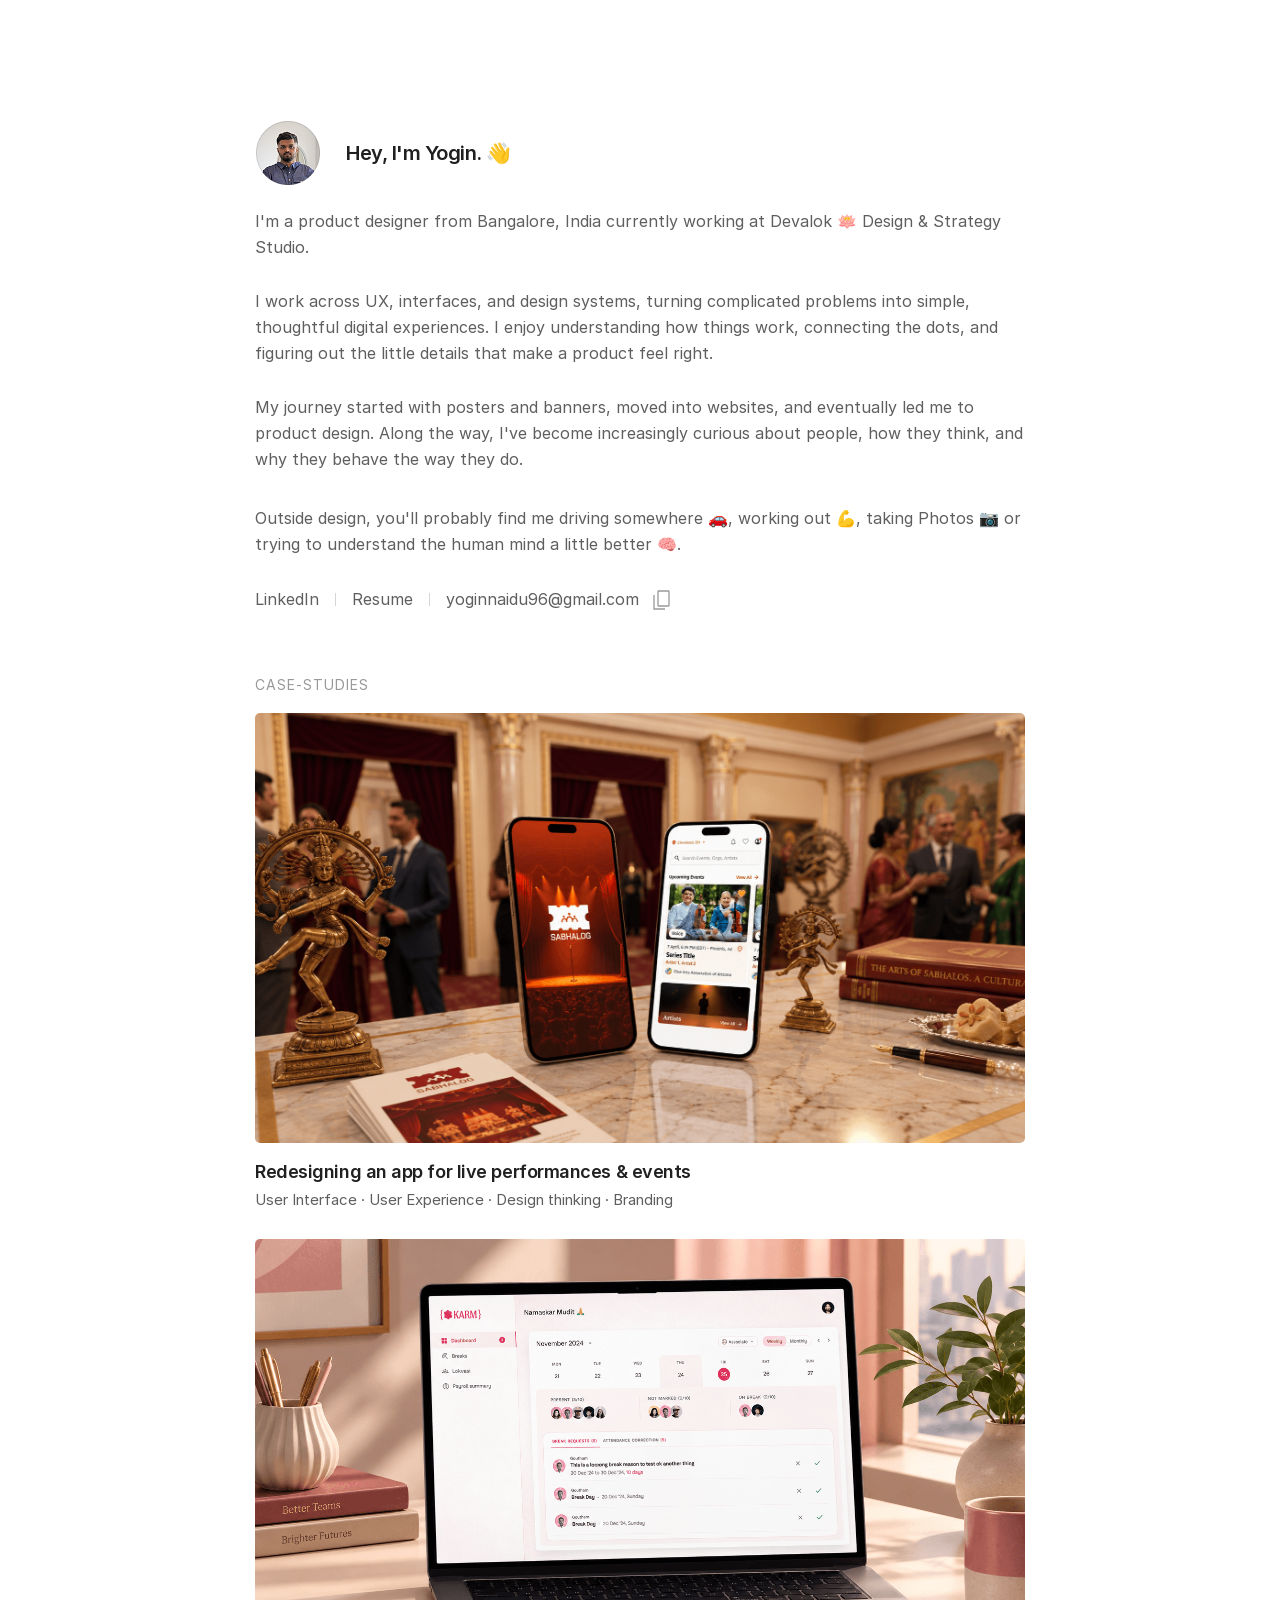
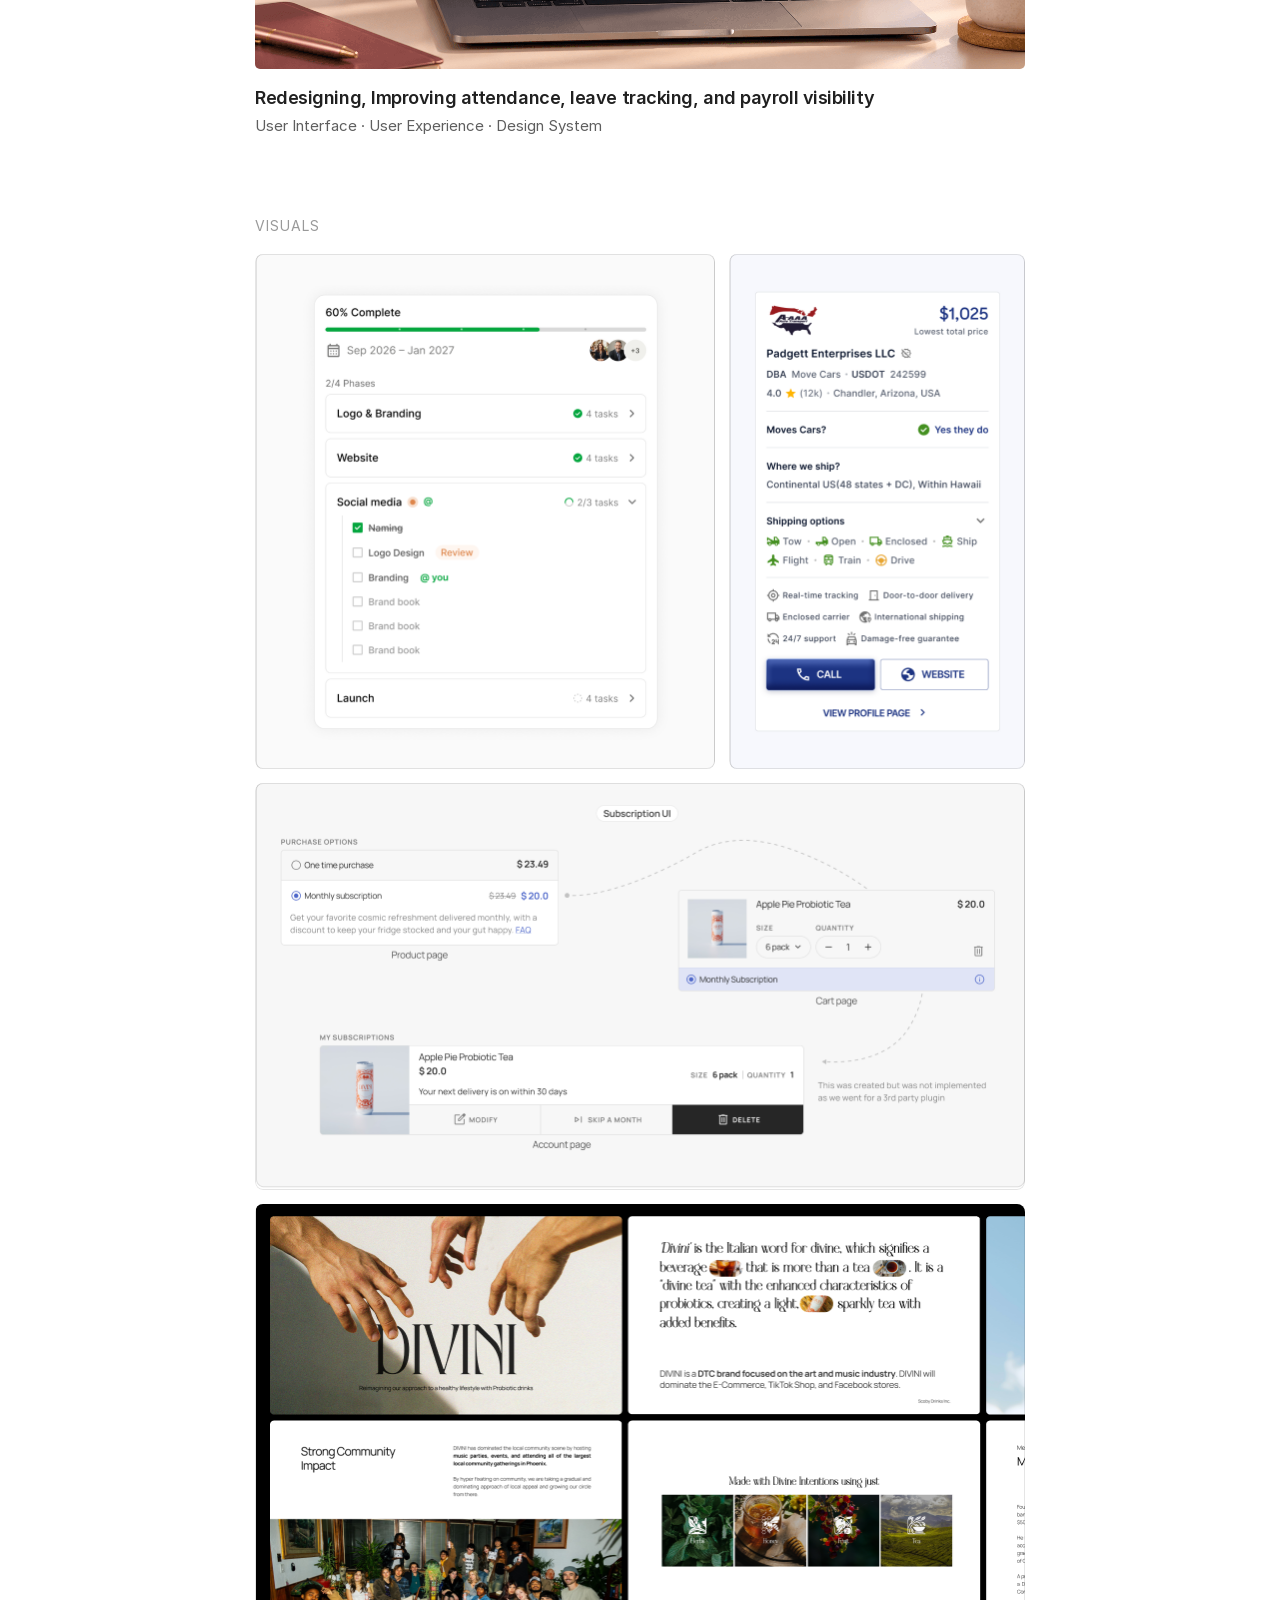
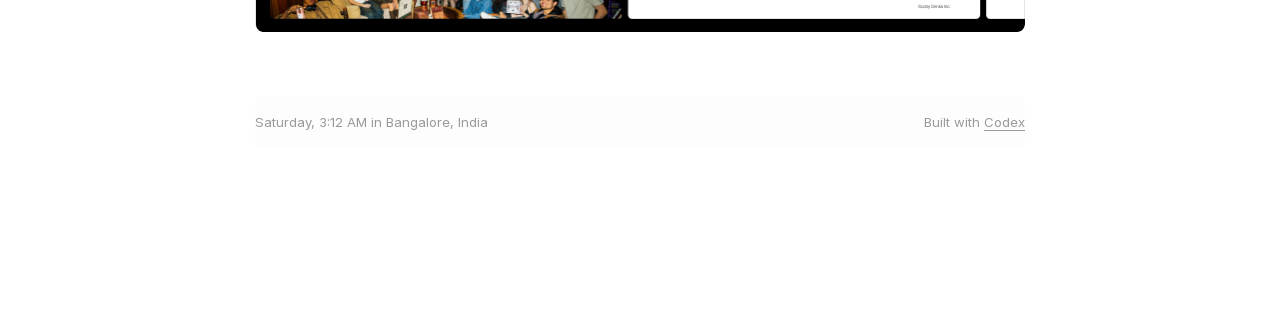
<file: index.html>
<!doctype html><html lang="en"><head><meta charset="UTF-8"><meta name="viewport" content="width=device-width,initial-scale=1"><title>Yogin — Product Designer</title><meta name="description" content="Yogin, a product designer from Bangalore working across UX, interfaces, and design systems."><link rel="stylesheet" href="style.css"></head><body>
<main><section class="intro"><div class="greeting"><img src="portrait.png" alt="Yogin" width="66" height="66"><h1>Hey, I'm Yogin. 👋</h1></div><div class="bio"><p>I'm a product designer from Bangalore, India currently working at <a href="https://devalok.in/" target="_blank" rel="noopener">Devalok 🪷 Design & Strategy Studio.</a></p><p>I work across UX, interfaces, and design systems, turning complicated problems into simple, thoughtful digital experiences. I enjoy understanding how things work, connecting the dots, and figuring out the little details that make a product feel right.</p><p>My journey started with posters and banners, moved into websites, and eventually led me to product design. Along the way, I've become increasingly curious about people, how they think, and why they behave the way they do.</p><p>Outside design, you'll probably find me driving somewhere 🚗, working out 💪, taking Photos 📷 or trying to understand the human mind a little better 🧠.</p></div><div class="contact-links"><a href="https://linkedin.com/in/contactyogins/" target="_blank" rel="noopener">LinkedIn</a><span class="divider"></span><a href="https://drive.google.com/file/d/1eOl78jkQSD7Cb9tSDRNxJt6uaEUkbofT/view?usp=sharing" target="_blank" rel="noopener">Resume</a><span class="divider"></span><a href="mailto:yoginnaidu96@gmail.com">yoginnaidu96@gmail.com</a><button id="copy-email" aria-label="Copy email address"><svg width="19" height="21" viewBox="0 0 19 21" aria-hidden="true"><rect x="6" y="2" width="11" height="15" rx=".5"/><path d="M13 20H2V6"/></svg></button><span id="copy-status" role="status"></span></div></section>
<section id="works" aria-labelledby="work-heading"><h2 class="section-label" id="work-heading">Case-studies</h2><a class="project" href="sabhalog.html"><img src="assets/loRuwwJJqiAyGA3d25DukJh90w.png" alt="Sabhalog mobile screens presented in a live performance setting" width="1678" height="937"><h3>Redesigning an app for live performances &amp; events</h3><p>User Interface · User Experience · Design thinking · Branding</p></a><a class="project" href="karm.html"><img src="assets/Xy5Z2av8AeMVnj5FiAiYWdoqyhY.png" alt="Karm platform for attendance, leave tracking, and payroll visibility" width="1536" height="1024"><h3>Redesigning, Improving attendance, leave tracking, and payroll visibility</h3><p>User Interface · User Experience · Design System</p></a></section>
<section id="visuals" aria-labelledby="visual-heading"><h2 class="section-label" id="visual-heading">Visuals</h2><div class="visual-grid"><figure><img src="assets/project-progress.png" alt="Project progress interface with expandable phases and task checklists" width="461" height="516" loading="lazy"></figure><figure><img src="assets/carrier-profile.png" alt="Vehicle carrier profile showing pricing, shipping options and contact actions" width="297" height="516" loading="lazy"></figure><figure class="wide"><img src="assets/subscription-ui.png" alt="Subscription UI connecting product purchase options, cart and subscription management" width="771" height="408" loading="lazy"></figure><figure class="wide"><img src="assets/divini-brand.png" alt="DIVINI brand presentation with editorial typography, photography and community storytelling" width="771" height="428" loading="lazy"></figure></div></section>
<footer><time id="local-time"></time><span>Built with <span class="stack">Codex</span></span></footer></main><script src="script.js"></script></body></html>
</file>
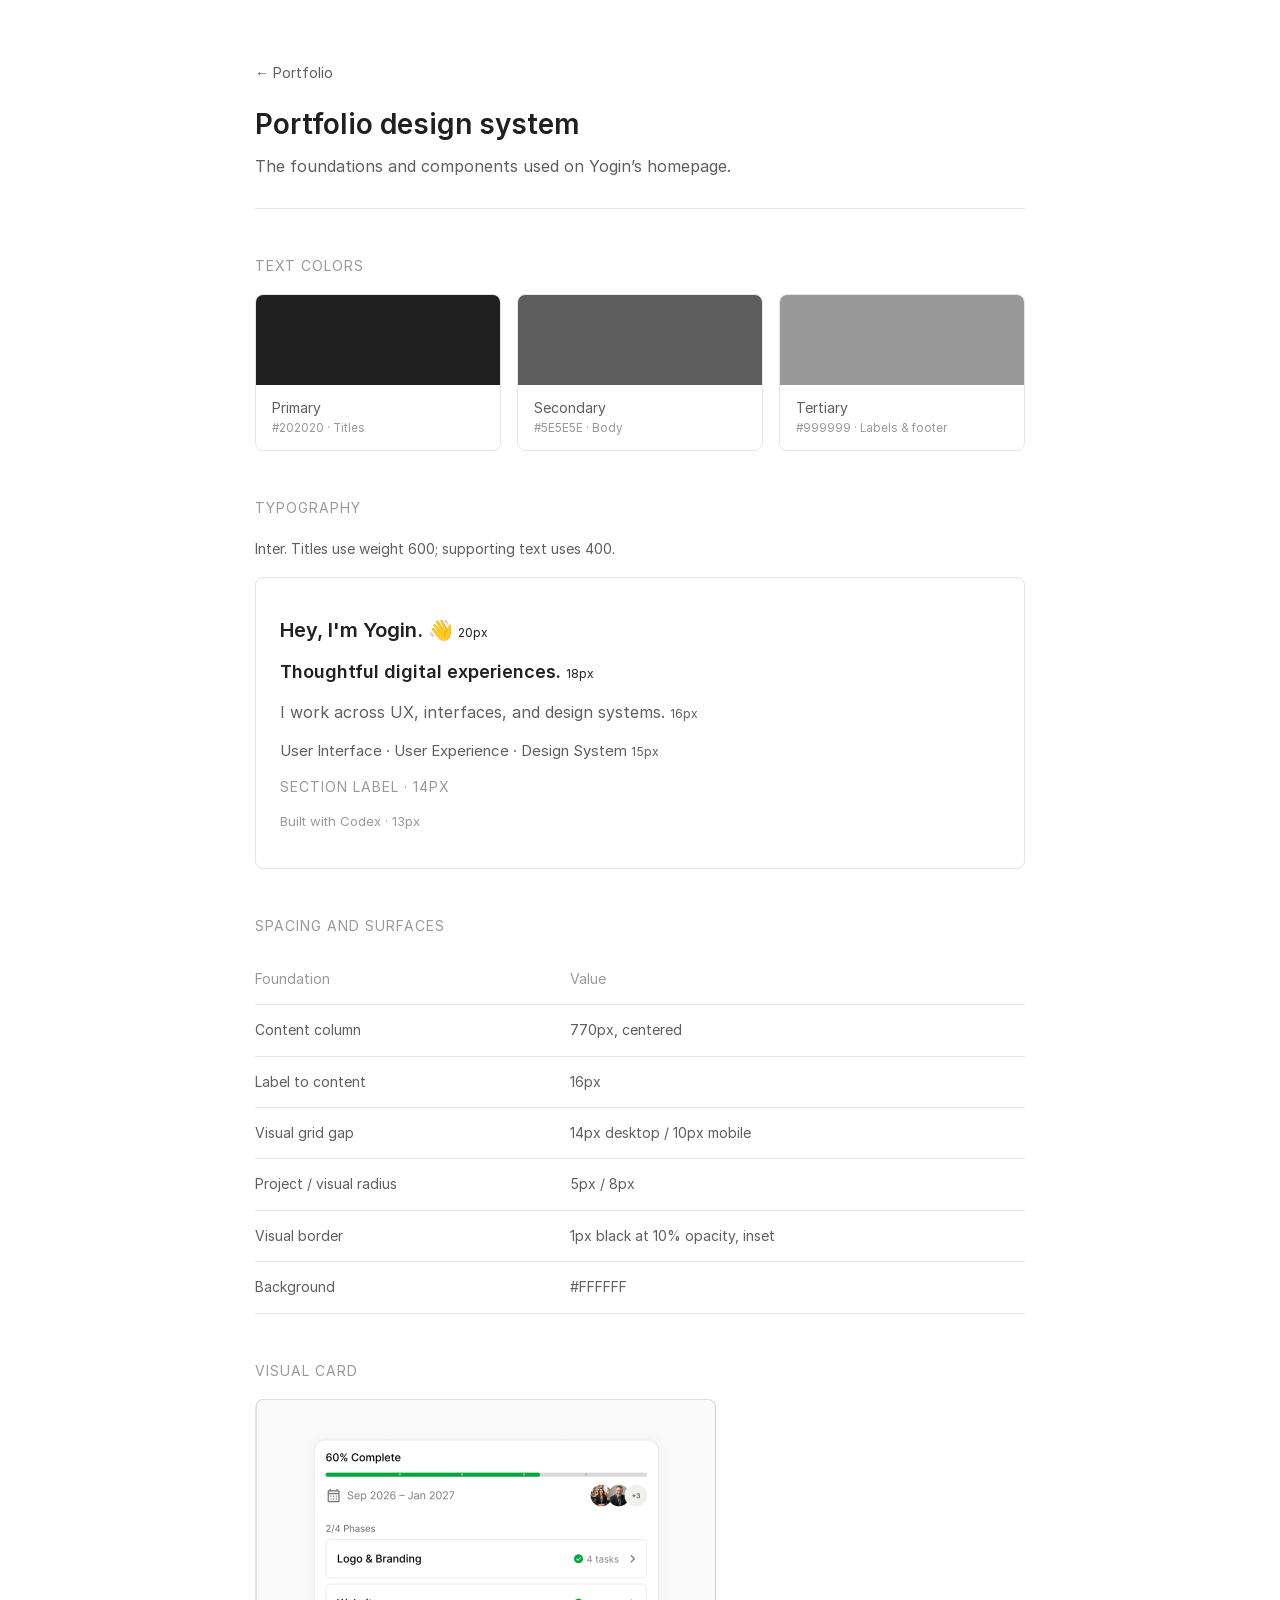
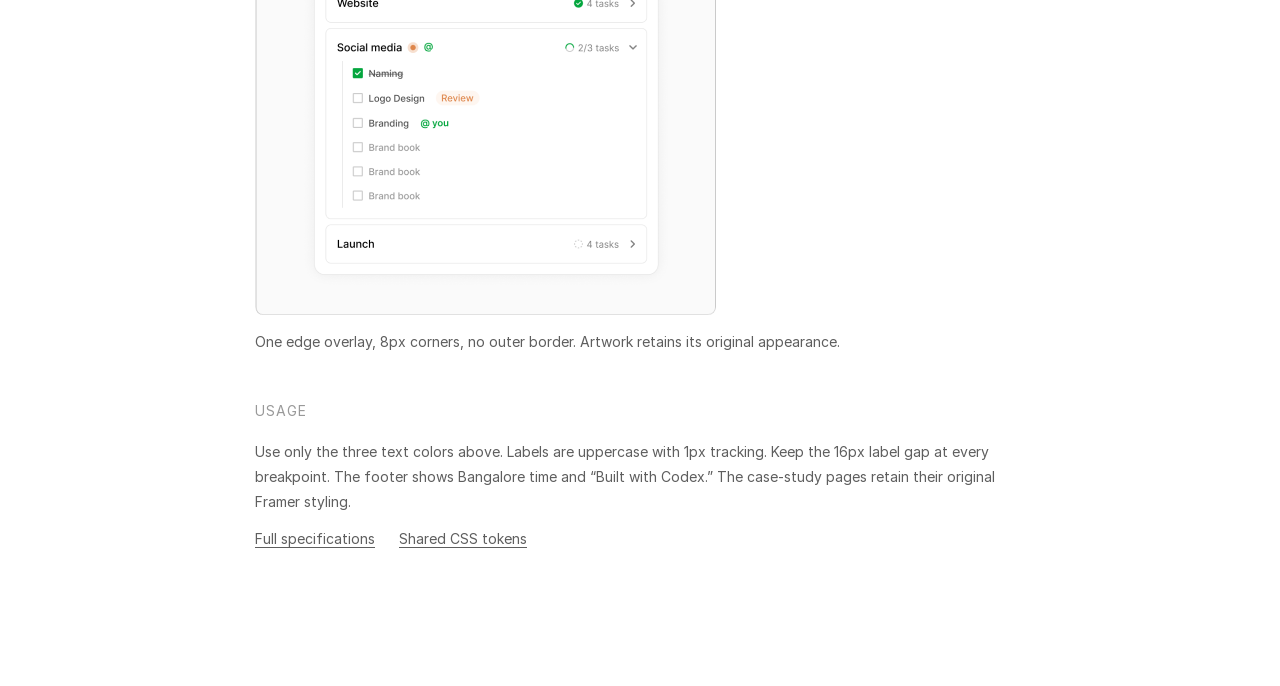
<file: design-system.html>
<!doctype html>
<html lang="en"><head><meta charset="utf-8"><meta name="viewport" content="width=device-width,initial-scale=1"><title>Yogin — Design System</title><link rel="stylesheet" href="style.css"><style>
body{min-height:100vh}main{padding:60px 0 90px}header{border-bottom:1px solid var(--border-subtle);padding-bottom:28px;margin-bottom:45px}h1{font-size:28px;color:var(--text-primary);margin:16px 0 8px;font-weight:600}header p{margin:0}header a{font-size:14px}section{margin:45px 0}.swatches{display:grid;grid-template-columns:repeat(3,1fr);gap:16px}.swatch{border:1px solid var(--border-subtle);border-radius:8px;overflow:hidden}.chip{height:90px;background:var(--sample)}.swatch p{padding:12px 16px;margin:0;font-size:14px}.swatch small{display:block;color:var(--text-tertiary)}table{width:100%;border-collapse:collapse;font-size:14px}th,td{text-align:left;padding:14px 0;border-bottom:1px solid var(--border-subtle)}th{color:var(--text-tertiary);font-weight:400}.example{border:1px solid var(--border-subtle);border-radius:8px;padding:24px;margin:16px 0}.intro-sample{font-size:20px;font-weight:600;color:var(--text-primary)}.title-sample{font-size:18px;font-weight:600;color:var(--text-primary)}.body-sample{font-size:16px;line-height:26px}.meta-sample{font-size:15px}.footer-sample{font-size:13px;color:var(--text-tertiary)}.example p{margin:12px 0}.notes{font-size:14px;line-height:1.8}.demo-card{max-width:461px}.demo-card img{width:100%;display:block}code{font-size:12px}.resources{display:flex;gap:24px;font-size:14px}.resources a{text-decoration:underline;text-underline-offset:3px}@media(max-width:540px){main{padding-top:35px}.swatches{gap:8px}.chip{height:60px}.swatch p{padding:10px;font-size:12px}table{font-size:12px}th,td{padding-right:10px}h1{font-size:24px}}
</style></head><body><main><header><a href="index.html">← Portfolio</a><h1>Portfolio design system</h1><p>The foundations and components used on Yogin’s homepage.</p></header>
<section><h2 class="section-label">Text colors</h2><div class="swatches"><div class="swatch"><div class="chip" style="--sample:var(--text-primary)"></div><p>Primary<small>#202020 · Titles</small></p></div><div class="swatch"><div class="chip" style="--sample:var(--text-secondary)"></div><p>Secondary<small>#5E5E5E · Body</small></p></div><div class="swatch"><div class="chip" style="--sample:var(--text-tertiary)"></div><p>Tertiary<small>#999999 · Labels & footer</small></p></div></div></section>
<section><h2 class="section-label">Typography</h2><p class="notes">Inter. Titles use weight 600; supporting text uses 400.</p><div class="example"><p class="intro-sample">Hey, I'm Yogin. 👋 <small style="font-size:12px;font-weight:400">20px</small></p><p class="title-sample">Thoughtful digital experiences. <small style="font-size:12px;font-weight:400">18px</small></p><p class="body-sample">I work across UX, interfaces, and design systems. <small style="font-size:12px">16px</small></p><p class="meta-sample">User Interface · User Experience · Design System <small style="font-size:12px">15px</small></p><p class="section-label">Section label · 14px</p><p class="footer-sample">Built with Codex · 13px</p></div></section>
<section><h2 class="section-label">Spacing and surfaces</h2><table><thead><tr><th>Foundation</th><th>Value</th></tr></thead><tbody><tr><td>Content column</td><td>770px, centered</td></tr><tr><td>Label to content</td><td>16px</td></tr><tr><td>Visual grid gap</td><td>14px desktop / 10px mobile</td></tr><tr><td>Project / visual radius</td><td>5px / 8px</td></tr><tr><td>Visual border</td><td>1px black at 10% opacity, inset</td></tr><tr><td>Background</td><td>#FFFFFF</td></tr></tbody></table></section>
<section><h2 class="section-label">Visual card</h2><div class="visual-grid demo-card" style="display:block"><figure><img src="assets/project-progress.png" alt="Project progress UI demonstrating the visual card border"></figure></div><p class="notes">One edge overlay, 8px corners, no outer border. Artwork retains its original appearance.</p></section>
<section><h2 class="section-label">Usage</h2><p class="notes">Use only the three text colors above. Labels are uppercase with 1px tracking. Keep the 16px label gap at every breakpoint. The footer shows Bangalore time and “Built with Codex.” The case-study pages retain their original Framer styling.</p><div class="resources"><a href="DESIGN-SYSTEM.md">Full specifications</a><a href="tokens.css">Shared CSS tokens</a></div></section></main></body></html>
</file>
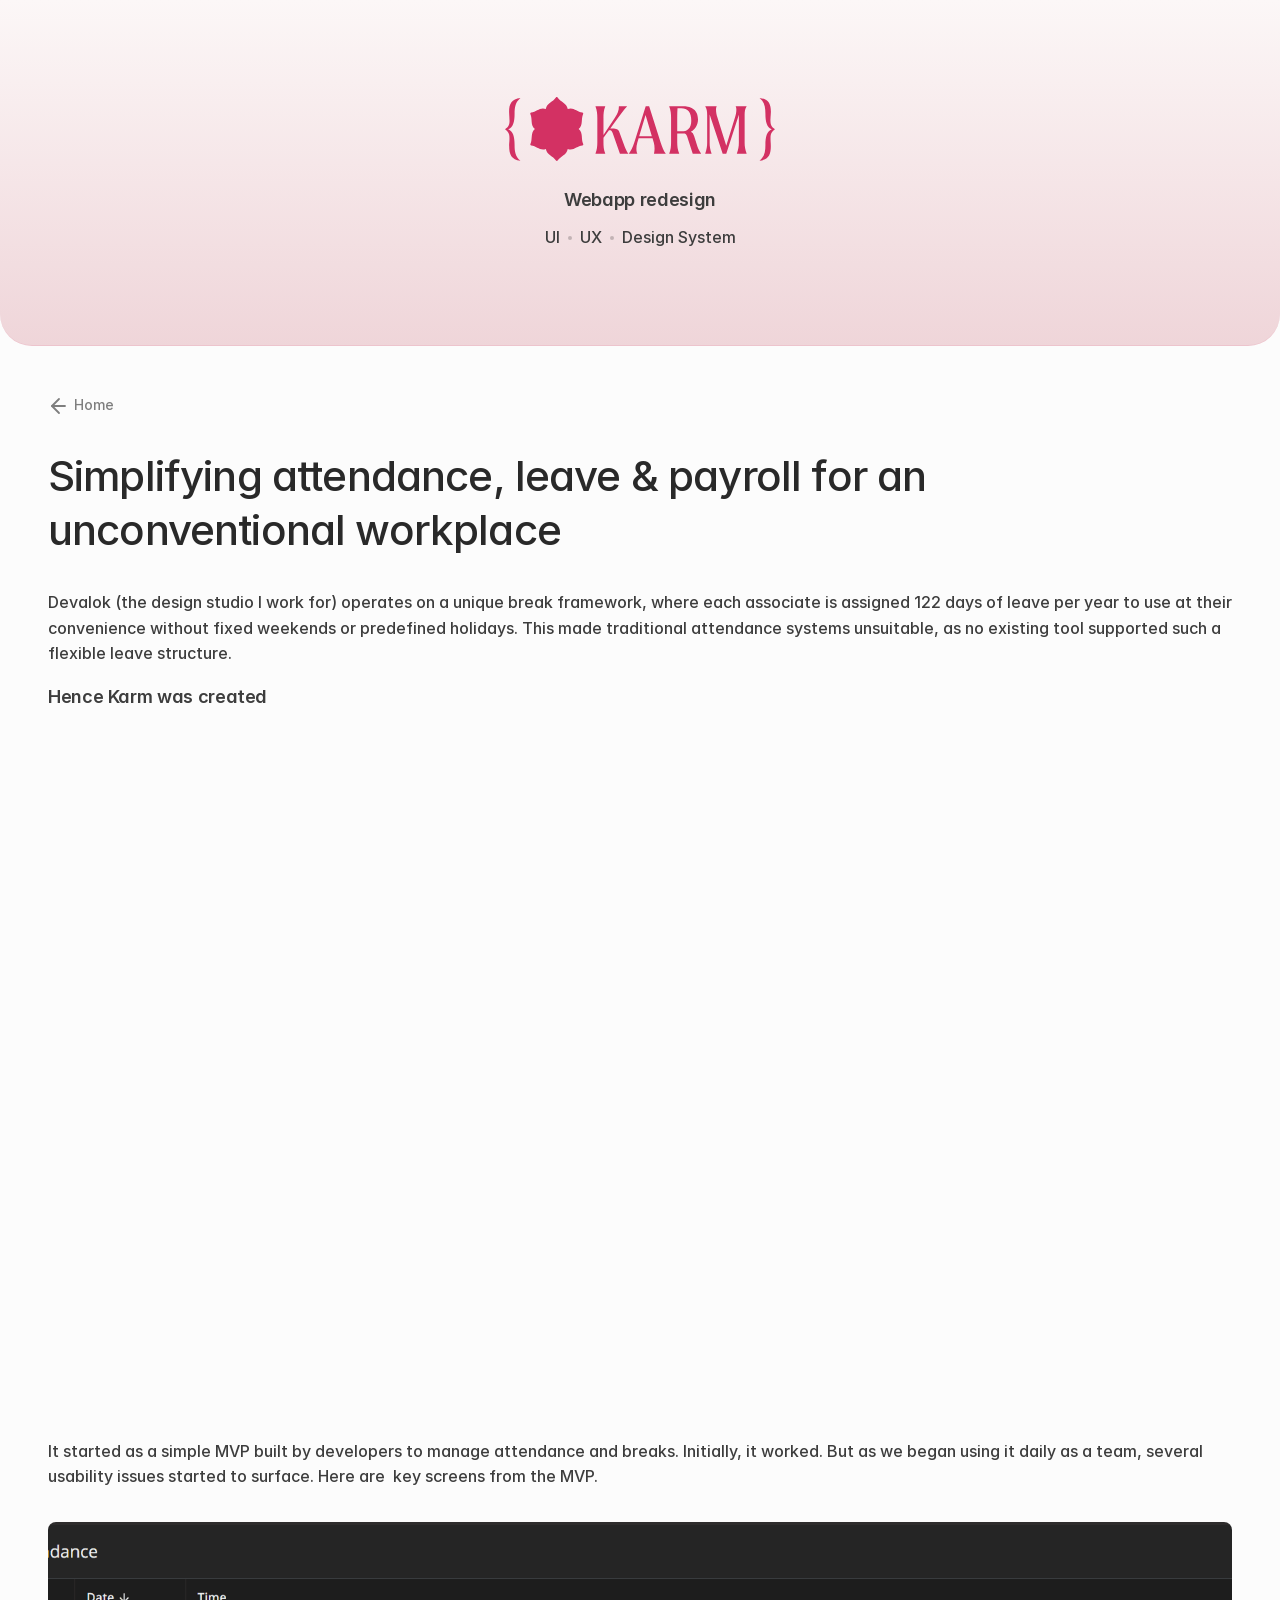
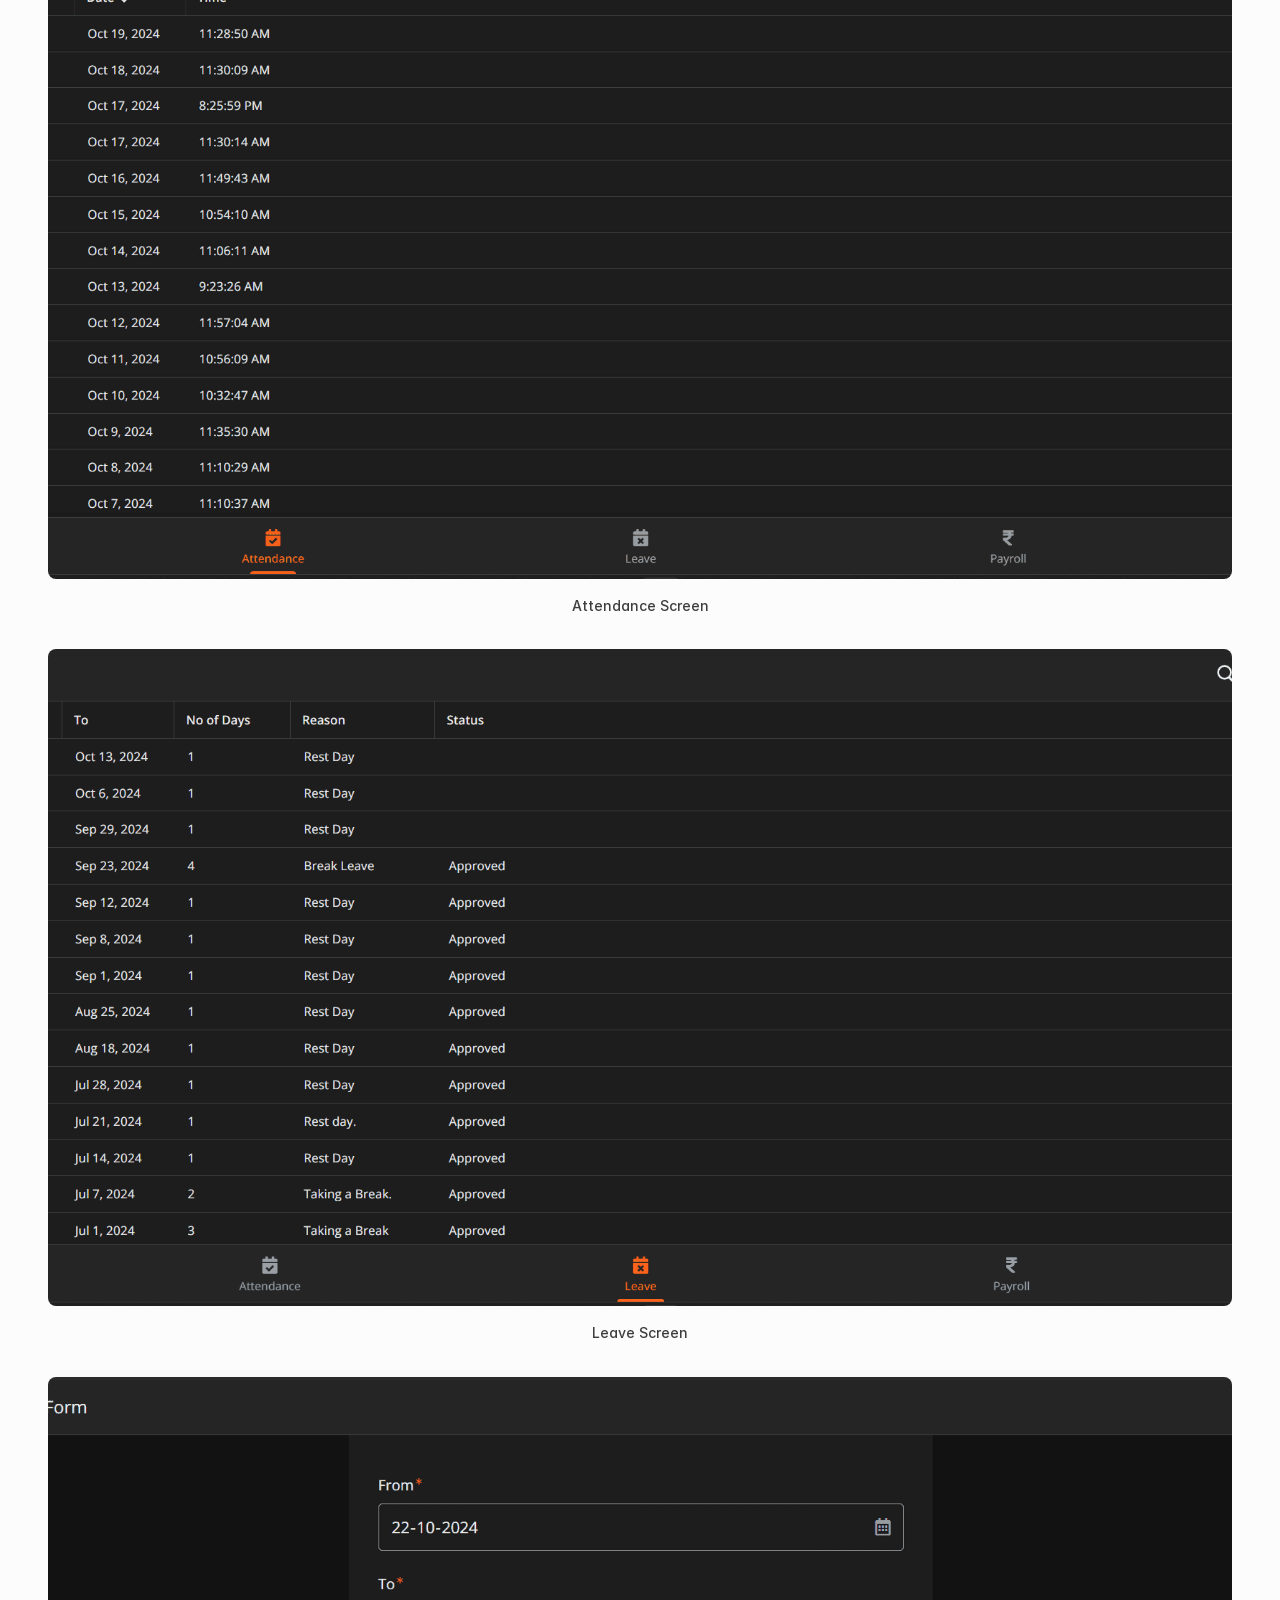
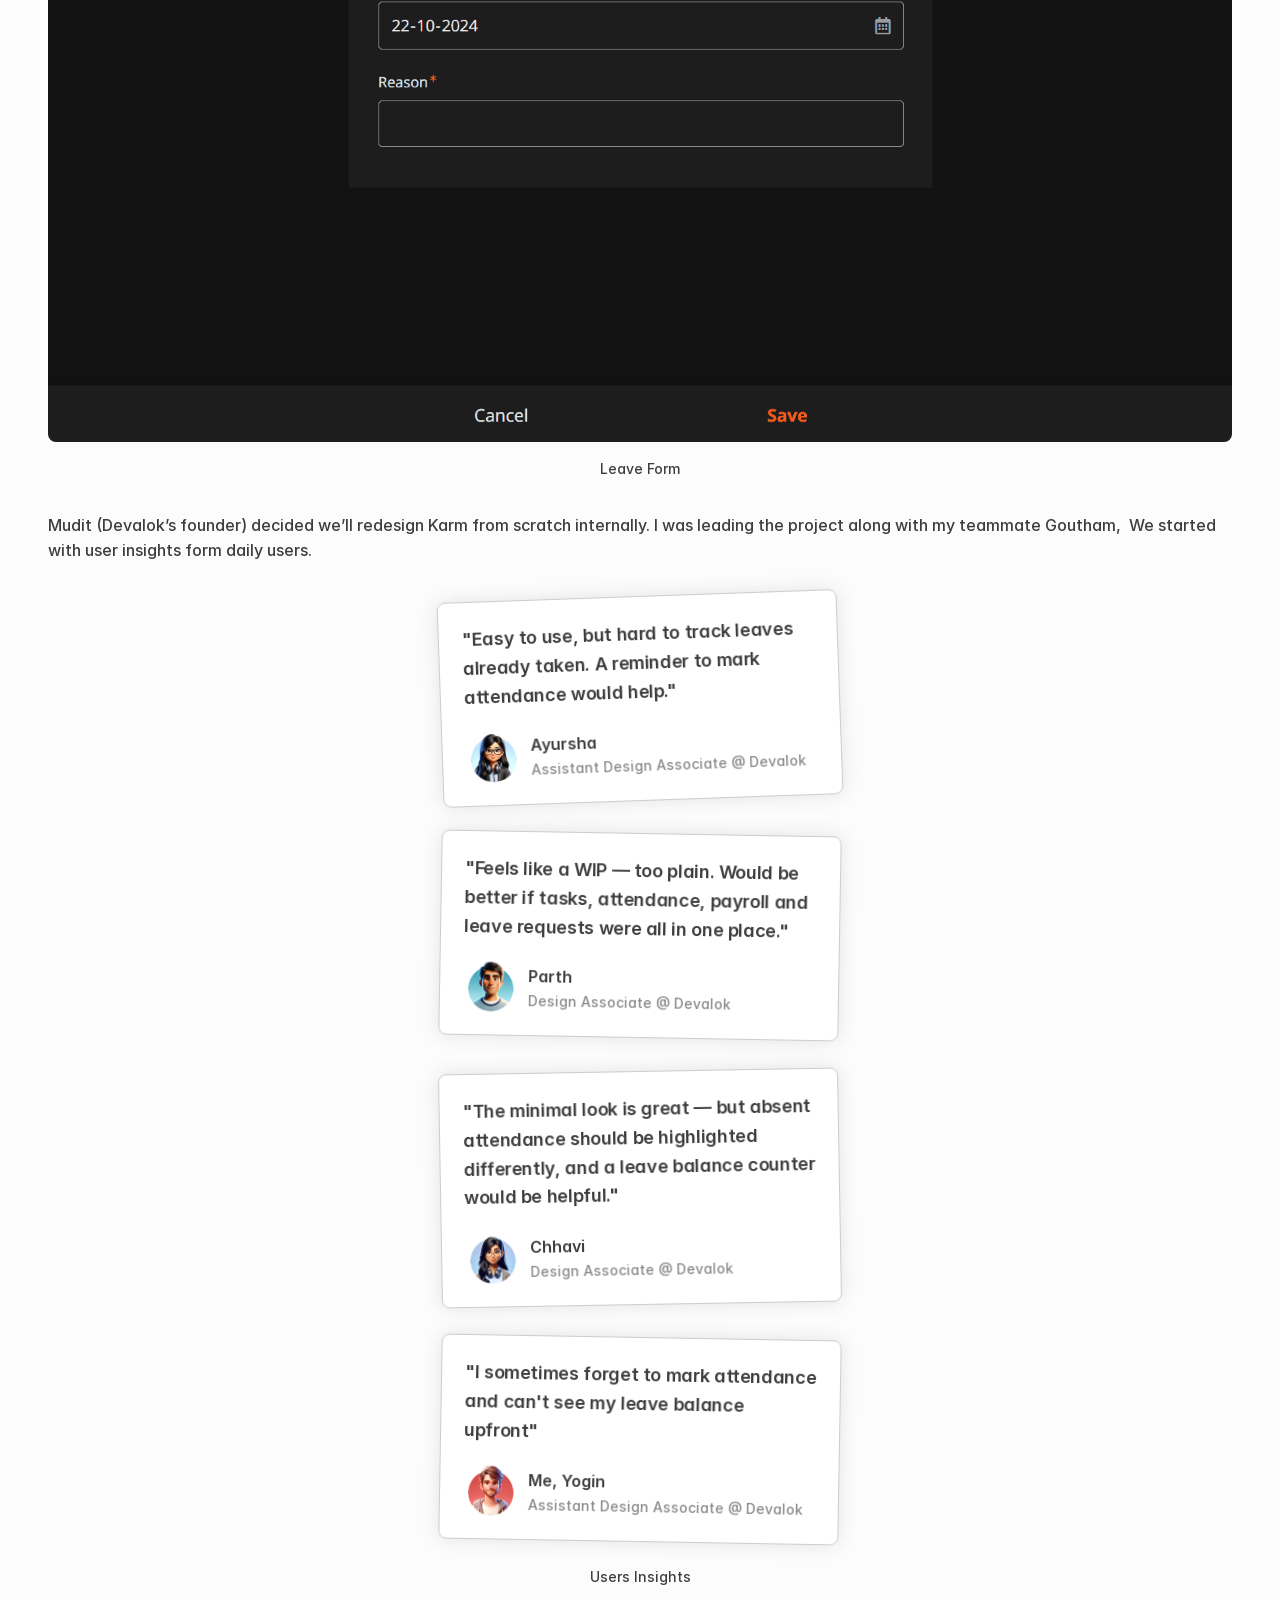
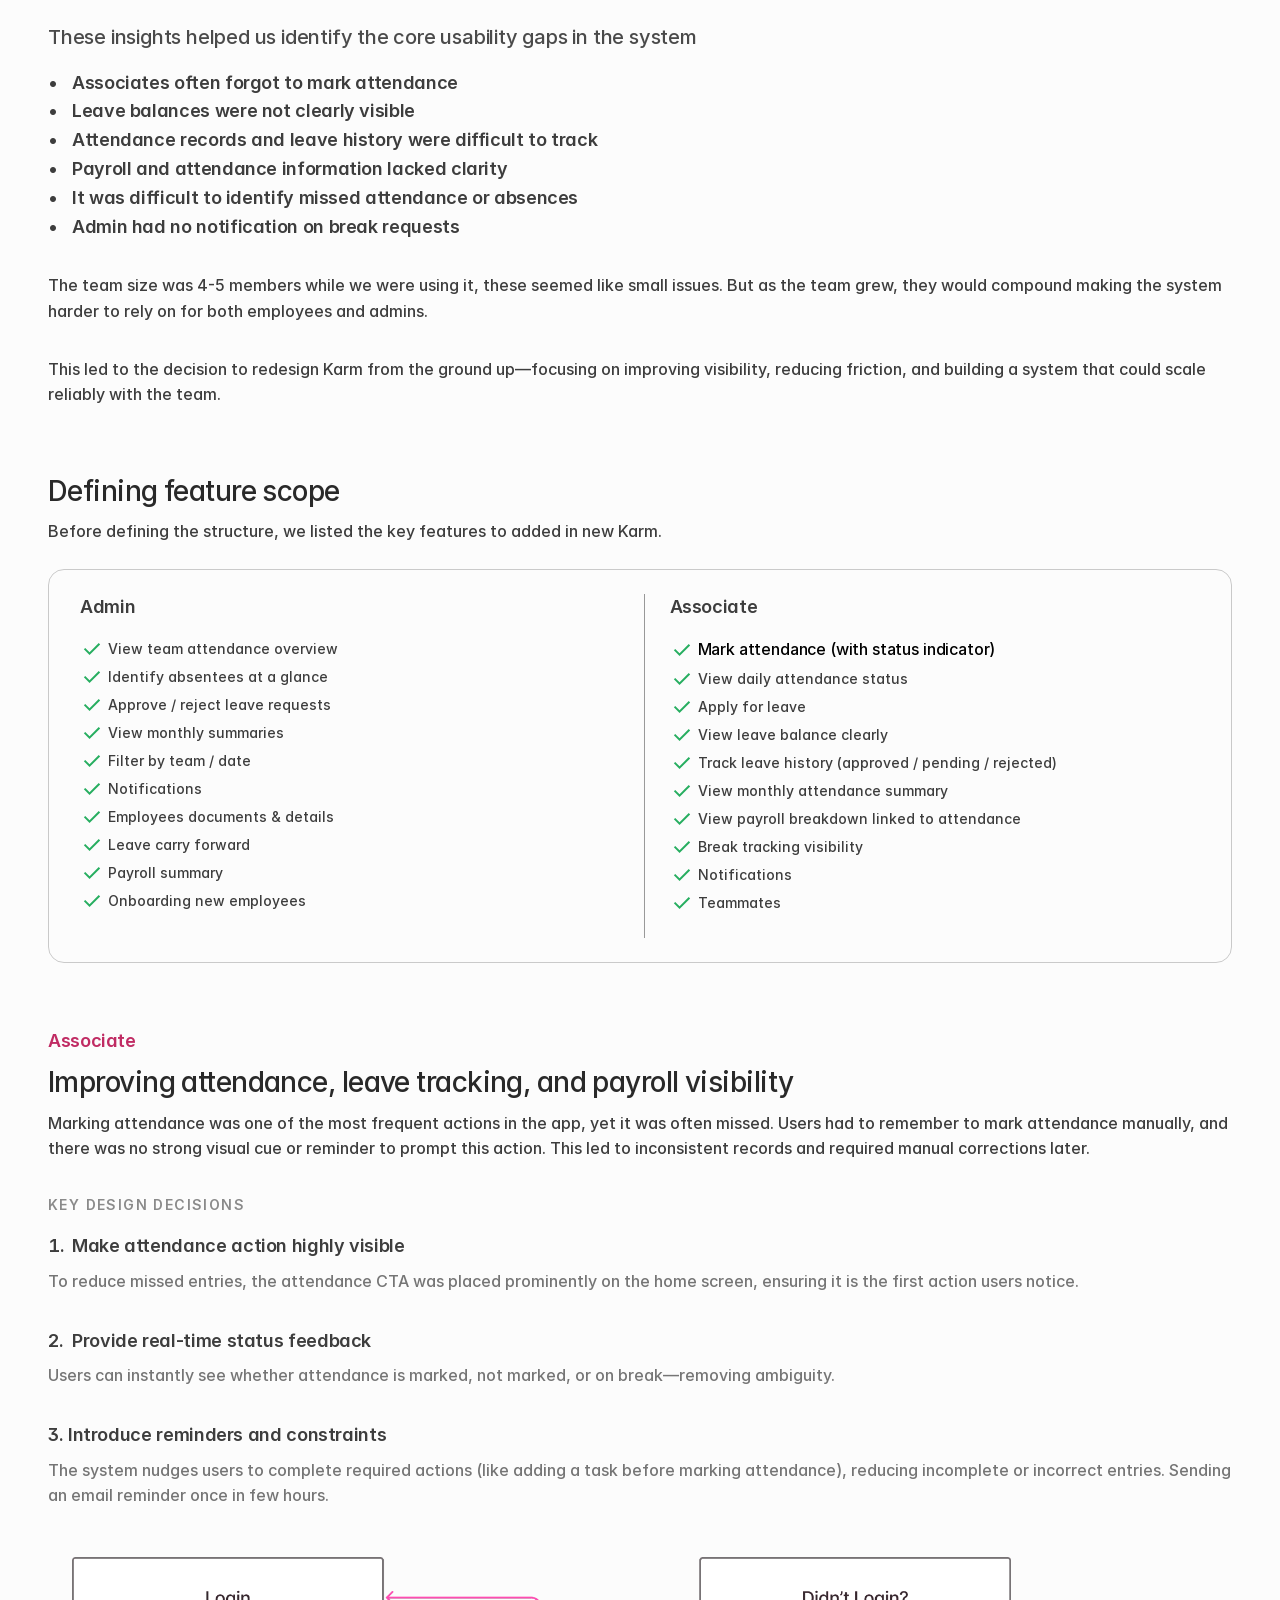
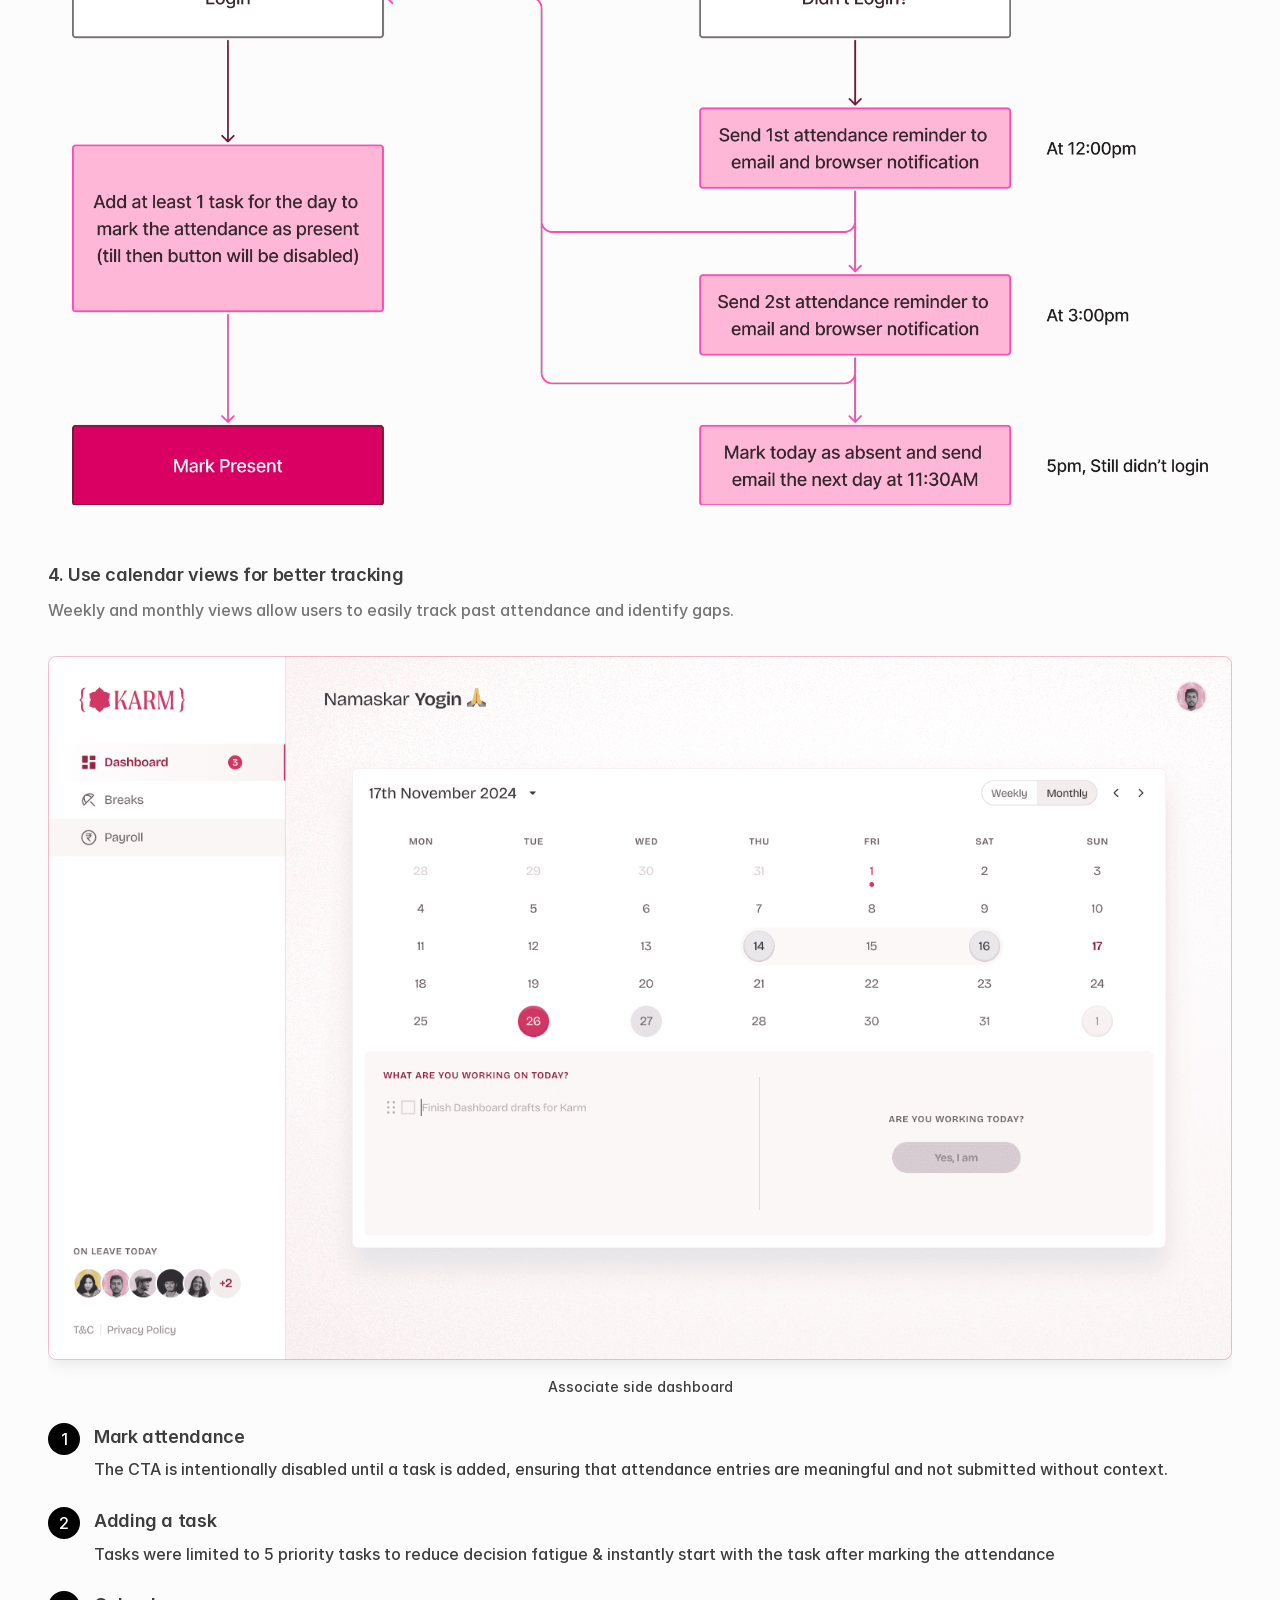
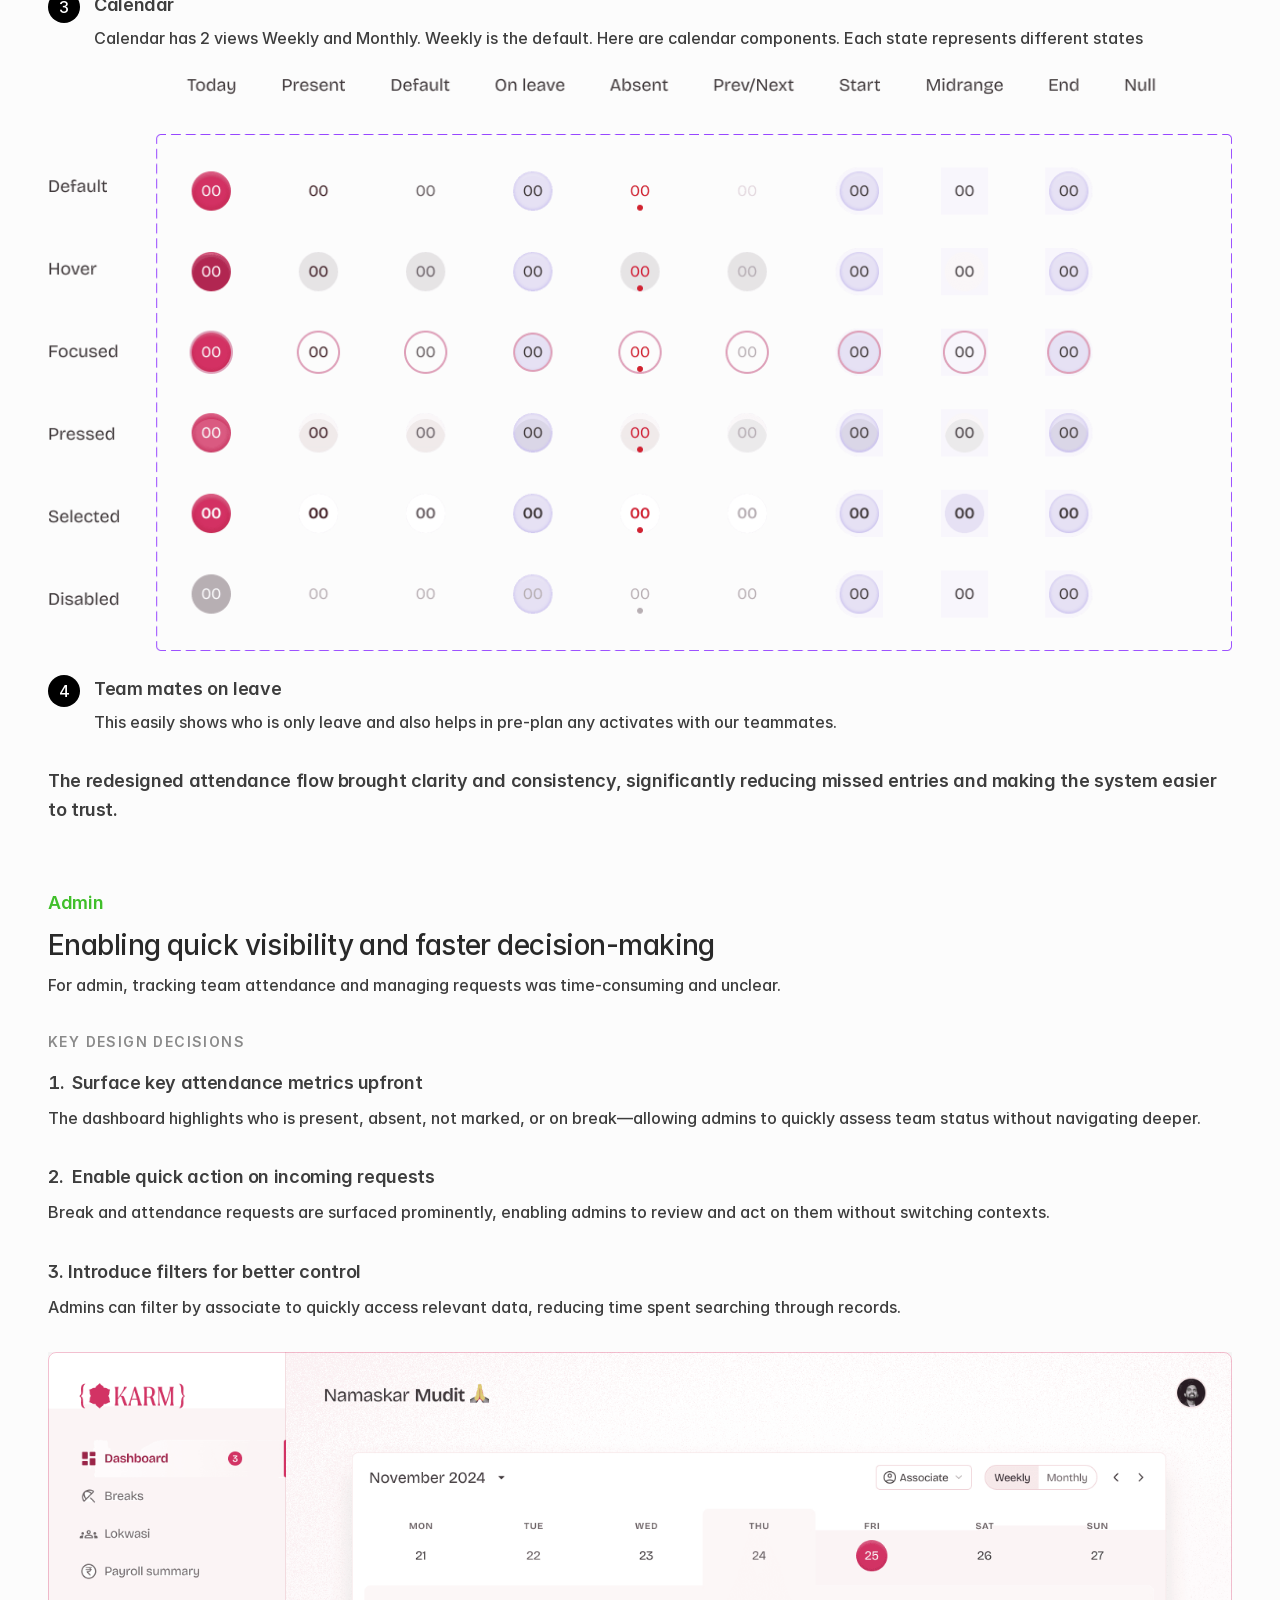
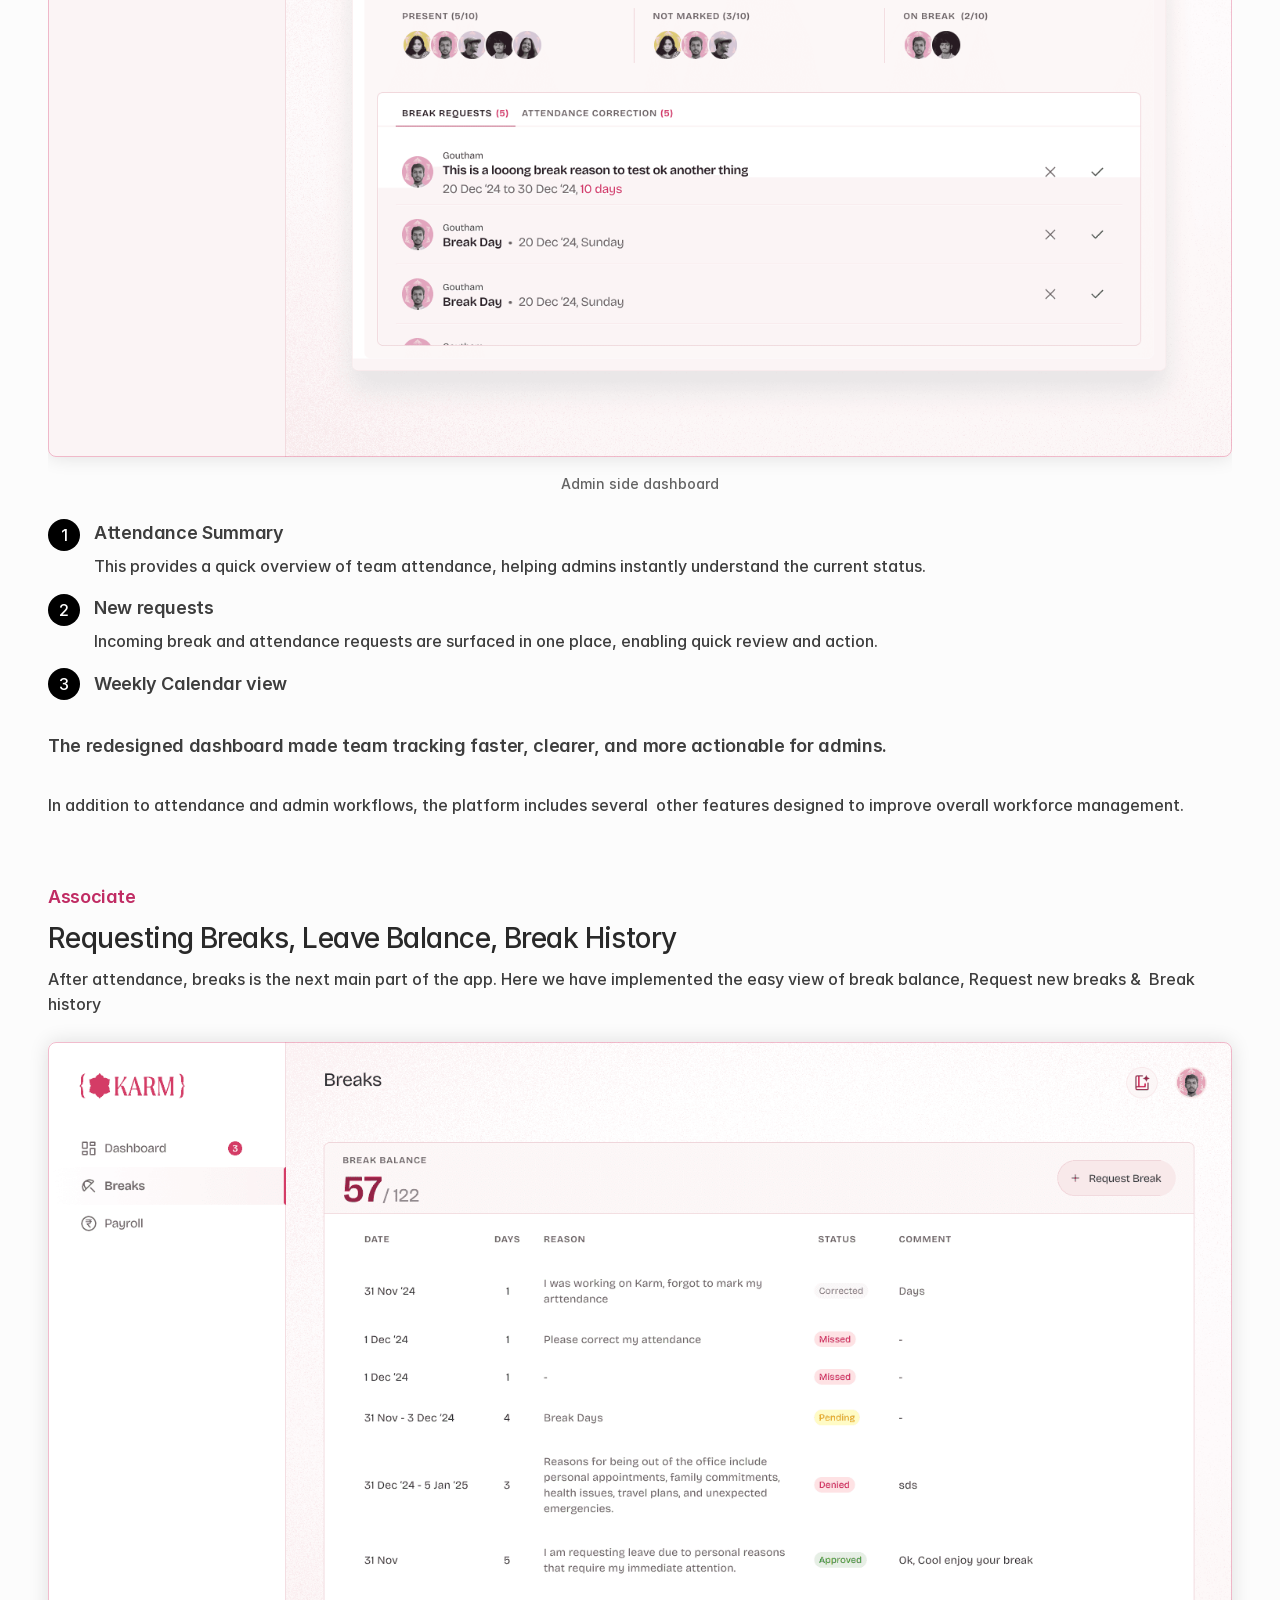
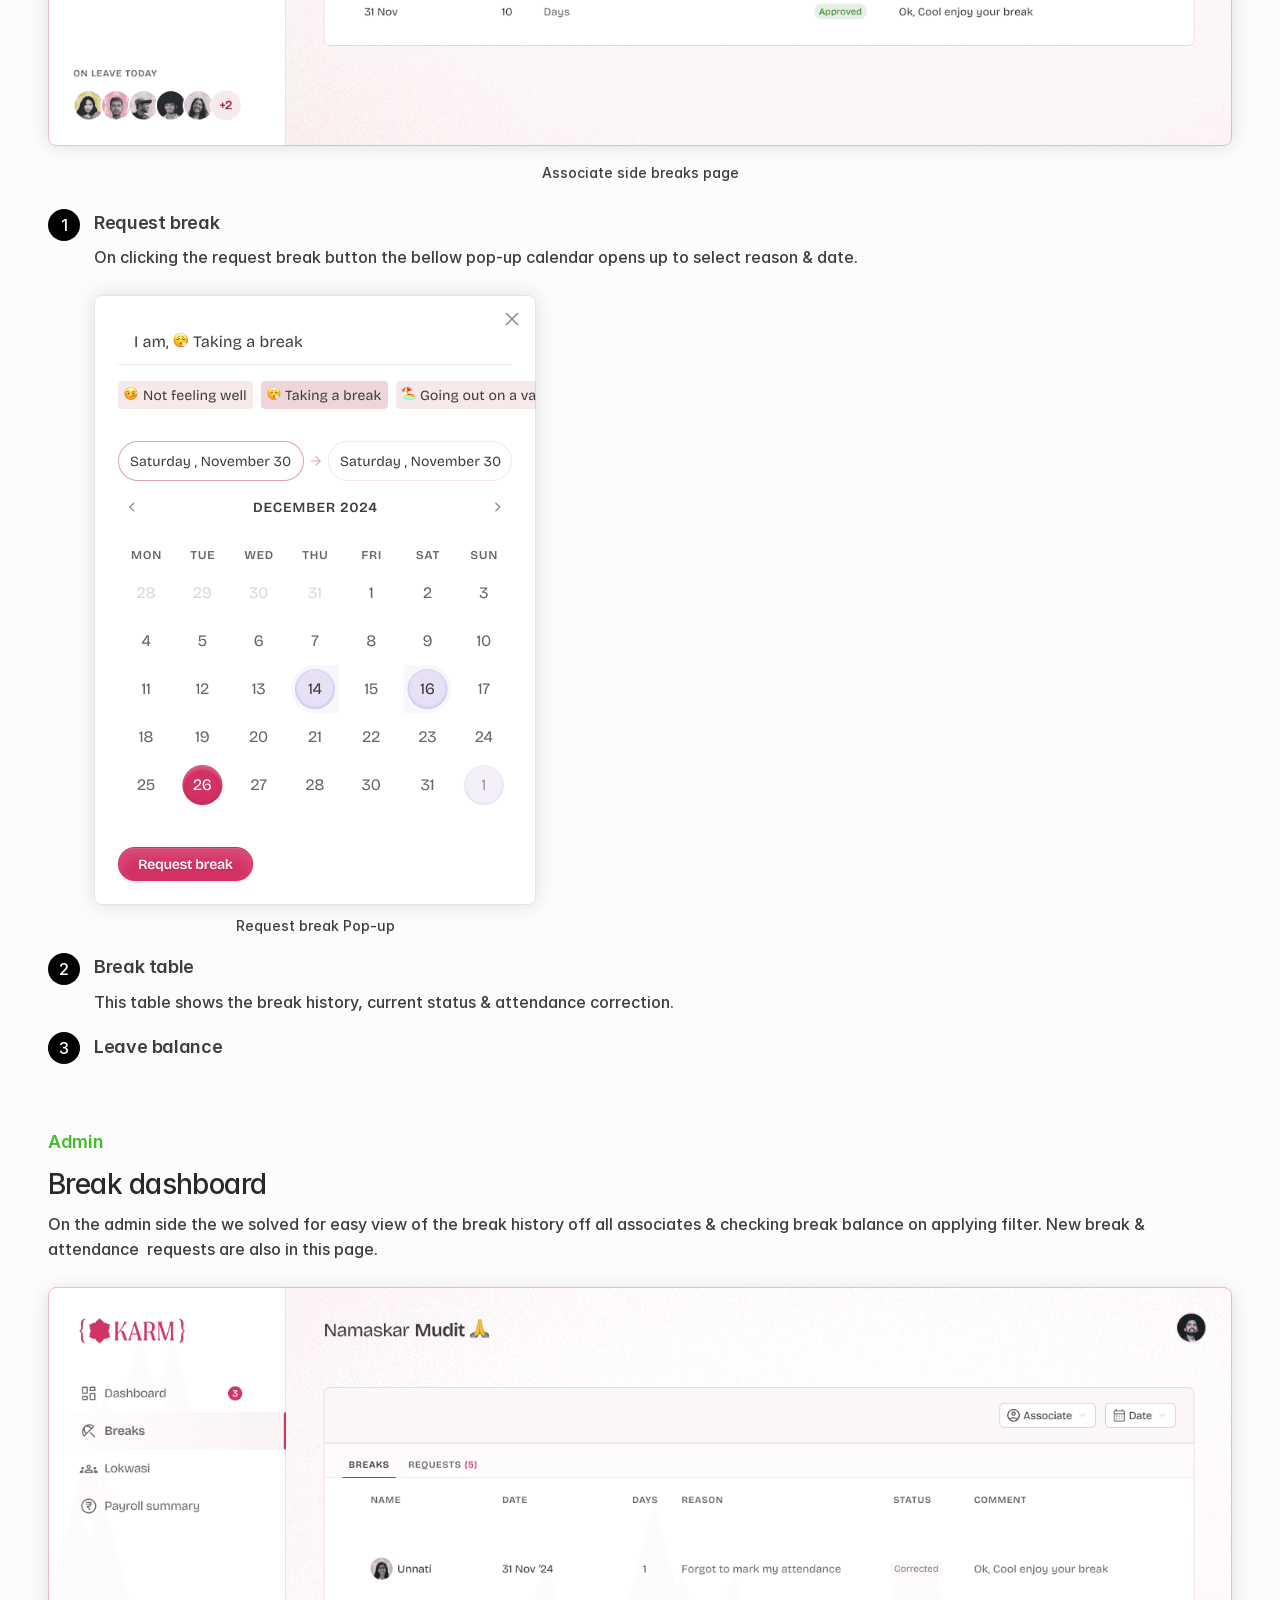
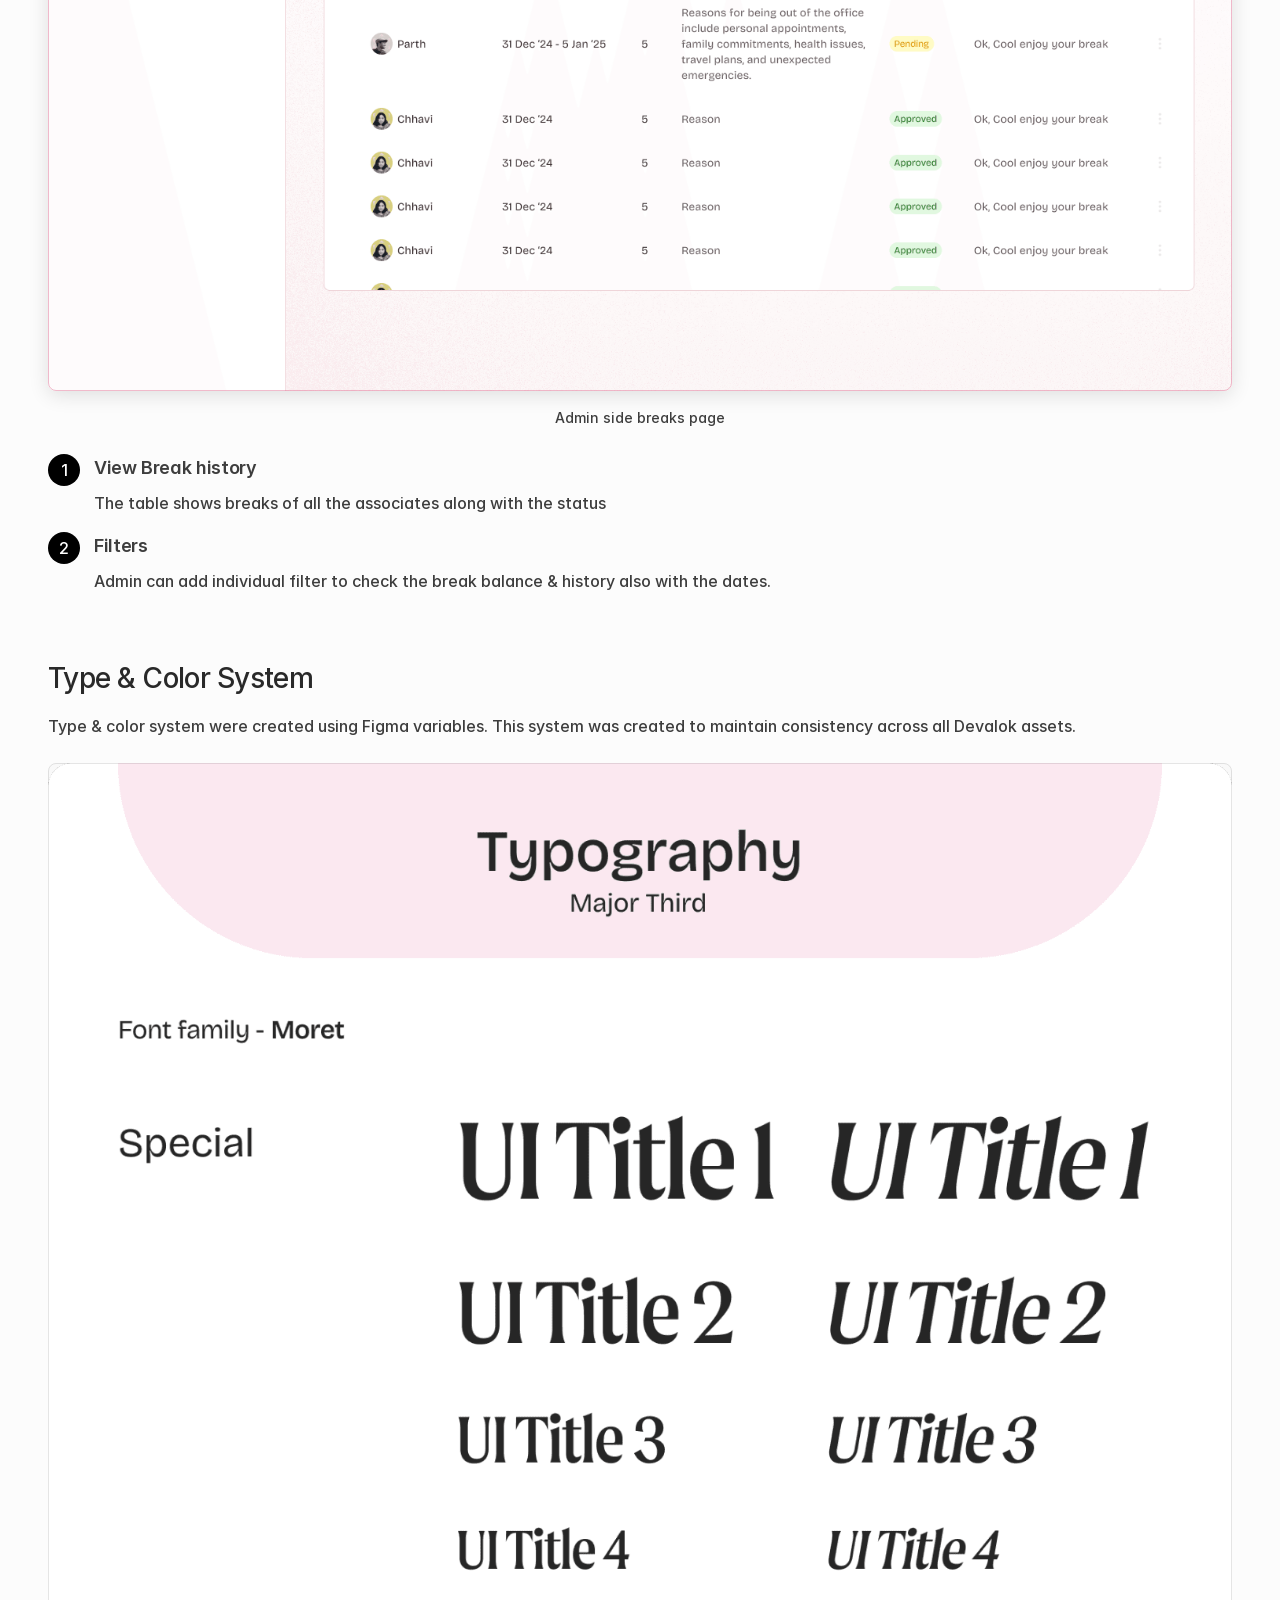
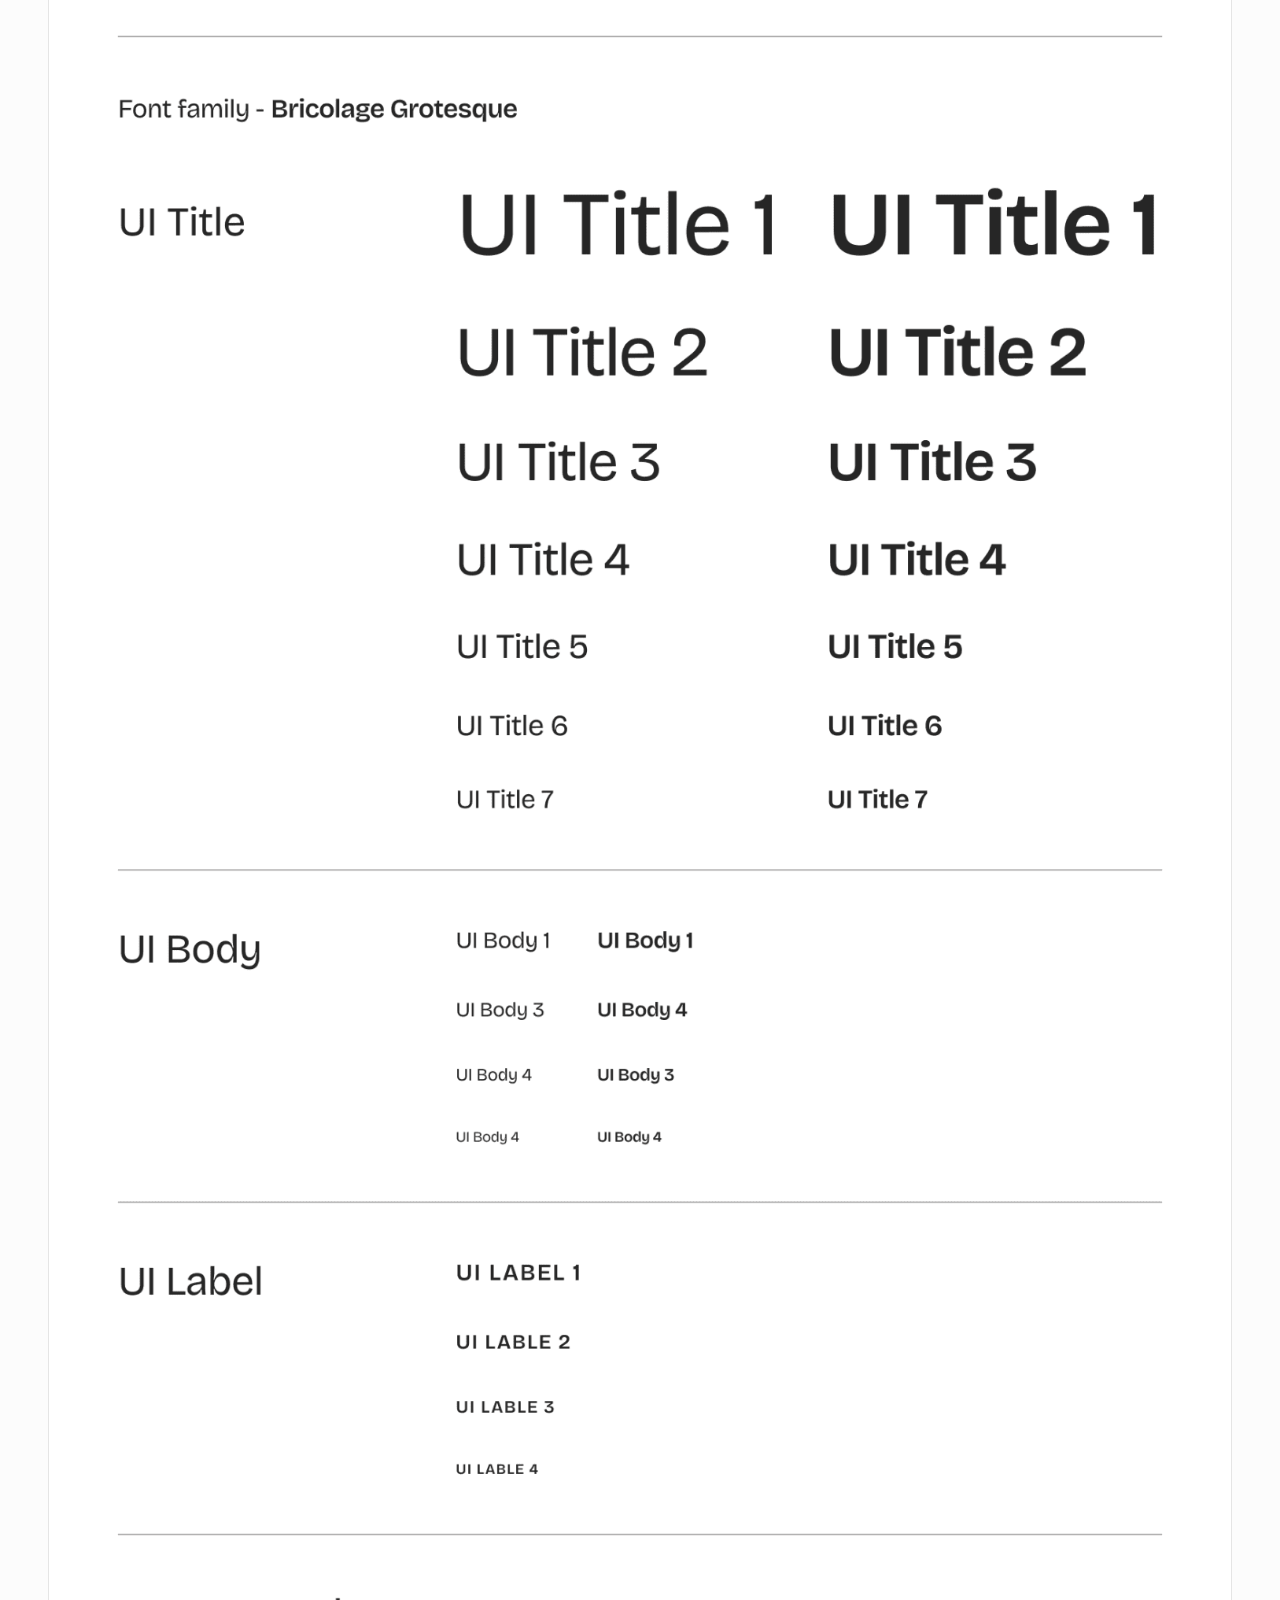
<file: karm.html>
<!doctype html>

<!-- Made in Framer · framer.com ✨ -->

<!-- Published Oct 1, 2026, 3:52 PM UTC -->

<html dir="ltr">

<head>

	<meta charset="utf-8">

	<meta name="viewport" content="width=device-width">

	<meta name="generator" content="Framer 0a25121">

	<title>My Framer Site</title>

    <link rel="canonical" href="karm.html"><meta property="og:url" content="https://yogin.framer.website/karm"><meta name="description" content="Made with Framer">

    <meta name="framer-search-index" content="https://framerusercontent.com/sites/64NfWUHSBBHigvLr3qugmo/searchIndex-RZovGJMWbmxK.json">

    <meta name="framer-search-index-fallback" content="https://framerusercontent.com/sites/64NfWUHSBBHigvLr3qugmo/searchIndex-zhmO5ghPEdsE.json">

    <link href="https://framerusercontent.com/sites/icons/default-favicon-light.v1.png" rel="icon" media="(prefers-color-scheme: light)">

    <link href="https://framerusercontent.com/sites/icons/default-favicon-dark.v1.png" rel="icon" media="(prefers-color-scheme: dark)">

    <link rel="apple-touch-icon" href="https://framerusercontent.com/sites/icons/default-touch-icon.v3.png">

    <!-- Open Graph -->

    <meta property="og:type" content="website">

    <meta property="og:title" content="My Framer Site">

    <meta property="og:description" content="Made with Framer">

    <!-- X -->

    <meta name="twitter:card" content="summary_large_image">

    <meta name="twitter:title" content="My Framer Site">

    <meta name="twitter:description" content="Made with Framer">

	

	

	

	

	<!-- Start of headStart -->

    

    <!-- End of headStart -->

	

	<style data-framer-font-css>@font-face { font-family: "Inter"; src: url("framer-assets/5A3Ce6C9YYmCjpQx9M4inSaKU.woff2"); font-display: swap; font-style: normal; font-weight: 500; unicode-range: U+0460-052F, U+1C80-1C88, U+20B4, U+2DE0-2DFF, U+A640-A69F, U+FE2E-FE2F }

@font-face { font-family: "Inter"; src: url("framer-assets/Qx95Xyt0Ka3SGhinnbXIGpEIyP4.woff2"); font-display: swap; font-style: normal; font-weight: 500; unicode-range: U+0301, U+0400-045F, U+0490-0491, U+04B0-04B1, U+2116 }

@font-face { font-family: "Inter"; src: url("framer-assets/6mJuEAguuIuMog10gGvH5d3cl8.woff2"); font-display: swap; font-style: normal; font-weight: 500; unicode-range: U+1F00-1FFF }

@font-face { font-family: "Inter"; src: url("framer-assets/xYYWaj7wCU5zSQH0eXvSaS19wo.woff2"); font-display: swap; font-style: normal; font-weight: 500; unicode-range: U+0370-03FF }

@font-face { font-family: "Inter"; src: url("framer-assets/otTaNuNpVK4RbdlT7zDDdKvQBA.woff2"); font-display: swap; font-style: normal; font-weight: 500; unicode-range: U+0100-024F, U+0259, U+1E00-1EFF, U+2020, U+20A0-20AB, U+20AD-20CF, U+2113, U+2C60-2C7F, U+A720-A7FF }

@font-face { font-family: "Inter"; src: url("framer-assets/UjlFhCnUjxhNfep4oYBPqnEssyo.woff2"); font-display: swap; font-style: normal; font-weight: 500; unicode-range: U+0000-00FF, U+0131, U+0152-0153, U+02BB-02BC, U+02C6, U+02DA, U+02DC, U+2000-206F, U+2070, U+2074-207E, U+2080-208E, U+20AC, U+2122, U+2191, U+2193, U+2212, U+2215, U+FEFF, U+FFFD }

@font-face { font-family: "Inter"; src: url("framer-assets/DolVirEGb34pEXEp8t8FQBSK4.woff2"); font-display: swap; font-style: normal; font-weight: 500; unicode-range: U+0102-0103, U+0110-0111, U+0128-0129, U+0168-0169, U+01A0-01A1, U+01AF-01B0, U+1EA0-1EF9, U+20AB }

@font-face { font-family: "Inter"; src: url("framer-assets/H89BbHkbHDzlxZzxi8uPzTsp90.woff2"); font-display: swap; font-style: italic; font-weight: 700; unicode-range: U+0460-052F, U+1C80-1C88, U+20B4, U+2DE0-2DFF, U+A640-A69F, U+FE2E-FE2F }

@font-face { font-family: "Inter"; src: url("framer-assets/u6gJwDuwB143kpNK1T1MDKDWkMc.woff2"); font-display: swap; font-style: italic; font-weight: 700; unicode-range: U+0301, U+0400-045F, U+0490-0491, U+04B0-04B1, U+2116 }

@font-face { font-family: "Inter"; src: url("framer-assets/43sJ6MfOPh1LCJt46OvyDuSbA6o.woff2"); font-display: swap; font-style: italic; font-weight: 700; unicode-range: U+1F00-1FFF }

@font-face { font-family: "Inter"; src: url("framer-assets/wccHG0r4gBDAIRhfHiOlq6oEkqw.woff2"); font-display: swap; font-style: italic; font-weight: 700; unicode-range: U+0370-03FF }

@font-face { font-family: "Inter"; src: url("framer-assets/WZ367JPwf9bRW6LdTHN8rXgSjw.woff2"); font-display: swap; font-style: italic; font-weight: 700; unicode-range: U+0100-024F, U+0259, U+1E00-1EFF, U+2020, U+20A0-20AB, U+20AD-20CF, U+2113, U+2C60-2C7F, U+A720-A7FF }

@font-face { font-family: "Inter"; src: url("framer-assets/ia3uin3hQWqDrVloC1zEtYHWw.woff2"); font-display: swap; font-style: italic; font-weight: 700; unicode-range: U+0000-00FF, U+0131, U+0152-0153, U+02BB-02BC, U+02C6, U+02DA, U+02DC, U+2000-206F, U+2070, U+2074-207E, U+2080-208E, U+20AC, U+2122, U+2191, U+2193, U+2212, U+2215, U+FEFF, U+FFFD }

@font-face { font-family: "Inter"; src: url("framer-assets/2A4Xx7CngadFGlVV4xrO06OBHY.woff2"); font-display: swap; font-style: italic; font-weight: 700; unicode-range: U+0102-0103, U+0110-0111, U+0128-0129, U+0168-0169, U+01A0-01A1, U+01AF-01B0, U+1EA0-1EF9, U+20AB }

@font-face { font-family: "Inter"; src: url("framer-assets/khkJkwSL66WFg8SX6Wa726c.woff2"); font-display: swap; font-style: italic; font-weight: 500; unicode-range: U+0460-052F, U+1C80-1C88, U+20B4, U+2DE0-2DFF, U+A640-A69F, U+FE2E-FE2F }

@font-face { font-family: "Inter"; src: url("framer-assets/0E7IMbDzcGABpBwwqNEt60wU0w.woff2"); font-display: swap; font-style: italic; font-weight: 500; unicode-range: U+0301, U+0400-045F, U+0490-0491, U+04B0-04B1, U+2116 }

@font-face { font-family: "Inter"; src: url("framer-assets/NTJ0nQgIF0gcDelS14zQ9NR9Q.woff2"); font-display: swap; font-style: italic; font-weight: 500; unicode-range: U+1F00-1FFF }

@font-face { font-family: "Inter"; src: url("framer-assets/QrcNhgEPfRl0LS8qz5Ln8olanl8.woff2"); font-display: swap; font-style: italic; font-weight: 500; unicode-range: U+0370-03FF }

@font-face { font-family: "Inter"; src: url("framer-assets/JEXmejW8mXOYMtt0hyRg811kHac.woff2"); font-display: swap; font-style: italic; font-weight: 500; unicode-range: U+0100-024F, U+0259, U+1E00-1EFF, U+2020, U+20A0-20AB, U+20AD-20CF, U+2113, U+2C60-2C7F, U+A720-A7FF }

@font-face { font-family: "Inter"; src: url("framer-assets/Bo5CNzBv77CafbxOtKIkpw9egw.woff2"); font-display: swap; font-style: italic; font-weight: 500; unicode-range: U+0000-00FF, U+0131, U+0152-0153, U+02BB-02BC, U+02C6, U+02DA, U+02DC, U+2000-206F, U+2070, U+2074-207E, U+2080-208E, U+20AC, U+2122, U+2191, U+2193, U+2212, U+2215, U+FEFF, U+FFFD }

@font-face { font-family: "Inter"; src: url("framer-assets/uy9s0iWuxiNnVt8EpTI3gzohpwo.woff2"); font-display: swap; font-style: italic; font-weight: 500; unicode-range: U+0102-0103, U+0110-0111, U+0128-0129, U+0168-0169, U+01A0-01A1, U+01AF-01B0, U+1EA0-1EF9, U+20AB }

@font-face { font-family: "Inter"; src: url("framer-assets/DpPBYI0sL4fYLgAkX8KXOPVt7c.woff2"); font-display: swap; font-style: normal; font-weight: 700; unicode-range: U+0460-052F, U+1C80-1C88, U+20B4, U+2DE0-2DFF, U+A640-A69F, U+FE2E-FE2F }

@font-face { font-family: "Inter"; src: url("framer-assets/4RAEQdEOrcnDkhHiiCbJOw92Lk.woff2"); font-display: swap; font-style: normal; font-weight: 700; unicode-range: U+0301, U+0400-045F, U+0490-0491, U+04B0-04B1, U+2116 }

@font-face { font-family: "Inter"; src: url("framer-assets/1K3W8DizY3v4emK8Mb08YHxTbs.woff2"); font-display: swap; font-style: normal; font-weight: 700; unicode-range: U+1F00-1FFF }

@font-face { font-family: "Inter"; src: url("framer-assets/tUSCtfYVM1I1IchuyCwz9gDdQ.woff2"); font-display: swap; font-style: normal; font-weight: 700; unicode-range: U+0370-03FF }

@font-face { font-family: "Inter"; src: url("framer-assets/VgYFWiwsAC5OYxAycRXXvhze58.woff2"); font-display: swap; font-style: normal; font-weight: 700; unicode-range: U+0100-024F, U+0259, U+1E00-1EFF, U+2020, U+20A0-20AB, U+20AD-20CF, U+2113, U+2C60-2C7F, U+A720-A7FF }

@font-face { font-family: "Inter"; src: url("framer-assets/syRNPWzAMIrcJ3wIlPIP43KjQs.woff2"); font-display: swap; font-style: normal; font-weight: 700; unicode-range: U+0000-00FF, U+0131, U+0152-0153, U+02BB-02BC, U+02C6, U+02DA, U+02DC, U+2000-206F, U+2070, U+2074-207E, U+2080-208E, U+20AC, U+2122, U+2191, U+2193, U+2212, U+2215, U+FEFF, U+FFFD }

@font-face { font-family: "Inter"; src: url("framer-assets/GIryZETIX4IFypco5pYZONKhJIo.woff2"); font-display: swap; font-style: normal; font-weight: 700; unicode-range: U+0102-0103, U+0110-0111, U+0128-0129, U+0168-0169, U+01A0-01A1, U+01AF-01B0, U+1EA0-1EF9, U+20AB }

@font-face { font-family: "Inter"; src: url("framer-assets/5vvr9Vy74if2I6bQbJvbw7SY1pQ.woff2"); font-display: swap; font-style: normal; font-weight: 400; unicode-range: U+0460-052F, U+1C80-1C88, U+20B4, U+2DE0-2DFF, U+A640-A69F, U+FE2E-FE2F }

@font-face { font-family: "Inter"; src: url("framer-assets/EOr0mi4hNtlgWNn9if640EZzXCo.woff2"); font-display: swap; font-style: normal; font-weight: 400; unicode-range: U+0301, U+0400-045F, U+0490-0491, U+04B0-04B1, U+2116 }

@font-face { font-family: "Inter"; src: url("framer-assets/Y9k9QrlZAqio88Klkmbd8VoMQc.woff2"); font-display: swap; font-style: normal; font-weight: 400; unicode-range: U+1F00-1FFF }

@font-face { font-family: "Inter"; src: url("framer-assets/OYrD2tBIBPvoJXiIHnLoOXnY9M.woff2"); font-display: swap; font-style: normal; font-weight: 400; unicode-range: U+0370-03FF }

@font-face { font-family: "Inter"; src: url("framer-assets/JeYwfuaPfZHQhEG8U5gtPDZ7WQ.woff2"); font-display: swap; font-style: normal; font-weight: 400; unicode-range: U+0100-024F, U+0259, U+1E00-1EFF, U+2020, U+20A0-20AB, U+20AD-20CF, U+2113, U+2C60-2C7F, U+A720-A7FF }

@font-face { font-family: "Inter"; src: url("framer-assets/GrgcKwrN6d3Uz8EwcLHZxwEfC4.woff2"); font-display: swap; font-style: normal; font-weight: 400; unicode-range: U+0000-00FF, U+0131, U+0152-0153, U+02BB-02BC, U+02C6, U+02DA, U+02DC, U+2000-206F, U+2070, U+2074-207E, U+2080-208E, U+20AC, U+2122, U+2191, U+2193, U+2212, U+2215, U+FEFF, U+FFFD }

@font-face { font-family: "Inter"; src: url("framer-assets/b6Y37FthZeALduNqHicBT6FutY.woff2"); font-display: swap; font-style: normal; font-weight: 400; unicode-range: U+0102-0103, U+0110-0111, U+0128-0129, U+0168-0169, U+01A0-01A1, U+01AF-01B0, U+1EA0-1EF9, U+20AB }

@font-face { font-family: "Inter"; src: url("framer-assets/hyOgCu0Xnghbimh0pE8QTvtt2AU.woff2"); font-display: swap; font-style: normal; font-weight: 600; unicode-range: U+0460-052F, U+1C80-1C88, U+20B4, U+2DE0-2DFF, U+A640-A69F, U+FE2E-FE2F }

@font-face { font-family: "Inter"; src: url("framer-assets/NeGmSOXrPBfEFIy5YZeHq17LEDA.woff2"); font-display: swap; font-style: normal; font-weight: 600; unicode-range: U+0301, U+0400-045F, U+0490-0491, U+04B0-04B1, U+2116 }

@font-face { font-family: "Inter"; src: url("framer-assets/oYaAX5himiTPYuN8vLWnqBbfD2s.woff2"); font-display: swap; font-style: normal; font-weight: 600; unicode-range: U+1F00-1FFF }

@font-face { font-family: "Inter"; src: url("framer-assets/lEJLP4R0yuCaMCjSXYHtJw72M.woff2"); font-display: swap; font-style: normal; font-weight: 600; unicode-range: U+0370-03FF }

@font-face { font-family: "Inter"; src: url("framer-assets/cRJyLNuTJR5jbyKzGi33wU9cqIQ.woff2"); font-display: swap; font-style: normal; font-weight: 600; unicode-range: U+0100-024F, U+0259, U+1E00-1EFF, U+2020, U+20A0-20AB, U+20AD-20CF, U+2113, U+2C60-2C7F, U+A720-A7FF }

@font-face { font-family: "Inter"; src: url("framer-assets/yDtI2UI8XcEg1W2je9XPN3Noo.woff2"); font-display: swap; font-style: normal; font-weight: 600; unicode-range: U+0000-00FF, U+0131, U+0152-0153, U+02BB-02BC, U+02C6, U+02DA, U+02DC, U+2000-206F, U+2070, U+2074-207E, U+2080-208E, U+20AC, U+2122, U+2191, U+2193, U+2212, U+2215, U+FEFF, U+FFFD }

@font-face { font-family: "Inter"; src: url("framer-assets/A0Wcc7NgXMjUuFdquHDrIZpzZw0.woff2"); font-display: swap; font-style: normal; font-weight: 600; unicode-range: U+0102-0103, U+0110-0111, U+0128-0129, U+0168-0169, U+01A0-01A1, U+01AF-01B0, U+1EA0-1EF9, U+20AB }

@font-face { font-family: "Inter"; src: url("framer-assets/vxBnBhH8768IFAXAb4Qf6wQHKs.woff2"); font-display: swap; font-style: italic; font-weight: 600; unicode-range: U+0460-052F, U+1C80-1C88, U+20B4, U+2DE0-2DFF, U+A640-A69F, U+FE2E-FE2F }

@font-face { font-family: "Inter"; src: url("framer-assets/zSsEuoJdh8mcFVk976C05ZfQr8.woff2"); font-display: swap; font-style: italic; font-weight: 600; unicode-range: U+0301, U+0400-045F, U+0490-0491, U+04B0-04B1, U+2116 }

@font-face { font-family: "Inter"; src: url("framer-assets/b8ezwLrN7h2AUoPEENcsTMVJ0.woff2"); font-display: swap; font-style: italic; font-weight: 600; unicode-range: U+1F00-1FFF }

@font-face { font-family: "Inter"; src: url("framer-assets/mvNEIBLyHbscgHtwfsByjXUz3XY.woff2"); font-display: swap; font-style: italic; font-weight: 600; unicode-range: U+0370-03FF }

@font-face { font-family: "Inter"; src: url("framer-assets/6FI2EneKzM3qBy5foOZXey7coCA.woff2"); font-display: swap; font-style: italic; font-weight: 600; unicode-range: U+0100-024F, U+0259, U+1E00-1EFF, U+2020, U+20A0-20AB, U+20AD-20CF, U+2113, U+2C60-2C7F, U+A720-A7FF }

@font-face { font-family: "Inter"; src: url("framer-assets/fuyXZpVvOjq8NesCOfgirHCWyg.woff2"); font-display: swap; font-style: italic; font-weight: 600; unicode-range: U+0000-00FF, U+0131, U+0152-0153, U+02BB-02BC, U+02C6, U+02DA, U+02DC, U+2000-206F, U+2070, U+2074-207E, U+2080-208E, U+20AC, U+2122, U+2191, U+2193, U+2212, U+2215, U+FEFF, U+FFFD }

@font-face { font-family: "Inter"; src: url("framer-assets/NHHeAKJVP0ZWHk5YZnQQChIsBM.woff2"); font-display: swap; font-style: italic; font-weight: 600; unicode-range: U+0102-0103, U+0110-0111, U+0128-0129, U+0168-0169, U+01A0-01A1, U+01AF-01B0, U+1EA0-1EF9, U+20AB }

@font-face { font-family: "Inter"; src: url("framer-assets/CfMzU8w2e7tHgF4T4rATMPuWosA.woff2"); font-display: swap; font-style: italic; font-weight: 400; unicode-range: U+0460-052F, U+1C80-1C88, U+20B4, U+2DE0-2DFF, U+A640-A69F, U+FE2E-FE2F }

@font-face { font-family: "Inter"; src: url("framer-assets/867QObYax8ANsfX4TGEVU9YiCM.woff2"); font-display: swap; font-style: italic; font-weight: 400; unicode-range: U+0301, U+0400-045F, U+0490-0491, U+04B0-04B1, U+2116 }

@font-face { font-family: "Inter"; src: url("framer-assets/Oyn2ZbENFdnW7mt2Lzjk1h9Zb9k.woff2"); font-display: swap; font-style: italic; font-weight: 400; unicode-range: U+1F00-1FFF }

@font-face { font-family: "Inter"; src: url("framer-assets/cdAe8hgZ1cMyLu9g005pAW3xMo.woff2"); font-display: swap; font-style: italic; font-weight: 400; unicode-range: U+0370-03FF }

@font-face { font-family: "Inter"; src: url("framer-assets/DOfvtmE1UplCq161m6Hj8CSQYg.woff2"); font-display: swap; font-style: italic; font-weight: 400; unicode-range: U+0100-024F, U+0259, U+1E00-1EFF, U+2020, U+20A0-20AB, U+20AD-20CF, U+2113, U+2C60-2C7F, U+A720-A7FF }

@font-face { font-family: "Inter"; src: url("framer-assets/pKRFNWFoZl77qYCAIp84lN1h944.woff2"); font-display: swap; font-style: italic; font-weight: 400; unicode-range: U+0000-00FF, U+0131, U+0152-0153, U+02BB-02BC, U+02C6, U+02DA, U+02DC, U+2000-206F, U+2070, U+2074-207E, U+2080-208E, U+20AC, U+2122, U+2191, U+2193, U+2212, U+2215, U+FEFF, U+FFFD }

@font-face { font-family: "Inter"; src: url("framer-assets/tKtBcDnBMevsEEJKdNGhhkLzYo.woff2"); font-display: swap; font-style: italic; font-weight: 400; unicode-range: U+0102-0103, U+0110-0111, U+0128-0129, U+0168-0169, U+01A0-01A1, U+01AF-01B0, U+1EA0-1EF9, U+20AB }

@font-face { font-family: "Inter Placeholder"; src: local("Arial"); ascent-override: 89.79%; descent-override: 22.36%; line-gap-override: 0.00%; size-adjust: 107.89% }</style>

	

	

	<meta name="robots" content="max-image-preview:large"><style data-framer-breakpoint-css>@media(min-width: 1440px){.hidden-rwepq8{display:none!important}}@media(min-width: 810px) and (max-width: 1439.98px){.hidden-n8d1bw{display:none!important}}@media(max-width: 809.98px){.hidden-1keuviy{display:none!important}}</style><style data-framer-css-ssr-minified data-framer-components="framer-lib-cursors-host framer-qJ70Q framer-lib-combinedCSSRules PropertyOverrides framer-cnEbB framer-fLiqz framer-SFWPX framer-e9uZQ framer-ZDqkX">html,body,#main{box-sizing:border-box;margin:0;padding:0}:root{-webkit-font-smoothing:antialiased;-moz-osx-font-smoothing:grayscale}*{box-sizing:border-box;-webkit-font-smoothing:inherit}h1,h2,h3,h4,h5,h6,p,figure{margin:0}body,input,textarea,select,button{font-family:sans-serif;font-size:12px}body{--token-484b67e0-b459-4bd3-9f0e-c33123dde50e:#1a1a1a;--token-8a0e2470-d638-4b3e-a587-4cb0c660829e:#141414;--token-b1aeaf93-ed9a-4ca9-bbf1-41d670274dd9:#292929;--token-b3b06482-cc14-47d9-a22e-ed1445335810:#3d3d3d;--token-1a7333bf-0702-4d0c-9996-00f453d45f18:#7e7e7e;--token-5ca49fc1-5aa0-434e-8373-588f580e73f8:#09f}@supports (z-index:calc(infinity)){#__framer-badge-container{--infinity:infinity}}#__framer-badge-container{pointer-events:none;width:100%;z-index:calc(var(--infinity,2147480000));justify-content:flex-end;padding:20px;display:flex;position:fixed;bottom:0}@supports (background:-webkit-named-image(i)) and (not (grid-template-rows:subgrid)){body{--framer-will-change-override:transform}}@supports (background:-webkit-named-image(i)) and (not (position-area:top right)){body{--framer-will-change-filter-override:filter}}[data-framer-component-type=Text] div div span,[data-framer-component-type=Text] a div span,[data-framer-component-type=Text] span span span,[data-framer-component-type=Text] p span span,[data-framer-component-type=Text] h1 span span,[data-framer-component-type=Text] h2 span span,[data-framer-component-type=Text] h3 span span,[data-framer-component-type=Text] h4 span span,[data-framer-component-type=Text] h5 span span,[data-framer-component-type=Text] h6 span span,[data-framer-component-type=Text] a{font-family:var(--font-family);font-style:var(--font-style);font-weight:min(calc(var(--framer-font-weight-increase,0) + var(--font-weight,400)), 900);color:var(--text-color);letter-spacing:var(--letter-spacing);font-size:var(--font-size);text-transform:var(--text-transform);--text-decoration:var(--framer-text-decoration-style,solid) var(--framer-text-decoration,none) var(--framer-text-decoration-color,currentcolor) var(--framer-text-decoration-thickness,auto);--text-decoration-skip-ink:var(--framer-text-decoration-skip-ink);--text-underline-offset:var(--framer-text-decoration-offset);line-height:var(--line-height);--font-family:var(--framer-font-family);--font-style:var(--framer-font-style);--font-weight:var(--framer-font-weight);--text-color:var(--framer-text-color);--letter-spacing:var(--framer-letter-spacing);--font-size:var(--framer-font-size);--text-transform:var(--framer-text-transform);--line-height:var(--framer-line-height)}@supports not (color:color(display-p3 1 1 1)){p.framer-text,div.framer-text,h1.framer-text,h2.framer-text,h3.framer-text,h4.framer-text,h5.framer-text,h6.framer-text,li.framer-text,ol.framer-text,ul.framer-text,span.framer-text:not([data-text-fill]){color:var(--framer-blockquote-text-color-rgb,var(--framer-blockquote-text-color,var(--framer-text-color-rgb,var(--framer-text-color,#000))));-webkit-text-stroke-color:var(--framer-text-stroke-color-rgb,var(--framer-text-stroke-color,initial))}mark.framer-text{background-color:var(--framer-blockquote-text-background-color-rgb,var(--framer-blockquote-text-background-color,var(--framer-text-background-color-rgb,var(--framer-text-background-color,initial))))}}@supports not (color:color(display-p3 1 1 1)){code.framer-text,code.framer-text span.framer-text:not([data-text-fill]){color:var(--framer-blockquote-text-color-rgb,var(--framer-blockquote-text-color,var(--framer-code-text-color-rgb,var(--framer-code-text-color,var(--framer-text-color-rgb,var(--framer-text-color,#000))))))}}@supports not (color:color(display-p3 1 1 1)){a.framer-text,span.framer-text[data-nested-link]{color:var(--framer-link-text-color-rgb,var(--framer-link-text-color,var(--framer-blockquote-text-color-rgb,var(--framer-blockquote-text-color,var(--framer-text-color-rgb,var(--framer-text-color,#000))))));background-color:var(--framer-link-text-background-color-rgb,var(--framer-link-text-background-color,initial));-webkit-text-decoration-color:var(--framer-link-text-decoration-color-rgb,var(--framer-link-text-decoration-color,var(--framer-text-decoration-color-rgb,var(--framer-text-decoration-color,currentcolor))));text-decoration-color:var(--framer-link-text-decoration-color-rgb,var(--framer-link-text-decoration-color,var(--framer-text-decoration-color-rgb,var(--framer-text-decoration-color,currentcolor))))}}@supports not (color:color(display-p3 1 1 1)){code.framer-text a.framer-text,code.framer-text a.framer-text span.framer-text:not([data-text-fill]),code.framer-text span.framer-text[data-nested-link],code.framer-text span.framer-text[data-nested-link] span.framer-text:not([data-text-fill]){color:var(--framer-link-text-color-rgb,var(--framer-link-text-color,var(--framer-blockquote-text-color-rgb,var(--framer-blockquote-text-color,var(--framer-code-text-color-rgb,var(--framer-code-text-color,var(--framer-text-color-rgb,var(--framer-text-color,#000))))))))}}@supports not (color:color(display-p3 1 1 1)){a.framer-text:hover,span.framer-text[data-nested-link]:hover{color:var(--framer-link-hover-text-color-rgb,var(--framer-link-hover-text-color,var(--framer-link-text-color-rgb,var(--framer-link-text-color,var(--framer-blockquote-text-color-rgb,var(--framer-blockquote-text-color,var(--framer-text-color-rgb,var(--framer-text-color,#000))))))));background-color:var(--framer-link-hover-text-background-color-rgb,var(--framer-link-hover-text-background-color,var(--framer-link-text-background-color-rgb,var(--framer-link-text-background-color,var(--framer-text-background-color-rgb,var(--framer-text-background-color,initial))))));-webkit-text-decoration-color:var(--framer-link-hover-text-decoration-color-rgb,var(--framer-link-hover-text-decoration-color,var(--framer-link-text-decoration-color-rgb,var(--framer-link-text-decoration-color,var(--framer-text-decoration-color-rgb,var(--framer-text-decoration-color,currentcolor))))));text-decoration-color:var(--framer-link-hover-text-decoration-color-rgb,var(--framer-link-hover-text-decoration-color,var(--framer-link-text-decoration-color-rgb,var(--framer-link-text-decoration-color,var(--framer-text-decoration-color-rgb,var(--framer-text-decoration-color,currentcolor))))))}}@supports not (color:color(display-p3 1 1 1)){code.framer-text a.framer-text:hover,code.framer-text span.framer-text[data-nested-link]:hover{color:var(--framer-link-hover-text-color-rgb,var(--framer-link-hover-text-color,var(--framer-link-text-color-rgb,var(--framer-link-text-color,var(--framer-blockquote-text-color-rgb,var(--framer-blockquote-text-color,var(--framer-code-text-color-rgb,var(--framer-code-text-color,var(--framer-text-color-rgb,var(--framer-text-color,#000))))))))))}}@supports not (color:color(display-p3 1 1 1)){a.framer-text[data-framer-page-link-current],span.framer-text[data-framer-page-link-current]{color:var(--framer-link-current-text-color-rgb,var(--framer-link-current-text-color,var(--framer-link-text-color-rgb,var(--framer-link-text-color,var(--framer-text-color-rgb,var(--framer-text-color,#000))))));background-color:var(--framer-link-current-text-background-color-rgb,var(--framer-link-current-text-background-color,var(--framer-link-text-background-color-rgb,var(--framer-link-text-background-color,var(--framer-text-background-color-rgb,var(--framer-text-background-color,initial))))));-webkit-text-decoration-color:var(--framer-link-current-text-decoration-color-rgb,var(--framer-link-current-text-decoration-color,var(--framer-link-text-decoration-color-rgb,var(--framer-link-text-decoration-color,var(--framer-text-decoration-color-rgb,var(--framer-text-decoration-color,currentcolor))))));text-decoration-color:var(--framer-link-current-text-decoration-color-rgb,var(--framer-link-current-text-decoration-color,var(--framer-link-text-decoration-color-rgb,var(--framer-link-text-decoration-color,var(--framer-text-decoration-color-rgb,var(--framer-text-decoration-color,currentcolor))))))}}@supports not (color:color(display-p3 1 1 1)){code.framer-text a.framer-text[data-framer-page-link-current],code.framer-text a.framer-text[data-framer-page-link-current] span.framer-text:not([data-text-fill]),code.framer-text span.framer-text[data-framer-page-link-current],code.framer-text span.framer-text[data-framer-page-link-current] span.framer-text:not([data-text-fill]){color:var(--framer-link-current-text-color-rgb,var(--framer-link-current-text-color,var(--framer-link-text-color-rgb,var(--framer-link-text-color,var(--framer-code-text-color-rgb,var(--framer-code-text-color,var(--framer-text-color-rgb,var(--framer-text-color,#000))))))));background-color:var(--framer-link-current-text-background-color-rgb,var(--framer-link-current-text-background-color,var(--framer-link-text-background-color-rgb,var(--framer-link-text-background-color,var(--framer-text-background-color-rgb,var(--framer-text-background-color,initial))))))}}@supports not (color:color(display-p3 1 1 1)){a.framer-text[data-framer-page-link-current]:hover,span.framer-text[data-framer-page-link-current]:hover{color:var(--framer-link-hover-text-color-rgb,var(--framer-link-hover-text-color,var(--framer-link-current-text-color-rgb,var(--framer-link-current-text-color,var(--framer-link-text-color-rgb,var(--framer-link-text-color,var(--framer-code-text-color-rgb,var(--framer-code-text-color,var(--framer-text-color-rgb,var(--framer-text-color,#000))))))))));background-color:var(--framer-link-hover-text-background-color-rgb,var(--framer-link-hover-text-background-color,var(--framer-link-current-text-background-color-rgb,var(--framer-link-current-text-background-color,var(--framer-link-text-background-color-rgb,var(--framer-link-text-background-color,initial))))));-webkit-text-decoration-color:var(--framer-link-hover-text-decoration-color-rgb,var(--framer-link-hover-text-decoration-color,var(--framer-link-current-text-decoration-color-rgb,var(--framer-link-current-text-decoration-color,var(--framer-link-text-decoration-color-rgb,var(--framer-link-text-decoration-color,var(--framer-text-decoration-color-rgb,var(--framer-text-decoration-color,currentcolor))))))));text-decoration-color:var(--framer-link-hover-text-decoration-color-rgb,var(--framer-link-hover-text-decoration-color,var(--framer-link-current-text-decoration-color-rgb,var(--framer-link-current-text-decoration-color,var(--framer-link-text-decoration-color-rgb,var(--framer-link-text-decoration-color,var(--framer-text-decoration-color-rgb,var(--framer-text-decoration-color,currentcolor))))))))}}@supports not (color:color(display-p3 1 1 1)){code.framer-text a.framer-text[data-framer-page-link-current]:hover,code.framer-text a.framer-text[data-framer-page-link-current]:hover span.framer-text:not([data-text-fill]),code.framer-text span.framer-text[data-framer-page-link-current]:hover,code.framer-text span.framer-text[data-framer-page-link-current]:hover span.framer-text:not([data-text-fill]){color:var(--framer-link-hover-text-color-rgb,var(--framer-link-hover-text-color,var(--framer-link-current-text-color-rgb,var(--framer-link-current-text-color,var(--framer-link-text-color-rgb,var(--framer-link-text-color,var(--framer-code-text-color-rgb,var(--framer-code-text-color,var(--framer-text-color-rgb,var(--framer-text-color,#000))))))))));background-color:var(--framer-link-hover-text-background-color-rgb,var(--framer-link-hover-text-background-color,var(--framer-link-current-text-background-color-rgb,var(--framer-link-current-text-background-color,var(--framer-link-text-background-color-rgb,var(--framer-link-text-background-color,initial))))))}}[data-framer-component-type=Stack]:not([data-framer-generated])>*,[data-framer-component-type=Stack]:not([data-framer-generated])>[data-framer-component-type],NavigationContainer [data-framer-component-type=NavigationContainer]>*,[data-framer-component-type=NavigationContainer]>[data-framer-component-type]{position:relative}@supports not (overflow:clip){:root{--overflow-clip-fallback:hidden}}@supports (background:-webkit-named-image(i)) and (not (contain-intrinsic-size:inherit)){div.framer-text,p.framer-text,h1.framer-text,h2.framer-text,h3.framer-text,h4.framer-text,h5.framer-text,h6.framer-text,ol.framer-text,ul.framer-text,li.framer-text,blockquote.framer-text,.framer-text.framer-image{display:var(--text-truncation-display-inline-for-safari-16,revert)}div.framer-text:after,p.framer-text:after,h1.framer-text:after,h2.framer-text:after,h3.framer-text:after,h4.framer-text:after,h5.framer-text:after,h6.framer-text:after,ol.framer-text:after,ul.framer-text:after,li.framer-text:after,blockquote.framer-text:after,.framer-text.framer-image:after{content:var(--text-truncation-line-break-for-safari-16);white-space:pre}.framer-text.framer-text-module,.framer-text.framer-table-wrapper{display:var(--text-truncation-display-none-for-safari-16,revert)}p.framer-text[data-text-fill]{display:var(--text-truncation-display-inline-for-safari-16,inline-block)}}@supports (corner-shape:superellipse(2)){:root{--one-if-corner-shape-supported:1}}.framer-cursor-none,.framer-cursor-none *{cursor:none!important}.framer-pointer-events-none,.framer-pointer-events-none *{pointer-events:none!important}.framer-qJ70Q.framer-y8b7ad,.framer-qJ70Q .framer-y8b7ad{display:block}.framer-qJ70Q.framer-rwepq8{height:min-content;overflow:var(--overflow-clip-fallback,clip);background-color:#fcfcfc;flex-flow:column;place-content:center flex-start;align-items:center;gap:10px;width:1440px;padding:0;display:flex;position:relative}.framer-qJ70Q .framer-1uky120{background-color:#fcfcfc;flex-flow:column;flex:none;place-content:flex-start;align-items:flex-start;gap:0;width:100%;height:min-content;padding:0;display:flex;position:relative;overflow:visible}.framer-qJ70Q .framer-1rqqtja{--border-bottom-width:1px;--border-color:#d331631a;--border-left-width:0px;--border-right-width:0px;--border-style:solid;--border-top-width:0px;background:linear-gradient(#fcf7f7 0%,#efd5d9 100%);border-bottom-right-radius:32px;border-bottom-left-radius:32px;flex-flow:column;flex:none;place-content:center;align-items:center;gap:24px;width:100%;height:min-content;padding:128px 64px;display:flex;position:relative;overflow:visible}.framer-qJ70Q .framer-1fqrume{aspect-ratio:4.12121;flex:none;width:272px;height:auto;position:relative}.framer-qJ70Q .framer-sax7kj{flex-flow:column;flex:none;place-content:center flex-start;align-items:center;gap:10px;width:min-content;height:min-content;padding:0;display:flex;position:relative;overflow:visible}.framer-qJ70Q .framer-cg84eg,.framer-qJ70Q .framer-1hb8kry,.framer-qJ70Q .framer-xlnh9l,.framer-qJ70Q .framer-a6tn7i,.framer-qJ70Q .framer-a19lmv,.framer-qJ70Q .framer-mjn4vu,.framer-qJ70Q .framer-1tb7pfm,.framer-qJ70Q .framer-1ctyofu,.framer-qJ70Q .framer-q5wuvj,.framer-qJ70Q .framer-1mcavqj,.framer-qJ70Q .framer-1v58od1,.framer-qJ70Q .framer-140blrp,.framer-qJ70Q .framer-sihkto,.framer-qJ70Q .framer-ygqpua,.framer-qJ70Q .framer-sj59mi,.framer-qJ70Q .framer-1pwefnu,.framer-qJ70Q .framer-aofk9d,.framer-qJ70Q .framer-efo0vw,.framer-qJ70Q .framer-1n309gt,.framer-qJ70Q .framer-196mq6,.framer-qJ70Q .framer-s6z35u,.framer-qJ70Q .framer-3llzf8,.framer-qJ70Q .framer-a7ojcs,.framer-qJ70Q .framer-xouli2,.framer-qJ70Q .framer-v9oam3,.framer-qJ70Q .framer-1ee5j9o,.framer-qJ70Q .framer-121qob7,.framer-qJ70Q .framer-1nk9b8g,.framer-qJ70Q .framer-1sfidqq,.framer-qJ70Q .framer-rjkx0z,.framer-qJ70Q .framer-1fdtpmh,.framer-qJ70Q .framer-140gcnn,.framer-qJ70Q .framer-1lipat0,.framer-qJ70Q .framer-1qjlblt,.framer-qJ70Q .framer-1s83ja3,.framer-qJ70Q .framer-1rduz51,.framer-qJ70Q .framer-145cg51,.framer-qJ70Q .framer-9pioue,.framer-qJ70Q .framer-18yikzd,.framer-qJ70Q .framer-1v4jkje,.framer-qJ70Q .framer-1cjpubl,.framer-qJ70Q .framer-1fsp11t,.framer-qJ70Q .framer-kjoh12,.framer-qJ70Q .framer-fjn17e,.framer-qJ70Q .framer-rr7k2v,.framer-qJ70Q .framer-cotwac,.framer-qJ70Q .framer-dgmymb,.framer-qJ70Q .framer-1kw68i4,.framer-qJ70Q .framer-31r4xm,.framer-qJ70Q .framer-icuy71,.framer-qJ70Q .framer-lavv63,.framer-qJ70Q .framer-i1rw9l,.framer-qJ70Q .framer-1qr58gs{--framer-paragraph-spacing:0px;white-space:pre;flex:none;width:auto;height:auto;position:relative}.framer-qJ70Q .framer-19rh4x0{height:min-content;overflow:var(--overflow-clip-fallback,clip);flex-flow:row;flex:none;place-content:center;align-self:stretch;align-items:center;gap:8px;width:auto;padding:0;display:flex;position:relative}.framer-qJ70Q .framer-yqqi0m,.framer-qJ70Q .framer-1bo9p7o{opacity:.2;background-color:#000;border-radius:100%;flex:none;width:4px;height:4px;position:relative}.framer-qJ70Q .framer-kv87zx{height:min-content;overflow:var(--overflow-clip-fallback,clip);flex-flow:column;flex:none;place-content:center;align-items:center;gap:64px;width:100%;padding:128px 256px;display:flex;position:relative}.framer-qJ70Q .framer-33cy5g{flex-flow:column;flex:none;place-content:flex-start center;align-items:flex-start;gap:32px;width:100%;height:min-content;padding:0;display:flex;position:relative;overflow:visible}.framer-qJ70Q .framer-12edpnf-container,.framer-qJ70Q .framer-1psyoa7-container{flex:none;width:auto;height:auto;position:relative}.framer-qJ70Q .framer-7peasl,.framer-qJ70Q .framer-1mm86co,.framer-qJ70Q .framer-1n4gxzl,.framer-qJ70Q .framer-1dw3niy,.framer-qJ70Q .framer-1uw42e1,.framer-qJ70Q .framer-1xlvqej,.framer-qJ70Q .framer-14g25dt,.framer-qJ70Q .framer-4wj93a,.framer-qJ70Q .framer-1b4rn8p,.framer-qJ70Q .framer-knc4d3,.framer-qJ70Q .framer-5dsqac,.framer-qJ70Q .framer-4n1h92,.framer-qJ70Q .framer-o0tnna,.framer-qJ70Q .framer-g14bx,.framer-qJ70Q .framer-irj2ji,.framer-qJ70Q .framer-675za0,.framer-qJ70Q .framer-15f8q80,.framer-qJ70Q .framer-owj6wk,.framer-qJ70Q .framer-98s7bu,.framer-qJ70Q .framer-1w7hvkt,.framer-qJ70Q .framer-1qqqgwn,.framer-qJ70Q .framer-1nem7be,.framer-qJ70Q .framer-1q3ekmm,.framer-qJ70Q .framer-1ox2egq,.framer-qJ70Q .framer-1iph8ng,.framer-qJ70Q .framer-oidfae,.framer-qJ70Q .framer-e35nu1,.framer-qJ70Q .framer-2ewklu,.framer-qJ70Q .framer-hcprgx,.framer-qJ70Q .framer-vytqy4,.framer-qJ70Q .framer-edh0te,.framer-qJ70Q .framer-ms7s8h,.framer-qJ70Q .framer-1sjvsfo,.framer-qJ70Q .framer-1xj8lef,.framer-qJ70Q .framer-12fw6xs,.framer-qJ70Q .framer-1go83fp,.framer-qJ70Q .framer-1rtt481,.framer-qJ70Q .framer-1kr42x4,.framer-qJ70Q .framer-im2y5l,.framer-qJ70Q .framer-iz2beg,.framer-qJ70Q .framer-erjcld,.framer-qJ70Q .framer-1vtyvd6,.framer-qJ70Q .framer-1h9x09x,.framer-qJ70Q .framer-1qhxxwn,.framer-qJ70Q .framer-6jz46,.framer-qJ70Q .framer-9buocf,.framer-qJ70Q .framer-1437ubd,.framer-qJ70Q .framer-euzun8{--framer-paragraph-spacing:0px;white-space:pre-wrap;word-break:break-word;word-wrap:break-word;flex:none;width:100%;height:auto;position:relative}.framer-qJ70Q .framer-1k6foho,.framer-qJ70Q .framer-1fz14b0,.framer-qJ70Q .framer-45dtrv,.framer-qJ70Q .framer-djaqf4{height:min-content;overflow:var(--overflow-clip-fallback,clip);flex-flow:column;flex:none;place-content:center;align-items:center;gap:16px;width:100%;padding:0;display:flex;position:relative}.framer-qJ70Q .framer-1ssyap7-container{aspect-ratio:1.78571;flex:none;width:100%;height:auto;position:relative}.framer-qJ70Q .framer-8j49xv,.framer-qJ70Q .framer-gx8umx,.framer-qJ70Q .framer-1l5kqsa,.framer-qJ70Q .framer-10m04sp,.framer-qJ70Q .framer-1ub0lfx,.framer-qJ70Q .framer-3lao29,.framer-qJ70Q .framer-v6mabh{flex-flow:column;flex:none;place-content:center flex-start;align-items:center;gap:16px;width:100%;height:min-content;padding:0;display:flex;position:relative;overflow:visible}.framer-qJ70Q .framer-1b84nf7,.framer-qJ70Q .framer-16fzg3u{aspect-ratio:1.80194;border-radius:8px;flex:none;width:100%;height:auto;position:relative}.framer-qJ70Q .framer-1dej3uj{aspect-ratio:1.77864;border-radius:8px;flex:none;width:100%;height:auto;position:relative}.framer-qJ70Q .framer-1fk95kt{flex-flow:column;flex:none;place-content:center;align-items:center;gap:24px;width:100%;height:min-content;padding:0;display:flex;position:relative;overflow:visible}.framer-qJ70Q .framer-1k6wwv5{flex-flow:wrap;flex:none;place-content:center;align-items:center;gap:24px;width:100%;height:min-content;padding:0;display:flex;position:relative;overflow:visible}.framer-qJ70Q .framer-vllyob-container,.framer-qJ70Q .framer-1fgfy6k-container,.framer-qJ70Q .framer-isf7vi-container,.framer-qJ70Q .framer-1iu1gie-container{will-change:var(--framer-will-change-effect-override,transform);flex:none;width:400px;height:auto;position:relative}.framer-qJ70Q .framer-17ppb3z,.framer-qJ70Q .framer-1ch7jka,.framer-qJ70Q .framer-7keu3r,.framer-qJ70Q .framer-10qpuoy,.framer-qJ70Q .framer-jlt15p{--framer-paragraph-spacing:0px;opacity:.7;white-space:pre-wrap;word-break:break-word;word-wrap:break-word;flex:none;width:100%;height:auto;position:relative}.framer-qJ70Q .framer-152zfec,.framer-qJ70Q .framer-1y75cxc,.framer-qJ70Q .framer-rvbr5k,.framer-qJ70Q .framer-1edtt7g,.framer-qJ70Q .framer-1apuvuf{flex-flow:column;flex:none;place-content:center flex-start;align-items:center;gap:24px;width:100%;height:min-content;padding:0;display:flex;position:relative;overflow:visible}.framer-qJ70Q .framer-1vn4dho,.framer-qJ70Q .framer-zyh25v,.framer-qJ70Q .framer-3dl1gw,.framer-qJ70Q .framer-19p002o,.framer-qJ70Q .framer-1ka6vvu,.framer-qJ70Q .framer-zvf52v,.framer-qJ70Q .framer-1w6ikv4{flex-flow:column;flex:none;place-content:flex-start;align-items:flex-start;gap:8px;width:100%;height:min-content;padding:0;display:flex;position:relative;overflow:visible}.framer-qJ70Q .framer-gn9m0c{--border-bottom-width:1px;--border-color:#0003;--border-left-width:1px;--border-right-width:1px;--border-style:solid;--border-top-width:1px;border-radius:16px;flex-flow:row;flex:none;place-content:flex-start;align-items:flex-start;gap:24px;width:100%;height:min-content;padding:24px;display:flex;position:relative;overflow:visible}.framer-qJ70Q .framer-1g84r89{flex-flow:column;flex:1 0 0;place-content:flex-start;align-items:flex-start;gap:16px;width:1px;height:min-content;padding:0 0 0 8px;display:flex;position:relative;overflow:visible}.framer-qJ70Q .framer-gw7ufn{flex-flow:column;flex:none;place-content:flex-start;align-items:flex-start;gap:4px;width:min-content;height:min-content;padding:0;display:flex;position:relative;overflow:visible}.framer-qJ70Q .framer-1d3el0y,.framer-qJ70Q .framer-14rx9g,.framer-qJ70Q .framer-gjf3m8,.framer-qJ70Q .framer-1sgzrg9,.framer-qJ70Q .framer-1j9l5rz,.framer-qJ70Q .framer-1jv1q0n,.framer-qJ70Q .framer-yfyg6a,.framer-qJ70Q .framer-1i4vma,.framer-qJ70Q .framer-rg47ni,.framer-qJ70Q .framer-oz7ce2{flex-flow:row;flex:none;place-content:center flex-start;align-items:center;gap:4px;width:min-content;height:min-content;padding:0;display:flex;position:relative;overflow:visible}.framer-qJ70Q .framer-muphu0,.framer-qJ70Q .framer-70xg7u,.framer-qJ70Q .framer-47vueu,.framer-qJ70Q .framer-9xtna,.framer-qJ70Q .framer-q24til,.framer-qJ70Q .framer-bqbdp3,.framer-qJ70Q .framer-lvecxx,.framer-qJ70Q .framer-1phob6i,.framer-qJ70Q .framer-bseqe,.framer-qJ70Q .framer-18tpa4p,.framer-qJ70Q .framer-qiztzn,.framer-qJ70Q .framer-117qcjm,.framer-qJ70Q .framer-1tknqi7,.framer-qJ70Q .framer-a0c1bl,.framer-qJ70Q .framer-1ocpv5j,.framer-qJ70Q .framer-1prd0m9,.framer-qJ70Q .framer-1lpmrbi,.framer-qJ70Q .framer-1h650nu,.framer-qJ70Q .framer-nfhyfq,.framer-qJ70Q .framer-hcs29w{flex:none;width:24px;height:24px;position:relative}.framer-qJ70Q .framer-5yxe8x{flex:none;width:3px;height:346px;position:relative}.framer-qJ70Q .framer-3nicgq{flex-flow:column;flex:1 0 0;place-content:flex-start;align-items:flex-start;gap:16px;width:1px;height:min-content;padding:0;display:flex;position:relative;overflow:visible}.framer-qJ70Q .framer-ghiqkd{flex-flow:column;flex:none;place-content:flex-start;align-items:flex-start;gap:4px;width:100%;height:min-content;padding:0;display:flex;position:relative;overflow:visible}.framer-qJ70Q .framer-1te030y,.framer-qJ70Q .framer-2ladip,.framer-qJ70Q .framer-onz1db,.framer-qJ70Q .framer-1evwz7e,.framer-qJ70Q .framer-1qejfje,.framer-qJ70Q .framer-5xn15h,.framer-qJ70Q .framer-pf4oih,.framer-qJ70Q .framer-1gciiro,.framer-qJ70Q .framer-23klj8,.framer-qJ70Q .framer-7ve0ww{flex-flow:row;flex:none;place-content:center flex-start;align-items:center;gap:4px;width:100%;height:min-content;padding:0;display:flex;position:relative;overflow:visible}.framer-qJ70Q .framer-1vn14it,.framer-qJ70Q .framer-8q535w,.framer-qJ70Q .framer-apac55,.framer-qJ70Q .framer-23pmu8,.framer-qJ70Q .framer-zgizhd,.framer-qJ70Q .framer-h2ydj7,.framer-qJ70Q .framer-13s9lm4,.framer-qJ70Q .framer-ld0vhk,.framer-qJ70Q .framer-2py9yc,.framer-qJ70Q .framer-13e6ajk{--framer-paragraph-spacing:0px;white-space:pre-wrap;word-break:break-word;word-wrap:break-word;flex:1 0 0;width:1px;height:auto;position:relative}.framer-qJ70Q .framer-u7t955,.framer-qJ70Q .framer-2irarh{height:min-content;overflow:var(--overflow-clip-fallback,clip);flex-flow:column;flex:none;place-content:center;align-items:center;gap:32px;width:100%;padding:0;display:flex;position:relative}.framer-qJ70Q .framer-13dj6q9,.framer-qJ70Q .framer-pubuqs{height:min-content;overflow:var(--overflow-clip-fallback,clip);flex-flow:column;flex:none;place-content:flex-start center;align-items:flex-start;gap:8px;width:100%;padding:0;display:flex;position:relative}.framer-qJ70Q .framer-12ahqa7,.framer-qJ70Q .framer-18k09c2,.framer-qJ70Q .framer-1utrfjs,.framer-qJ70Q .framer-1vqw74t{height:min-content;overflow:var(--overflow-clip-fallback,clip);flex-flow:column;flex:none;place-content:center;align-items:center;gap:8px;width:100%;padding:0;display:flex;position:relative}.framer-qJ70Q .framer-10wvph0{height:min-content;overflow:var(--overflow-clip-fallback,clip);flex-flow:column;flex:none;place-content:flex-start center;align-items:flex-start;gap:24px;width:100%;padding:0;display:flex;position:relative}.framer-qJ70Q .framer-1l7di42{height:min-content;overflow:var(--overflow-clip-fallback,clip);flex-flow:row;flex:none;place-content:center;align-items:center;gap:10px;width:100%;padding:24px;display:flex;position:relative}.framer-qJ70Q .framer-yktb3u{aspect-ratio:2.07127;flex:none;width:100%;height:auto;position:relative}.framer-qJ70Q .framer-b6j5c1,.framer-qJ70Q .framer-13bcht2,.framer-qJ70Q .framer-5kk207{height:min-content;overflow:var(--overflow-clip-fallback,clip);flex-flow:column;flex:none;place-content:center;align-items:center;gap:24px;width:100%;padding:0;display:flex;position:relative}.framer-qJ70Q .framer-til5gk{--border-bottom-width:1px;--border-color:#d331634d;--border-left-width:1px;--border-right-width:1px;--border-style:solid;--border-top-width:1px;aspect-ratio:1.68073;border-radius:8px;flex:none;width:100%;height:auto;position:relative;box-shadow:0 0 20px #0000001f}.framer-qJ70Q .framer-1oxzg9l,.framer-qJ70Q .framer-b3gv1r,.framer-qJ70Q .framer-1lke5m2,.framer-qJ70Q .framer-1duyglf,.framer-qJ70Q .framer-1yo2mbj,.framer-qJ70Q .framer-yu4od2,.framer-qJ70Q .framer-ck4wnb,.framer-qJ70Q .framer-1jisp35{flex-flow:row;flex:none;place-content:flex-start center;align-items:flex-start;gap:14px;width:100%;height:min-content;padding:0;display:flex;position:relative;overflow:visible}.framer-qJ70Q .framer-gab5so,.framer-qJ70Q .framer-1tgxjgi,.framer-qJ70Q .framer-1y0hfqe,.framer-qJ70Q .framer-imfm9s,.framer-qJ70Q .framer-v63a5q,.framer-qJ70Q .framer-1vaei9a,.framer-qJ70Q .framer-1mxvavs,.framer-qJ70Q .framer-kxo2g5,.framer-qJ70Q .framer-1gedqff,.framer-qJ70Q .framer-y85p5m,.framer-qJ70Q .framer-cqoc5v,.framer-qJ70Q .framer-1w9q2zw{background-color:#000;border-radius:28px;flex-flow:column;flex:none;place-content:center;align-items:center;gap:10px;width:32px;height:32px;padding:6px;display:flex;position:relative;overflow:visible}.framer-qJ70Q .framer-wcktrs,.framer-qJ70Q .framer-w2egqz,.framer-qJ70Q .framer-18n14pi,.framer-qJ70Q .framer-o5ialt,.framer-qJ70Q .framer-c3m44f,.framer-qJ70Q .framer-1njkdws{flex-flow:column;flex:1 0 0;place-content:flex-start center;align-items:flex-start;gap:6px;width:1px;height:min-content;padding:0;display:flex;position:relative;overflow:visible}.framer-qJ70Q .framer-n1okhd,.framer-qJ70Q .framer-1dyxvuh{height:min-content;overflow:var(--overflow-clip-fallback,clip);flex-flow:row;flex:none;place-content:flex-start center;align-items:flex-start;gap:14px;width:100%;padding:0;display:flex;position:relative}.framer-qJ70Q .framer-1mm6x6{flex-flow:column;flex:1 0 0;place-content:flex-start;align-items:flex-start;gap:6px;width:1px;height:min-content;padding:0;display:flex;position:relative;overflow:visible}.framer-qJ70Q .framer-fzna6e{aspect-ratio:2.05812;flex:none;width:100%;height:auto;position:relative}.framer-qJ70Q .framer-1jexpfc{--border-bottom-width:1px;--border-color:#d331634d;--border-left-width:1px;--border-right-width:1px;--border-style:solid;--border-top-width:1px;aspect-ratio:1.68;border-radius:8px;flex:none;width:100%;height:auto;position:relative;box-shadow:0 0 20px #0000001f}.framer-qJ70Q .framer-13hbpmu{--framer-paragraph-spacing:0px;opacity:.8;white-space:pre;flex:none;width:auto;height:auto;position:relative}.framer-qJ70Q .framer-1y6vggk{flex-flow:column;flex:none;place-content:flex-start;align-items:flex-start;gap:14px;width:100%;height:min-content;padding:0;display:flex;position:relative;overflow:visible}.framer-qJ70Q .framer-14a4g5c{flex-flow:row;flex:none;place-content:center;align-items:center;gap:14px;width:100%;height:min-content;padding:0;display:flex;position:relative;overflow:visible}.framer-qJ70Q .framer-efujw5{--border-bottom-width:1px;--border-color:#d3316352;--border-left-width:1px;--border-right-width:1px;--border-style:solid;--border-top-width:1px;aspect-ratio:1.68073;border-radius:8px;flex:none;width:100%;height:auto;position:relative;box-shadow:0 0 20px #0000001f}.framer-qJ70Q .framer-f814nl,.framer-qJ70Q .framer-17cziep,.framer-qJ70Q .framer-lwl9fg,.framer-qJ70Q .framer-e5ped1{flex-flow:column;flex:none;place-content:flex-start;align-items:flex-start;gap:16px;width:100%;height:min-content;padding:0;display:flex;position:relative;overflow:visible}.framer-qJ70Q .framer-18jicpx{flex-flow:column;flex:1 0 0;place-content:flex-start center;align-items:flex-start;gap:24px;width:1px;height:min-content;padding:0;display:flex;position:relative;overflow:visible}.framer-qJ70Q .framer-1bk1ur0{flex-flow:column;flex:none;place-content:center flex-end;align-items:center;gap:10px;width:min-content;height:min-content;padding:0;display:flex;position:relative;overflow:visible}.framer-qJ70Q .framer-1q0pqdi{--border-bottom-width:1px;--border-color:#0000001a;--border-left-width:1px;--border-right-width:1px;--border-style:solid;--border-top-width:1px;aspect-ratio:.72459;border-radius:8px;flex:none;width:442px;height:auto;position:relative;box-shadow:0 0 20px #0000001f}.framer-qJ70Q .framer-o8dxac,.framer-qJ70Q .framer-vl0s2f,.framer-qJ70Q .framer-wqxppr{flex-flow:column;flex:1 0 0;place-content:flex-start center;align-items:flex-start;gap:8px;width:1px;height:min-content;padding:0;display:flex;position:relative;overflow:visible}.framer-qJ70Q .framer-mbglwu{flex-flow:row;flex:none;place-content:center flex-start;align-items:center;gap:14px;width:100%;height:min-content;padding:0;display:flex;position:relative;overflow:visible}.framer-qJ70Q .framer-1syp4zi{--border-bottom-width:1px;--border-color:#d3316352;--border-left-width:1px;--border-right-width:1px;--border-style:solid;--border-top-width:1px;aspect-ratio:1.68073;border-radius:8px;flex:none;width:100%;height:auto;position:relative;box-shadow:0 4px 20px #0000001f}.framer-qJ70Q .framer-1y0b342{--border-bottom-width:1px;--border-color:#0000001a;--border-left-width:1px;--border-right-width:1px;--border-style:solid;--border-top-width:1px;aspect-ratio:.367429;border-radius:8px;flex:none;width:916px;height:auto;position:relative}.framer-qJ70Q .framer-c0bkyx{--border-bottom-width:1px;--border-color:#0000001a;--border-left-width:1px;--border-right-width:1px;--border-style:solid;--border-top-width:1px;aspect-ratio:.317614;border-radius:8px;flex:none;width:916px;height:auto;position:relative}.framer-qJ70Q .framer-e1kuy{flex-flow:row;flex:none;place-content:center flex-start;align-items:center;gap:16px;width:100%;height:min-content;padding:0;display:flex;position:relative;overflow:visible}.framer-qJ70Q .framer-1xwyfeg{--border-bottom-width:1px;--border-color:#d3316352;--border-left-width:1px;--border-right-width:1px;--border-style:solid;--border-top-width:1px;border-radius:8px;flex:1 0 0;align-self:stretch;width:1px;height:auto;position:relative;box-shadow:0 0 20px #0000001f}.framer-qJ70Q .framer-1byiljs,.framer-qJ70Q .framer-1sq6olx{--border-bottom-width:1px;--border-color:#d3316352;--border-left-width:1px;--border-right-width:1px;--border-style:solid;--border-top-width:1px;aspect-ratio:.461268;border-radius:8px;flex:1 0 0;width:1px;height:auto;position:relative;box-shadow:0 0 20px #0000001f}.framer-qJ70Q .framer-1rn4uri{height:min-content;overflow:var(--overflow-clip-fallback,clip);flex-flow:column;flex:none;place-content:flex-start center;align-items:flex-start;gap:48px;width:100%;padding:0;display:flex;position:relative}.framer-qJ70Q .framer-jrr959-container{flex:none;width:100%;height:auto;position:relative}.framer-qJ70Q .framer-kx47au{width:187px;height:2px;position:relative}.framer-dKM1m .framer-styles-preset-1bbvyfq:not(.rich-text-wrapper),.framer-dKM1m .framer-styles-preset-1bbvyfq.rich-text-wrapper p{--framer-font-family:"Inter", "Inter Placeholder", sans-serif;--framer-font-family-bold:"Inter", "Inter Placeholder", sans-serif;--framer-font-family-bold-italic:"Inter", "Inter Placeholder", sans-serif;--framer-font-family-italic:"Inter", "Inter Placeholder", sans-serif;--framer-font-open-type-features:"blwf" on, "cv03" on, "cv04" on, "cv09" on, "cv11" on;--framer-font-size:16px;--framer-font-style:normal;--framer-font-style-bold:normal;--framer-font-style-bold-italic:italic;--framer-font-style-italic:italic;--framer-font-variation-axes:normal;--framer-font-weight:500;--framer-font-weight-bold:700;--framer-font-weight-bold-italic:700;--framer-font-weight-italic:500;--framer-letter-spacing:0em;--framer-line-height:1.6em;--framer-paragraph-spacing:20px;--framer-text-alignment:start;--framer-text-color:#3d3d3d;--framer-text-decoration:none;--framer-text-stroke-color:initial;--framer-text-stroke-width:initial;--framer-text-transform:none}.framer-nFJhP .framer-styles-preset-i9y358:not(.rich-text-wrapper),.framer-nFJhP .framer-styles-preset-i9y358.rich-text-wrapper h1{--framer-font-family:"Inter", "Inter Placeholder", sans-serif;--framer-font-family-bold:"Inter", "Inter Placeholder", sans-serif;--framer-font-family-bold-italic:"Inter", "Inter Placeholder", sans-serif;--framer-font-family-italic:"Inter", "Inter Placeholder", sans-serif;--framer-font-open-type-features:"blwf" on, "cv03" on, "cv04" on, "cv09" on, "cv11" on;--framer-font-size:48px;--framer-font-style:normal;--framer-font-style-bold:normal;--framer-font-style-bold-italic:italic;--framer-font-style-italic:italic;--framer-font-variation-axes:normal;--framer-font-weight:500;--framer-font-weight-bold:500;--framer-font-weight-bold-italic:700;--framer-font-weight-italic:500;--framer-letter-spacing:-.04em;--framer-line-height:1.3em;--framer-paragraph-spacing:0px;--framer-text-alignment:start;--framer-text-color:#141414;--framer-text-decoration:none;--framer-text-stroke-color:initial;--framer-text-stroke-width:initial;--framer-text-transform:none}.framer-DPG9O .framer-styles-preset-cv06iw:not(.rich-text-wrapper),.framer-DPG9O .framer-styles-preset-cv06iw.rich-text-wrapper h2{--framer-font-family:"Inter", "Inter Placeholder", sans-serif;--framer-font-family-bold:"Inter", "Inter Placeholder", sans-serif;--framer-font-family-bold-italic:"Inter", "Inter Placeholder", sans-serif;--framer-font-family-italic:"Inter", "Inter Placeholder", sans-serif;--framer-font-open-type-features:"blwf" on, "cv03" on, "cv04" on, "cv09" on, "cv11" on;--framer-font-size:42px;--framer-font-style:normal;--framer-font-style-bold:normal;--framer-font-style-bold-italic:italic;--framer-font-style-italic:italic;--framer-font-variation-axes:normal;--framer-font-weight:500;--framer-font-weight-bold:700;--framer-font-weight-bold-italic:700;--framer-font-weight-italic:500;--framer-letter-spacing:-.02em;--framer-line-height:1.3em;--framer-paragraph-spacing:40px;--framer-text-alignment:start;--framer-text-color:#292929;--framer-text-decoration:none;--framer-text-stroke-color:initial;--framer-text-stroke-width:initial;--framer-text-transform:none}.framer-5nBkS .framer-styles-preset-1evjljh:not(.rich-text-wrapper),.framer-5nBkS .framer-styles-preset-1evjljh.rich-text-wrapper h3{--framer-font-family:"Inter", "Inter Placeholder", sans-serif;--framer-font-family-bold:"Inter", "Inter Placeholder", sans-serif;--framer-font-family-bold-italic:"Inter", "Inter Placeholder", sans-serif;--framer-font-family-italic:"Inter", "Inter Placeholder", sans-serif;--framer-font-open-type-features:"blwf" on, "cv03" on, "cv04" on, "cv09" on, "cv11" on;--framer-font-size:32px;--framer-font-style:normal;--framer-font-style-bold:normal;--framer-font-style-bold-italic:italic;--framer-font-style-italic:italic;--framer-font-variation-axes:normal;--framer-font-weight:500;--framer-font-weight-bold:700;--framer-font-weight-bold-italic:700;--framer-font-weight-italic:500;--framer-letter-spacing:-.02em;--framer-line-height:1.2em;--framer-paragraph-spacing:40px;--framer-text-alignment:start;--framer-text-color:#141414;--framer-text-decoration:none;--framer-text-stroke-color:initial;--framer-text-stroke-width:initial;--framer-text-transform:none}.framer-zW4IW .framer-styles-preset-ejuxtf:not(.rich-text-wrapper),.framer-zW4IW .framer-styles-preset-ejuxtf.rich-text-wrapper h4{--framer-font-family:"Inter", "Inter Placeholder", sans-serif;--framer-font-family-bold:"Inter", "Inter Placeholder", sans-serif;--framer-font-family-bold-italic:"Inter", "Inter Placeholder", sans-serif;--framer-font-family-italic:"Inter", "Inter Placeholder", sans-serif;--framer-font-open-type-features:"blwf" on, "cv03" on, "cv04" on, "cv09" on, "cv11" on;--framer-font-size:28px;--framer-font-style:normal;--framer-font-style-bold:normal;--framer-font-style-bold-italic:italic;--framer-font-style-italic:italic;--framer-font-variation-axes:normal;--framer-font-weight:500;--framer-font-weight-bold:700;--framer-font-weight-bold-italic:700;--framer-font-weight-italic:500;--framer-letter-spacing:-.02em;--framer-line-height:1.4em;--framer-paragraph-spacing:40px;--framer-text-alignment:start;--framer-text-color:#292929;--framer-text-decoration:none;--framer-text-stroke-color:initial;--framer-text-stroke-width:initial;--framer-text-transform:none}.framer-B7YEr .framer-styles-preset-9m512p:not(.rich-text-wrapper),.framer-B7YEr .framer-styles-preset-9m512p.rich-text-wrapper p{--framer-font-family:"Inter", "Inter Placeholder", sans-serif;--framer-font-family-bold:"Inter", "Inter Placeholder", sans-serif;--framer-font-family-bold-italic:"Inter", "Inter Placeholder", sans-serif;--framer-font-family-italic:"Inter", "Inter Placeholder", sans-serif;--framer-font-open-type-features:"blwf" on, "cv03" on, "cv04" on, "cv09" on, "cv11" on;--framer-font-size:14px;--framer-font-style:normal;--framer-font-style-bold:normal;--framer-font-style-bold-italic:italic;--framer-font-style-italic:italic;--framer-font-variation-axes:normal;--framer-font-weight:600;--framer-font-weight-bold:700;--framer-font-weight-bold-italic:700;--framer-font-weight-italic:600;--framer-letter-spacing:.1em;--framer-line-height:1.6em;--framer-paragraph-spacing:20px;--framer-text-alignment:start;--framer-text-color:#8a8a8a;--framer-text-decoration:none;--framer-text-stroke-color:initial;--framer-text-stroke-width:initial;--framer-text-transform:uppercase}.framer-qJ70Q[data-border=true]:after,.framer-qJ70Q [data-border=true]:after{content:"";border-width:var(--border-top-width,0) var(--border-right-width,0) var(--border-bottom-width,0) var(--border-left-width,0);border-color:var(--border-color,none);border-style:var(--border-style,none);box-sizing:border-box;border-radius:inherit;corner-shape:inherit;pointer-events:none;width:100%;height:100%;position:absolute;top:0;left:0}@media (min-width:810px) and (max-width:1439.98px){.framer-qJ70Q.framer-rwepq8{width:810px}.framer-qJ70Q .framer-1rqqtja{padding:96px 48px}.framer-qJ70Q .framer-kv87zx{padding:48px;overflow:visible}.framer-qJ70Q .framer-1k6wwv5{flex-direction:column;gap:32px}.framer-qJ70Q .framer-5yxe8x{align-self:stretch;height:auto}.framer-qJ70Q .framer-s6z35u,.framer-qJ70Q .framer-1fdtpmh,.framer-qJ70Q .framer-9pioue,.framer-qJ70Q .framer-dgmymb{white-space:pre-wrap;word-break:break-word;word-wrap:break-word;width:100%}.framer-qJ70Q .framer-1y0b342,.framer-qJ70Q .framer-c0bkyx{aspect-ratio:unset;flex-flow:row;place-content:flex-start;align-items:flex-start;gap:0;width:100%;padding:0;display:flex}.framer-qJ70Q .framer-1xwyfeg{align-self:unset}}@media (max-width:809.98px){.framer-qJ70Q.framer-rwepq8{width:390px;overflow:visible}.framer-qJ70Q .framer-1rqqtja{gap:16px;padding:72px 24px}.framer-qJ70Q .framer-1fqrume{width:198px}.framer-qJ70Q .framer-sax7kj{flex-wrap:wrap}.framer-qJ70Q .framer-kv87zx{padding:64px 24px;overflow:visible}.framer-qJ70Q .framer-1fk95kt{gap:16px}.framer-qJ70Q .framer-1k6wwv5{flex-flow:column;justify-content:flex-start;gap:16px}.framer-qJ70Q .framer-vllyob-container,.framer-qJ70Q .framer-1fgfy6k-container,.framer-qJ70Q .framer-isf7vi-container,.framer-qJ70Q .framer-1iu1gie-container,.framer-qJ70Q .framer-1bk1ur0{width:100%}.framer-qJ70Q .framer-gn9m0c{flex-direction:column;gap:16px}.framer-qJ70Q .framer-1g84r89,.framer-qJ70Q .framer-3nicgq,.framer-qJ70Q .framer-1byiljs,.framer-qJ70Q .framer-1sq6olx{flex:none;width:100%}.framer-qJ70Q .framer-5yxe8x{width:100%;height:3px}.framer-qJ70Q .framer-s6z35u,.framer-qJ70Q .framer-1fdtpmh,.framer-qJ70Q .framer-9pioue,.framer-qJ70Q .framer-dgmymb{white-space:pre-wrap;word-break:break-word;word-wrap:break-word;width:100%}.framer-qJ70Q .framer-yktb3u{aspect-ratio:unset;flex:1 0 0;width:1px}.framer-qJ70Q .framer-til5gk,.framer-qJ70Q .framer-1jexpfc,.framer-qJ70Q .framer-efujw5,.framer-qJ70Q .framer-1syp4zi{aspect-ratio:unset}.framer-qJ70Q .framer-1q0pqdi{aspect-ratio:unset;width:100%}.framer-qJ70Q .framer-1y0b342,.framer-qJ70Q .framer-c0bkyx{aspect-ratio:unset;flex-flow:row;place-content:flex-start;align-items:flex-start;gap:0;width:100%;padding:0;display:flex}.framer-qJ70Q .framer-e1kuy{flex-direction:column}.framer-qJ70Q .framer-1xwyfeg{align-self:unset;flex:none;width:100%}}body{--framer-will-change-override:none}@supports (background:-webkit-named-image(i)) and (not (grid-template-rows:subgrid)){body{--framer-will-change-override:transform}}body{--framer-will-change-filter-override:none}@supports (background:-webkit-named-image(i)) and (not (position-area:top right)){body{--framer-will-change-filter-override:filter}}[data-framer-component-type]{position:absolute}[data-framer-component-type=Text]{cursor:inherit}[data-framer-component-text-autosized] *{white-space:pre}[data-framer-component-type=Text]>*{text-align:var(--framer-text-alignment,start)}[data-framer-component-type=Text] span span,[data-framer-component-type=Text] p span,[data-framer-component-type=Text] h1 span,[data-framer-component-type=Text] h2 span,[data-framer-component-type=Text] h3 span,[data-framer-component-type=Text] h4 span,[data-framer-component-type=Text] h5 span,[data-framer-component-type=Text] h6 span{display:block}[data-framer-component-type=Text] span span span,[data-framer-component-type=Text] p span span,[data-framer-component-type=Text] h1 span span,[data-framer-component-type=Text] h2 span span,[data-framer-component-type=Text] h3 span span,[data-framer-component-type=Text] h4 span span,[data-framer-component-type=Text] h5 span span,[data-framer-component-type=Text] h6 span span{display:unset}[data-framer-component-type=Text] div div span,[data-framer-component-type=Text] a div span,[data-framer-component-type=Text] span span span,[data-framer-component-type=Text] p span span,[data-framer-component-type=Text] h1 span span,[data-framer-component-type=Text] h2 span span,[data-framer-component-type=Text] h3 span span,[data-framer-component-type=Text] h4 span span,[data-framer-component-type=Text] h5 span span,[data-framer-component-type=Text] h6 span span,[data-framer-component-type=Text] a{font-family:var(--font-family);font-style:var(--font-style);font-weight:min(calc(var(--framer-font-weight-increase,0) + var(--font-weight,400)), 900);color:var(--text-color);letter-spacing:var(--letter-spacing);font-size:var(--font-size);text-transform:var(--text-transform);--text-decoration:var(--framer-text-decoration-style,solid) var(--framer-text-decoration,none) var(--framer-text-decoration-color,currentcolor) var(--framer-text-decoration-thickness,auto);--text-decoration-skip-ink:var(--framer-text-decoration-skip-ink);--text-underline-offset:var(--framer-text-decoration-offset);line-height:var(--line-height);--font-family:var(--framer-font-family);--font-style:var(--framer-font-style);--font-weight:var(--framer-font-weight);--text-color:var(--framer-text-color);--letter-spacing:var(--framer-letter-spacing);--font-size:var(--framer-font-size);--text-transform:var(--framer-text-transform);--line-height:var(--framer-line-height)}[data-framer-component-type=Text] a,[data-framer-component-type=Text] a div span,[data-framer-component-type=Text] a span span span,[data-framer-component-type=Text] a p span span,[data-framer-component-type=Text] a h1 span span,[data-framer-component-type=Text] a h2 span span,[data-framer-component-type=Text] a h3 span span,[data-framer-component-type=Text] a h4 span span,[data-framer-component-type=Text] a h5 span span,[data-framer-component-type=Text] a h6 span span{--font-family:var(--framer-link-font-family,var(--framer-font-family));--font-style:var(--framer-link-font-style,var(--framer-font-style));--font-weight:var(--framer-link-font-weight,var(--framer-font-weight));--text-color:var(--framer-link-text-color,var(--framer-text-color));--font-size:var(--framer-link-font-size,var(--framer-font-size));--text-transform:var(--framer-link-text-transform,var(--framer-text-transform));--text-decoration:var(--framer-link-text-decoration-style,var(--framer-text-decoration-style,solid)) var(--framer-link-text-decoration,var(--framer-text-decoration,none)) var(--framer-link-text-decoration-color,var(--framer-text-decoration-color,currentcolor)) var(--framer-link-text-decoration-thickness,var(--framer-text-decoration-thickness,auto));--text-decoration-skip-ink:var(--framer-link-text-decoration-skip-ink,var(--framer-text-decoration-skip-ink));--text-underline-offset:var(--framer-link-text-decoration-offset,var(--framer-text-decoration-offset))}[data-framer-component-type=Text] a:hover,[data-framer-component-type=Text] a div span:hover,[data-framer-component-type=Text] a span span span:hover,[data-framer-component-type=Text] a p span span:hover,[data-framer-component-type=Text] a h1 span span:hover,[data-framer-component-type=Text] a h2 span span:hover,[data-framer-component-type=Text] a h3 span span:hover,[data-framer-component-type=Text] a h4 span span:hover,[data-framer-component-type=Text] a h5 span span:hover,[data-framer-component-type=Text] a h6 span span:hover{--font-family:var(--framer-link-hover-font-family,var(--framer-link-font-family,var(--framer-font-family)));--font-style:var(--framer-link-hover-font-style,var(--framer-link-font-style,var(--framer-font-style)));--font-weight:var(--framer-link-hover-font-weight,var(--framer-link-font-weight,var(--framer-font-weight)));--text-color:var(--framer-link-hover-text-color,var(--framer-link-text-color,var(--framer-text-color)));--font-size:var(--framer-link-hover-font-size,var(--framer-link-font-size,var(--framer-font-size)));--text-transform:var(--framer-link-hover-text-transform,var(--framer-link-text-transform,var(--framer-text-transform)));--text-decoration:var(--framer-link-hover-text-decoration-style,var(--framer-link-text-decoration-style,var(--framer-text-decoration-style,solid))) var(--framer-link-hover-text-decoration,var(--framer-link-text-decoration,var(--framer-text-decoration,none))) var(--framer-link-hover-text-decoration-color,var(--framer-link-text-decoration-color,var(--framer-text-decoration-color,currentcolor))) var(--framer-link-hover-text-decoration-thickness,var(--framer-link-text-decoration-thickness,var(--framer-text-decoration-thickness,auto)));--text-decoration-skip-ink:var(--framer-link-hover-text-decoration-skip-ink,var(--framer-link-text-decoration-skip-ink,var(--framer-text-decoration-skip-ink)));--text-underline-offset:var(--framer-link-hover-text-decoration-offset,var(--framer-link-text-decoration-offset,var(--framer-text-decoration-offset)))}[data-framer-component-type=Text].isCurrent a,[data-framer-component-type=Text].isCurrent a div span,[data-framer-component-type=Text].isCurrent a span span span,[data-framer-component-type=Text].isCurrent a p span span,[data-framer-component-type=Text].isCurrent a h1 span span,[data-framer-component-type=Text].isCurrent a h2 span span,[data-framer-component-type=Text].isCurrent a h3 span span,[data-framer-component-type=Text].isCurrent a h4 span span,[data-framer-component-type=Text].isCurrent a h5 span span,[data-framer-component-type=Text].isCurrent a h6 span span{--font-family:var(--framer-link-current-font-family,var(--framer-link-font-family,var(--framer-font-family)));--font-style:var(--framer-link-current-font-style,var(--framer-link-font-style,var(--framer-font-style)));--font-weight:var(--framer-link-current-font-weight,var(--framer-link-font-weight,var(--framer-font-weight)));--text-color:var(--framer-link-current-text-color,var(--framer-link-text-color,var(--framer-text-color)));--font-size:var(--framer-link-current-font-size,var(--framer-link-font-size,var(--framer-font-size)));--text-transform:var(--framer-link-current-text-transform,var(--framer-link-text-transform,var(--framer-text-transform)));--text-decoration:var(--framer-link-current-text-decoration-style,var(--framer-link-text-decoration-style,var(--framer-text-decoration-style,solid))) var(--framer-link-current-text-decoration,var(--framer-link-text-decoration,var(--framer-text-decoration,none))) var(--framer-link-current-text-decoration-color,var(--framer-link-text-decoration-color,var(--framer-text-decoration-color,currentcolor))) var(--framer-link-current-text-decoration-thickness,var(--framer-link-text-decoration-thickness,var(--framer-text-decoration-thickness,auto)));--text-decoration-skip-ink:var(--framer-link-current-text-decoration-skip-ink,var(--framer-link-text-decoration-skip-ink,var(--framer-text-decoration-skip-ink)));--text-underline-offset:var(--framer-link-current-text-decoration-offset,var(--framer-link-text-decoration-offset,var(--framer-text-decoration-offset)))}[data-framer-component-type=RichTextContainer]{outline:none;flex-direction:column;flex-shrink:0;justify-content:flex-start;display:flex}p.framer-text,div.framer-text,figure.framer-text,h1.framer-text,h2.framer-text,h3.framer-text,h4.framer-text,h5.framer-text,h6.framer-text,ol.framer-text,ul.framer-text{margin:0;padding:0}p.framer-text,div.framer-text,h1.framer-text,h2.framer-text,h3.framer-text,h4.framer-text,h5.framer-text,h6.framer-text,li.framer-text,ol.framer-text,ul.framer-text,mark.framer-text,span.framer-text:not([data-text-fill]){font-family:var(--framer-font-family-preview,var(--framer-blockquote-font-family,var(--framer-font-family,Inter, Inter Placeholder, sans-serif)));font-style:var(--framer-font-style-preview,var(--framer-blockquote-font-style,var(--framer-font-style,normal)));font-weight:var(--framer-font-weight-preview,var(--framer-blockquote-font-weight,var(--framer-font-weight,400)));color:var(--framer-blockquote-text-color,var(--framer-text-color,#000));font-size:calc(var(--framer-blockquote-font-size,var(--framer-font-size,16px)) * var(--framer-font-size-scale,1));letter-spacing:var(--framer-blockquote-letter-spacing,var(--framer-letter-spacing,0));text-transform:var(--framer-blockquote-text-transform,var(--framer-text-transform,none));-webkit-text-decoration-line:var(--framer-blockquote-text-decoration,var(--framer-text-decoration,initial));text-decoration-line:var(--framer-blockquote-text-decoration,var(--framer-text-decoration,initial));-webkit-text-decoration-style:var(--framer-blockquote-text-decoration-style,var(--framer-text-decoration-style,initial));text-decoration-style:var(--framer-blockquote-text-decoration-style,var(--framer-text-decoration-style,initial));-webkit-text-decoration-color:var(--framer-blockquote-text-decoration-color,var(--framer-text-decoration-color,initial));text-decoration-color:var(--framer-blockquote-text-decoration-color,var(--framer-text-decoration-color,initial));text-decoration-thickness:var(--framer-blockquote-text-decoration-thickness,var(--framer-text-decoration-thickness,initial));text-decoration-skip-ink:var(--framer-blockquote-text-decoration-skip-ink,var(--framer-text-decoration-skip-ink,initial));text-underline-offset:var(--framer-blockquote-text-decoration-offset,var(--framer-text-decoration-offset,initial));line-height:var(--framer-blockquote-line-height,var(--framer-line-height,1.2em));text-align:var(--framer-blockquote-text-alignment,var(--framer-text-alignment,start));-webkit-text-stroke-width:var(--framer-text-stroke-width,initial);-webkit-text-stroke-color:var(--framer-text-stroke-color,initial);-moz-font-feature-settings:var(--framer-font-open-type-features,initial);-webkit-font-feature-settings:var(--framer-font-open-type-features,initial);font-feature-settings:var(--framer-font-open-type-features,initial);font-variation-settings:var(--framer-font-variation-axes-preview,var(--framer-font-variation-axes,normal));text-wrap:var(--framer-text-wrap-override,var(--framer-text-wrap))}mark.framer-text,p.framer-text,div.framer-text,h1.framer-text,h2.framer-text,h3.framer-text,h4.framer-text,h5.framer-text,h6.framer-text,li.framer-text,ol.framer-text,ul.framer-text{background-color:var(--framer-blockquote-text-background-color,var(--framer-text-background-color,initial));border-radius:var(--framer-blockquote-text-background-radius,var(--framer-text-background-radius,initial));corner-shape:var(--framer-blockquote-text-background-corner-shape,var(--framer-text-background-corner-shape,initial));padding:var(--framer-blockquote-text-background-padding,var(--framer-text-background-padding,initial))}@supports not (color:color(display-p3 1 1 1)){p.framer-text,div.framer-text,h1.framer-text,h2.framer-text,h3.framer-text,h4.framer-text,h5.framer-text,h6.framer-text,li.framer-text,ol.framer-text,ul.framer-text,span.framer-text:not([data-text-fill]){color:var(--framer-blockquote-text-color-rgb,var(--framer-blockquote-text-color,var(--framer-text-color-rgb,var(--framer-text-color,#000))));-webkit-text-stroke-color:var(--framer-text-stroke-color-rgb,var(--framer-text-stroke-color,initial))}mark.framer-text{background-color:var(--framer-blockquote-text-background-color-rgb,var(--framer-blockquote-text-background-color,var(--framer-text-background-color-rgb,var(--framer-text-background-color,initial))))}}.framer-fit-text .framer-text{white-space:nowrap;white-space-collapse:preserve}strong.framer-text{font-family:var(--framer-blockquote-font-family-bold,var(--framer-font-family-bold));font-style:var(--framer-blockquote-font-style-bold,var(--framer-font-style-bold));font-weight:var(--framer-blockquote-font-weight-bold,var(--framer-font-weight-bold,bolder));font-variation-settings:var(--framer-blockquote-font-variation-axes-bold,var(--framer-font-variation-axes-bold))}em.framer-text{font-family:var(--framer-blockquote-font-family-italic,var(--framer-font-family-italic));font-style:var(--framer-blockquote-font-style-italic,var(--framer-font-style-italic,italic));font-weight:var(--framer-blockquote-font-weight-italic,var(--framer-font-weight-italic));font-variation-settings:var(--framer-blockquote-font-variation-axes-italic,var(--framer-font-variation-axes-italic))}em.framer-text>strong.framer-text{font-family:var(--framer-blockquote-font-family-bold-italic,var(--framer-font-family-bold-italic));font-style:var(--framer-blockquote-font-style-bold-italic,var(--framer-font-style-bold-italic,italic));font-weight:var(--framer-blockquote-font-weight-bold-italic,var(--framer-font-weight-bold-italic,bolder));font-variation-settings:var(--framer-blockquote-font-variation-axes-bold-italic,var(--framer-font-variation-axes-bold-italic))}p.framer-text:not(:first-child),div.framer-text:not(:first-child),h1.framer-text:not(:first-child),h2.framer-text:not(:first-child),h3.framer-text:not(:first-child),h4.framer-text:not(:first-child),h5.framer-text:not(:first-child),h6.framer-text:not(:first-child),ol.framer-text:not(:first-child),ul.framer-text:not(:first-child),blockquote.framer-text:not(:first-child),table.framer-text:not(:first-child),figure.framer-text:not(:first-child),.framer-image.framer-text:not(:first-child){margin-top:var(--framer-blockquote-paragraph-spacing,var(--framer-paragraph-spacing,0))}li.framer-text>ul.framer-text:nth-child(2),li.framer-text>ol.framer-text:nth-child(2){margin-top:0}.framer-text[data-text-fill]{-webkit-text-fill-color:transparent;padding:max(0em, calc(calc(1.3em - var(--framer-blockquote-line-height,var(--framer-line-height,1.3em))) / 2));margin:min(0em, calc(calc(1.3em - var(--framer-blockquote-line-height,var(--framer-line-height,1.3em))) / -2));-webkit-background-clip:text;background-clip:text;display:inline-block}code.framer-text,code.framer-text span.framer-text:not([data-text-fill]){font-family:var(--framer-code-font-family,var(--framer-font-family,Inter, Inter Placeholder, sans-serif));font-style:var(--framer-blockquote-font-style,var(--framer-code-font-style,var(--framer-font-style,normal)));font-weight:var(--framer-blockquote-font-weight,var(--framer-code-font-weight,var(--framer-font-weight,400)));color:var(--framer-blockquote-text-color,var(--framer-code-text-color,var(--framer-text-color,#000)));font-size:calc(var(--framer-blockquote-font-size,var(--framer-font-size,16px)) * var(--framer-font-size-scale,1));letter-spacing:var(--framer-blockquote-letter-spacing,var(--framer-letter-spacing,0));line-height:var(--framer-blockquote-line-height,var(--framer-line-height,1.2em))}@supports not (color:color(display-p3 1 1 1)){code.framer-text,code.framer-text span.framer-text:not([data-text-fill]){color:var(--framer-blockquote-text-color-rgb,var(--framer-blockquote-text-color,var(--framer-code-text-color-rgb,var(--framer-code-text-color,var(--framer-text-color-rgb,var(--framer-text-color,#000))))))}}blockquote.framer-text{unicode-bidi:initial;margin-block-start:initial;margin-block-end:initial;margin-inline-start:initial;margin-inline-end:initial}a.framer-text,a.framer-text span.framer-text:not([data-text-fill]),span.framer-text[data-nested-link],span.framer-text[data-nested-link] span.framer-text:not([data-text-fill]){color:inherit;font-family:var(--framer-font-family-preview,var(--framer-link-font-family,var(--framer-blockquote-font-family,var(--framer-font-family,Inter, Inter Placeholder, sans-serif))));font-style:var(--framer-font-style-preview,var(--framer-link-font-style,var(--framer-blockquote-font-style,var(--framer-font-style,normal))));font-weight:var(--framer-font-weight-preview,var(--framer-link-font-weight,var(--framer-blockquote-font-weight,var(--framer-font-weight,400))));font-size:calc(var(--framer-blockquote-font-size,var(--framer-font-size,16px)) * var(--framer-font-size-scale,1));text-transform:var(--framer-link-text-transform,var(--framer-blockquote-text-transform,var(--framer-text-transform,none)));cursor:var(--framer-custom-cursors,pointer);background-color:initial;border-radius:var(--framer-link-text-background-radius,initial);corner-shape:var(--framer-link-text-background-corner-shape,initial);padding:var(--framer-link-text-background-padding,initial)}a.framer-text,span.framer-text[data-nested-link]{color:var(--framer-link-text-color,var(--framer-blockquote-text-color,var(--framer-text-color,#000)));-webkit-text-decoration-line:var(--framer-link-text-decoration,var(--framer-blockquote-text-decoration,var(--framer-text-decoration,initial)));text-decoration-line:var(--framer-link-text-decoration,var(--framer-blockquote-text-decoration,var(--framer-text-decoration,initial)));-webkit-text-decoration-style:var(--framer-link-text-decoration-style,var(--framer-blockquote-text-decoration-style,var(--framer-text-decoration-style,initial)));text-decoration-style:var(--framer-link-text-decoration-style,var(--framer-blockquote-text-decoration-style,var(--framer-text-decoration-style,initial)));-webkit-text-decoration-color:var(--framer-link-text-decoration-color,var(--framer-blockquote-text-decoration-color,var(--framer-text-decoration-color,initial)));text-decoration-color:var(--framer-link-text-decoration-color,var(--framer-blockquote-text-decoration-color,var(--framer-text-decoration-color,initial)));text-decoration-thickness:var(--framer-link-text-decoration-thickness,var(--framer-blockquote-text-decoration-thickness,var(--framer-text-decoration-thickness,initial)));text-decoration-skip-ink:var(--framer-link-text-decoration-skip-ink,var(--framer-blockquote-text-decoration-skip-ink,var(--framer-text-decoration-skip-ink,initial)));text-underline-offset:var(--framer-link-text-decoration-offset,var(--framer-blockquote-text-decoration-offset,var(--framer-text-decoration-offset,initial)));background-color:var(--framer-link-text-background-color,initial)}@supports not (color:color(display-p3 1 1 1)){a.framer-text,span.framer-text[data-nested-link]{color:var(--framer-link-text-color-rgb,var(--framer-link-text-color,var(--framer-blockquote-text-color-rgb,var(--framer-blockquote-text-color,var(--framer-text-color-rgb,var(--framer-text-color,#000))))));background-color:var(--framer-link-text-background-color-rgb,var(--framer-link-text-background-color,initial));-webkit-text-decoration-color:var(--framer-link-text-decoration-color-rgb,var(--framer-link-text-decoration-color,var(--framer-text-decoration-color-rgb,var(--framer-text-decoration-color,currentcolor))));text-decoration-color:var(--framer-link-text-decoration-color-rgb,var(--framer-link-text-decoration-color,var(--framer-text-decoration-color-rgb,var(--framer-text-decoration-color,currentcolor))))}}code.framer-text a.framer-text,code.framer-text a.framer-text span.framer-text:not([data-text-fill]),code.framer-text span.framer-text[data-nested-link],code.framer-text span.framer-text[data-nested-link] span.framer-text:not([data-text-fill]){font-family:var(--framer-code-font-family,var(--framer-font-family,Inter, Inter Placeholder, sans-serif));font-style:var(--framer-blockquote-font-style,var(--framer-code-font-style,var(--framer-font-style,normal)));font-weight:var(--framer-blockquote-font-weight,var(--framer-code-font-weight,var(--framer-font-weight,400)));color:inherit;font-size:calc(var(--framer-blockquote-font-size,var(--framer-font-size,16px)) * var(--framer-font-size-scale,1))}code.framer-text a.framer-text,code.framer-text span.framer-text[data-nested-link]{color:var(--framer-link-text-color,var(--framer-blockquote-text-color,var(--framer-code-text-color,var(--framer-text-color,#000))))}@supports not (color:color(display-p3 1 1 1)){code.framer-text a.framer-text,code.framer-text a.framer-text span.framer-text:not([data-text-fill]),code.framer-text span.framer-text[data-nested-link],code.framer-text span.framer-text[data-nested-link] span.framer-text:not([data-text-fill]){color:var(--framer-link-text-color-rgb,var(--framer-link-text-color,var(--framer-blockquote-text-color-rgb,var(--framer-blockquote-text-color,var(--framer-code-text-color-rgb,var(--framer-code-text-color,var(--framer-text-color-rgb,var(--framer-text-color,#000))))))))}}a.framer-text:hover,a.framer-text:hover span.framer-text:not([data-text-fill]),span.framer-text[data-nested-link]:hover,span.framer-text[data-nested-link]:hover span.framer-text:not([data-text-fill]){font-family:var(--framer-font-family-preview,var(--framer-link-hover-font-family,var(--framer-link-font-family,var(--framer-blockquote-font-family,var(--framer-font-family,Inter, Inter Placeholder, sans-serif)))));font-style:var(--framer-font-style-preview,var(--framer-link-hover-font-style,var(--framer-link-font-style,var(--framer-blockquote-font-style,var(--framer-font-style,normal)))));font-weight:var(--framer-font-weight-preview,var(--framer-link-hover-font-weight,var(--framer-link-font-weight,var(--framer-blockquote-font-weight,var(--framer-font-weight,400)))));font-size:calc(var(--framer-link-hover-font-size,var(--framer-blockquote-font-size,var(--framer-font-size,16px))) * var(--framer-font-size-scale,1));text-transform:var(--framer-link-hover-text-transform,var(--framer-link-text-transform,var(--framer-blockquote-text-transform,var(--framer-text-transform,none))));border-radius:var(--framer-link-hover-text-background-radius,var(--framer-link-text-background-radius,var(--framer-text-background-radius,initial)));corner-shape:var(--framer-link-hover-text-background-corner-shape,var(--framer-link-text-background-corner-shape,var(--framer-text-background-corner-shape,initial)));padding:var(--framer-link-hover-text-background-padding,var(--framer-link-text-background-padding,var(--framer-text-background-padding,initial)))}a.framer-text:hover,span.framer-text[data-nested-link]:hover{color:var(--framer-link-hover-text-color,var(--framer-link-text-color,var(--framer-blockquote-text-color,var(--framer-text-color,#000))));-webkit-text-decoration-line:var(--framer-link-hover-text-decoration,var(--framer-link-text-decoration,var(--framer-blockquote-text-decoration,var(--framer-text-decoration,initial))));text-decoration-line:var(--framer-link-hover-text-decoration,var(--framer-link-text-decoration,var(--framer-blockquote-text-decoration,var(--framer-text-decoration,initial))));-webkit-text-decoration-style:var(--framer-link-hover-text-decoration-style,var(--framer-link-text-decoration-style,var(--framer-blockquote-text-decoration-style,var(--framer-text-decoration-style,initial))));text-decoration-style:var(--framer-link-hover-text-decoration-style,var(--framer-link-text-decoration-style,var(--framer-blockquote-text-decoration-style,var(--framer-text-decoration-style,initial))));-webkit-text-decoration-color:var(--framer-link-hover-text-decoration-color,var(--framer-link-text-decoration-color,var(--framer-blockquote-text-decoration-color,var(--framer-text-decoration-color,initial))));text-decoration-color:var(--framer-link-hover-text-decoration-color,var(--framer-link-text-decoration-color,var(--framer-blockquote-text-decoration-color,var(--framer-text-decoration-color,initial))));text-decoration-thickness:var(--framer-link-hover-text-decoration-thickness,var(--framer-link-text-decoration-thickness,var(--framer-blockquote-text-decoration-thickness,var(--framer-text-decoration-thickness,initial))));text-decoration-skip-ink:var(--framer-link-hover-text-decoration-skip-ink,var(--framer-link-text-decoration-skip-ink,var(--framer-blockquote-text-decoration-skip-ink,var(--framer-text-decoration-skip-ink,initial))));text-underline-offset:var(--framer-link-hover-text-decoration-offset,var(--framer-link-text-decoration-offset,var(--framer-blockquote-text-decoration-offset,var(--framer-text-decoration-offset,initial))));background-color:var(--framer-link-hover-text-background-color,var(--framer-link-text-background-color,var(--framer-text-background-color,initial)))}@supports not (color:color(display-p3 1 1 1)){a.framer-text:hover,span.framer-text[data-nested-link]:hover{color:var(--framer-link-hover-text-color-rgb,var(--framer-link-hover-text-color,var(--framer-link-text-color-rgb,var(--framer-link-text-color,var(--framer-blockquote-text-color-rgb,var(--framer-blockquote-text-color,var(--framer-text-color-rgb,var(--framer-text-color,#000))))))));background-color:var(--framer-link-hover-text-background-color-rgb,var(--framer-link-hover-text-background-color,var(--framer-link-text-background-color-rgb,var(--framer-link-text-background-color,var(--framer-text-background-color-rgb,var(--framer-text-background-color,initial))))));-webkit-text-decoration-color:var(--framer-link-hover-text-decoration-color-rgb,var(--framer-link-hover-text-decoration-color,var(--framer-link-text-decoration-color-rgb,var(--framer-link-text-decoration-color,var(--framer-text-decoration-color-rgb,var(--framer-text-decoration-color,currentcolor))))));text-decoration-color:var(--framer-link-hover-text-decoration-color-rgb,var(--framer-link-hover-text-decoration-color,var(--framer-link-text-decoration-color-rgb,var(--framer-link-text-decoration-color,var(--framer-text-decoration-color-rgb,var(--framer-text-decoration-color,currentcolor))))))}}code.framer-text a.framer-text:hover,code.framer-text span.framer-text[data-nested-link]:hover{color:var(--framer-link-hover-text-color,var(--framer-link-text-color,var(--framer-blockquote-text-color,var(--framer-code-text-color,var(--framer-text-color,#000)))))}@supports not (color:color(display-p3 1 1 1)){code.framer-text a.framer-text:hover,code.framer-text span.framer-text[data-nested-link]:hover{color:var(--framer-link-hover-text-color-rgb,var(--framer-link-hover-text-color,var(--framer-link-text-color-rgb,var(--framer-link-text-color,var(--framer-blockquote-text-color-rgb,var(--framer-blockquote-text-color,var(--framer-code-text-color-rgb,var(--framer-code-text-color,var(--framer-text-color-rgb,var(--framer-text-color,#000))))))))))}}a.framer-text[data-framer-page-link-current],a.framer-text[data-framer-page-link-current] span.framer-text:not([data-text-fill]),span.framer-text[data-framer-page-link-current],span.framer-text[data-framer-page-link-current] span.framer-text:not([data-text-fill]){font-family:var(--framer-font-family-preview,var(--framer-link-current-font-family,var(--framer-link-font-family,var(--framer-font-family,Inter, Inter Placeholder, sans-serif))));font-style:var(--framer-font-style-preview,var(--framer-link-current-font-style,var(--framer-link-font-style,var(--framer-font-style,normal))));font-weight:var(--framer-font-weight-preview,var(--framer-link-current-font-weight,var(--framer-link-font-weight,var(--framer-font-weight,400))));font-size:calc(var(--framer-link-current-font-size,var(--framer-link-font-size,var(--framer-font-size,16px))) * var(--framer-font-size-scale,1));text-transform:var(--framer-link-current-text-transform,var(--framer-link-text-transform,var(--framer-text-transform,none)));border-radius:var(--framer-link-current-text-background-radius,var(--framer-link-text-background-radius,initial));corner-shape:var(--framer-link-current-text-background-corner-shape,var(--framer-link-text-background-corner-shape,initial));padding:var(--framer-link-current-text-background-padding,var(--framer-link-text-background-padding,initial))}a.framer-text[data-framer-page-link-current],span.framer-text[data-framer-page-link-current]{color:var(--framer-link-current-text-color,var(--framer-link-text-color,var(--framer-text-color,#000)));-webkit-text-decoration-line:var(--framer-link-current-text-decoration,var(--framer-link-text-decoration,var(--framer-text-decoration,initial)));text-decoration-line:var(--framer-link-current-text-decoration,var(--framer-link-text-decoration,var(--framer-text-decoration,initial)));-webkit-text-decoration-style:var(--framer-link-current-text-decoration-style,var(--framer-link-text-decoration-style,var(--framer-text-decoration-style,initial)));text-decoration-style:var(--framer-link-current-text-decoration-style,var(--framer-link-text-decoration-style,var(--framer-text-decoration-style,initial)));-webkit-text-decoration-color:var(--framer-link-current-text-decoration-color,var(--framer-link-text-decoration-color,var(--framer-text-decoration-color,initial)));text-decoration-color:var(--framer-link-current-text-decoration-color,var(--framer-link-text-decoration-color,var(--framer-text-decoration-color,initial)));text-decoration-thickness:var(--framer-link-current-text-decoration-thickness,var(--framer-link-text-decoration-thickness,var(--framer-text-decoration-thickness,initial)));text-decoration-skip-ink:var(--framer-link-current-text-decoration-skip-ink,var(--framer-link-text-decoration-skip-ink,var(--framer-text-decoration-skip-ink,initial)));text-underline-offset:var(--framer-link-current-text-decoration-offset,var(--framer-link-text-decoration-offset,var(--framer-text-decoration-offset,initial)));background-color:var(--framer-link-current-text-background-color,var(--framer-link-text-background-color,var(--framer-text-background-color,initial)))}@supports not (color:color(display-p3 1 1 1)){a.framer-text[data-framer-page-link-current],span.framer-text[data-framer-page-link-current]{color:var(--framer-link-current-text-color-rgb,var(--framer-link-current-text-color,var(--framer-link-text-color-rgb,var(--framer-link-text-color,var(--framer-text-color-rgb,var(--framer-text-color,#000))))));background-color:var(--framer-link-current-text-background-color-rgb,var(--framer-link-current-text-background-color,var(--framer-link-text-background-color-rgb,var(--framer-link-text-background-color,var(--framer-text-background-color-rgb,var(--framer-text-background-color,initial))))));-webkit-text-decoration-color:var(--framer-link-current-text-decoration-color-rgb,var(--framer-link-current-text-decoration-color,var(--framer-link-text-decoration-color-rgb,var(--framer-link-text-decoration-color,var(--framer-text-decoration-color-rgb,var(--framer-text-decoration-color,currentcolor))))));text-decoration-color:var(--framer-link-current-text-decoration-color-rgb,var(--framer-link-current-text-decoration-color,var(--framer-link-text-decoration-color-rgb,var(--framer-link-text-decoration-color,var(--framer-text-decoration-color-rgb,var(--framer-text-decoration-color,currentcolor))))))}}code.framer-text a.framer-text[data-framer-page-link-current],code.framer-text a.framer-text[data-framer-page-link-current] span.framer-text:not([data-text-fill]),code.framer-text span.framer-text[data-framer-page-link-current],code.framer-text span.framer-text[data-framer-page-link-current] span.framer-text:not([data-text-fill]){font-family:var(--framer-code-font-family,var(--framer-font-family,Inter, Inter Placeholder, sans-serif));font-style:var(--framer-code-font-style,var(--framer-font-style,normal));font-weight:var(--framer-code-font-weight,var(--framer-font-weight,400));color:inherit;font-size:calc(var(--framer-link-current-font-size,var(--framer-link-font-size,var(--framer-font-size,16px))) * var(--framer-font-size-scale,1))}code.framer-text a.framer-text[data-framer-page-link-current],code.framer-text span.framer-text[data-framer-page-link-current]{color:var(--framer-link-current-text-color,var(--framer-link-text-color,var(--framer-code-text-color,var(--framer-text-color,#000))))}@supports not (color:color(display-p3 1 1 1)){code.framer-text a.framer-text[data-framer-page-link-current],code.framer-text a.framer-text[data-framer-page-link-current] span.framer-text:not([data-text-fill]),code.framer-text span.framer-text[data-framer-page-link-current],code.framer-text span.framer-text[data-framer-page-link-current] span.framer-text:not([data-text-fill]){color:var(--framer-link-current-text-color-rgb,var(--framer-link-current-text-color,var(--framer-link-text-color-rgb,var(--framer-link-text-color,var(--framer-code-text-color-rgb,var(--framer-code-text-color,var(--framer-text-color-rgb,var(--framer-text-color,#000))))))));background-color:var(--framer-link-current-text-background-color-rgb,var(--framer-link-current-text-background-color,var(--framer-link-text-background-color-rgb,var(--framer-link-text-background-color,var(--framer-text-background-color-rgb,var(--framer-text-background-color,initial))))))}}a.framer-text[data-framer-page-link-current]:hover,a.framer-text[data-framer-page-link-current]:hover span.framer-text:not([data-text-fill]),span.framer-text[data-framer-page-link-current]:hover,span.framer-text[data-framer-page-link-current]:hover span.framer-text:not([data-text-fill]){color:inherit;font-family:var(--framer-font-family-preview,var(--framer-link-hover-font-family,var(--framer-link-current-font-family,var(--framer-link-font-family,var(--framer-font-family,Inter, Inter Placeholder, sans-serif)))));font-style:var(--framer-font-style-preview,var(--framer-link-hover-font-style,var(--framer-link-current-font-style,var(--framer-link-font-style,var(--framer-font-style,normal)))));font-weight:var(--framer-font-weight-preview,var(--framer-link-hover-font-weight,var(--framer-link-current-font-weight,var(--framer-link-font-weight,var(--framer-font-weight,400)))));font-size:calc(var(--framer-link-hover-font-size,var(--framer-link-current-font-size,var(--framer-link-font-size,var(--framer-font-size,16px)))) * var(--framer-font-size-scale,1));text-transform:var(--framer-link-hover-text-transform,var(--framer-link-current-text-transform,var(--framer-link-text-transform,var(--framer-text-transform,none))));border-radius:var(--framer-link-hover-text-background-radius,var(--framer-link-current-text-background-radius,var(--framer-link-text-background-radius,initial)));corner-shape:var(--framer-link-hover-text-background-corner-shape,var(--framer-link-current-text-background-corner-shape,var(--framer-link-text-background-corner-shape,initial)));padding:var(--framer-link-hover-text-background-padding,var(--framer-link-current-text-background-padding,var(--framer-link-text-background-padding,initial)))}a.framer-text[data-framer-page-link-current]:hover,span.framer-text[data-framer-page-link-current]:hover{color:var(--framer-link-hover-text-color,var(--framer-link-current-text-color,var(--framer-link-text-color,var(--framer-text-color,#000))));-webkit-text-decoration-line:var(--framer-link-hover-text-decoration,var(--framer-link-current-text-decoration,var(--framer-link-text-decoration,var(--framer-text-decoration,initial))));text-decoration-line:var(--framer-link-hover-text-decoration,var(--framer-link-current-text-decoration,var(--framer-link-text-decoration,var(--framer-text-decoration,initial))));-webkit-text-decoration-style:var(--framer-link-hover-text-decoration-style,var(--framer-link-current-text-decoration-style,var(--framer-link-text-decoration-style,var(--framer-text-decoration-style,initial))));text-decoration-style:var(--framer-link-hover-text-decoration-style,var(--framer-link-current-text-decoration-style,var(--framer-link-text-decoration-style,var(--framer-text-decoration-style,initial))));-webkit-text-decoration-color:var(--framer-link-hover-text-decoration-color,var(--framer-link-current-text-decoration-color,var(--framer-link-text-decoration-color,var(--framer-text-decoration-color,initial))));text-decoration-color:var(--framer-link-hover-text-decoration-color,var(--framer-link-current-text-decoration-color,var(--framer-link-text-decoration-color,var(--framer-text-decoration-color,initial))));text-decoration-thickness:var(--framer-link-hover-text-decoration-thickness,var(--framer-link-current-text-decoration-thickness,var(--framer-link-text-decoration-thickness,var(--framer-text-decoration-thickness,initial))));text-decoration-skip-ink:var(--framer-link-hover-text-decoration-skip-ink,var(--framer-link-current-text-decoration-skip-ink,var(--framer-link-text-decoration-skip-ink,var(--framer-text-decoration-skip-ink,initial))));text-underline-offset:var(--framer-link-hover-text-decoration-offset,var(--framer-link-current-text-decoration-offset,var(--framer-link-text-decoration-offset,var(--framer-text-decoration-offset,initial))));background-color:var(--framer-link-hover-text-background-color,var(--framer-link-current-text-background-color,var(--framer-link-text-background-color,initial)))}@supports not (color:color(display-p3 1 1 1)){a.framer-text[data-framer-page-link-current]:hover,span.framer-text[data-framer-page-link-current]:hover{color:var(--framer-link-hover-text-color-rgb,var(--framer-link-hover-text-color,var(--framer-link-current-text-color-rgb,var(--framer-link-current-text-color,var(--framer-link-text-color-rgb,var(--framer-link-text-color,var(--framer-code-text-color-rgb,var(--framer-code-text-color,var(--framer-text-color-rgb,var(--framer-text-color,#000))))))))));background-color:var(--framer-link-hover-text-background-color-rgb,var(--framer-link-hover-text-background-color,var(--framer-link-current-text-background-color-rgb,var(--framer-link-current-text-background-color,var(--framer-link-text-background-color-rgb,var(--framer-link-text-background-color,initial))))));-webkit-text-decoration-color:var(--framer-link-hover-text-decoration-color-rgb,var(--framer-link-hover-text-decoration-color,var(--framer-link-current-text-decoration-color-rgb,var(--framer-link-current-text-decoration-color,var(--framer-link-text-decoration-color-rgb,var(--framer-link-text-decoration-color,var(--framer-text-decoration-color-rgb,var(--framer-text-decoration-color,currentcolor))))))));text-decoration-color:var(--framer-link-hover-text-decoration-color-rgb,var(--framer-link-hover-text-decoration-color,var(--framer-link-current-text-decoration-color-rgb,var(--framer-link-current-text-decoration-color,var(--framer-link-text-decoration-color-rgb,var(--framer-link-text-decoration-color,var(--framer-text-decoration-color-rgb,var(--framer-text-decoration-color,currentcolor))))))))}}code.framer-text a.framer-text[data-framer-page-link-current]:hover,code.framer-text span.framer-text[data-framer-page-link-current]:hover{color:var(--framer-link-hover-text-color,var(--framer-link-current-text-color,var(--framer-link-text-color,var(--framer-code-text-color,var(--framer-text-color,#000)))))}@supports not (color:color(display-p3 1 1 1)){code.framer-text a.framer-text[data-framer-page-link-current]:hover,code.framer-text a.framer-text[data-framer-page-link-current]:hover span.framer-text:not([data-text-fill]),code.framer-text span.framer-text[data-framer-page-link-current]:hover,code.framer-text span.framer-text[data-framer-page-link-current]:hover span.framer-text:not([data-text-fill]){color:var(--framer-link-hover-text-color-rgb,var(--framer-link-hover-text-color,var(--framer-link-current-text-color-rgb,var(--framer-link-current-text-color,var(--framer-link-text-color-rgb,var(--framer-link-text-color,var(--framer-code-text-color-rgb,var(--framer-code-text-color,var(--framer-text-color-rgb,var(--framer-text-color,#000))))))))));background-color:var(--framer-link-hover-text-background-color-rgb,var(--framer-link-hover-text-background-color,var(--framer-link-current-text-background-color-rgb,var(--framer-link-current-text-background-color,var(--framer-link-text-background-color-rgb,var(--framer-link-text-background-color,initial))))))}}.framer-image.framer-text{max-width:100%;height:auto;display:block}.text-styles-preset-reset.framer-text{--framer-font-family:Inter, Inter Placeholder, sans-serif;--framer-font-style:normal;--framer-font-weight:500;--framer-text-color:#000;--framer-font-size:16px;--framer-letter-spacing:0;--framer-text-transform:none;--framer-text-decoration:none;--framer-text-decoration-style:none;--framer-text-decoration-color:none;--framer-text-decoration-thickness:none;--framer-text-decoration-skip-ink:none;--framer-text-decoration-offset:none;--framer-line-height:1.2em;--framer-text-alignment:start;--framer-font-open-type-features:normal;--framer-text-background-color:initial;--framer-text-background-radius:initial;--framer-text-background-corner-shape:initial;--framer-text-background-padding:initial}ol.framer-text{--list-style-type:decimal}ul.framer-text,ol.framer-text{padding-inline-start:0;position:relative}li.framer-text{counter-increment:list-item;padding-inline-start:2ch;list-style:""}ol.framer-text>li.framer-text{padding-inline-start:calc(calc(var(--max-list-digits,1) + 1) * 1ch)}ol.framer-text>li.framer-text:before{content:counter(list-item, var(--list-style-type)) ".";font-variant-numeric:tabular-nums;position:absolute;inset-inline-start:0}ul.framer-text>li.framer-text:before{content:"•";position:absolute;inset-inline-start:0}.framer-table-wrapper{overflow-x:auto}table.framer-text,.framer-table-wrapper table.framer-text{border-collapse:separate;border-spacing:0;table-layout:auto;word-break:normal;width:100%}td.framer-text,th.framer-text{overflow-wrap:anywhere;vertical-align:top;min-width:16ch}.framer-text-module[data-width=fill]>:first-child,.framer-text-module[data-width=fill]>.ssr-variant>:first-child{width:100%!important}[data-framer-component-type=DeprecatedRichText]{cursor:inherit}[data-framer-component-type=DeprecatedRichText] .text-styles-preset-reset{--framer-font-family:Inter, Inter Placeholder, sans-serif;--framer-font-style:normal;--framer-font-weight:500;--framer-text-color:#000;--framer-font-size:16px;--framer-letter-spacing:0;--framer-text-transform:none;--framer-text-decoration:none;--framer-line-height:1.2em;--framer-text-alignment:start;--framer-font-open-type-features:normal;--font-variation-settings:normal}[data-framer-component-type=DeprecatedRichText] p,[data-framer-component-type=DeprecatedRichText] div,[data-framer-component-type=DeprecatedRichText] h1,[data-framer-component-type=DeprecatedRichText] h2,[data-framer-component-type=DeprecatedRichText] h3,[data-framer-component-type=DeprecatedRichText] h4,[data-framer-component-type=DeprecatedRichText] h5,[data-framer-component-type=DeprecatedRichText] h6{margin:0;padding:0}[data-framer-component-type=DeprecatedRichText] p,[data-framer-component-type=DeprecatedRichText] div,[data-framer-component-type=DeprecatedRichText] h1,[data-framer-component-type=DeprecatedRichText] h2,[data-framer-component-type=DeprecatedRichText] h3,[data-framer-component-type=DeprecatedRichText] h4,[data-framer-component-type=DeprecatedRichText] h5,[data-framer-component-type=DeprecatedRichText] h6,[data-framer-component-type=DeprecatedRichText] li,[data-framer-component-type=DeprecatedRichText] ol,[data-framer-component-type=DeprecatedRichText] ul,[data-framer-component-type=DeprecatedRichText] span:not([data-text-fill]){font-family:var(--framer-font-family,Inter, Inter Placeholder, sans-serif);font-style:var(--framer-font-style,normal);font-weight:var(--framer-font-weight,400);color:var(--framer-text-color,#000);font-size:var(--framer-font-size,16px);letter-spacing:var(--framer-letter-spacing,0);text-transform:var(--framer-text-transform,none);-webkit-text-decoration:var(--framer-text-decoration,none);text-decoration:var(--framer-text-decoration,none);line-height:var(--framer-line-height,1.2em);text-align:var(--framer-text-alignment,start)}[data-framer-component-type=DeprecatedRichText] p:not(:first-child),[data-framer-component-type=DeprecatedRichText] div:not(:first-child),[data-framer-component-type=DeprecatedRichText] h1:not(:first-child),[data-framer-component-type=DeprecatedRichText] h2:not(:first-child),[data-framer-component-type=DeprecatedRichText] h3:not(:first-child),[data-framer-component-type=DeprecatedRichText] h4:not(:first-child),[data-framer-component-type=DeprecatedRichText] h5:not(:first-child),[data-framer-component-type=DeprecatedRichText] h6:not(:first-child),[data-framer-component-type=DeprecatedRichText] ol:not(:first-child),[data-framer-component-type=DeprecatedRichText] ul:not(:first-child),[data-framer-component-type=DeprecatedRichText] .framer-image:not(:first-child){margin-top:var(--framer-paragraph-spacing,0)}[data-framer-component-type=DeprecatedRichText] span[data-text-fill]{-webkit-text-fill-color:transparent;-webkit-background-clip:text;background-clip:text;display:inline-block}[data-framer-component-type=DeprecatedRichText] a,[data-framer-component-type=DeprecatedRichText] a span:not([data-text-fill]){font-family:var(--framer-link-font-family,var(--framer-font-family,Inter, Inter Placeholder, sans-serif));font-style:var(--framer-link-font-style,var(--framer-font-style,normal));font-weight:var(--framer-link-font-weight,var(--framer-font-weight,400));color:var(--framer-link-text-color,var(--framer-text-color,#000));font-size:var(--framer-link-font-size,var(--framer-font-size,16px));text-transform:var(--framer-link-text-transform,var(--framer-text-transform,none));-webkit-text-decoration:var(--framer-link-text-decoration,var(--framer-text-decoration,none));text-decoration:var(--framer-link-text-decoration,var(--framer-text-decoration,none))}[data-framer-component-type=DeprecatedRichText] a:hover,[data-framer-component-type=DeprecatedRichText] a:hover span:not([data-text-fill]){font-family:var(--framer-link-hover-font-family,var(--framer-link-font-family,var(--framer-font-family,Inter, Inter Placeholder, sans-serif)));font-style:var(--framer-link-hover-font-style,var(--framer-link-font-style,var(--framer-font-style,normal)));font-weight:var(--framer-link-hover-font-weight,var(--framer-link-font-weight,var(--framer-font-weight,400)));color:var(--framer-link-hover-text-color,var(--framer-link-text-color,var(--framer-text-color,#000)));font-size:var(--framer-link-hover-font-size,var(--framer-link-font-size,var(--framer-font-size,16px)));text-transform:var(--framer-link-hover-text-transform,var(--framer-link-text-transform,var(--framer-text-transform,none)));-webkit-text-decoration:var(--framer-link-hover-text-decoration,var(--framer-link-text-decoration,var(--framer-text-decoration,none)));text-decoration:var(--framer-link-hover-text-decoration,var(--framer-link-text-decoration,var(--framer-text-decoration,none)))}[data-framer-component-type=DeprecatedRichText] a[data-framer-page-link-current],[data-framer-component-type=DeprecatedRichText] a[data-framer-page-link-current] span:not([data-text-fill]):not([data-nested-link]){font-family:var(--framer-link-current-font-family,var(--framer-link-font-family,var(--framer-font-family,Inter, Inter Placeholder, sans-serif)));font-style:var(--framer-link-current-font-style,var(--framer-link-font-style,var(--framer-font-style,normal)));font-weight:var(--framer-link-current-font-weight,var(--framer-link-font-weight,var(--framer-font-weight,400)));color:var(--framer-link-current-text-color,var(--framer-link-text-color,var(--framer-text-color,#000)));font-size:var(--framer-link-current-font-size,var(--framer-link-font-size,var(--framer-font-size,16px)));text-transform:var(--framer-link-current-text-transform,var(--framer-link-text-transform,var(--framer-text-transform,none)));-webkit-text-decoration:var(--framer-link-current-text-decoration,var(--framer-link-text-decoration,var(--framer-text-decoration,none)));text-decoration:var(--framer-link-current-text-decoration,var(--framer-link-text-decoration,var(--framer-text-decoration,none)))}[data-framer-component-type=DeprecatedRichText] a[data-framer-page-link-current]:hover,[data-framer-component-type=DeprecatedRichText] a[data-framer-page-link-current]:hover span:not([data-text-fill]):not([data-nested-link]){font-family:var(--framer-link-hover-font-family,var(--framer-link-current-font-family,var(--framer-link-font-family,var(--framer-font-family,Inter, Inter Placeholder, sans-serif))));font-style:var(--framer-link-hover-font-style,var(--framer-link-current-font-style,var(--framer-link-font-style,var(--framer-font-style,normal))));font-weight:var(--framer-link-hover-font-weight,var(--framer-link-current-font-weight,var(--framer-link-font-weight,var(--framer-font-weight,400))));color:var(--framer-link-hover-text-color,var(--framer-link-current-text-color,var(--framer-link-text-color,var(--framer-text-color,#000))));font-size:var(--framer-link-hover-font-size,var(--framer-link-current-font-size,var(--framer-link-font-size,var(--framer-font-size,16px))));text-transform:var(--framer-link-hover-text-transform,var(--framer-link-current-text-transform,var(--framer-link-text-transform,var(--framer-text-transform,none))));-webkit-text-decoration:var(--framer-link-hover-text-decoration,var(--framer-link-current-text-decoration,var(--framer-link-text-decoration,var(--framer-text-decoration,none))));text-decoration:var(--framer-link-hover-text-decoration,var(--framer-link-current-text-decoration,var(--framer-link-text-decoration,var(--framer-text-decoration,none))))}[data-framer-component-type=DeprecatedRichText] strong{font-weight:bolder}[data-framer-component-type=DeprecatedRichText] em{font-style:italic}[data-framer-component-type=DeprecatedRichText] .framer-image{max-width:100%;height:auto;display:block}[data-framer-component-type=DeprecatedRichText] ul,[data-framer-component-type=DeprecatedRichText] ol{width:100%;margin:0;padding-left:0;display:table}[data-framer-component-type=DeprecatedRichText] li{counter-increment:list-item;list-style:none;display:table-row}[data-framer-component-type=DeprecatedRichText] ol>li:before{box-sizing:border-box;content:counter(list-item) ".";white-space:nowrap;width:2.25ch;padding-right:.75ch;display:table-cell}[data-framer-component-type=DeprecatedRichText] ul>li:before{box-sizing:border-box;content:"•";width:2.25ch;padding-right:.75ch;display:table-cell}[data-framer-component-type=Stack]:not([data-framer-generated])>*,[data-framer-component-type=Stack]:not([data-framer-generated])>[data-framer-component-type],NavigationContainer [data-framer-component-type=NavigationContainer]>*,[data-framer-component-type=NavigationContainer]>[data-framer-component-type]{position:relative}[data-framer-component-type=Scroll]::-webkit-scrollbar{display:none}[data-framer-component-type=ScrollContentWrapper]>*{position:relative}[data-framer-component-type=NativeScroll]{-webkit-overflow-scrolling:touch}[data-framer-component-type=NativeScroll]>*{position:relative}[data-framer-component-type=NativeScroll].direction-both{overflow:auto}[data-framer-component-type=NativeScroll].direction-vertical{overflow:hidden auto}[data-framer-component-type=NativeScroll].direction-horizontal{overflow:auto hidden}[data-framer-component-type=NativeScroll].direction-vertical>*{width:100%!important}[data-framer-component-type=NativeScroll].direction-horizontal>*{height:100%!important}[data-framer-component-type=NativeScroll].scrollbar-hidden::-webkit-scrollbar{display:none}[data-framer-component-type=PageContentWrapper]>*,[data-framer-component-type=PageContentWrapper]>[data-framer-component-type]{position:relative}[data-framer-component-type=DeviceComponent].no-device>*{width:100%!important;height:100%!important}[data-is-present=false],[data-is-present=false] *{pointer-events:none!important}[data-framer-cursor=pointer]{cursor:pointer}[data-framer-cursor=grab]{cursor:grab}[data-framer-cursor=grab]:active{cursor:grabbing}[data-framer-component-type=Frame] *,[data-framer-component-type=Stack] *{pointer-events:auto}[data-framer-generated] *{pointer-events:unset}.svgContainer svg{display:block}[data-reset=button]{background:0 0;border-width:0;padding:0}[data-hide-scrollbars=true]::-webkit-scrollbar{width:0;height:0}[data-hide-scrollbars=true]::-webkit-scrollbar-thumb{background:0 0}[data-hide-scrollbars=true]{scrollbar-width:none}@supports not (overflow:clip){:root{--overflow-clip-fallback:hidden}}.framer-lightbox-container{opacity:1!important;pointer-events:auto!important}@supports (background:-webkit-named-image(i)) and (not (contain-intrinsic-size:inherit)){div.framer-text,p.framer-text,h1.framer-text,h2.framer-text,h3.framer-text,h4.framer-text,h5.framer-text,h6.framer-text,ol.framer-text,ul.framer-text,li.framer-text,blockquote.framer-text,.framer-text.framer-image{display:var(--text-truncation-display-inline-for-safari-16,revert)}div.framer-text:after,p.framer-text:after,h1.framer-text:after,h2.framer-text:after,h3.framer-text:after,h4.framer-text:after,h5.framer-text:after,h6.framer-text:after,ol.framer-text:after,ul.framer-text:after,li.framer-text:after,blockquote.framer-text:after,.framer-text.framer-image:after{content:var(--text-truncation-line-break-for-safari-16);white-space:pre}.framer-text.framer-text-module,.framer-text.framer-table-wrapper{display:var(--text-truncation-display-none-for-safari-16,revert)}p.framer-text[data-text-fill]{display:var(--text-truncation-display-inline-for-safari-16,inline-block)}}@supports (corner-shape:superellipse(2)){:root{--one-if-corner-shape-supported:1}}.ssr-variant{display:contents}.framer-cnEbB.framer-x1ms4r,.framer-cnEbB .framer-x1ms4r{display:block}.framer-cnEbB.framer-7m51qn{cursor:pointer;height:min-content;overflow:var(--overflow-clip-fallback,clip);flex-flow:row;place-content:center;align-items:center;gap:6px;width:min-content;padding:0;text-decoration:none;display:flex;position:relative}.framer-cnEbB .framer-vlh7al-container{flex:none;width:20px;height:20px;position:relative}.framer-cnEbB .framer-5tekdq{white-space:pre;flex:none;width:auto;height:auto;position:relative}.framer-cnEbB.framer-v-1rjej7o .framer-vlh7al-container{order:1}.framer-cnEbB.framer-v-1rjej7o .framer-5tekdq{order:0}.framer-fLiqz.framer-101aty8,.framer-fLiqz .framer-101aty8{display:block}.framer-fLiqz.framer-1qqwzpm{height:20px;overflow:var(--overflow-clip-fallback,clip);width:20px;position:relative}.framer-fLiqz .framer-cf0g4b{width:13px;height:14px;position:absolute;top:3px;left:4px}.framer-fLiqz .framer-153o8u8{width:7px;height:14px;position:absolute;top:0;left:0}.framer-fLiqz .framer-mgfilc{width:13px;height:1px;position:absolute;top:7px;left:0}.framer-fLiqz.framer-v-114v95o .framer-cf0g4b{left:2px}.framer-fLiqz.framer-v-1ifrkag .framer-cf0g4b{left:3px}.framer-fLiqz.framer-v-1h8j9e4 .framer-cf0g4b{left:5px}.framer-SFWPX.framer-eic1yl,.framer-SFWPX .framer-eic1yl{display:block}.framer-SFWPX.framer-18rlqfu{flex-flow:column;place-content:center;align-items:center;gap:16px;width:400px;height:min-content;padding:24px;display:flex;position:relative;overflow:visible}.framer-SFWPX .framer-1q5dp0m,.framer-SFWPX .framer-tt7kse,.framer-SFWPX .framer-8wqrk3{white-space:pre-wrap;word-break:break-word;word-wrap:break-word;flex:none;width:100%;height:auto;position:relative}.framer-SFWPX .framer-f67ruc{flex-flow:row;flex:none;place-content:flex-end center;align-items:flex-end;gap:10px;width:100%;height:min-content;padding:0;display:flex;position:relative;overflow:visible}.framer-SFWPX .framer-1nhg4r5{flex:none;width:55px;height:55px;position:relative}.framer-SFWPX .framer-11myam0{flex-flow:column;flex:1 0 0;place-content:flex-start;align-items:flex-start;gap:0;width:1px;height:min-content;padding:0;display:flex;position:relative;overflow:visible}.framer-vwayL .framer-styles-preset-1y6jnb3:not(.rich-text-wrapper),.framer-vwayL .framer-styles-preset-1y6jnb3.rich-text-wrapper p{--framer-font-family:"Inter", "Inter Placeholder", sans-serif;--framer-font-family-bold:"Inter", "Inter Placeholder", sans-serif;--framer-font-family-bold-italic:"Inter", "Inter Placeholder", sans-serif;--framer-font-family-italic:"Inter", "Inter Placeholder", sans-serif;--framer-font-open-type-features:"blwf" on, "cv03" on, "cv04" on, "cv09" on, "cv11" on;--framer-font-size:14px;--framer-font-style:normal;--framer-font-style-bold:normal;--framer-font-style-bold-italic:italic;--framer-font-style-italic:italic;--framer-font-variation-axes:normal;--framer-font-weight:500;--framer-font-weight-bold:700;--framer-font-weight-bold-italic:700;--framer-font-weight-italic:400;--framer-letter-spacing:0em;--framer-line-height:1.6em;--framer-paragraph-spacing:20px;--framer-text-alignment:start;--framer-text-color:#8a8a8a;--framer-text-decoration:none;--framer-text-stroke-color:initial;--framer-text-stroke-width:initial;--framer-text-transform:capitalize}.framer-SFWPX[data-border=true]:after,.framer-SFWPX [data-border=true]:after{content:"";border-width:var(--border-top-width,0) var(--border-right-width,0) var(--border-bottom-width,0) var(--border-left-width,0);border-color:var(--border-color,none);border-style:var(--border-style,none);box-sizing:border-box;border-radius:inherit;corner-shape:inherit;pointer-events:none;width:100%;height:100%;position:absolute;top:0;left:0}.framer-e9uZQ.framer-jsday7,.framer-e9uZQ .framer-jsday7{display:block}.framer-e9uZQ.framer-1upuzco{flex-flow:row;place-content:center flex-start;align-items:center;gap:32px;width:928px;height:min-content;padding:8px 32px 8px 8px;display:flex;position:relative;overflow:visible}.framer-e9uZQ .framer-1gy4rzw{aspect-ratio:1.77778;flex:none;width:320px;height:auto;position:relative}.framer-e9uZQ .framer-p82de5{flex-flow:column;flex:1 0 0;place-content:flex-start center;align-items:flex-start;gap:20px;width:1px;height:min-content;padding:0;display:flex;position:relative;overflow:visible}.framer-e9uZQ .framer-ktqdpd{flex-flow:column;flex:none;place-content:flex-start;align-items:flex-start;gap:8px;width:100%;height:min-content;padding:0;display:flex;position:relative;overflow:visible}.framer-e9uZQ .framer-mch81i{white-space:pre-wrap;word-break:break-word;word-wrap:break-word;flex:none;width:100%;height:auto;position:relative}.framer-e9uZQ .framer-yi5s4p-container{flex:none;width:100%;height:auto;position:relative}.framer-e9uZQ .framer-9tu0s0-container{flex:none;width:auto;height:auto;position:relative}.framer-e9uZQ.framer-v-11ylhze.framer-1upuzco{flex-direction:column;align-content:flex-start;align-items:flex-start;gap:0;width:336px;padding:8px}.framer-e9uZQ.framer-v-11ylhze .framer-1gy4rzw{width:100%}.framer-e9uZQ.framer-v-11ylhze .framer-p82de5{flex:none;gap:16px;width:100%;padding:12px}.framer-KMsm1 .framer-styles-preset-19kg8nc:not(.rich-text-wrapper),.framer-KMsm1 .framer-styles-preset-19kg8nc.rich-text-wrapper p{--framer-font-family:"Inter", "Inter Placeholder", sans-serif;--framer-font-family-bold:"Inter", "Inter Placeholder", sans-serif;--framer-font-family-bold-italic:"Inter", "Inter Placeholder", sans-serif;--framer-font-family-italic:"Inter", "Inter Placeholder", sans-serif;--framer-font-open-type-features:"blwf" on, "cv03" on, "cv04" on, "cv09" on, "cv11" on;--framer-font-size:18px;--framer-font-style:normal;--framer-font-style-bold:normal;--framer-font-style-bold-italic:italic;--framer-font-style-italic:italic;--framer-font-variation-axes:normal;--framer-font-weight:600;--framer-font-weight-bold:700;--framer-font-weight-bold-italic:700;--framer-font-weight-italic:600;--framer-letter-spacing:-.02em;--framer-line-height:1.6em;--framer-paragraph-spacing:20px;--framer-text-alignment:start;--framer-text-color:#3d3d3d;--framer-text-decoration:none;--framer-text-stroke-color:initial;--framer-text-stroke-width:initial;--framer-text-transform:none}.framer-e9uZQ[data-border=true]:after,.framer-e9uZQ [data-border=true]:after{content:"";border-width:var(--border-top-width,0) var(--border-right-width,0) var(--border-bottom-width,0) var(--border-left-width,0);border-color:var(--border-color,none);border-style:var(--border-style,none);box-sizing:border-box;border-radius:inherit;corner-shape:inherit;pointer-events:none;width:100%;height:100%;position:absolute;top:0;left:0}.framer-ZDqkX.framer-1agwr2n,.framer-ZDqkX .framer-1agwr2n{display:block}.framer-ZDqkX.framer-1i2fekl{flex-flow:wrap;place-content:center flex-start;align-items:center;gap:8px;width:min-content;height:min-content;padding:0;display:flex;position:relative;overflow:visible}.framer-ZDqkX .framer-myexs4,.framer-ZDqkX .framer-bzmvpo,.framer-ZDqkX .framer-dkwskt,.framer-ZDqkX .framer-1o53ph{white-space:pre;flex:none;width:auto;height:auto;position:relative}.framer-ZDqkX .framer-1qw327l,.framer-ZDqkX .framer-u4sx96,.framer-ZDqkX .framer-tk5h4i{flex:none;width:4px;height:4px;position:relative}.framer-h8brE .framer-styles-preset-d1brg8:not(.rich-text-wrapper),.framer-h8brE .framer-styles-preset-d1brg8.rich-text-wrapper p{--framer-font-family:"Inter", "Inter Placeholder", sans-serif;--framer-font-family-bold:"Inter", "Inter Placeholder", sans-serif;--framer-font-family-bold-italic:"Inter", "Inter Placeholder", sans-serif;--framer-font-family-italic:"Inter", "Inter Placeholder", sans-serif;--framer-font-open-type-features:"blwf" on, "cv03" on, "cv04" on, "cv09" on, "cv11" on;--framer-font-size:14px;--framer-font-style:normal;--framer-font-style-bold:normal;--framer-font-style-bold-italic:italic;--framer-font-style-italic:italic;--framer-font-variation-axes:normal;--framer-font-weight:500;--framer-font-weight-bold:700;--framer-font-weight-bold-italic:700;--framer-font-weight-italic:500;--framer-letter-spacing:0em;--framer-line-height:1.6em;--framer-paragraph-spacing:20px;--framer-text-alignment:start;--framer-text-color:#3d3d3d;--framer-text-decoration:none;--framer-text-stroke-color:initial;--framer-text-stroke-width:initial;--framer-text-transform:none}</style><!-- Start of headEnd -->

    

    <!-- End of headEnd -->

	

</head>

<body>

	

	<!-- Start of bodyStart -->

    

    <!-- End of bodyStart -->

	

	<div id="main" data-framer-hydrate-v2="{&quot;routeId&quot;:&quot;Hdws283Vx&quot;,&quot;localeId&quot;:&quot;default&quot;,&quot;breakpoints&quot;:[{&quot;hash&quot;:&quot;rwepq8&quot;,&quot;mediaQuery&quot;:&quot;(min-width: 1440px)&quot;},{&quot;hash&quot;:&quot;n8d1bw&quot;,&quot;mediaQuery&quot;:&quot;(min-width: 810px) and (max-width: 1439.98px)&quot;},{&quot;hash&quot;:&quot;1keuviy&quot;,&quot;mediaQuery&quot;:&quot;(max-width: 809.98px)&quot;}]}" data-framer-ssr-released-at="2026-10-01T11:06:52.775Z" data-framer-page-optimized-at="2026-10-01T15:52:47.109Z" data-framer-generated-page><!--$--><style data-framer-html-style>html body { background: rgb(252, 252, 252); }</style><div data-framer-root class="framer-qJ70Q framer-KMsm1 framer-dKM1m framer-nFJhP framer-DPG9O framer-5nBkS framer-h8brE framer-zW4IW framer-B7YEr framer-rwepq8" style="min-height:100vh;width:auto"><div class="framer-1uky120" data-framer-name="Home"><div class="framer-1rqqtja" data-border="true" data-framer-name="Welcome"><div data-framer-component-type="SVG" data-framer-name="Vector" parentsize="0" _constraints="[object Object]" rotation="0" shadows class="framer-1fqrume" aria-hidden="true" style="image-rendering:pixelated;flex-shrink:0;fill:rgba(0,0,0,1);color:rgba(0,0,0,1)"><div class="svgContainer" style="width:100%;height:100%;aspect-ratio:inherit"><svg style="width:100%;height:100%;" viewBox="0 0 272 66"><use href="#svg2139760957_4905"/></svg></div></div><div class="framer-sax7kj" data-framer-name="Frame 152"><div class="framer-cg84eg" data-framer-name="Webapp redesign" data-framer-component-type="RichTextContainer" style="transform:none"><p class="framer-text framer-styles-preset-19kg8nc" data-styles-preset="vlKuhPVGC" dir="auto">Webapp redesign</p></div><div class="framer-19rh4x0"><div class="framer-1hb8kry" data-framer-name="Webapp redesign" data-framer-component-type="RichTextContainer" style="transform:none"><p class="framer-text framer-styles-preset-1bbvyfq" data-styles-preset="qexNBryM6" dir="auto">UI</p></div><div class="framer-yqqi0m" data-framer-name="Ellipse 2"></div><div class="framer-xlnh9l" data-framer-name="Webapp redesign" data-framer-component-type="RichTextContainer" style="transform:none"><p class="framer-text framer-styles-preset-1bbvyfq" data-styles-preset="qexNBryM6" dir="auto">UX</p></div><div class="framer-1bo9p7o" data-framer-name="Ellipse 2"></div><div class="framer-a6tn7i" data-framer-name="Webapp redesign" data-framer-component-type="RichTextContainer" style="transform:none"><p class="framer-text framer-styles-preset-1bbvyfq" data-styles-preset="qexNBryM6" dir="auto">Design System</p></div></div></div></div><div class="framer-kv87zx" data-framer-name="Case study"><div class="framer-33cy5g"><!--$--><div class="ssr-variant"><div class="framer-12edpnf-container"><!--$--><a class="framer-cnEbB framer-7m51qn framer-v-7m51qn framer-x1ms4r" data-framer-name="Variant 1" href="index.html#works"><div class="framer-vlh7al-container"><div class="framer-fLiqz framer-1qqwzpm framer-v-1qqwzpm" data-framer-name="Variant 1" style="height:100%;width:100%"><div data-framer-component-type="SVG" parentsize="0" _constraints="[object Object]" rotation="0" shadows class="framer-cf0g4b" aria-hidden="true" style="image-rendering:pixelated;flex-shrink:0"><div class="svgContainer" style="width:100%;height:100%;aspect-ratio:inherit"><svg style="width:100%;height:100%;overflow: visible;"><use href="#svg-1616345601_635"/></svg></div></div></div></div><div class="framer-5tekdq" data-framer-name="8 mins read" data-framer-component-type="RichTextContainer" style="--extracted-r6o4lv:var(--token-1a7333bf-0702-4d0c-9996-00f453d45f18, rgb(126, 126, 126));--framer-paragraph-spacing:0px;transform:none"><p dir="auto" class="framer-text" style="--font-selector:SW50ZXItTWVkaXVt;--framer-font-open-type-features:'blwf' on, 'cv03' on, 'cv04' on, 'cv09' on, 'cv11' on;--framer-font-size:14px;--framer-font-weight:500;--framer-line-height:1.6em;--framer-text-color:var(--extracted-r6o4lv, var(--token-1a7333bf-0702-4d0c-9996-00f453d45f18, rgb(126, 126, 126)));--framer-text-transform:capitalize">Home</p></div></a><!--/$--></div></div><!--/$--><div class="ssr-variant hidden-n8d1bw hidden-1keuviy"><div class="framer-7peasl" data-framer-name="Redesigning Karm" data-framer-component-type="RichTextContainer" style="transform:none"><h1 class="framer-text framer-styles-preset-i9y358" data-styles-preset="EZ3OF0biD" dir="auto">Simplifying attendance, leave &amp; payroll for an unconventional workplace</h1></div></div><div class="ssr-variant hidden-rwepq8 hidden-1keuviy"><div class="framer-7peasl" data-framer-name="Redesigning Karm" data-framer-component-type="RichTextContainer" style="transform:none"><h2 class="framer-text framer-styles-preset-cv06iw" data-styles-preset="Yo46JS6L2" dir="auto">Simplifying attendance, leave &amp; payroll for an unconventional workplace</h2></div></div><div class="ssr-variant hidden-rwepq8 hidden-n8d1bw"><div class="framer-7peasl" data-framer-name="Redesigning Karm" data-framer-component-type="RichTextContainer" style="transform:none"><h3 class="framer-text framer-styles-preset-1evjljh" data-styles-preset="KYGZwrAb_" dir="auto">Simplifying attendance, leave &amp; payroll for an unconventional workplace</h3></div></div><div class="framer-1k6foho"><div class="framer-1mm86co" data-framer-name="Devalok (the design studio I work for) operates on a unique break framework, where each associate is assigned 122 days of leave per year to use at their convenience without fixed weekends or predefined holidays. This made traditional attendance systems unsuitable, as no existing tool supported such a flexible leave structure." data-framer-component-type="RichTextContainer" style="transform:none"><p class="framer-text framer-styles-preset-1bbvyfq" data-styles-preset="qexNBryM6" dir="auto">Devalok (the design studio I work for) operates on a unique break framework, where each associate is assigned 122 days of leave per year to use at their convenience without fixed weekends or predefined holidays. This made traditional attendance systems unsuitable, as no existing tool supported such a flexible leave structure.</p></div><div class="framer-1n4gxzl" data-framer-name="That’s how Karm was born." data-framer-component-type="RichTextContainer" style="transform:none"><p class="framer-text framer-styles-preset-19kg8nc" data-styles-preset="vlKuhPVGC" dir="auto">Hence Karm was created</p></div></div><div class="framer-1ssyap7-container"><!--$--><video autoplay  src="framer-assets/8Cy2EZaEzMyFEoFiJmGNvtdWVac.mp4" loop preload="auto" muted playsinline style="cursor:auto;width:100%;height:100%;border-radius:8px;display:block;object-fit:cover;background-color:rgba(0, 0, 0, 0);object-position:50% 50%"></video><!--/$--></div><div class="framer-1dw3niy" data-framer-name="It started as a simple MVP built by developers to manage attendance and breaks. Initially, it worked. But as we began using it daily as a team, several usability issues started to surface." data-framer-component-type="RichTextContainer" style="transform:none"><p class="framer-text framer-styles-preset-1bbvyfq" data-styles-preset="qexNBryM6" dir="auto">It started as a simple MVP built by developers to manage attendance and breaks. Initially, it worked. But as we began using it daily as a team, several usability issues started to surface. Here are  key screens from the MVP.</p></div><div class="framer-8j49xv" data-framer-name="Attendance"><div class="ssr-variant"><div class="framer-1b84nf7" data-framer-name="Image 2 1"><div style="position:absolute;border-radius:inherit;corner-shape:inherit;top:0;right:0;bottom:0;left:0" data-framer-background-image-wrapper="true"><img decoding="async" width="1919" height="923" sizes="(min-width: 1440px) calc(100vw - 512px), (min-width: 810px) and (max-width: 1439.98px) calc(100vw - 96px), (max-width: 809.98px) calc(100vw - 48px)" srcset="framer-assets/AnRJSil4dYP8LP4wWaOdqxVHKiU.png 512w,framer-assets/AnRJSil4dYP8LP4wWaOdqxVHKiU.png 1024w,framer-assets/AnRJSil4dYP8LP4wWaOdqxVHKiU.png 1919w" src="framer-assets/AnRJSil4dYP8LP4wWaOdqxVHKiU.png" alt style="display:block;width:100%;height:100%;border-radius:inherit;corner-shape:inherit;object-position:center;object-fit:cover"></div></div></div><div class="framer-a19lmv" data-framer-name="Attendance Screen" data-framer-component-type="RichTextContainer" style="transform:none"><p class="framer-text framer-styles-preset-d1brg8" data-styles-preset="CQMN9mbIk" dir="auto">Attendance Screen</p></div></div><div class="framer-gx8umx" data-framer-name="Leave"><div class="ssr-variant"><div class="framer-16fzg3u" data-framer-name="image 3 1"><div style="position:absolute;border-radius:inherit;corner-shape:inherit;top:0;right:0;bottom:0;left:0" data-framer-background-image-wrapper="true"><img decoding="async" width="1919" height="915" sizes="(min-width: 1440px) calc(100vw - 512px), (min-width: 810px) and (max-width: 1439.98px) calc(100vw - 96px), (max-width: 809.98px) calc(100vw - 48px)" srcset="framer-assets/iiA2BnIQCt0DgZTN0VZ2IySEbI.png 512w,framer-assets/iiA2BnIQCt0DgZTN0VZ2IySEbI.png 1024w,framer-assets/iiA2BnIQCt0DgZTN0VZ2IySEbI.png 1919w" src="framer-assets/iiA2BnIQCt0DgZTN0VZ2IySEbI.png" alt style="display:block;width:100%;height:100%;border-radius:inherit;corner-shape:inherit;object-position:center;object-fit:cover"></div></div></div><div class="framer-mjn4vu" data-framer-name="Leave Screen" data-framer-component-type="RichTextContainer" style="transform:none"><p class="framer-text framer-styles-preset-d1brg8" data-styles-preset="CQMN9mbIk" dir="auto">Leave Screen</p></div></div><div class="framer-1l5kqsa" data-framer-name="Leave Form"><div class="ssr-variant"><div class="framer-1dej3uj" data-framer-name="image 5 1"><div style="position:absolute;border-radius:inherit;corner-shape:inherit;top:0;right:0;bottom:0;left:0" data-framer-background-image-wrapper="true"><img decoding="async" width="1919" height="915" sizes="(min-width: 1440px) calc(100vw - 512px), (min-width: 810px) and (max-width: 1439.98px) calc(100vw - 96px), (max-width: 809.98px) calc(100vw - 48px)" srcset="framer-assets/C8iSbtN2sGMfgkWyawcYvbjI.png 512w,framer-assets/C8iSbtN2sGMfgkWyawcYvbjI.png 1024w,framer-assets/C8iSbtN2sGMfgkWyawcYvbjI.png 1919w" src="framer-assets/C8iSbtN2sGMfgkWyawcYvbjI.png" alt style="display:block;width:100%;height:100%;border-radius:inherit;corner-shape:inherit;object-position:center;object-fit:cover"></div></div></div><div class="framer-1tb7pfm" data-framer-name="Leave Form" data-framer-component-type="RichTextContainer" style="transform:none"><p class="framer-text framer-styles-preset-d1brg8" data-styles-preset="CQMN9mbIk" dir="auto">Leave Form</p></div></div><div class="framer-1uw42e1" data-framer-name="Mudit (Devalok’s founder) decided we’ll redesign Karm from scratch internally. I was leading the project along with my teammate Goutham, We started with user insights form daily users." data-framer-component-type="RichTextContainer" style="transform:none"><p class="framer-text framer-styles-preset-1bbvyfq" data-styles-preset="qexNBryM6" dir="auto">Mudit (Devalok’s founder) decided we’ll redesign Karm from scratch internally. I was leading the project along with my teammate Goutham,  We started with user insights form daily users.</p></div><div class="framer-1fk95kt" data-framer-name="Frame 161"><div class="framer-1k6wwv5" data-framer-name="Group 1"><div class="ssr-variant hidden-n8d1bw hidden-1keuviy"><div class="framer-vllyob-container" style="transform:rotate(-4deg)"><div class="framer-SFWPX framer-KMsm1 framer-vwayL framer-18rlqfu framer-v-18rlqfu" data-border="true" data-framer-name="Variant 1" style="--border-bottom-width:1px;--border-color:rgba(0, 0, 0, 0.2);--border-left-width:1px;--border-right-width:1px;--border-style:solid;--border-top-width:1px;background-color:rgb(255, 255, 255);width:100%;border-bottom-left-radius:8px;border-bottom-right-radius:8px;border-top-left-radius:8px;border-top-right-radius:8px;box-shadow:0px 0px 20px 0px rgba(0, 0, 0, 0.1)"><div class="framer-1q5dp0m" data-framer-name="&quot;Easy to use, but hard to track leaves already taken. A reminder to mark attendance would help.&quot;" data-framer-component-type="RichTextContainer" style="--framer-paragraph-spacing:0px;transform:none"><p class="framer-text framer-styles-preset-19kg8nc" data-styles-preset="vlKuhPVGC" dir="auto">"Easy to use, but hard to track leaves already taken. A reminder to mark attendance would help."</p></div><div class="framer-f67ruc" data-framer-name="Frame 157"><div class="framer-1nhg4r5" style="border-bottom-left-radius:35px;border-bottom-right-radius:35px;border-top-left-radius:35px;border-top-right-radius:35px"><div style="position:absolute;border-radius:inherit;corner-shape:inherit;top:0;right:0;bottom:0;left:0" data-framer-background-image-wrapper="true"><img decoding="async" width="110" height="110" src="framer-assets/k5Od3kTMUFPgmZ1LmeODPNnB5bg.png" alt style="display:block;width:100%;height:100%;border-radius:inherit;corner-shape:inherit;object-position:center;object-fit:cover"></div></div><div class="framer-11myam0" data-framer-name="Frame 156"><div class="framer-tt7kse" data-framer-name="Ayursha" data-framer-component-type="RichTextContainer" style="--extracted-r6o4lv:rgb(61, 61, 61);--framer-paragraph-spacing:0px;transform:none"><p dir="auto" class="framer-text" style="--font-selector:SW50ZXItU2VtaUJvbGQ=;--framer-font-open-type-features:'blwf' on, 'cv03' on, 'cv04' on, 'cv09' on, 'cv11' on;--framer-font-weight:600;--framer-line-height:1.6em;--framer-text-color:var(--extracted-r6o4lv, rgb(61, 61, 61))">Ayursha</p></div><div class="framer-8wqrk3" data-framer-name="Assistant Design Associate @ Devalok" data-framer-component-type="RichTextContainer" style="--framer-paragraph-spacing:0px;transform:none"><p class="framer-text framer-styles-preset-1y6jnb3" data-styles-preset="r_puL5sRv" dir="auto">Assistant Design Associate @ Devalok</p></div></div></div></div></div></div><div class="ssr-variant hidden-rwepq8 hidden-1keuviy"><div class="framer-vllyob-container" style="transform:rotate(-2deg)"><div class="framer-SFWPX framer-KMsm1 framer-vwayL framer-18rlqfu framer-v-18rlqfu" data-border="true" data-framer-name="Variant 1" style="--border-bottom-width:1px;--border-color:rgba(0, 0, 0, 0.2);--border-left-width:1px;--border-right-width:1px;--border-style:solid;--border-top-width:1px;background-color:rgb(255, 255, 255);width:100%;border-bottom-left-radius:8px;border-bottom-right-radius:8px;border-top-left-radius:8px;border-top-right-radius:8px;box-shadow:0px 0px 20px 0px rgba(0, 0, 0, 0.1)"><div class="framer-1q5dp0m" data-framer-name="&quot;Easy to use, but hard to track leaves already taken. A reminder to mark attendance would help.&quot;" data-framer-component-type="RichTextContainer" style="--framer-paragraph-spacing:0px;transform:none"><p class="framer-text framer-styles-preset-19kg8nc" data-styles-preset="vlKuhPVGC" dir="auto">"Easy to use, but hard to track leaves already taken. A reminder to mark attendance would help."</p></div><div class="framer-f67ruc" data-framer-name="Frame 157"><div class="framer-1nhg4r5" style="border-bottom-left-radius:35px;border-bottom-right-radius:35px;border-top-left-radius:35px;border-top-right-radius:35px"><div style="position:absolute;border-radius:inherit;corner-shape:inherit;top:0;right:0;bottom:0;left:0" data-framer-background-image-wrapper="true"><img decoding="async" loading="lazy" width="110" height="110" src="framer-assets/k5Od3kTMUFPgmZ1LmeODPNnB5bg.png" alt style="display:block;width:100%;height:100%;border-radius:inherit;corner-shape:inherit;object-position:center;object-fit:cover"></div></div><div class="framer-11myam0" data-framer-name="Frame 156"><div class="framer-tt7kse" data-framer-name="Ayursha" data-framer-component-type="RichTextContainer" style="--extracted-r6o4lv:rgb(61, 61, 61);--framer-paragraph-spacing:0px;transform:none"><p dir="auto" class="framer-text" style="--font-selector:SW50ZXItU2VtaUJvbGQ=;--framer-font-open-type-features:'blwf' on, 'cv03' on, 'cv04' on, 'cv09' on, 'cv11' on;--framer-font-weight:600;--framer-line-height:1.6em;--framer-text-color:var(--extracted-r6o4lv, rgb(61, 61, 61))">Ayursha</p></div><div class="framer-8wqrk3" data-framer-name="Assistant Design Associate @ Devalok" data-framer-component-type="RichTextContainer" style="--framer-paragraph-spacing:0px;transform:none"><p class="framer-text framer-styles-preset-1y6jnb3" data-styles-preset="r_puL5sRv" dir="auto">Assistant Design Associate @ Devalok</p></div></div></div></div></div></div><div class="ssr-variant hidden-rwepq8 hidden-n8d1bw"><div class="framer-vllyob-container"><div class="framer-SFWPX framer-KMsm1 framer-vwayL framer-18rlqfu framer-v-e8v6iu" data-border="true" data-framer-name="Variant 2" style="--border-bottom-width:1px;--border-color:rgba(0, 0, 0, 0.2);--border-left-width:1px;--border-right-width:1px;--border-style:solid;--border-top-width:1px;background-color:rgb(255, 255, 255);width:100%;border-bottom-left-radius:8px;border-bottom-right-radius:8px;border-top-left-radius:8px;border-top-right-radius:8px;box-shadow:0px 0px 20px 0px rgba(0, 0, 0, 0.1)"><div class="framer-1q5dp0m" data-framer-name="&quot;Easy to use, but hard to track leaves already taken. A reminder to mark attendance would help.&quot;" data-framer-component-type="RichTextContainer" style="--framer-paragraph-spacing:0px;--extracted-r6o4lv:rgb(61, 61, 61);transform:none"><p dir="auto" class="framer-text" style="--font-selector:SW50ZXItU2VtaUJvbGQ=;--framer-font-open-type-features:'blwf' on, 'cv03' on, 'cv04' on, 'cv09' on, 'cv11' on;--framer-font-weight:600;--framer-line-height:1.6em;--framer-text-color:var(--extracted-r6o4lv, rgb(61, 61, 61))">"Easy to use, but hard to track leaves already taken. A reminder to mark attendance would help."</p></div><div class="framer-f67ruc" data-framer-name="Frame 157"><div class="framer-1nhg4r5" style="border-bottom-left-radius:35px;border-bottom-right-radius:35px;border-top-left-radius:35px;border-top-right-radius:35px"><div style="position:absolute;border-radius:inherit;corner-shape:inherit;top:0;right:0;bottom:0;left:0" data-framer-background-image-wrapper="true"><img decoding="async" loading="lazy" width="110" height="110" src="framer-assets/k5Od3kTMUFPgmZ1LmeODPNnB5bg.png" alt style="display:block;width:100%;height:100%;border-radius:inherit;corner-shape:inherit;object-position:center;object-fit:cover"></div></div><div class="framer-11myam0" data-framer-name="Frame 156"><div class="framer-tt7kse" data-framer-name="Ayursha" data-framer-component-type="RichTextContainer" style="--extracted-r6o4lv:rgb(61, 61, 61);--framer-paragraph-spacing:0px;transform:none"><p dir="auto" class="framer-text" style="--font-selector:SW50ZXItU2VtaUJvbGQ=;--framer-font-open-type-features:'blwf' on, 'cv03' on, 'cv04' on, 'cv09' on, 'cv11' on;--framer-font-weight:600;--framer-line-height:1.6em;--framer-text-color:var(--extracted-r6o4lv, rgb(61, 61, 61))">Ayursha</p></div><div class="framer-8wqrk3" data-framer-name="Assistant Design Associate @ Devalok" data-framer-component-type="RichTextContainer" style="--framer-paragraph-spacing:0px;transform:none"><p class="framer-text framer-styles-preset-1y6jnb3" data-styles-preset="r_puL5sRv" dir="auto">Asst Design Associate @ Devalok</p></div></div></div></div></div></div><div class="ssr-variant hidden-n8d1bw hidden-1keuviy"><div class="framer-1fgfy6k-container" style="transform:rotate(3deg)"><div class="framer-SFWPX framer-KMsm1 framer-vwayL framer-18rlqfu framer-v-18rlqfu" data-border="true" data-framer-name="Variant 1" style="--border-bottom-width:1px;--border-color:rgba(0, 0, 0, 0.2);--border-left-width:1px;--border-right-width:1px;--border-style:solid;--border-top-width:1px;background-color:rgb(255, 255, 255);width:100%;border-bottom-left-radius:8px;border-bottom-right-radius:8px;border-top-left-radius:8px;border-top-right-radius:8px;box-shadow:0px 0px 20px 0px rgba(0, 0, 0, 0.1)"><div class="framer-1q5dp0m" data-framer-name="&quot;Easy to use, but hard to track leaves already taken. A reminder to mark attendance would help.&quot;" data-framer-component-type="RichTextContainer" style="--framer-paragraph-spacing:0px;transform:none"><p class="framer-text framer-styles-preset-19kg8nc" data-styles-preset="vlKuhPVGC" dir="auto">"Feels like a WIP — too plain. Would be better if tasks, attendance, payroll and leave requests were all in one place."</p></div><div class="framer-f67ruc" data-framer-name="Frame 157"><div class="framer-1nhg4r5" style="border-bottom-left-radius:35px;border-bottom-right-radius:35px;border-top-left-radius:35px;border-top-right-radius:35px"><div style="position:absolute;border-radius:inherit;corner-shape:inherit;top:0;right:0;bottom:0;left:0" data-framer-background-image-wrapper="true"><img decoding="async" width="110" height="110" src="framer-assets/hvDxzBzfm5mvhh7qeuUjRtsZA.png" alt style="display:block;width:100%;height:100%;border-radius:inherit;corner-shape:inherit;object-position:center;object-fit:cover"></div></div><div class="framer-11myam0" data-framer-name="Frame 156"><div class="framer-tt7kse" data-framer-name="Ayursha" data-framer-component-type="RichTextContainer" style="--extracted-r6o4lv:rgb(61, 61, 61);--framer-paragraph-spacing:0px;transform:none"><p dir="auto" class="framer-text" style="--font-selector:SW50ZXItU2VtaUJvbGQ=;--framer-font-open-type-features:'blwf' on, 'cv03' on, 'cv04' on, 'cv09' on, 'cv11' on;--framer-font-weight:600;--framer-line-height:1.6em;--framer-text-color:var(--extracted-r6o4lv, rgb(61, 61, 61))">Parth</p></div><div class="framer-8wqrk3" data-framer-name="Assistant Design Associate @ Devalok" data-framer-component-type="RichTextContainer" style="--framer-paragraph-spacing:0px;transform:none"><p class="framer-text framer-styles-preset-1y6jnb3" data-styles-preset="r_puL5sRv" dir="auto">Design Associate @ Devalok</p></div></div></div></div></div></div><div class="ssr-variant hidden-rwepq8 hidden-1keuviy"><div class="framer-1fgfy6k-container" style="transform:rotate(1deg)"><div class="framer-SFWPX framer-KMsm1 framer-vwayL framer-18rlqfu framer-v-18rlqfu" data-border="true" data-framer-name="Variant 1" style="--border-bottom-width:1px;--border-color:rgba(0, 0, 0, 0.2);--border-left-width:1px;--border-right-width:1px;--border-style:solid;--border-top-width:1px;background-color:rgb(255, 255, 255);width:100%;border-bottom-left-radius:8px;border-bottom-right-radius:8px;border-top-left-radius:8px;border-top-right-radius:8px;box-shadow:0px 0px 20px 0px rgba(0, 0, 0, 0.1)"><div class="framer-1q5dp0m" data-framer-name="&quot;Easy to use, but hard to track leaves already taken. A reminder to mark attendance would help.&quot;" data-framer-component-type="RichTextContainer" style="--framer-paragraph-spacing:0px;transform:none"><p class="framer-text framer-styles-preset-19kg8nc" data-styles-preset="vlKuhPVGC" dir="auto">"Feels like a WIP — too plain. Would be better if tasks, attendance, payroll and leave requests were all in one place."</p></div><div class="framer-f67ruc" data-framer-name="Frame 157"><div class="framer-1nhg4r5" style="border-bottom-left-radius:35px;border-bottom-right-radius:35px;border-top-left-radius:35px;border-top-right-radius:35px"><div style="position:absolute;border-radius:inherit;corner-shape:inherit;top:0;right:0;bottom:0;left:0" data-framer-background-image-wrapper="true"><img decoding="async" loading="lazy" width="110" height="110" src="framer-assets/hvDxzBzfm5mvhh7qeuUjRtsZA.png" alt style="display:block;width:100%;height:100%;border-radius:inherit;corner-shape:inherit;object-position:center;object-fit:cover"></div></div><div class="framer-11myam0" data-framer-name="Frame 156"><div class="framer-tt7kse" data-framer-name="Ayursha" data-framer-component-type="RichTextContainer" style="--extracted-r6o4lv:rgb(61, 61, 61);--framer-paragraph-spacing:0px;transform:none"><p dir="auto" class="framer-text" style="--font-selector:SW50ZXItU2VtaUJvbGQ=;--framer-font-open-type-features:'blwf' on, 'cv03' on, 'cv04' on, 'cv09' on, 'cv11' on;--framer-font-weight:600;--framer-line-height:1.6em;--framer-text-color:var(--extracted-r6o4lv, rgb(61, 61, 61))">Parth</p></div><div class="framer-8wqrk3" data-framer-name="Assistant Design Associate @ Devalok" data-framer-component-type="RichTextContainer" style="--framer-paragraph-spacing:0px;transform:none"><p class="framer-text framer-styles-preset-1y6jnb3" data-styles-preset="r_puL5sRv" dir="auto">Design Associate @ Devalok</p></div></div></div></div></div></div><div class="ssr-variant hidden-rwepq8 hidden-n8d1bw"><div class="framer-1fgfy6k-container"><div class="framer-SFWPX framer-KMsm1 framer-vwayL framer-18rlqfu framer-v-e8v6iu" data-border="true" data-framer-name="Variant 2" style="--border-bottom-width:1px;--border-color:rgba(0, 0, 0, 0.2);--border-left-width:1px;--border-right-width:1px;--border-style:solid;--border-top-width:1px;background-color:rgb(255, 255, 255);width:100%;border-bottom-left-radius:8px;border-bottom-right-radius:8px;border-top-left-radius:8px;border-top-right-radius:8px;box-shadow:0px 0px 20px 0px rgba(0, 0, 0, 0.1)"><div class="framer-1q5dp0m" data-framer-name="&quot;Easy to use, but hard to track leaves already taken. A reminder to mark attendance would help.&quot;" data-framer-component-type="RichTextContainer" style="--framer-paragraph-spacing:0px;--extracted-r6o4lv:rgb(61, 61, 61);transform:none"><p dir="auto" class="framer-text" style="--font-selector:SW50ZXItU2VtaUJvbGQ=;--framer-font-open-type-features:'blwf' on, 'cv03' on, 'cv04' on, 'cv09' on, 'cv11' on;--framer-font-weight:600;--framer-line-height:1.6em;--framer-text-color:var(--extracted-r6o4lv, rgb(61, 61, 61))">"Feels like a WIP — too plain. Would be better if tasks, attendance, payroll and leave requests were all in one place."</p></div><div class="framer-f67ruc" data-framer-name="Frame 157"><div class="framer-1nhg4r5" style="border-bottom-left-radius:35px;border-bottom-right-radius:35px;border-top-left-radius:35px;border-top-right-radius:35px"><div style="position:absolute;border-radius:inherit;corner-shape:inherit;top:0;right:0;bottom:0;left:0" data-framer-background-image-wrapper="true"><img decoding="async" loading="lazy" width="110" height="110" src="framer-assets/hvDxzBzfm5mvhh7qeuUjRtsZA.png" alt style="display:block;width:100%;height:100%;border-radius:inherit;corner-shape:inherit;object-position:center;object-fit:cover"></div></div><div class="framer-11myam0" data-framer-name="Frame 156"><div class="framer-tt7kse" data-framer-name="Ayursha" data-framer-component-type="RichTextContainer" style="--extracted-r6o4lv:rgb(61, 61, 61);--framer-paragraph-spacing:0px;transform:none"><p dir="auto" class="framer-text" style="--font-selector:SW50ZXItU2VtaUJvbGQ=;--framer-font-open-type-features:'blwf' on, 'cv03' on, 'cv04' on, 'cv09' on, 'cv11' on;--framer-font-weight:600;--framer-line-height:1.6em;--framer-text-color:var(--extracted-r6o4lv, rgb(61, 61, 61))">Parth</p></div><div class="framer-8wqrk3" data-framer-name="Assistant Design Associate @ Devalok" data-framer-component-type="RichTextContainer" style="--framer-paragraph-spacing:0px;transform:none"><p class="framer-text framer-styles-preset-1y6jnb3" data-styles-preset="r_puL5sRv" dir="auto">Design Associate @ Devalok</p></div></div></div></div></div></div><div class="ssr-variant hidden-n8d1bw hidden-1keuviy"><div class="framer-isf7vi-container" style="transform:rotate(-2deg)"><div class="framer-SFWPX framer-KMsm1 framer-vwayL framer-18rlqfu framer-v-18rlqfu" data-border="true" data-framer-name="Variant 1" style="--border-bottom-width:1px;--border-color:rgba(0, 0, 0, 0.2);--border-left-width:1px;--border-right-width:1px;--border-style:solid;--border-top-width:1px;background-color:rgb(255, 255, 255);width:100%;border-bottom-left-radius:8px;border-bottom-right-radius:8px;border-top-left-radius:8px;border-top-right-radius:8px;box-shadow:0px 0px 20px 0px rgba(0, 0, 0, 0.1)"><div class="framer-1q5dp0m" data-framer-name="&quot;Easy to use, but hard to track leaves already taken. A reminder to mark attendance would help.&quot;" data-framer-component-type="RichTextContainer" style="--framer-paragraph-spacing:0px;transform:none"><p class="framer-text framer-styles-preset-19kg8nc" data-styles-preset="vlKuhPVGC" dir="auto">"The minimal look is great — but absent attendance should be highlighted differently, and a leave balance counter would be helpful."</p></div><div class="framer-f67ruc" data-framer-name="Frame 157"><div class="framer-1nhg4r5" style="border-bottom-left-radius:35px;border-bottom-right-radius:35px;border-top-left-radius:35px;border-top-right-radius:35px"><div style="position:absolute;border-radius:inherit;corner-shape:inherit;top:0;right:0;bottom:0;left:0" data-framer-background-image-wrapper="true"><img decoding="async" width="110" height="110" src="framer-assets/eqWhMnk7B6gjmWkEbIyQyQLOubQ.png" alt style="display:block;width:100%;height:100%;border-radius:inherit;corner-shape:inherit;object-position:center;object-fit:cover"></div></div><div class="framer-11myam0" data-framer-name="Frame 156"><div class="framer-tt7kse" data-framer-name="Ayursha" data-framer-component-type="RichTextContainer" style="--extracted-r6o4lv:rgb(61, 61, 61);--framer-paragraph-spacing:0px;transform:none"><p dir="auto" class="framer-text" style="--font-selector:SW50ZXItU2VtaUJvbGQ=;--framer-font-open-type-features:'blwf' on, 'cv03' on, 'cv04' on, 'cv09' on, 'cv11' on;--framer-font-weight:600;--framer-line-height:1.6em;--framer-text-color:var(--extracted-r6o4lv, rgb(61, 61, 61))">Chhavi</p></div><div class="framer-8wqrk3" data-framer-name="Assistant Design Associate @ Devalok" data-framer-component-type="RichTextContainer" style="--framer-paragraph-spacing:0px;transform:none"><p class="framer-text framer-styles-preset-1y6jnb3" data-styles-preset="r_puL5sRv" dir="auto">Design Associate @ Devalok</p></div></div></div></div></div></div><div class="ssr-variant hidden-rwepq8 hidden-1keuviy"><div class="framer-isf7vi-container" style="transform:rotate(-1deg)"><div class="framer-SFWPX framer-KMsm1 framer-vwayL framer-18rlqfu framer-v-18rlqfu" data-border="true" data-framer-name="Variant 1" style="--border-bottom-width:1px;--border-color:rgba(0, 0, 0, 0.2);--border-left-width:1px;--border-right-width:1px;--border-style:solid;--border-top-width:1px;background-color:rgb(255, 255, 255);width:100%;border-bottom-left-radius:8px;border-bottom-right-radius:8px;border-top-left-radius:8px;border-top-right-radius:8px;box-shadow:0px 0px 20px 0px rgba(0, 0, 0, 0.1)"><div class="framer-1q5dp0m" data-framer-name="&quot;Easy to use, but hard to track leaves already taken. A reminder to mark attendance would help.&quot;" data-framer-component-type="RichTextContainer" style="--framer-paragraph-spacing:0px;transform:none"><p class="framer-text framer-styles-preset-19kg8nc" data-styles-preset="vlKuhPVGC" dir="auto">"The minimal look is great — but absent attendance should be highlighted differently, and a leave balance counter would be helpful."</p></div><div class="framer-f67ruc" data-framer-name="Frame 157"><div class="framer-1nhg4r5" style="border-bottom-left-radius:35px;border-bottom-right-radius:35px;border-top-left-radius:35px;border-top-right-radius:35px"><div style="position:absolute;border-radius:inherit;corner-shape:inherit;top:0;right:0;bottom:0;left:0" data-framer-background-image-wrapper="true"><img decoding="async" loading="lazy" width="110" height="110" src="framer-assets/eqWhMnk7B6gjmWkEbIyQyQLOubQ.png" alt style="display:block;width:100%;height:100%;border-radius:inherit;corner-shape:inherit;object-position:center;object-fit:cover"></div></div><div class="framer-11myam0" data-framer-name="Frame 156"><div class="framer-tt7kse" data-framer-name="Ayursha" data-framer-component-type="RichTextContainer" style="--extracted-r6o4lv:rgb(61, 61, 61);--framer-paragraph-spacing:0px;transform:none"><p dir="auto" class="framer-text" style="--font-selector:SW50ZXItU2VtaUJvbGQ=;--framer-font-open-type-features:'blwf' on, 'cv03' on, 'cv04' on, 'cv09' on, 'cv11' on;--framer-font-weight:600;--framer-line-height:1.6em;--framer-text-color:var(--extracted-r6o4lv, rgb(61, 61, 61))">Chhavi</p></div><div class="framer-8wqrk3" data-framer-name="Assistant Design Associate @ Devalok" data-framer-component-type="RichTextContainer" style="--framer-paragraph-spacing:0px;transform:none"><p class="framer-text framer-styles-preset-1y6jnb3" data-styles-preset="r_puL5sRv" dir="auto">Design Associate @ Devalok</p></div></div></div></div></div></div><div class="ssr-variant hidden-rwepq8 hidden-n8d1bw"><div class="framer-isf7vi-container"><div class="framer-SFWPX framer-KMsm1 framer-vwayL framer-18rlqfu framer-v-e8v6iu" data-border="true" data-framer-name="Variant 2" style="--border-bottom-width:1px;--border-color:rgba(0, 0, 0, 0.2);--border-left-width:1px;--border-right-width:1px;--border-style:solid;--border-top-width:1px;background-color:rgb(255, 255, 255);width:100%;border-bottom-left-radius:8px;border-bottom-right-radius:8px;border-top-left-radius:8px;border-top-right-radius:8px;box-shadow:0px 0px 20px 0px rgba(0, 0, 0, 0.1)"><div class="framer-1q5dp0m" data-framer-name="&quot;Easy to use, but hard to track leaves already taken. A reminder to mark attendance would help.&quot;" data-framer-component-type="RichTextContainer" style="--framer-paragraph-spacing:0px;--extracted-r6o4lv:rgb(61, 61, 61);transform:none"><p dir="auto" class="framer-text" style="--font-selector:SW50ZXItU2VtaUJvbGQ=;--framer-font-open-type-features:'blwf' on, 'cv03' on, 'cv04' on, 'cv09' on, 'cv11' on;--framer-font-weight:600;--framer-line-height:1.6em;--framer-text-color:var(--extracted-r6o4lv, rgb(61, 61, 61))">"The minimal look is great — but absent attendance should be highlighted differently, and a leave balance counter would be helpful."</p></div><div class="framer-f67ruc" data-framer-name="Frame 157"><div class="framer-1nhg4r5" style="border-bottom-left-radius:35px;border-bottom-right-radius:35px;border-top-left-radius:35px;border-top-right-radius:35px"><div style="position:absolute;border-radius:inherit;corner-shape:inherit;top:0;right:0;bottom:0;left:0" data-framer-background-image-wrapper="true"><img decoding="async" loading="lazy" width="110" height="110" src="framer-assets/eqWhMnk7B6gjmWkEbIyQyQLOubQ.png" alt style="display:block;width:100%;height:100%;border-radius:inherit;corner-shape:inherit;object-position:center;object-fit:cover"></div></div><div class="framer-11myam0" data-framer-name="Frame 156"><div class="framer-tt7kse" data-framer-name="Ayursha" data-framer-component-type="RichTextContainer" style="--extracted-r6o4lv:rgb(61, 61, 61);--framer-paragraph-spacing:0px;transform:none"><p dir="auto" class="framer-text" style="--font-selector:SW50ZXItU2VtaUJvbGQ=;--framer-font-open-type-features:'blwf' on, 'cv03' on, 'cv04' on, 'cv09' on, 'cv11' on;--framer-font-weight:600;--framer-line-height:1.6em;--framer-text-color:var(--extracted-r6o4lv, rgb(61, 61, 61))">Chhavi</p></div><div class="framer-8wqrk3" data-framer-name="Assistant Design Associate @ Devalok" data-framer-component-type="RichTextContainer" style="--framer-paragraph-spacing:0px;transform:none"><p class="framer-text framer-styles-preset-1y6jnb3" data-styles-preset="r_puL5sRv" dir="auto">Design Associate @ Devalok</p></div></div></div></div></div></div><div class="ssr-variant hidden-n8d1bw hidden-1keuviy"><div class="framer-1iu1gie-container" style="transform:rotate(5deg)"><div class="framer-SFWPX framer-KMsm1 framer-vwayL framer-18rlqfu framer-v-18rlqfu" data-border="true" data-framer-name="Variant 1" style="--border-bottom-width:1px;--border-color:rgba(0, 0, 0, 0.2);--border-left-width:1px;--border-right-width:1px;--border-style:solid;--border-top-width:1px;background-color:rgb(255, 255, 255);width:100%;border-bottom-left-radius:8px;border-bottom-right-radius:8px;border-top-left-radius:8px;border-top-right-radius:8px;box-shadow:0px 0px 20px 0px rgba(0, 0, 0, 0.1)"><div class="framer-1q5dp0m" data-framer-name="&quot;Easy to use, but hard to track leaves already taken. A reminder to mark attendance would help.&quot;" data-framer-component-type="RichTextContainer" style="--framer-paragraph-spacing:0px;transform:none"><p class="framer-text framer-styles-preset-19kg8nc" data-styles-preset="vlKuhPVGC" dir="auto">"I sometimes forget to mark attendance and can't see my leave balance upfront"</p></div><div class="framer-f67ruc" data-framer-name="Frame 157"><div class="framer-1nhg4r5" style="border-bottom-left-radius:35px;border-bottom-right-radius:35px;border-top-left-radius:35px;border-top-right-radius:35px"><div style="position:absolute;border-radius:inherit;corner-shape:inherit;top:0;right:0;bottom:0;left:0" data-framer-background-image-wrapper="true"><img decoding="async" width="110" height="110" src="framer-assets/XxIaRD3iruVjgA2UFt8L6U1tWF8.png" alt style="display:block;width:100%;height:100%;border-radius:inherit;corner-shape:inherit;object-position:center;object-fit:cover"></div></div><div class="framer-11myam0" data-framer-name="Frame 156"><div class="framer-tt7kse" data-framer-name="Ayursha" data-framer-component-type="RichTextContainer" style="--extracted-r6o4lv:rgb(61, 61, 61);--framer-paragraph-spacing:0px;transform:none"><p dir="auto" class="framer-text" style="--font-selector:SW50ZXItU2VtaUJvbGQ=;--framer-font-open-type-features:'blwf' on, 'cv03' on, 'cv04' on, 'cv09' on, 'cv11' on;--framer-font-weight:600;--framer-line-height:1.6em;--framer-text-color:var(--extracted-r6o4lv, rgb(61, 61, 61))">Me, Yogin</p></div><div class="framer-8wqrk3" data-framer-name="Assistant Design Associate @ Devalok" data-framer-component-type="RichTextContainer" style="--framer-paragraph-spacing:0px;transform:none"><p class="framer-text framer-styles-preset-1y6jnb3" data-styles-preset="r_puL5sRv" dir="auto">Assistant Design Associate @ Devalok</p></div></div></div></div></div></div><div class="ssr-variant hidden-rwepq8 hidden-1keuviy"><div class="framer-1iu1gie-container" style="transform:rotate(1deg)"><div class="framer-SFWPX framer-KMsm1 framer-vwayL framer-18rlqfu framer-v-18rlqfu" data-border="true" data-framer-name="Variant 1" style="--border-bottom-width:1px;--border-color:rgba(0, 0, 0, 0.2);--border-left-width:1px;--border-right-width:1px;--border-style:solid;--border-top-width:1px;background-color:rgb(255, 255, 255);width:100%;border-bottom-left-radius:8px;border-bottom-right-radius:8px;border-top-left-radius:8px;border-top-right-radius:8px;box-shadow:0px 0px 20px 0px rgba(0, 0, 0, 0.1)"><div class="framer-1q5dp0m" data-framer-name="&quot;Easy to use, but hard to track leaves already taken. A reminder to mark attendance would help.&quot;" data-framer-component-type="RichTextContainer" style="--framer-paragraph-spacing:0px;transform:none"><p class="framer-text framer-styles-preset-19kg8nc" data-styles-preset="vlKuhPVGC" dir="auto">"I sometimes forget to mark attendance and can't see my leave balance upfront"</p></div><div class="framer-f67ruc" data-framer-name="Frame 157"><div class="framer-1nhg4r5" style="border-bottom-left-radius:35px;border-bottom-right-radius:35px;border-top-left-radius:35px;border-top-right-radius:35px"><div style="position:absolute;border-radius:inherit;corner-shape:inherit;top:0;right:0;bottom:0;left:0" data-framer-background-image-wrapper="true"><img decoding="async" loading="lazy" width="110" height="110" src="framer-assets/XxIaRD3iruVjgA2UFt8L6U1tWF8.png" alt style="display:block;width:100%;height:100%;border-radius:inherit;corner-shape:inherit;object-position:center;object-fit:cover"></div></div><div class="framer-11myam0" data-framer-name="Frame 156"><div class="framer-tt7kse" data-framer-name="Ayursha" data-framer-component-type="RichTextContainer" style="--extracted-r6o4lv:rgb(61, 61, 61);--framer-paragraph-spacing:0px;transform:none"><p dir="auto" class="framer-text" style="--font-selector:SW50ZXItU2VtaUJvbGQ=;--framer-font-open-type-features:'blwf' on, 'cv03' on, 'cv04' on, 'cv09' on, 'cv11' on;--framer-font-weight:600;--framer-line-height:1.6em;--framer-text-color:var(--extracted-r6o4lv, rgb(61, 61, 61))">Me, Yogin</p></div><div class="framer-8wqrk3" data-framer-name="Assistant Design Associate @ Devalok" data-framer-component-type="RichTextContainer" style="--framer-paragraph-spacing:0px;transform:none"><p class="framer-text framer-styles-preset-1y6jnb3" data-styles-preset="r_puL5sRv" dir="auto">Assistant Design Associate @ Devalok</p></div></div></div></div></div></div><div class="ssr-variant hidden-rwepq8 hidden-n8d1bw"><div class="framer-1iu1gie-container"><div class="framer-SFWPX framer-KMsm1 framer-vwayL framer-18rlqfu framer-v-e8v6iu" data-border="true" data-framer-name="Variant 2" style="--border-bottom-width:1px;--border-color:rgba(0, 0, 0, 0.2);--border-left-width:1px;--border-right-width:1px;--border-style:solid;--border-top-width:1px;background-color:rgb(255, 255, 255);width:100%;border-bottom-left-radius:8px;border-bottom-right-radius:8px;border-top-left-radius:8px;border-top-right-radius:8px;box-shadow:0px 0px 20px 0px rgba(0, 0, 0, 0.1)"><div class="framer-1q5dp0m" data-framer-name="&quot;Easy to use, but hard to track leaves already taken. A reminder to mark attendance would help.&quot;" data-framer-component-type="RichTextContainer" style="--framer-paragraph-spacing:0px;--extracted-r6o4lv:rgb(61, 61, 61);transform:none"><p dir="auto" class="framer-text" style="--font-selector:SW50ZXItU2VtaUJvbGQ=;--framer-font-open-type-features:'blwf' on, 'cv03' on, 'cv04' on, 'cv09' on, 'cv11' on;--framer-font-weight:600;--framer-line-height:1.6em;--framer-text-color:var(--extracted-r6o4lv, rgb(61, 61, 61))">"I sometimes forget to mark attendance and can't see my leave balance upfront"</p></div><div class="framer-f67ruc" data-framer-name="Frame 157"><div class="framer-1nhg4r5" style="border-bottom-left-radius:35px;border-bottom-right-radius:35px;border-top-left-radius:35px;border-top-right-radius:35px"><div style="position:absolute;border-radius:inherit;corner-shape:inherit;top:0;right:0;bottom:0;left:0" data-framer-background-image-wrapper="true"><img decoding="async" loading="lazy" width="110" height="110" src="framer-assets/XxIaRD3iruVjgA2UFt8L6U1tWF8.png" alt style="display:block;width:100%;height:100%;border-radius:inherit;corner-shape:inherit;object-position:center;object-fit:cover"></div></div><div class="framer-11myam0" data-framer-name="Frame 156"><div class="framer-tt7kse" data-framer-name="Ayursha" data-framer-component-type="RichTextContainer" style="--extracted-r6o4lv:rgb(61, 61, 61);--framer-paragraph-spacing:0px;transform:none"><p dir="auto" class="framer-text" style="--font-selector:SW50ZXItU2VtaUJvbGQ=;--framer-font-open-type-features:'blwf' on, 'cv03' on, 'cv04' on, 'cv09' on, 'cv11' on;--framer-font-weight:600;--framer-line-height:1.6em;--framer-text-color:var(--extracted-r6o4lv, rgb(61, 61, 61))">Me, Yogin</p></div><div class="framer-8wqrk3" data-framer-name="Assistant Design Associate @ Devalok" data-framer-component-type="RichTextContainer" style="--framer-paragraph-spacing:0px;transform:none"><p class="framer-text framer-styles-preset-1y6jnb3" data-styles-preset="r_puL5sRv" dir="auto">Asst Design Associate @ Devalok</p></div></div></div></div></div></div></div><div class="framer-1ctyofu" data-framer-name="Users Insights" data-framer-component-type="RichTextContainer" style="transform:none"><p class="framer-text framer-styles-preset-d1brg8" data-styles-preset="CQMN9mbIk" dir="auto">Users Insights</p></div></div><div class="framer-1fz14b0"><div class="ssr-variant hidden-n8d1bw hidden-1keuviy"><div class="framer-17ppb3z" data-framer-name="These insights helped us identify the core usability gaps in the system" data-framer-component-type="RichTextContainer" style="transform:none"><p style="--framer-font-size:20px;--framer-line-height:160%" class="framer-text"><span style="--font-selector:SW50ZXItTWVkaXVt;--framer-font-family:&quot;Inter-Medium&quot;, &quot;Inter&quot;, sans-serif;--framer-font-size:20px;--framer-font-weight:500;--framer-letter-spacing:-0.01em" class="framer-text">These insights helped us identify the core usability gaps in the system</span></p></div></div><div class="ssr-variant hidden-rwepq8"><div class="framer-17ppb3z" data-framer-name="These insights helped us identify the core usability gaps in the system" data-framer-component-type="RichTextContainer" style="transform:none"><p dir="auto" style="--font-selector:SW50ZXItTWVkaXVt;--framer-font-size:20px;--framer-font-weight:500;--framer-letter-spacing:-0.01em;--framer-line-height:160%" class="framer-text">These insights helped us identify the core usability gaps in the system</p></div></div><div class="framer-1xlvqej" data-framer-name="Associates often forgot to mark attendance Leave balances were not clearly visible Attendance records and leave history were difficult to track Payroll and attendance information lacked clarity It was difficult to identify missed attendance or absences Admin had no notification on break requests" data-framer-component-type="RichTextContainer" style="transform:none"><ul class="framer-text framer-styles-preset-19kg8nc" data-styles-preset="vlKuhPVGC" dir="auto"><li data-preset-tag="p" class="framer-text"><p class="framer-text">Associates often forgot to mark attendance</p></li><li data-preset-tag="p" class="framer-text"><p class="framer-text">Leave balances were not clearly visible</p></li><li data-preset-tag="p" class="framer-text"><p class="framer-text">Attendance records and leave history were difficult to track</p></li><li data-preset-tag="p" class="framer-text"><p class="framer-text">Payroll and attendance information lacked clarity </p></li><li data-preset-tag="p" class="framer-text"><p class="framer-text">It was difficult to identify missed attendance or absences</p></li><li data-preset-tag="p" class="framer-text"><p class="framer-text">Admin had no notification on break requests</p></li></ul></div></div><div class="framer-14g25dt" data-framer-name="The team size was 4-5 members while we were using it, these seemed like small issues. But as the team grew, they would compound making the system harder to rely on for both employees and admins." data-framer-component-type="RichTextContainer" style="transform:none"><p class="framer-text framer-styles-preset-1bbvyfq" data-styles-preset="qexNBryM6" dir="auto">The team size was 4-5 members while we were using it, these seemed like small issues. But as the team grew, they would compound making the system harder to rely on for both employees and admins.</p></div><div class="framer-4wj93a" data-framer-name="This led to the decision to redesign Karm from the ground up—focusing on improving visibility, reducing friction, and building a system that could scale reliably with the team." data-framer-component-type="RichTextContainer" style="transform:none"><p class="framer-text framer-styles-preset-1bbvyfq" data-styles-preset="qexNBryM6" dir="auto">This led to the decision to redesign Karm from the ground up—focusing on improving visibility, reducing friction, and building a system that could scale reliably with the team. </p></div></div><div class="framer-152zfec" data-framer-name="Frame 161"><div class="framer-1vn4dho" data-framer-name="Frame 1116610010"><div class="framer-1b4rn8p" data-framer-name="Defining feature scope" data-framer-component-type="RichTextContainer" style="transform:none"><h4 class="framer-text framer-styles-preset-ejuxtf" data-styles-preset="U1gjBbJsO" dir="auto">Defining feature scope</h4></div><div class="framer-knc4d3" data-framer-name="Before defining the structure, we listed the key features to added in new Karm." data-framer-component-type="RichTextContainer" style="transform:none"><p class="framer-text framer-styles-preset-1bbvyfq" data-styles-preset="qexNBryM6" dir="auto">Before defining the structure, we listed the key features to added in new Karm.</p></div></div><div class="framer-gn9m0c" data-border="true" data-framer-name="Frame 167"><div class="framer-1g84r89" data-framer-name="Frame 169"><div class="framer-q5wuvj" data-framer-name="Admin Side" data-framer-component-type="RichTextContainer" style="transform:none"><p class="framer-text framer-styles-preset-19kg8nc" data-styles-preset="vlKuhPVGC" dir="auto">Admin</p></div><div class="framer-gw7ufn" data-framer-name="Frame 174"><div class="framer-1d3el0y" data-framer-name="Frame 170"><div data-framer-component-type="SVG" data-framer-name="Frame" parentsize="0" _constraints="[object Object]" rotation="0" shadows class="framer-muphu0" aria-hidden="true" style="image-rendering:pixelated;flex-shrink:0;fill:rgba(0,0,0,1);color:rgba(0,0,0,1)"><div class="svgContainer" style="width:100%;height:100%;aspect-ratio:inherit"><svg style="width:100%;height:100%;" viewBox="0 0 24 24"><use href="#svg-2088904336_242"/></svg></div></div><div class="framer-1mcavqj" data-framer-name="View team attendance overview" data-framer-component-type="RichTextContainer" style="transform:none"><p class="framer-text framer-styles-preset-d1brg8" data-styles-preset="CQMN9mbIk" dir="auto">View team attendance overview</p></div></div><div class="framer-14rx9g" data-framer-name="Frame 171"><div data-framer-component-type="SVG" data-framer-name="Frame" parentsize="0" _constraints="[object Object]" rotation="0" shadows class="framer-70xg7u" aria-hidden="true" style="image-rendering:pixelated;flex-shrink:0;fill:rgba(0,0,0,1);color:rgba(0,0,0,1)"><div class="svgContainer" style="width:100%;height:100%;aspect-ratio:inherit"><svg style="width:100%;height:100%;" viewBox="0 0 24 24"><use href="#svg-2088904336_242"/></svg></div></div><div class="framer-1v58od1" data-framer-name="Identify absentees at a glance" data-framer-component-type="RichTextContainer" style="transform:none"><p class="framer-text framer-styles-preset-d1brg8" data-styles-preset="CQMN9mbIk" dir="auto">Identify absentees at a glance</p></div></div><div class="framer-gjf3m8" data-framer-name="Frame 172"><div data-framer-component-type="SVG" data-framer-name="Frame" parentsize="0" _constraints="[object Object]" rotation="0" shadows class="framer-47vueu" aria-hidden="true" style="image-rendering:pixelated;flex-shrink:0;fill:rgba(0,0,0,1);color:rgba(0,0,0,1)"><div class="svgContainer" style="width:100%;height:100%;aspect-ratio:inherit"><svg style="width:100%;height:100%;" viewBox="0 0 24 24"><use href="#svg-2088904336_242"/></svg></div></div><div class="framer-140blrp" data-framer-name="Approve / reject leave requests" data-framer-component-type="RichTextContainer" style="transform:none"><p class="framer-text framer-styles-preset-d1brg8" data-styles-preset="CQMN9mbIk" dir="auto">Approve / reject leave requests</p></div></div><div class="framer-1sgzrg9" data-framer-name="Frame 173"><div data-framer-component-type="SVG" data-framer-name="Frame" parentsize="0" _constraints="[object Object]" rotation="0" shadows class="framer-9xtna" aria-hidden="true" style="image-rendering:pixelated;flex-shrink:0;fill:rgba(0,0,0,1);color:rgba(0,0,0,1)"><div class="svgContainer" style="width:100%;height:100%;aspect-ratio:inherit"><svg style="width:100%;height:100%;" viewBox="0 0 24 24"><use href="#svg-2088904336_242"/></svg></div></div><div class="framer-sihkto" data-framer-name="View monthly summaries" data-framer-component-type="RichTextContainer" style="transform:none"><p class="framer-text framer-styles-preset-d1brg8" data-styles-preset="CQMN9mbIk" dir="auto">View monthly summaries</p></div></div><div class="framer-1j9l5rz" data-framer-name="Frame 174"><div data-framer-component-type="SVG" data-framer-name="Frame" parentsize="0" _constraints="[object Object]" rotation="0" shadows class="framer-q24til" aria-hidden="true" style="image-rendering:pixelated;flex-shrink:0;fill:rgba(0,0,0,1);color:rgba(0,0,0,1)"><div class="svgContainer" style="width:100%;height:100%;aspect-ratio:inherit"><svg style="width:100%;height:100%;" viewBox="0 0 24 24"><use href="#svg-2088904336_242"/></svg></div></div><div class="framer-ygqpua" data-framer-name="Filter by team / date" data-framer-component-type="RichTextContainer" style="transform:none"><p class="framer-text framer-styles-preset-d1brg8" data-styles-preset="CQMN9mbIk" dir="auto">Filter by team / date</p></div></div><div class="framer-1jv1q0n" data-framer-name="Frame 175"><div data-framer-component-type="SVG" data-framer-name="Frame" parentsize="0" _constraints="[object Object]" rotation="0" shadows class="framer-bqbdp3" aria-hidden="true" style="image-rendering:pixelated;flex-shrink:0;fill:rgba(0,0,0,1);color:rgba(0,0,0,1)"><div class="svgContainer" style="width:100%;height:100%;aspect-ratio:inherit"><svg style="width:100%;height:100%;" viewBox="0 0 24 24"><use href="#svg-2088904336_242"/></svg></div></div><div class="framer-sj59mi" data-framer-name="Notifications" data-framer-component-type="RichTextContainer" style="transform:none"><p class="framer-text framer-styles-preset-d1brg8" data-styles-preset="CQMN9mbIk" dir="auto">Notifications</p></div></div><div class="framer-yfyg6a" data-framer-name="Frame 176"><div data-framer-component-type="SVG" data-framer-name="Frame" parentsize="0" _constraints="[object Object]" rotation="0" shadows class="framer-lvecxx" aria-hidden="true" style="image-rendering:pixelated;flex-shrink:0;fill:rgba(0,0,0,1);color:rgba(0,0,0,1)"><div class="svgContainer" style="width:100%;height:100%;aspect-ratio:inherit"><svg style="width:100%;height:100%;" viewBox="0 0 24 24"><use href="#svg-2088904336_242"/></svg></div></div><div class="framer-1pwefnu" data-framer-name="Employees documents &amp; details" data-framer-component-type="RichTextContainer" style="transform:none"><p class="framer-text framer-styles-preset-d1brg8" data-styles-preset="CQMN9mbIk" dir="auto">Employees documents &amp; details</p></div></div><div class="framer-1i4vma" data-framer-name="Frame 177"><div data-framer-component-type="SVG" data-framer-name="Frame" parentsize="0" _constraints="[object Object]" rotation="0" shadows class="framer-1phob6i" aria-hidden="true" style="image-rendering:pixelated;flex-shrink:0;fill:rgba(0,0,0,1);color:rgba(0,0,0,1)"><div class="svgContainer" style="width:100%;height:100%;aspect-ratio:inherit"><svg style="width:100%;height:100%;" viewBox="0 0 24 24"><use href="#svg-2088904336_242"/></svg></div></div><div class="framer-aofk9d" data-framer-name="Leave carry forward" data-framer-component-type="RichTextContainer" style="transform:none"><p class="framer-text framer-styles-preset-d1brg8" data-styles-preset="CQMN9mbIk" dir="auto">Leave carry forward </p></div></div><div class="framer-rg47ni" data-framer-name="Frame 178"><div data-framer-component-type="SVG" data-framer-name="Frame" parentsize="0" _constraints="[object Object]" rotation="0" shadows class="framer-bseqe" aria-hidden="true" style="image-rendering:pixelated;flex-shrink:0;fill:rgba(0,0,0,1);color:rgba(0,0,0,1)"><div class="svgContainer" style="width:100%;height:100%;aspect-ratio:inherit"><svg style="width:100%;height:100%;" viewBox="0 0 24 24"><use href="#svg-2088904336_242"/></svg></div></div><div class="framer-efo0vw" data-framer-name="Payroll summary" data-framer-component-type="RichTextContainer" style="transform:none"><p class="framer-text framer-styles-preset-d1brg8" data-styles-preset="CQMN9mbIk" dir="auto">Payroll summary</p></div></div><div class="framer-oz7ce2" data-framer-name="Frame 179"><div data-framer-component-type="SVG" data-framer-name="Frame" parentsize="0" _constraints="[object Object]" rotation="0" shadows class="framer-18tpa4p" aria-hidden="true" style="image-rendering:pixelated;flex-shrink:0;fill:rgba(0,0,0,1);color:rgba(0,0,0,1)"><div class="svgContainer" style="width:100%;height:100%;aspect-ratio:inherit"><svg style="width:100%;height:100%;" viewBox="0 0 24 24"><use href="#svg-2088904336_242"/></svg></div></div><div class="framer-1n309gt" data-framer-name="Onboarding new employees" data-framer-component-type="RichTextContainer" style="transform:none"><p class="framer-text framer-styles-preset-d1brg8" data-styles-preset="CQMN9mbIk" dir="auto">Onboarding new employees</p></div></div></div></div><div data-framer-component-type="SVG" data-framer-name="Line 1" parentsize="0" _constraints="[object Object]" rotation="0" shadows class="framer-5yxe8x" aria-hidden="true" style="image-rendering:pixelated;flex-shrink:0;fill:rgba(0,0,0,1);color:rgba(0,0,0,1)"><div class="svgContainer" style="width:100%;height:100%;aspect-ratio:inherit"><svg style="width:100%;height:100%;" viewBox="0 0 3 346"><use href="#svg-530760979_191"/></svg></div></div><div class="framer-3nicgq" data-framer-name="Frame 168"><div class="framer-196mq6" data-framer-name="Associate Side" data-framer-component-type="RichTextContainer" style="transform:none"><p class="framer-text framer-styles-preset-19kg8nc" data-styles-preset="vlKuhPVGC" dir="auto">Associate</p></div><div class="framer-ghiqkd" data-framer-name="Frame 174"><div class="framer-1te030y" data-framer-name="Frame 170"><div data-framer-component-type="SVG" data-framer-name="Frame" parentsize="0" _constraints="[object Object]" rotation="0" shadows class="framer-qiztzn" aria-hidden="true" style="image-rendering:pixelated;flex-shrink:0;fill:rgba(0,0,0,1);color:rgba(0,0,0,1)"><div class="svgContainer" style="width:100%;height:100%;aspect-ratio:inherit"><svg style="width:100%;height:100%;" viewBox="0 0 24 24"><use href="#svg-2088904336_242"/></svg></div></div><div class="ssr-variant hidden-n8d1bw"><div class="framer-1vn14it" data-framer-name="Mark attendance (with real-time status indicator)" data-framer-component-type="RichTextContainer" style="transform:none"><p class="framer-text framer-styles-preset-d1brg8" data-styles-preset="CQMN9mbIk" dir="auto">Mark attendance (with real-time status indicator)</p></div></div><div class="ssr-variant hidden-rwepq8 hidden-1keuviy"><div class="framer-1vn14it" data-framer-name="Mark attendance (with real-time status indicator)" data-framer-component-type="RichTextContainer" style="transform:none"><p dir="auto" style="--font-selector:SW50ZXItTWVkaXVt;--framer-font-weight:500;--framer-letter-spacing:-0.01em;--framer-line-height:160%" class="framer-text">Mark attendance (with status indicator)</p></div></div></div><div class="framer-2ladip" data-framer-name="Frame 171"><div data-framer-component-type="SVG" data-framer-name="Frame" parentsize="0" _constraints="[object Object]" rotation="0" shadows class="framer-117qcjm" aria-hidden="true" style="image-rendering:pixelated;flex-shrink:0;fill:rgba(0,0,0,1);color:rgba(0,0,0,1)"><div class="svgContainer" style="width:100%;height:100%;aspect-ratio:inherit"><svg style="width:100%;height:100%;" viewBox="0 0 24 24"><use href="#svg-2088904336_242"/></svg></div></div><div class="framer-8q535w" data-framer-name="View daily attendance status" data-framer-component-type="RichTextContainer" style="transform:none"><p class="framer-text framer-styles-preset-d1brg8" data-styles-preset="CQMN9mbIk" dir="auto">View daily attendance status</p></div></div><div class="framer-onz1db" data-framer-name="Frame 172"><div data-framer-component-type="SVG" data-framer-name="Frame" parentsize="0" _constraints="[object Object]" rotation="0" shadows class="framer-1tknqi7" aria-hidden="true" style="image-rendering:pixelated;flex-shrink:0;fill:rgba(0,0,0,1);color:rgba(0,0,0,1)"><div class="svgContainer" style="width:100%;height:100%;aspect-ratio:inherit"><svg style="width:100%;height:100%;" viewBox="0 0 24 24"><use href="#svg-2088904336_242"/></svg></div></div><div class="framer-apac55" data-framer-name="Apply for leave" data-framer-component-type="RichTextContainer" style="transform:none"><p class="framer-text framer-styles-preset-d1brg8" data-styles-preset="CQMN9mbIk" dir="auto">Apply for leave</p></div></div><div class="framer-1evwz7e" data-framer-name="Frame 174"><div data-framer-component-type="SVG" data-framer-name="Frame" parentsize="0" _constraints="[object Object]" rotation="0" shadows class="framer-a0c1bl" aria-hidden="true" style="image-rendering:pixelated;flex-shrink:0;fill:rgba(0,0,0,1);color:rgba(0,0,0,1)"><div class="svgContainer" style="width:100%;height:100%;aspect-ratio:inherit"><svg style="width:100%;height:100%;" viewBox="0 0 24 24"><use href="#svg-2088904336_242"/></svg></div></div><div class="framer-23pmu8" data-framer-name="View leave balance clearly" data-framer-component-type="RichTextContainer" style="transform:none"><p class="framer-text framer-styles-preset-d1brg8" data-styles-preset="CQMN9mbIk" dir="auto">View leave balance clearly</p></div></div><div class="framer-1qejfje" data-framer-name="Frame 175"><div data-framer-component-type="SVG" data-framer-name="Frame" parentsize="0" _constraints="[object Object]" rotation="0" shadows class="framer-1ocpv5j" aria-hidden="true" style="image-rendering:pixelated;flex-shrink:0;fill:rgba(0,0,0,1);color:rgba(0,0,0,1)"><div class="svgContainer" style="width:100%;height:100%;aspect-ratio:inherit"><svg style="width:100%;height:100%;" viewBox="0 0 24 24"><use href="#svg-2088904336_242"/></svg></div></div><div class="framer-zgizhd" data-framer-name="Track leave history (approved / pending / rejected)" data-framer-component-type="RichTextContainer" style="transform:none"><p class="framer-text framer-styles-preset-d1brg8" data-styles-preset="CQMN9mbIk" dir="auto">Track leave history (approved / pending / rejected)</p></div></div><div class="framer-5xn15h" data-framer-name="Frame 176"><div data-framer-component-type="SVG" data-framer-name="Frame" parentsize="0" _constraints="[object Object]" rotation="0" shadows class="framer-1prd0m9" aria-hidden="true" style="image-rendering:pixelated;flex-shrink:0;fill:rgba(0,0,0,1);color:rgba(0,0,0,1)"><div class="svgContainer" style="width:100%;height:100%;aspect-ratio:inherit"><svg style="width:100%;height:100%;" viewBox="0 0 24 24"><use href="#svg-2088904336_242"/></svg></div></div><div class="framer-h2ydj7" data-framer-name="View monthly attendance summary" data-framer-component-type="RichTextContainer" style="transform:none"><p class="framer-text framer-styles-preset-d1brg8" data-styles-preset="CQMN9mbIk" dir="auto">View monthly attendance summary</p></div></div><div class="framer-pf4oih" data-framer-name="Frame 177"><div data-framer-component-type="SVG" data-framer-name="Frame" parentsize="0" _constraints="[object Object]" rotation="0" shadows class="framer-1lpmrbi" aria-hidden="true" style="image-rendering:pixelated;flex-shrink:0;fill:rgba(0,0,0,1);color:rgba(0,0,0,1)"><div class="svgContainer" style="width:100%;height:100%;aspect-ratio:inherit"><svg style="width:100%;height:100%;" viewBox="0 0 24 24"><use href="#svg-2088904336_242"/></svg></div></div><div class="framer-13s9lm4" data-framer-name="View payroll breakdown linked to attendance" data-framer-component-type="RichTextContainer" style="transform:none"><p class="framer-text framer-styles-preset-d1brg8" data-styles-preset="CQMN9mbIk" dir="auto">View payroll breakdown linked to attendance</p></div></div><div class="framer-1gciiro" data-framer-name="Frame 178"><div data-framer-component-type="SVG" data-framer-name="Frame" parentsize="0" _constraints="[object Object]" rotation="0" shadows class="framer-1h650nu" aria-hidden="true" style="image-rendering:pixelated;flex-shrink:0;fill:rgba(0,0,0,1);color:rgba(0,0,0,1)"><div class="svgContainer" style="width:100%;height:100%;aspect-ratio:inherit"><svg style="width:100%;height:100%;" viewBox="0 0 24 24"><use href="#svg-2088904336_242"/></svg></div></div><div class="framer-ld0vhk" data-framer-name="Break tracking visibility" data-framer-component-type="RichTextContainer" style="transform:none"><p class="framer-text framer-styles-preset-d1brg8" data-styles-preset="CQMN9mbIk" dir="auto">Break tracking visibility</p></div></div><div class="framer-23klj8" data-framer-name="Frame 179"><div data-framer-component-type="SVG" data-framer-name="Frame" parentsize="0" _constraints="[object Object]" rotation="0" shadows class="framer-nfhyfq" aria-hidden="true" style="image-rendering:pixelated;flex-shrink:0;fill:rgba(0,0,0,1);color:rgba(0,0,0,1)"><div class="svgContainer" style="width:100%;height:100%;aspect-ratio:inherit"><svg style="width:100%;height:100%;" viewBox="0 0 24 24"><use href="#svg-2088904336_242"/></svg></div></div><div class="framer-2py9yc" data-framer-name="Notifications" data-framer-component-type="RichTextContainer" style="transform:none"><p class="framer-text framer-styles-preset-d1brg8" data-styles-preset="CQMN9mbIk" dir="auto">Notifications</p></div></div><div class="framer-7ve0ww" data-framer-name="Frame 180"><div data-framer-component-type="SVG" data-framer-name="Frame" parentsize="0" _constraints="[object Object]" rotation="0" shadows class="framer-hcs29w" aria-hidden="true" style="image-rendering:pixelated;flex-shrink:0;fill:rgba(0,0,0,1);color:rgba(0,0,0,1)"><div class="svgContainer" style="width:100%;height:100%;aspect-ratio:inherit"><svg style="width:100%;height:100%;" viewBox="0 0 24 24"><use href="#svg-2088904336_242"/></svg></div></div><div class="framer-13e6ajk" data-framer-name="Teammates" data-framer-component-type="RichTextContainer" style="transform:none"><p class="framer-text framer-styles-preset-d1brg8" data-styles-preset="CQMN9mbIk" dir="auto">Teammates</p></div></div></div></div></div></div><div class="framer-u7t955"><div class="framer-13dj6q9"><div class="framer-s6z35u" data-framer-name="Improving attendance, leave tracking, and payroll visibility" data-framer-component-type="RichTextContainer" style="transform:none"><p class="framer-text framer-styles-preset-19kg8nc" data-styles-preset="vlKuhPVGC" dir="auto" style="--framer-text-color:rgb(192, 43, 99)">Associate</p></div><div class="framer-5dsqac" data-framer-name="Improving attendance, leave tracking, and payroll visibility" data-framer-component-type="RichTextContainer" style="transform:none"><h4 class="framer-text framer-styles-preset-ejuxtf" data-styles-preset="U1gjBbJsO" dir="auto">Improving attendance, leave tracking, and payroll visibility</h4></div><div class="framer-4n1h92" data-framer-name="Marking attendance was one of the most frequent actions in the app, yet it was often missed. Users had to remember to mark attendance manually, and there was no strong visual cue or reminder to prompt this action. This led to inconsistent records and required manual corrections later." data-framer-component-type="RichTextContainer" style="transform:none"><p class="framer-text framer-styles-preset-1bbvyfq" data-styles-preset="qexNBryM6" dir="auto">Marking attendance was one of the most frequent actions in the app, yet it was often missed. Users had to remember to mark attendance manually, and there was no strong visual cue or reminder to prompt this action. This led to inconsistent records and required manual corrections later.</p></div></div><div class="framer-45dtrv"><div class="framer-o0tnna" data-framer-name="Key Design Decisions on Associate Dashboard" data-framer-component-type="RichTextContainer" style="transform:none"><p class="framer-text framer-styles-preset-9m512p" data-styles-preset="R6iQSoOxM" dir="auto">Key Design Decisions</p></div><div class="framer-12ahqa7"><div class="framer-g14bx" data-framer-name="Make attendance action highly visible" data-framer-component-type="RichTextContainer" style="transform:none"><ol class="framer-text framer-styles-preset-19kg8nc" data-styles-preset="vlKuhPVGC" dir="auto" style="--max-list-digits:1"><li data-preset-tag="p" class="framer-text"><p class="framer-text">Make attendance action highly visible</p></li></ol></div><div class="framer-1ch7jka" data-framer-name="To reduce missed entries, the attendance CTA was placed prominently on the home screen, ensuring it is the first action users notice." data-framer-component-type="RichTextContainer" style="transform:none"><p class="framer-text framer-styles-preset-1bbvyfq" data-styles-preset="qexNBryM6" dir="auto">To reduce missed entries, the attendance CTA was placed prominently on the home screen, ensuring it is the first action users notice.</p></div></div></div><div class="framer-18k09c2"><div class="framer-irj2ji" data-framer-name="Provide real-time status feedback" data-framer-component-type="RichTextContainer" style="transform:none"><ol class="framer-text framer-styles-preset-19kg8nc" data-styles-preset="vlKuhPVGC" dir="auto" start="2" style="--max-list-digits:1"><li data-preset-tag="p" class="framer-text"><p class="framer-text">Provide real-time status feedback</p></li></ol></div><div class="framer-7keu3r" data-framer-name="Users can instantly see whether attendance is marked, not marked, or on break—removing ambiguity." data-framer-component-type="RichTextContainer" style="transform:none"><p class="framer-text framer-styles-preset-1bbvyfq" data-styles-preset="qexNBryM6" dir="auto">Users can instantly see whether attendance is marked, not marked, or on break—removing ambiguity.</p></div></div><div class="framer-10wvph0"><div class="framer-1utrfjs"><div class="framer-675za0" data-framer-name="3. Introduce reminders and constraints" data-framer-component-type="RichTextContainer" style="transform:none"><p class="framer-text framer-styles-preset-19kg8nc" data-styles-preset="vlKuhPVGC" dir="auto">3. Introduce reminders and constraints</p></div><div class="framer-10qpuoy" data-framer-name="The system nudges users to complete required actions (like adding a task before marking attendance), reducing incomplete or incorrect entries. Sending an email reminder once in few hours." data-framer-component-type="RichTextContainer" style="transform:none"><p class="framer-text framer-styles-preset-1bbvyfq" data-styles-preset="qexNBryM6" dir="auto">The system nudges users to complete required actions (like adding a task before marking attendance), reducing incomplete or incorrect entries. Sending an email reminder once in few hours. </p></div></div><div class="framer-1l7di42"><div class="ssr-variant hidden-1keuviy"><div class="framer-yktb3u" data-framer-name="image 9"><div style="position:absolute;border-radius:inherit;corner-shape:inherit;top:0;right:0;bottom:0;left:0" data-framer-background-image-wrapper="true"><img decoding="async" width="4096" height="1979" sizes="(min-width: 1440px) calc(100vw - 560px), (min-width: 810px) and (max-width: 1439.98px) calc(100vw - 144px), (max-width: 809.98px) max(100vw - 96px, 1px)" srcset="framer-assets/GSAw5NHAoYOe1Z8vtDJq3SHU28.png 512w,framer-assets/GSAw5NHAoYOe1Z8vtDJq3SHU28.png 1024w,framer-assets/GSAw5NHAoYOe1Z8vtDJq3SHU28.png 2048w,framer-assets/GSAw5NHAoYOe1Z8vtDJq3SHU28.png 4096w" src="framer-assets/GSAw5NHAoYOe1Z8vtDJq3SHU28.png" alt style="display:block;width:100%;height:100%;border-radius:inherit;corner-shape:inherit;object-position:center;object-fit:cover"></div></div></div><div class="ssr-variant hidden-rwepq8 hidden-n8d1bw"><div class="framer-yktb3u" data-framer-name="image 9" style="height:auto;aspect-ratio:2.0697321879737243"><div style="position:absolute;border-radius:inherit;corner-shape:inherit;top:0;right:0;bottom:0;left:0" data-framer-background-image-wrapper="true"><img decoding="async" width="4096" height="1979" sizes="(min-width: 1440px) calc(100vw - 560px), (min-width: 810px) and (max-width: 1439.98px) calc(100vw - 144px), (max-width: 809.98px) max(100vw - 96px, 1px)" srcset="framer-assets/GSAw5NHAoYOe1Z8vtDJq3SHU28.png 512w,framer-assets/GSAw5NHAoYOe1Z8vtDJq3SHU28.png 1024w,framer-assets/GSAw5NHAoYOe1Z8vtDJq3SHU28.png 2048w,framer-assets/GSAw5NHAoYOe1Z8vtDJq3SHU28.png 4096w" src="framer-assets/GSAw5NHAoYOe1Z8vtDJq3SHU28.png" alt style="display:block;width:100%;height:100%;border-radius:inherit;corner-shape:inherit;object-position:center;object-fit:cover"></div></div></div></div></div><div class="framer-1vqw74t"><div class="framer-15f8q80" data-framer-name="4. Use calendar views for better tracking" data-framer-component-type="RichTextContainer" style="transform:none"><p class="framer-text framer-styles-preset-19kg8nc" data-styles-preset="vlKuhPVGC" dir="auto">4. Use calendar views for better tracking</p></div><div class="framer-jlt15p" data-framer-name="Weekly and monthly views allow users to easily track past attendance and identify gaps." data-framer-component-type="RichTextContainer" style="transform:none"><p class="framer-text framer-styles-preset-1bbvyfq" data-styles-preset="qexNBryM6" dir="auto">Weekly and monthly views allow users to easily track past attendance and identify gaps.</p></div></div><div class="framer-b6j5c1"><div class="framer-10m04sp" data-framer-name="Frame 1116609995"><div class="ssr-variant hidden-1keuviy"><div class="framer-til5gk" data-border="true" data-framer-name="image 7"><div style="position:absolute;border-radius:inherit;corner-shape:inherit;top:0;right:0;bottom:0;left:0" data-framer-background-image-wrapper="true"><img decoding="async" width="3024" height="1800" sizes="(min-width: 1440px) calc(100vw - 512px), (min-width: 810px) and (max-width: 1439.98px) calc(100vw - 96px), (max-width: 809.98px) calc(100vw - 48px)" srcset="framer-assets/xSPZMsxjJ7UPRjnuwU9FJFnX7g.png 512w,framer-assets/xSPZMsxjJ7UPRjnuwU9FJFnX7g.png 1024w,framer-assets/xSPZMsxjJ7UPRjnuwU9FJFnX7g.png 2048w,framer-assets/xSPZMsxjJ7UPRjnuwU9FJFnX7g.png 3024w" src="framer-assets/xSPZMsxjJ7UPRjnuwU9FJFnX7g.png" alt style="display:block;width:100%;height:100%;border-radius:inherit;corner-shape:inherit;object-position:center;object-fit:cover"></div></div></div><div class="ssr-variant hidden-rwepq8 hidden-n8d1bw"><div class="framer-til5gk" data-border="true" data-framer-name="image 7" style="height:auto;aspect-ratio:1.68"><div style="position:absolute;border-radius:inherit;corner-shape:inherit;top:0;right:0;bottom:0;left:0" data-framer-background-image-wrapper="true"><img decoding="async" width="3024" height="1800" sizes="(min-width: 1440px) calc(100vw - 512px), (min-width: 810px) and (max-width: 1439.98px) calc(100vw - 96px), (max-width: 809.98px) calc(100vw - 48px)" srcset="framer-assets/xSPZMsxjJ7UPRjnuwU9FJFnX7g.png 512w,framer-assets/xSPZMsxjJ7UPRjnuwU9FJFnX7g.png 1024w,framer-assets/xSPZMsxjJ7UPRjnuwU9FJFnX7g.png 2048w,framer-assets/xSPZMsxjJ7UPRjnuwU9FJFnX7g.png 3024w" src="framer-assets/xSPZMsxjJ7UPRjnuwU9FJFnX7g.png" alt style="display:block;width:100%;height:100%;border-radius:inherit;corner-shape:inherit;object-position:center;object-fit:cover"></div></div></div><div class="framer-3llzf8" data-framer-name="Associate side dashboard" data-framer-component-type="RichTextContainer" style="transform:none"><p class="framer-text framer-styles-preset-d1brg8" data-styles-preset="CQMN9mbIk" dir="auto">Associate side dashboard</p></div></div><div class="framer-1oxzg9l" data-framer-name="Frame 1116609996"><div class="framer-gab5so" data-framer-name="State Layer"><div class="framer-a7ojcs" data-framer-name="1" data-framer-component-type="RichTextContainer" style="justify-content:center;transform:none"><p style="--framer-font-size:16px;--framer-line-height:100%;--framer-text-alignment:center" class="framer-text"><span style="--font-selector:SW50ZXItTWVkaXVt;--framer-font-family:&quot;Inter-Medium&quot;, &quot;Inter&quot;, sans-serif;--framer-font-size:16px;--framer-font-weight:500;--framer-letter-spacing:-0.02em;--framer-text-color:rgba(255, 255, 255, 1)" class="framer-text">1</span></p></div></div><div class="framer-wcktrs" data-framer-name="Frame 1116609999"><div class="framer-xouli2" data-framer-name="Mark attendance" data-framer-component-type="RichTextContainer" style="transform:none"><p class="framer-text framer-styles-preset-19kg8nc" data-styles-preset="vlKuhPVGC" dir="auto">Mark attendance</p></div><div class="framer-owj6wk" data-framer-name="The CTA is intentionally disabled until a task is added, ensuring that attendance entries are meaningful and not submitted without context." data-framer-component-type="RichTextContainer" style="transform:none"><p class="framer-text framer-styles-preset-1bbvyfq" data-styles-preset="qexNBryM6" dir="auto">The CTA is intentionally disabled until a task is added, ensuring that attendance entries are meaningful and not submitted without context.</p></div></div></div><div class="framer-b3gv1r" data-framer-name="Frame 1116609997"><div class="framer-1tgxjgi" data-framer-name="State Layer"><div class="framer-v9oam3" data-framer-name="2" data-framer-component-type="RichTextContainer" style="justify-content:center;transform:none"><p style="--framer-font-size:16px;--framer-line-height:100%;--framer-text-alignment:center" class="framer-text"><span style="--font-selector:SW50ZXItTWVkaXVt;--framer-font-family:&quot;Inter-Medium&quot;, &quot;Inter&quot;, sans-serif;--framer-font-size:16px;--framer-font-weight:500;--framer-letter-spacing:-0.02em;--framer-text-color:rgba(255, 255, 255, 1)" class="framer-text">2</span></p></div></div><div class="framer-w2egqz" data-framer-name="Frame 1116609999"><div class="framer-1ee5j9o" data-framer-name="Adding a task" data-framer-component-type="RichTextContainer" style="transform:none"><p class="framer-text framer-styles-preset-19kg8nc" data-styles-preset="vlKuhPVGC" dir="auto">Adding a task</p></div><div class="framer-98s7bu" data-framer-name="Tasks were limited to 5 priority tasks to reduce decision fatigue &amp; instantly start with the task after marking the attendance" data-framer-component-type="RichTextContainer" style="transform:none"><p class="framer-text framer-styles-preset-1bbvyfq" data-styles-preset="qexNBryM6" dir="auto">Tasks were limited to 5 priority tasks to reduce decision fatigue &amp; instantly start with the task after marking the attendance</p></div></div></div><div class="framer-13bcht2"><div class="framer-n1okhd"><div class="framer-1y0hfqe" data-framer-name="State Layer"><div class="framer-121qob7" data-framer-name="3" data-framer-component-type="RichTextContainer" style="justify-content:center;transform:none"><p style="--framer-font-size:16px;--framer-line-height:100%;--framer-text-alignment:center" class="framer-text"><span style="--font-selector:SW50ZXItTWVkaXVt;--framer-font-family:&quot;Inter-Medium&quot;, &quot;Inter&quot;, sans-serif;--framer-font-size:16px;--framer-font-weight:500;--framer-letter-spacing:-0.02em;--framer-text-color:rgba(255, 255, 255, 1)" class="framer-text">3</span></p></div></div><div class="framer-1mm6x6" data-framer-name="Frame 1116610000"><div class="framer-1nk9b8g" data-framer-name="Calendar" data-framer-component-type="RichTextContainer" style="transform:none"><p class="framer-text framer-styles-preset-19kg8nc" data-styles-preset="vlKuhPVGC" dir="auto">Calendar</p></div><div class="framer-1w7hvkt" data-framer-name="Calendar has 2 views Weekly and Monthly. Weekly is the default. Here are calendar components. Each state represents different states" data-framer-component-type="RichTextContainer" style="transform:none"><p class="framer-text framer-styles-preset-1bbvyfq" data-styles-preset="qexNBryM6" dir="auto">Calendar has 2 views Weekly and Monthly. Weekly is the default. Here are calendar components. Each state represents different states</p></div></div></div><div class="ssr-variant"><div class="framer-fzna6e" data-framer-name="image 8"><div style="position:absolute;border-radius:inherit;corner-shape:inherit;top:0;right:0;bottom:0;left:0" data-framer-background-image-wrapper="true"><img decoding="async" width="2408" height="1170" sizes="(min-width: 1440px) calc(100vw - 512px), (min-width: 810px) and (max-width: 1439.98px) calc(100vw - 96px), (max-width: 809.98px) calc(100vw - 48px)" srcset="framer-assets/KxaBXelFlk8UOWYdgthAuvHCM.png 512w,framer-assets/KxaBXelFlk8UOWYdgthAuvHCM.png 1024w,framer-assets/KxaBXelFlk8UOWYdgthAuvHCM.png 2048w,framer-assets/KxaBXelFlk8UOWYdgthAuvHCM.png 2408w" src="framer-assets/KxaBXelFlk8UOWYdgthAuvHCM.png" alt style="display:block;width:100%;height:100%;border-radius:inherit;corner-shape:inherit;object-position:center;object-fit:cover"></div></div></div></div><div class="framer-1dyxvuh"><div class="framer-imfm9s" data-framer-name="State Layer"><div class="framer-1sfidqq" data-framer-name="4" data-framer-component-type="RichTextContainer" style="justify-content:center;transform:none"><p style="--framer-font-size:16px;--framer-line-height:100%;--framer-text-alignment:center" class="framer-text"><span style="--font-selector:SW50ZXItTWVkaXVt;--framer-font-family:&quot;Inter-Medium&quot;, &quot;Inter&quot;, sans-serif;--framer-font-size:16px;--framer-font-weight:500;--framer-letter-spacing:-0.02em;--framer-text-color:rgba(255, 255, 255, 1)" class="framer-text">4</span></p></div></div><div class="framer-18n14pi" data-framer-name="Frame 1116609999"><div class="framer-rjkx0z" data-framer-name="Team mates on leave" data-framer-component-type="RichTextContainer" style="transform:none"><p class="framer-text framer-styles-preset-19kg8nc" data-styles-preset="vlKuhPVGC" dir="auto">Team mates on leave</p></div><div class="framer-1qqqgwn" data-framer-name="This easily shows who is only leave and also helps in pre-plan any activates with our teammates." data-framer-component-type="RichTextContainer" style="transform:none"><p class="framer-text framer-styles-preset-1bbvyfq" data-styles-preset="qexNBryM6" dir="auto">This easily shows who is only leave and also helps in pre-plan any activates with our teammates.</p></div></div></div></div><div class="framer-1nem7be" data-framer-name="The redesigned attendance flow brought clarity and consistency, significantly reducing missed entries and making the system easier to trust." data-framer-component-type="RichTextContainer" style="transform:none"><p class="framer-text framer-styles-preset-19kg8nc" data-styles-preset="vlKuhPVGC" dir="auto">The redesigned attendance flow brought clarity and consistency, significantly reducing missed entries and making the system easier to trust.</p></div></div><div class="framer-2irarh"><div class="framer-pubuqs"><div class="framer-1fdtpmh" data-framer-name="Improving attendance, leave tracking, and payroll visibility" data-framer-component-type="RichTextContainer" style="transform:none"><p class="framer-text framer-styles-preset-19kg8nc" data-styles-preset="vlKuhPVGC" dir="auto" style="--framer-text-color:rgb(64, 191, 42)">Admin</p></div><div class="framer-1q3ekmm" data-framer-name="Enabling quick visibility and faster decision-making" data-framer-component-type="RichTextContainer" style="transform:none"><h4 class="framer-text framer-styles-preset-ejuxtf" data-styles-preset="U1gjBbJsO" dir="auto">Enabling quick visibility and faster decision-making</h4></div><div class="framer-1ox2egq" data-framer-name="For admin, tracking team attendance and managing requests was time-consuming and unclear." data-framer-component-type="RichTextContainer" style="transform:none"><p class="framer-text framer-styles-preset-1bbvyfq" data-styles-preset="qexNBryM6" dir="auto">For admin, tracking team attendance and managing requests was time-consuming and unclear. </p></div></div><div class="framer-djaqf4"><div class="framer-1iph8ng" data-framer-name="Key Design Decisions on Admin Dashboard" data-framer-component-type="RichTextContainer" style="transform:none"><p class="framer-text framer-styles-preset-9m512p" data-styles-preset="R6iQSoOxM" dir="auto">Key Design Decisions</p></div><div class="framer-zyh25v" data-framer-name="Frame 1116610015"><div class="framer-oidfae" data-framer-name="Surface key attendance metrics upfront" data-framer-component-type="RichTextContainer" style="transform:none"><ol class="framer-text framer-styles-preset-19kg8nc" data-styles-preset="vlKuhPVGC" dir="auto" style="--max-list-digits:1"><li data-preset-tag="p" class="framer-text"><p class="framer-text">Surface key attendance metrics upfront</p></li></ol></div><div class="framer-e35nu1" data-framer-name="The dashboard highlights who is present, absent, not marked, or on break—allowing admins to quickly assess team status without navigating deeper." data-framer-component-type="RichTextContainer" style="transform:none"><p class="framer-text framer-styles-preset-1bbvyfq" data-styles-preset="qexNBryM6" dir="auto">The dashboard highlights who is present, absent, not marked, or on break—allowing admins to quickly assess team status without navigating deeper.</p></div></div></div><div class="framer-3dl1gw" data-framer-name="Frame 1116610016"><div class="framer-2ewklu" data-framer-name="Enable quick action on incoming requests" data-framer-component-type="RichTextContainer" style="transform:none"><ol class="framer-text framer-styles-preset-19kg8nc" data-styles-preset="vlKuhPVGC" dir="auto" start="2" style="--max-list-digits:1"><li data-preset-tag="p" class="framer-text"><p class="framer-text">Enable quick action on incoming requests</p></li></ol></div><div class="framer-hcprgx" data-framer-name="Break and attendance requests are surfaced prominently, enabling admins to review and act on them without switching contexts." data-framer-component-type="RichTextContainer" style="transform:none"><p class="framer-text framer-styles-preset-1bbvyfq" data-styles-preset="qexNBryM6" dir="auto">Break and attendance requests are surfaced prominently, enabling admins to review and act on them without switching contexts.</p></div></div><div class="framer-19p002o" data-framer-name="Frame 1116610017"><div class="framer-vytqy4" data-framer-name="3. Introduce filters for better control" data-framer-component-type="RichTextContainer" style="transform:none"><p class="framer-text framer-styles-preset-19kg8nc" data-styles-preset="vlKuhPVGC" dir="auto">3. Introduce filters for better control</p></div><div class="framer-edh0te" data-framer-name="Admins can filter by associate to quickly access relevant data, reducing time spent searching through records." data-framer-component-type="RichTextContainer" style="transform:none"><p class="framer-text framer-styles-preset-1bbvyfq" data-styles-preset="qexNBryM6" dir="auto">Admins can filter by associate to quickly access relevant data, reducing time spent searching through records.</p></div></div><div class="framer-5kk207"><div class="framer-1ub0lfx" data-framer-name="Frame 1116609995"><div class="ssr-variant hidden-1keuviy"><div class="framer-1jexpfc" data-border="true" data-framer-name="image 11"><div style="position:absolute;border-radius:inherit;corner-shape:inherit;top:0;right:0;bottom:0;left:0" data-framer-background-image-wrapper="true"><img decoding="async" width="3024" height="1800" sizes="(min-width: 1440px) calc(100vw - 512px), (min-width: 810px) and (max-width: 1439.98px) calc(100vw - 96px), (max-width: 809.98px) calc(100vw - 48px)" srcset="framer-assets/u2Oln9TLfT68J3WwQez9KcSUMs.png 512w,framer-assets/u2Oln9TLfT68J3WwQez9KcSUMs.png 1024w,framer-assets/u2Oln9TLfT68J3WwQez9KcSUMs.png 2048w,framer-assets/u2Oln9TLfT68J3WwQez9KcSUMs.png 3024w" src="framer-assets/u2Oln9TLfT68J3WwQez9KcSUMs.png" alt style="display:block;width:100%;height:100%;border-radius:inherit;corner-shape:inherit;object-position:center;object-fit:cover"></div></div></div><div class="ssr-variant hidden-rwepq8 hidden-n8d1bw"><div class="framer-1jexpfc" data-border="true" data-framer-name="image 11" style="height:auto;aspect-ratio:1.68"><div style="position:absolute;border-radius:inherit;corner-shape:inherit;top:0;right:0;bottom:0;left:0" data-framer-background-image-wrapper="true"><img decoding="async" width="3024" height="1800" sizes="(min-width: 1440px) calc(100vw - 512px), (min-width: 810px) and (max-width: 1439.98px) calc(100vw - 96px), (max-width: 809.98px) calc(100vw - 48px)" srcset="framer-assets/u2Oln9TLfT68J3WwQez9KcSUMs.png 512w,framer-assets/u2Oln9TLfT68J3WwQez9KcSUMs.png 1024w,framer-assets/u2Oln9TLfT68J3WwQez9KcSUMs.png 2048w,framer-assets/u2Oln9TLfT68J3WwQez9KcSUMs.png 3024w" src="framer-assets/u2Oln9TLfT68J3WwQez9KcSUMs.png" alt style="display:block;width:100%;height:100%;border-radius:inherit;corner-shape:inherit;object-position:center;object-fit:cover"></div></div></div><div class="framer-13hbpmu" data-framer-name="Admin side dashboard" data-framer-component-type="RichTextContainer" style="transform:none"><p class="framer-text framer-styles-preset-d1brg8" data-styles-preset="CQMN9mbIk" dir="auto">Admin side dashboard</p></div></div><div class="framer-1y6vggk" data-framer-name="Frame 1116609998"><div class="framer-1lke5m2" data-framer-name="Frame 1116609996"><div class="framer-v63a5q" data-framer-name="State Layer"><div class="framer-140gcnn" data-framer-name="1" data-framer-component-type="RichTextContainer" style="justify-content:center;transform:none"><p style="--framer-font-size:16px;--framer-line-height:100%;--framer-text-alignment:center" class="framer-text"><span style="--font-selector:SW50ZXItTWVkaXVt;--framer-font-family:&quot;Inter-Medium&quot;, &quot;Inter&quot;, sans-serif;--framer-font-size:16px;--framer-font-weight:500;--framer-letter-spacing:-0.02em;--framer-text-color:rgba(255, 255, 255, 1)" class="framer-text">1</span></p></div></div><div class="framer-o5ialt" data-framer-name="Frame 1116609999"><div class="framer-1lipat0" data-framer-name="Attendance Summary" data-framer-component-type="RichTextContainer" style="transform:none"><p class="framer-text framer-styles-preset-19kg8nc" data-styles-preset="vlKuhPVGC" dir="auto">Attendance Summary</p></div><div class="framer-ms7s8h" data-framer-name="This provides a quick overview of team attendance, helping admins instantly understand the current status." data-framer-component-type="RichTextContainer" style="transform:none"><p class="framer-text framer-styles-preset-1bbvyfq" data-styles-preset="qexNBryM6" dir="auto">This provides a quick overview of team attendance, helping admins instantly understand the current status.</p></div></div></div><div class="framer-1duyglf" data-framer-name="Frame 1116609997"><div class="framer-1vaei9a" data-framer-name="State Layer"><div class="framer-1qjlblt" data-framer-name="2" data-framer-component-type="RichTextContainer" style="justify-content:center;transform:none"><p style="--framer-font-size:16px;--framer-line-height:100%;--framer-text-alignment:center" class="framer-text"><span style="--font-selector:SW50ZXItTWVkaXVt;--framer-font-family:&quot;Inter-Medium&quot;, &quot;Inter&quot;, sans-serif;--framer-font-size:16px;--framer-font-weight:500;--framer-letter-spacing:-0.02em;--framer-text-color:rgba(255, 255, 255, 1)" class="framer-text">2</span></p></div></div><div class="framer-c3m44f" data-framer-name="Frame 1116609999"><div class="framer-1s83ja3" data-framer-name="New requests" data-framer-component-type="RichTextContainer" style="transform:none"><p class="framer-text framer-styles-preset-19kg8nc" data-styles-preset="vlKuhPVGC" dir="auto">New requests</p></div><div class="framer-1sjvsfo" data-framer-name="Incoming break and attendance requests are surfaced in one place, enabling quick review and action." data-framer-component-type="RichTextContainer" style="transform:none"><p class="framer-text framer-styles-preset-1bbvyfq" data-styles-preset="qexNBryM6" dir="auto">Incoming break and attendance requests are surfaced in one place, enabling quick review and action.</p></div></div></div><div class="framer-14a4g5c" data-framer-name="Frame 1116609998"><div class="framer-1mxvavs" data-framer-name="State Layer"><div class="framer-1rduz51" data-framer-name="3" data-framer-component-type="RichTextContainer" style="justify-content:center;transform:none"><p style="--framer-font-size:16px;--framer-line-height:100%;--framer-text-alignment:center" class="framer-text"><span style="--font-selector:SW50ZXItTWVkaXVt;--framer-font-family:&quot;Inter-Medium&quot;, &quot;Inter&quot;, sans-serif;--framer-font-size:16px;--framer-font-weight:500;--framer-letter-spacing:-0.02em;--framer-text-color:rgba(255, 255, 255, 1)" class="framer-text">3</span></p></div></div><div class="framer-1njkdws" data-framer-name="Frame 1116609999"><div class="framer-145cg51" data-framer-name="Weekly Calendar view" data-framer-component-type="RichTextContainer" style="transform:none"><p class="framer-text framer-styles-preset-19kg8nc" data-styles-preset="vlKuhPVGC" dir="auto">Weekly Calendar view</p></div></div></div></div></div><div class="framer-1xj8lef" data-framer-name="The redesigned dashboard made team tracking faster, clearer, and more actionable for admins." data-framer-component-type="RichTextContainer" style="transform:none"><p class="framer-text framer-styles-preset-19kg8nc" data-styles-preset="vlKuhPVGC" dir="auto">The redesigned dashboard made team tracking faster, clearer, and more actionable for admins.</p></div><div class="framer-12fw6xs" data-framer-name="In addition to attendance and admin workflows, the platform includes several other features designed to improve overall workforce management. Here is the breaks page, associate side" data-framer-component-type="RichTextContainer" style="transform:none"><p class="framer-text framer-styles-preset-1bbvyfq" data-styles-preset="qexNBryM6" dir="auto">In addition to attendance and admin workflows, the platform includes several  other features designed to improve overall workforce management.</p></div></div><div class="framer-1y75cxc" data-framer-name="Frame 165"><div class="framer-1ka6vvu" data-framer-name="Frame 1116610004"><div class="framer-9pioue" data-framer-name="Improving attendance, leave tracking, and payroll visibility" data-framer-component-type="RichTextContainer" style="transform:none"><p class="framer-text framer-styles-preset-19kg8nc" data-styles-preset="vlKuhPVGC" dir="auto" style="--framer-text-color:rgb(192, 43, 99)">Associate</p></div><div class="framer-1go83fp" data-framer-name="Requesting Breaks, Leave Balance, Break History" data-framer-component-type="RichTextContainer" style="transform:none"><h4 class="framer-text framer-styles-preset-ejuxtf" data-styles-preset="U1gjBbJsO" dir="auto">Requesting Breaks, Leave Balance, Break History</h4></div><div class="framer-1rtt481" data-framer-name="After attendance, breaks is the next main part of the app. Here we have implemented the easy view of break balance, Request new breaks &amp; Break history" data-framer-component-type="RichTextContainer" style="transform:none"><p class="framer-text framer-styles-preset-1bbvyfq" data-styles-preset="qexNBryM6" dir="auto">After attendance, breaks is the next main part of the app. Here we have implemented the easy view of break balance, Request new breaks &amp;  Break history</p></div></div><div class="framer-3lao29" data-framer-name="Frame 1116609995"><div class="ssr-variant hidden-1keuviy"><div class="framer-efujw5" data-border="true" data-framer-name="image 12"><div style="position:absolute;border-radius:inherit;corner-shape:inherit;top:0;right:0;bottom:0;left:0" data-framer-background-image-wrapper="true"><img decoding="async" width="1512" height="900" sizes="(min-width: 1440px) calc(100vw - 512px), (min-width: 810px) and (max-width: 1439.98px) calc(100vw - 96px), (max-width: 809.98px) calc(100vw - 48px)" srcset="framer-assets/z2RPoGDPWGW59nQzIQGERDFGRQ.png 512w,framer-assets/z2RPoGDPWGW59nQzIQGERDFGRQ.png 1024w,framer-assets/z2RPoGDPWGW59nQzIQGERDFGRQ.png 1512w" src="framer-assets/z2RPoGDPWGW59nQzIQGERDFGRQ.png" alt style="display:block;width:100%;height:100%;border-radius:inherit;corner-shape:inherit;object-position:center;object-fit:cover"></div></div></div><div class="ssr-variant hidden-rwepq8 hidden-n8d1bw"><div class="framer-efujw5" data-border="true" data-framer-name="image 12" style="height:auto;aspect-ratio:1.68"><div style="position:absolute;border-radius:inherit;corner-shape:inherit;top:0;right:0;bottom:0;left:0" data-framer-background-image-wrapper="true"><img decoding="async" width="1512" height="900" sizes="(min-width: 1440px) calc(100vw - 512px), (min-width: 810px) and (max-width: 1439.98px) calc(100vw - 96px), (max-width: 809.98px) calc(100vw - 48px)" srcset="framer-assets/z2RPoGDPWGW59nQzIQGERDFGRQ.png 512w,framer-assets/z2RPoGDPWGW59nQzIQGERDFGRQ.png 1024w,framer-assets/z2RPoGDPWGW59nQzIQGERDFGRQ.png 1512w" src="framer-assets/z2RPoGDPWGW59nQzIQGERDFGRQ.png" alt style="display:block;width:100%;height:100%;border-radius:inherit;corner-shape:inherit;object-position:center;object-fit:cover"></div></div></div><div class="framer-18yikzd" data-framer-name="Associate side breaks page" data-framer-component-type="RichTextContainer" style="transform:none"><p class="framer-text framer-styles-preset-d1brg8" data-styles-preset="CQMN9mbIk" dir="auto">Associate side breaks page</p></div></div><div class="framer-f814nl" data-framer-name="Frame 1116609998"><div class="framer-1yo2mbj" data-framer-name="Frame 1116609996"><div class="framer-kxo2g5" data-framer-name="State Layer"><div class="framer-1v4jkje" data-framer-name="1" data-framer-component-type="RichTextContainer" style="justify-content:center;transform:none"><p style="--framer-font-size:16px;--framer-line-height:100%;--framer-text-alignment:center" class="framer-text"><span style="--font-selector:SW50ZXItTWVkaXVt;--framer-font-family:&quot;Inter-Medium&quot;, &quot;Inter&quot;, sans-serif;--framer-font-size:16px;--framer-font-weight:500;--framer-letter-spacing:-0.02em;--framer-text-color:rgba(255, 255, 255, 1)" class="framer-text">1</span></p></div></div><div class="framer-18jicpx" data-framer-name="Frame 1116609999"><div class="framer-zvf52v" data-framer-name="Frame 1116610006"><div class="framer-1cjpubl" data-framer-name="Request break" data-framer-component-type="RichTextContainer" style="transform:none"><p class="framer-text framer-styles-preset-19kg8nc" data-styles-preset="vlKuhPVGC" dir="auto">Request break</p></div><div class="framer-1kr42x4" data-framer-name="On clicking the request break button the bellow pop-up calendar opens up to select reason &amp; date." data-framer-component-type="RichTextContainer" style="transform:none"><p class="framer-text framer-styles-preset-1bbvyfq" data-styles-preset="qexNBryM6" dir="auto">On clicking the request break button the bellow pop-up calendar opens up to select reason &amp; date. </p></div></div><div class="framer-1bk1ur0" data-framer-name="Frame 1116610005"><div class="ssr-variant hidden-1keuviy"><div class="framer-1q0pqdi" data-border="true" data-framer-name="image 13"><div style="position:absolute;border-radius:inherit;corner-shape:inherit;top:0;right:0;bottom:0;left:0" data-framer-background-image-wrapper="true"><img decoding="async" width="884" height="1220" sizes="(min-width: 1440px) 442px, (min-width: 810px) and (max-width: 1439.98px) 442px, (max-width: 809.98px) max(100vw - 94px, 1px)" srcset="framer-assets/6dGMDsZaQVJtxI9p4eg14Obfcos.png 741w,framer-assets/6dGMDsZaQVJtxI9p4eg14Obfcos.png 884w" src="framer-assets/6dGMDsZaQVJtxI9p4eg14Obfcos.png" alt style="display:block;width:100%;height:100%;border-radius:inherit;corner-shape:inherit;object-position:center;object-fit:cover"></div></div></div><div class="ssr-variant hidden-rwepq8 hidden-n8d1bw"><div class="framer-1q0pqdi" data-border="true" data-framer-name="image 13" style="height:auto;aspect-ratio:0.7245901639344262"><div style="position:absolute;border-radius:inherit;corner-shape:inherit;top:0;right:0;bottom:0;left:0" data-framer-background-image-wrapper="true"><img decoding="async" width="884" height="1220" sizes="(min-width: 1440px) 442px, (min-width: 810px) and (max-width: 1439.98px) 442px, (max-width: 809.98px) max(100vw - 94px, 1px)" srcset="framer-assets/6dGMDsZaQVJtxI9p4eg14Obfcos.png 741w,framer-assets/6dGMDsZaQVJtxI9p4eg14Obfcos.png 884w" src="framer-assets/6dGMDsZaQVJtxI9p4eg14Obfcos.png" alt style="display:block;width:100%;height:100%;border-radius:inherit;corner-shape:inherit;object-position:center;object-fit:cover"></div></div></div><div class="framer-1fsp11t" data-framer-name="Request break Pop-up" data-framer-component-type="RichTextContainer" style="transform:none"><p class="framer-text framer-styles-preset-d1brg8" data-styles-preset="CQMN9mbIk" dir="auto">Request break Pop-up</p></div></div></div></div><div class="framer-yu4od2" data-framer-name="Frame 1116609997"><div class="framer-1gedqff" data-framer-name="State Layer"><div class="framer-kjoh12" data-framer-name="2" data-framer-component-type="RichTextContainer" style="justify-content:center;transform:none"><p style="--framer-font-size:16px;--framer-line-height:100%;--framer-text-alignment:center" class="framer-text"><span style="--font-selector:SW50ZXItTWVkaXVt;--framer-font-family:&quot;Inter-Medium&quot;, &quot;Inter&quot;, sans-serif;--framer-font-size:16px;--framer-font-weight:500;--framer-letter-spacing:-0.02em;--framer-text-color:rgba(255, 255, 255, 1)" class="framer-text">2</span></p></div></div><div class="framer-o8dxac" data-framer-name="Frame 1116609999"><div class="framer-fjn17e" data-framer-name="Break table" data-framer-component-type="RichTextContainer" style="transform:none"><p class="framer-text framer-styles-preset-19kg8nc" data-styles-preset="vlKuhPVGC" dir="auto">Break table</p></div><div class="framer-im2y5l" data-framer-name="This table shows the break history, current status &amp; attendance correction." data-framer-component-type="RichTextContainer" style="transform:none"><p class="framer-text framer-styles-preset-1bbvyfq" data-styles-preset="qexNBryM6" dir="auto">This table shows the break history, current status &amp; attendance correction.</p></div></div></div><div class="framer-mbglwu" data-framer-name="Frame 1116609998"><div class="framer-y85p5m" data-framer-name="State Layer"><div class="framer-rr7k2v" data-framer-name="3" data-framer-component-type="RichTextContainer" style="justify-content:center;transform:none"><p style="--framer-font-size:16px;--framer-line-height:100%;--framer-text-alignment:center" class="framer-text"><span style="--font-selector:SW50ZXItTWVkaXVt;--framer-font-family:&quot;Inter-Medium&quot;, &quot;Inter&quot;, sans-serif;--framer-font-size:16px;--framer-font-weight:500;--framer-letter-spacing:-0.02em;--framer-text-color:rgba(255, 255, 255, 1)" class="framer-text">3</span></p></div></div><div class="framer-cotwac" data-framer-name="Leave balance" data-framer-component-type="RichTextContainer" style="transform:none"><p class="framer-text framer-styles-preset-19kg8nc" data-styles-preset="vlKuhPVGC" dir="auto">Leave balance </p></div></div></div></div><div class="framer-rvbr5k" data-framer-name="Frame 167"><div class="framer-1w6ikv4" data-framer-name="Frame 1116610004"><div class="framer-dgmymb" data-framer-name="Improving attendance, leave tracking, and payroll visibility" data-framer-component-type="RichTextContainer" style="transform:none"><p class="framer-text framer-styles-preset-19kg8nc" data-styles-preset="vlKuhPVGC" dir="auto" style="--framer-text-color:rgb(64, 191, 42)">Admin</p></div><div class="framer-iz2beg" data-framer-name="Admin break dashboard" data-framer-component-type="RichTextContainer" style="transform:none"><h4 class="framer-text framer-styles-preset-ejuxtf" data-styles-preset="U1gjBbJsO" dir="auto">Break dashboard</h4></div><div class="framer-erjcld" data-framer-name="On the admin side the we solved for easy view of the break history off all associates &amp; checking break balance on applying filter. New break &amp; attendance requests are also in this page." data-framer-component-type="RichTextContainer" style="transform:none"><p class="framer-text framer-styles-preset-1bbvyfq" data-styles-preset="qexNBryM6" dir="auto">On the admin side the we solved for easy view of the break history off all associates &amp; checking break balance on applying filter. New break &amp; attendance  requests are also in this page.</p></div></div><div class="framer-v6mabh" data-framer-name="Frame 1116609995"><div class="ssr-variant hidden-1keuviy"><div class="framer-1syp4zi" data-border="true" data-framer-name="image 23"><div style="position:absolute;border-radius:inherit;corner-shape:inherit;top:0;right:0;bottom:0;left:0" data-framer-background-image-wrapper="true"><img decoding="async" width="3024" height="1800" sizes="(min-width: 1440px) calc(100vw - 512px), (min-width: 810px) and (max-width: 1439.98px) calc(100vw - 96px), (max-width: 809.98px) calc(100vw - 48px)" srcset="framer-assets/I1hW2ozvfCdxNDv5qWqOmn7Lc.png 512w,framer-assets/I1hW2ozvfCdxNDv5qWqOmn7Lc.png 1024w,framer-assets/I1hW2ozvfCdxNDv5qWqOmn7Lc.png 2048w,framer-assets/I1hW2ozvfCdxNDv5qWqOmn7Lc.png 3024w" src="framer-assets/I1hW2ozvfCdxNDv5qWqOmn7Lc.png" alt style="display:block;width:100%;height:100%;border-radius:inherit;corner-shape:inherit;object-position:center;object-fit:cover"></div></div></div><div class="ssr-variant hidden-rwepq8 hidden-n8d1bw"><div class="framer-1syp4zi" data-border="true" data-framer-name="image 23" style="height:auto;aspect-ratio:1.68"><div style="position:absolute;border-radius:inherit;corner-shape:inherit;top:0;right:0;bottom:0;left:0" data-framer-background-image-wrapper="true"><img decoding="async" width="3024" height="1800" sizes="(min-width: 1440px) calc(100vw - 512px), (min-width: 810px) and (max-width: 1439.98px) calc(100vw - 96px), (max-width: 809.98px) calc(100vw - 48px)" srcset="framer-assets/I1hW2ozvfCdxNDv5qWqOmn7Lc.png 512w,framer-assets/I1hW2ozvfCdxNDv5qWqOmn7Lc.png 1024w,framer-assets/I1hW2ozvfCdxNDv5qWqOmn7Lc.png 2048w,framer-assets/I1hW2ozvfCdxNDv5qWqOmn7Lc.png 3024w" src="framer-assets/I1hW2ozvfCdxNDv5qWqOmn7Lc.png" alt style="display:block;width:100%;height:100%;border-radius:inherit;corner-shape:inherit;object-position:center;object-fit:cover"></div></div></div><div class="framer-1kw68i4" data-framer-name="Admin side breaks page" data-framer-component-type="RichTextContainer" style="transform:none"><p class="framer-text framer-styles-preset-d1brg8" data-styles-preset="CQMN9mbIk" dir="auto">Admin side breaks page</p></div></div><div class="framer-17cziep" data-framer-name="Frame 1116609998"><div class="framer-ck4wnb" data-framer-name="Frame 1116609996"><div class="framer-cqoc5v" data-framer-name="State Layer"><div class="framer-31r4xm" data-framer-name="1" data-framer-component-type="RichTextContainer" style="justify-content:center;transform:none"><p style="--framer-font-size:16px;--framer-line-height:100%;--framer-text-alignment:center" class="framer-text"><span style="--font-selector:SW50ZXItTWVkaXVt;--framer-font-family:&quot;Inter-Medium&quot;, &quot;Inter&quot;, sans-serif;--framer-font-size:16px;--framer-font-weight:500;--framer-letter-spacing:-0.02em;--framer-text-color:rgba(255, 255, 255, 1)" class="framer-text">1</span></p></div></div><div class="framer-vl0s2f" data-framer-name="Frame 1116609999"><div class="framer-icuy71" data-framer-name="View Break history" data-framer-component-type="RichTextContainer" style="transform:none"><p class="framer-text framer-styles-preset-19kg8nc" data-styles-preset="vlKuhPVGC" dir="auto">View Break history</p></div><div class="framer-1vtyvd6" data-framer-name="The table shows breaks of all the associates along with the status" data-framer-component-type="RichTextContainer" style="transform:none"><p class="framer-text framer-styles-preset-1bbvyfq" data-styles-preset="qexNBryM6" dir="auto">The table shows breaks of all the associates along with the status</p></div></div></div><div class="framer-1jisp35" data-framer-name="Frame 1116609997"><div class="framer-1w9q2zw" data-framer-name="State Layer"><div class="framer-lavv63" data-framer-name="2" data-framer-component-type="RichTextContainer" style="justify-content:center;transform:none"><p style="--framer-font-size:16px;--framer-line-height:100%;--framer-text-alignment:center" class="framer-text"><span style="--font-selector:SW50ZXItTWVkaXVt;--framer-font-family:&quot;Inter-Medium&quot;, &quot;Inter&quot;, sans-serif;--framer-font-size:16px;--framer-font-weight:500;--framer-letter-spacing:-0.02em;--framer-text-color:rgba(255, 255, 255, 1)" class="framer-text">2</span></p></div></div><div class="framer-wqxppr" data-framer-name="Frame 1116609999"><div class="framer-i1rw9l" data-framer-name="Filters" data-framer-component-type="RichTextContainer" style="transform:none"><p class="framer-text framer-styles-preset-19kg8nc" data-styles-preset="vlKuhPVGC" dir="auto">Filters</p></div><div class="framer-1h9x09x" data-framer-name="Admin can add individual filter to check the break balance &amp; history also with the dates." data-framer-component-type="RichTextContainer" style="transform:none"><p class="framer-text framer-styles-preset-1bbvyfq" data-styles-preset="qexNBryM6" dir="auto">Admin can add individual filter to check the break balance &amp; history also with the dates. </p></div></div></div></div></div><div class="framer-1edtt7g" data-framer-name="Frame 1116610009"><div class="framer-lwl9fg" data-framer-name="Frame 1116610004"><div class="framer-1qhxxwn" data-framer-name="Type &amp; Color System" data-framer-component-type="RichTextContainer" style="transform:none"><h4 class="framer-text framer-styles-preset-ejuxtf" data-styles-preset="U1gjBbJsO" dir="auto">Type &amp; Color System</h4></div><div class="framer-6jz46" data-framer-name="Type &amp; color system were created using Figma variables. This system was created to maintain consistency across all Devalok assets." data-framer-component-type="RichTextContainer" style="transform:none"><p class="framer-text framer-styles-preset-1bbvyfq" data-styles-preset="qexNBryM6" dir="auto">Type &amp; color system were created using Figma variables. This system was created to maintain consistency across all Devalok assets. </p></div></div><div class="ssr-variant hidden-n8d1bw hidden-1keuviy"><div class="framer-1y0b342" data-border="true" data-framer-name="image 19"><div style="position:absolute;border-radius:inherit;corner-shape:inherit;top:0;right:0;bottom:0;left:0" data-framer-background-image-wrapper="true"><img decoding="async" width="1505" height="4096" sizes="(min-width: 1440px) 916px, (min-width: 810px) and (max-width: 1439.98px) calc(100vw - 96px), (max-width: 809.98px) calc(100vw - 48px)" srcset="framer-assets/UfJfEAlzXvjlTEkJfRzjw0Ovpps.png 752w,framer-assets/UfJfEAlzXvjlTEkJfRzjw0Ovpps.png 1505w" src="framer-assets/UfJfEAlzXvjlTEkJfRzjw0Ovpps.png" alt style="display:block;width:100%;height:100%;border-radius:inherit;corner-shape:inherit;object-position:center;object-fit:cover"></div></div></div><div class="ssr-variant hidden-rwepq8"><div class="framer-1y0b342" data-border="true" data-framer-name="image 19" style="height:auto;aspect-ratio:0.367431640625"><div style="position:absolute;border-radius:inherit;corner-shape:inherit;top:0;right:0;bottom:0;left:0" data-framer-background-image-wrapper="true"><img decoding="async" width="1505" height="4096" sizes="(min-width: 1440px) 916px, (min-width: 810px) and (max-width: 1439.98px) calc(100vw - 96px), (max-width: 809.98px) calc(100vw - 48px)" srcset="framer-assets/UfJfEAlzXvjlTEkJfRzjw0Ovpps.png 752w,framer-assets/UfJfEAlzXvjlTEkJfRzjw0Ovpps.png 1505w" src="framer-assets/UfJfEAlzXvjlTEkJfRzjw0Ovpps.png" alt style="display:block;width:100%;height:100%;border-radius:inherit;corner-shape:inherit;object-position:center;object-fit:cover"></div></div></div><div class="ssr-variant hidden-n8d1bw hidden-1keuviy"><div class="framer-c0bkyx" data-border="true" data-framer-name="image 18"><div style="position:absolute;border-radius:inherit;corner-shape:inherit;top:0;right:0;bottom:0;left:0" data-framer-background-image-wrapper="true"><img decoding="async" width="1301" height="4096" sizes="(min-width: 1440px) 916px, (min-width: 810px) and (max-width: 1439.98px) calc(100vw - 96px), (max-width: 809.98px) calc(100vw - 48px)" srcset="framer-assets/5R360VMTZnG6OCksa7B6dsHYHFU.png 650w,framer-assets/5R360VMTZnG6OCksa7B6dsHYHFU.png 1301w" src="framer-assets/5R360VMTZnG6OCksa7B6dsHYHFU.png" alt style="display:block;width:100%;height:100%;border-radius:inherit;corner-shape:inherit;object-position:center;object-fit:cover"></div></div></div><div class="ssr-variant hidden-rwepq8"><div class="framer-c0bkyx" data-border="true" data-framer-name="image 18" style="height:auto;aspect-ratio:0.317626953125"><div style="position:absolute;border-radius:inherit;corner-shape:inherit;top:0;right:0;bottom:0;left:0" data-framer-background-image-wrapper="true"><img decoding="async" width="1301" height="4096" sizes="(min-width: 1440px) 916px, (min-width: 810px) and (max-width: 1439.98px) calc(100vw - 96px), (max-width: 809.98px) calc(100vw - 48px)" srcset="framer-assets/5R360VMTZnG6OCksa7B6dsHYHFU.png 650w,framer-assets/5R360VMTZnG6OCksa7B6dsHYHFU.png 1301w" src="framer-assets/5R360VMTZnG6OCksa7B6dsHYHFU.png" alt style="display:block;width:100%;height:100%;border-radius:inherit;corner-shape:inherit;object-position:center;object-fit:cover"></div></div></div></div><div class="framer-1apuvuf" data-framer-name="Frame 1116610008"><div class="framer-9buocf" data-framer-name="Mobile Screens" data-framer-component-type="RichTextContainer" style="transform:none"><h4 class="framer-text framer-styles-preset-ejuxtf" data-styles-preset="U1gjBbJsO" dir="auto">Mobile Screens</h4></div><div class="framer-e1kuy" data-framer-name="Frame 1116610007"><div class="ssr-variant hidden-n8d1bw hidden-1keuviy"><div class="framer-1xwyfeg" data-border="true" data-framer-name="image 20"><div style="position:absolute;border-radius:inherit;corner-shape:inherit;top:0;right:0;bottom:0;left:0" data-framer-background-image-wrapper="true"><img decoding="async" width="786" height="1704" sizes="(min-width: 1440px) max((100vw - 544px) / 3, 1px), (min-width: 810px) and (max-width: 1439.98px) max((100vw - 128px) / 3, 1px), (max-width: 809.98px) calc(100vw - 48px)" srcset="framer-assets/aYSkFNPjIUOcKKYeSLns8qpsmS4.png 786w" src="framer-assets/aYSkFNPjIUOcKKYeSLns8qpsmS4.png" alt style="display:block;width:100%;height:100%;border-radius:inherit;corner-shape:inherit;object-position:center;object-fit:cover"></div></div></div><div class="ssr-variant hidden-rwepq8"><div class="framer-1xwyfeg" data-border="true" data-framer-name="image 20" style="height:auto;aspect-ratio:0.4612676056338028"><div style="position:absolute;border-radius:inherit;corner-shape:inherit;top:0;right:0;bottom:0;left:0" data-framer-background-image-wrapper="true"><img decoding="async" width="786" height="1704" sizes="(min-width: 1440px) max((100vw - 544px) / 3, 1px), (min-width: 810px) and (max-width: 1439.98px) max((100vw - 128px) / 3, 1px), (max-width: 809.98px) calc(100vw - 48px)" srcset="framer-assets/aYSkFNPjIUOcKKYeSLns8qpsmS4.png 786w" src="framer-assets/aYSkFNPjIUOcKKYeSLns8qpsmS4.png" alt style="display:block;width:100%;height:100%;border-radius:inherit;corner-shape:inherit;object-position:center;object-fit:cover"></div></div></div><div class="ssr-variant"><div class="framer-1byiljs" data-border="true" data-framer-name="image 21"><div style="position:absolute;border-radius:inherit;corner-shape:inherit;top:0;right:0;bottom:0;left:0" data-framer-background-image-wrapper="true"><img decoding="async" width="786" height="1704" sizes="(min-width: 1440px) max((100vw - 544px) / 3, 1px), (min-width: 810px) and (max-width: 1439.98px) max((100vw - 128px) / 3, 1px), (max-width: 809.98px) calc(100vw - 48px)" srcset="framer-assets/leAYBG0UsVDBkMl9ezhcY5T5G50.png 786w" src="framer-assets/leAYBG0UsVDBkMl9ezhcY5T5G50.png" alt style="display:block;width:100%;height:100%;border-radius:inherit;corner-shape:inherit;object-position:center;object-fit:cover"></div></div></div><div class="ssr-variant"><div class="framer-1sq6olx" data-border="true" data-framer-name="image 22"><div style="position:absolute;border-radius:inherit;corner-shape:inherit;top:0;right:0;bottom:0;left:0" data-framer-background-image-wrapper="true"><img decoding="async" width="786" height="1704" sizes="(min-width: 1440px) max((100vw - 544px) / 3, 1px), (min-width: 810px) and (max-width: 1439.98px) max((100vw - 128px) / 3, 1px), (max-width: 809.98px) calc(100vw - 48px)" srcset="framer-assets/cDMAkybINa8I3P1ZglE93dtXEhU.png 786w" src="framer-assets/cDMAkybINa8I3P1ZglE93dtXEhU.png" alt style="display:block;width:100%;height:100%;border-radius:inherit;corner-shape:inherit;object-position:center;object-fit:cover"></div></div></div></div><div class="framer-1qr58gs" data-framer-name="Associate Side Mobile Screens" data-framer-component-type="RichTextContainer" style="transform:none"><p class="framer-text framer-styles-preset-d1brg8" data-styles-preset="CQMN9mbIk" dir="auto">Associate Side Mobile Screens</p></div></div><div class="framer-e5ped1" data-framer-name="Frame 1116610004"><div class="framer-1437ubd" data-framer-name="Impact" data-framer-component-type="RichTextContainer" style="transform:none"><h4 class="framer-text framer-styles-preset-ejuxtf" data-styles-preset="U1gjBbJsO" dir="auto">Impact</h4></div><div class="framer-euzun8" data-framer-name="The redesigned system became a core tool for daily operations, improving clarity and reducing friction in attendance and leave tracking. It also laid the foundation for the next iteration, Karm 2.0" data-framer-component-type="RichTextContainer" style="transform:none"><p class="framer-text framer-styles-preset-1bbvyfq" data-styles-preset="qexNBryM6" dir="auto">The redesigned system became a core tool for daily operations, improving clarity and reducing friction in attendance and leave tracking. It also laid the foundation for the next iteration, Karm 2.0. </p></div></div><div class="framer-1rn4uri"><!--$--><div class="ssr-variant hidden-n8d1bw hidden-1keuviy"><div class="framer-jrr959-container"><div class="framer-e9uZQ framer-KMsm1 framer-1upuzco framer-v-1upuzco" data-border="true" data-framer-name="Variant 1" style="--border-bottom-width:1px;--border-color:rgba(0, 0, 0, 0.1);--border-left-width:1px;--border-right-width:1px;--border-style:solid;--border-top-width:1px;background-color:rgb(249, 249, 249);width:100%;border-bottom-left-radius:16px;border-bottom-right-radius:16px;border-top-left-radius:16px;border-top-right-radius:16px"><div class="framer-1gy4rzw" data-framer-name="ChatGPT Image Sep 9, 2026, 09_04_57 PM 1" style="border-bottom-left-radius:8px;border-bottom-right-radius:8px;border-top-left-radius:8px;border-top-right-radius:8px"><div style="position:absolute;border-radius:inherit;corner-shape:inherit;top:0;right:0;bottom:0;left:0" data-framer-background-image-wrapper="true"><img decoding="async" width="320" height="178" src="framer-assets/T9JrvMOxURlCyFVINhEeic8tw.png" alt style="display:block;width:100%;height:100%;border-radius:inherit;corner-shape:inherit;object-position:center;object-fit:cover"></div></div><div class="framer-p82de5" data-framer-name="Frame 1686557651"><div class="framer-ktqdpd" data-framer-name="Frame 1686557650"><div class="framer-mch81i" data-framer-name="KARM - Redesigning an app for live performances &amp; events" data-framer-component-type="RichTextContainer" style="--framer-paragraph-spacing:0px;transform:none"><p class="framer-text framer-styles-preset-19kg8nc" data-styles-preset="vlKuhPVGC" dir="auto">SABHALOG - Redesigning an app for live performances &amp; events</p></div><div class="framer-yi5s4p-container"><div class="framer-ZDqkX framer-h8brE framer-1i2fekl framer-v-1i2fekl" data-framer-name="4" style="width:100%"><div class="framer-myexs4" data-framer-name="User Interface" data-framer-component-type="RichTextContainer" style="--framer-paragraph-spacing:0px;opacity:0.6;transform:none"><p class="framer-text framer-styles-preset-d1brg8" data-styles-preset="CQMN9mbIk" dir="auto">User Interface</p></div><div class="framer-1qw327l" data-framer-name="Ellipse 1" style="background-color:rgb(0, 0, 0);border-bottom-left-radius:100%;border-bottom-right-radius:100%;border-top-left-radius:100%;border-top-right-radius:100%;opacity:0.2"></div><div class="framer-bzmvpo" data-framer-name="User Experience" data-framer-component-type="RichTextContainer" style="--framer-paragraph-spacing:0px;opacity:0.6;transform:none"><p class="framer-text framer-styles-preset-d1brg8" data-styles-preset="CQMN9mbIk" dir="auto">User Experience</p></div><div class="framer-u4sx96" data-framer-name="Ellipse 2" style="background-color:rgb(0, 0, 0);border-bottom-left-radius:100%;border-bottom-right-radius:100%;border-top-left-radius:100%;border-top-right-radius:100%;opacity:0.2"></div><div class="framer-dkwskt" data-framer-name="Design thinking" data-framer-component-type="RichTextContainer" style="--framer-paragraph-spacing:0px;opacity:0.6;transform:none"><p class="framer-text framer-styles-preset-d1brg8" data-styles-preset="CQMN9mbIk" dir="auto">Design Thinking</p></div><div class="framer-tk5h4i" data-framer-name="Ellipse 2" style="background-color:rgb(0, 0, 0);border-bottom-left-radius:100%;border-bottom-right-radius:100%;border-top-left-radius:100%;border-top-right-radius:100%;opacity:0.2"></div><div class="framer-1o53ph" data-framer-name="Design thinking" data-framer-component-type="RichTextContainer" style="--framer-paragraph-spacing:0px;opacity:0.6;transform:none"><p class="framer-text framer-styles-preset-d1brg8" data-styles-preset="CQMN9mbIk" dir="auto">Branding</p></div></div></div></div><div class="framer-9tu0s0-container"><!--$--><a class="framer-cnEbB framer-7m51qn framer-v-1rjej7o framer-x1ms4r" data-framer-name="Variant 2" href="sabhalog.html"><div class="framer-vlh7al-container"><div class="framer-fLiqz framer-1qqwzpm framer-v-1ifrkag" data-framer-name="Variant 3" style="height:100%;width:100%"><div data-framer-component-type="SVG" parentsize="0" _constraints="[object Object]" rotation="0" shadows class="framer-cf0g4b" aria-hidden="true" style="image-rendering:pixelated;flex-shrink:0;transform:rotate(180deg)"><div class="svgContainer" style="width:100%;height:100%;aspect-ratio:inherit"><svg style="width:100%;height:100%;overflow: visible;"><use href="#svg1810203199_611"/></svg></div></div></div></div><div class="framer-5tekdq" data-framer-name="8 mins read" data-framer-component-type="RichTextContainer" style="--extracted-r6o4lv:var(--token-5ca49fc1-5aa0-434e-8373-588f580e73f8, rgb(0, 153, 255));--framer-paragraph-spacing:0px;transform:none"><p dir="auto" class="framer-text" style="--font-selector:SW50ZXItTWVkaXVt;--framer-font-open-type-features:'blwf' on, 'cv03' on, 'cv04' on, 'cv09' on, 'cv11' on;--framer-font-size:14px;--framer-font-weight:500;--framer-line-height:1.6em;--framer-text-color:var(--extracted-r6o4lv, var(--token-5ca49fc1-5aa0-434e-8373-588f580e73f8, rgb(0, 153, 255)));--framer-text-transform:capitalize">Learn More</p></div></a><!--/$--></div></div></div></div></div><div class="ssr-variant hidden-rwepq8 hidden-1keuviy"><div class="framer-jrr959-container"><div class="framer-e9uZQ framer-KMsm1 framer-1upuzco framer-v-1upuzco" data-border="true" data-framer-name="Variant 1" style="--border-bottom-width:1px;--border-color:rgba(0, 0, 0, 0.1);--border-left-width:1px;--border-right-width:1px;--border-style:solid;--border-top-width:1px;background-color:rgb(249, 249, 249);width:100%;border-bottom-left-radius:16px;border-bottom-right-radius:16px;border-top-left-radius:16px;border-top-right-radius:16px"><div class="framer-1gy4rzw" data-framer-name="ChatGPT Image Sep 9, 2026, 09_04_57 PM 1" style="border-bottom-left-radius:8px;border-bottom-right-radius:8px;border-top-left-radius:8px;border-top-right-radius:8px"><div style="position:absolute;border-radius:inherit;corner-shape:inherit;top:0;right:0;bottom:0;left:0" data-framer-background-image-wrapper="true"><img decoding="async" loading="lazy" width="320" height="178" src="framer-assets/T9JrvMOxURlCyFVINhEeic8tw.png" alt style="display:block;width:100%;height:100%;border-radius:inherit;corner-shape:inherit;object-position:center;object-fit:cover"></div></div><div class="framer-p82de5" data-framer-name="Frame 1686557651"><div class="framer-ktqdpd" data-framer-name="Frame 1686557650"><div class="framer-mch81i" data-framer-name="KARM - Redesigning an app for live performances &amp; events" data-framer-component-type="RichTextContainer" style="--framer-paragraph-spacing:0px;transform:none"><p class="framer-text framer-styles-preset-19kg8nc" data-styles-preset="vlKuhPVGC" dir="auto">SABHALOG - Redesigning an app for live performances &amp; events</p></div><div class="framer-yi5s4p-container"><div class="framer-ZDqkX framer-h8brE framer-1i2fekl framer-v-1i2fekl" data-framer-name="4" style="width:100%"><div class="framer-myexs4" data-framer-name="User Interface" data-framer-component-type="RichTextContainer" style="--framer-paragraph-spacing:0px;opacity:0.6;transform:none"><p class="framer-text framer-styles-preset-d1brg8" data-styles-preset="CQMN9mbIk" dir="auto">User Interface</p></div><div class="framer-1qw327l" data-framer-name="Ellipse 1" style="background-color:rgb(0, 0, 0);border-bottom-left-radius:100%;border-bottom-right-radius:100%;border-top-left-radius:100%;border-top-right-radius:100%;opacity:0.2"></div><div class="framer-bzmvpo" data-framer-name="User Experience" data-framer-component-type="RichTextContainer" style="--framer-paragraph-spacing:0px;opacity:0.6;transform:none"><p class="framer-text framer-styles-preset-d1brg8" data-styles-preset="CQMN9mbIk" dir="auto">User Experience</p></div><div class="framer-u4sx96" data-framer-name="Ellipse 2" style="background-color:rgb(0, 0, 0);border-bottom-left-radius:100%;border-bottom-right-radius:100%;border-top-left-radius:100%;border-top-right-radius:100%;opacity:0.2"></div><div class="framer-dkwskt" data-framer-name="Design thinking" data-framer-component-type="RichTextContainer" style="--framer-paragraph-spacing:0px;opacity:0.6;transform:none"><p class="framer-text framer-styles-preset-d1brg8" data-styles-preset="CQMN9mbIk" dir="auto">Design Thinking</p></div><div class="framer-tk5h4i" data-framer-name="Ellipse 2" style="background-color:rgb(0, 0, 0);border-bottom-left-radius:100%;border-bottom-right-radius:100%;border-top-left-radius:100%;border-top-right-radius:100%;opacity:0.2"></div><div class="framer-1o53ph" data-framer-name="Design thinking" data-framer-component-type="RichTextContainer" style="--framer-paragraph-spacing:0px;opacity:0.6;transform:none"><p class="framer-text framer-styles-preset-d1brg8" data-styles-preset="CQMN9mbIk" dir="auto">Branding</p></div></div></div></div><div class="framer-9tu0s0-container"><!--$--><a class="framer-cnEbB framer-7m51qn framer-v-1rjej7o framer-x1ms4r" data-framer-name="Variant 2" href="sabhalog.html"><div class="framer-vlh7al-container"><div class="framer-fLiqz framer-1qqwzpm framer-v-1ifrkag" data-framer-name="Variant 3" style="height:100%;width:100%"><div data-framer-component-type="SVG" parentsize="0" _constraints="[object Object]" rotation="0" shadows class="framer-cf0g4b" aria-hidden="true" style="image-rendering:pixelated;flex-shrink:0;transform:rotate(180deg)"><div class="svgContainer" style="width:100%;height:100%;aspect-ratio:inherit"><svg style="width:100%;height:100%;overflow: visible;"><use href="#svg1810203199_611"/></svg></div></div></div></div><div class="framer-5tekdq" data-framer-name="8 mins read" data-framer-component-type="RichTextContainer" style="--extracted-r6o4lv:var(--token-5ca49fc1-5aa0-434e-8373-588f580e73f8, rgb(0, 153, 255));--framer-paragraph-spacing:0px;transform:none"><p dir="auto" class="framer-text" style="--font-selector:SW50ZXItTWVkaXVt;--framer-font-open-type-features:'blwf' on, 'cv03' on, 'cv04' on, 'cv09' on, 'cv11' on;--framer-font-size:14px;--framer-font-weight:500;--framer-line-height:1.6em;--framer-text-color:var(--extracted-r6o4lv, var(--token-5ca49fc1-5aa0-434e-8373-588f580e73f8, rgb(0, 153, 255)));--framer-text-transform:capitalize">Learn More</p></div></a><!--/$--></div></div></div></div></div><div class="ssr-variant hidden-rwepq8 hidden-n8d1bw"><div class="framer-jrr959-container"><div class="framer-e9uZQ framer-KMsm1 framer-1upuzco framer-v-11ylhze" data-border="true" data-framer-name="Variant 2" style="--border-bottom-width:1px;--border-color:rgba(0, 0, 0, 0.1);--border-left-width:1px;--border-right-width:1px;--border-style:solid;--border-top-width:1px;background-color:rgb(249, 249, 249);width:100%;border-bottom-left-radius:16px;border-bottom-right-radius:16px;border-top-left-radius:16px;border-top-right-radius:16px"><div class="framer-1gy4rzw" data-framer-name="ChatGPT Image Sep 9, 2026, 09_04_57 PM 1" style="border-bottom-left-radius:8px;border-bottom-right-radius:8px;border-top-left-radius:8px;border-top-right-radius:8px"><div style="position:absolute;border-radius:inherit;corner-shape:inherit;top:0;right:0;bottom:0;left:0" data-framer-background-image-wrapper="true"><img decoding="async" loading="lazy" width="320" height="178" src="framer-assets/T9JrvMOxURlCyFVINhEeic8tw.png" alt style="display:block;width:100%;height:100%;border-radius:inherit;corner-shape:inherit;object-position:center;object-fit:cover"></div></div><div class="framer-p82de5" data-framer-name="Frame 1686557651"><div class="framer-ktqdpd" data-framer-name="Frame 1686557650"><div class="framer-mch81i" data-framer-name="KARM - Redesigning an app for live performances &amp; events" data-framer-component-type="RichTextContainer" style="--framer-paragraph-spacing:0px;transform:none"><p class="framer-text framer-styles-preset-19kg8nc" data-styles-preset="vlKuhPVGC" dir="auto">SABHALOG - Redesigning an app for live performances &amp; events</p></div><div class="framer-yi5s4p-container"><div class="framer-ZDqkX framer-h8brE framer-1i2fekl framer-v-1i2fekl" data-framer-name="4" style="width:100%"><div class="framer-myexs4" data-framer-name="User Interface" data-framer-component-type="RichTextContainer" style="--framer-paragraph-spacing:0px;opacity:0.6;transform:none"><p class="framer-text framer-styles-preset-d1brg8" data-styles-preset="CQMN9mbIk" dir="auto">User Interface</p></div><div class="framer-1qw327l" data-framer-name="Ellipse 1" style="background-color:rgb(0, 0, 0);border-bottom-left-radius:100%;border-bottom-right-radius:100%;border-top-left-radius:100%;border-top-right-radius:100%;opacity:0.2"></div><div class="framer-bzmvpo" data-framer-name="User Experience" data-framer-component-type="RichTextContainer" style="--framer-paragraph-spacing:0px;opacity:0.6;transform:none"><p class="framer-text framer-styles-preset-d1brg8" data-styles-preset="CQMN9mbIk" dir="auto">User Experience</p></div><div class="framer-u4sx96" data-framer-name="Ellipse 2" style="background-color:rgb(0, 0, 0);border-bottom-left-radius:100%;border-bottom-right-radius:100%;border-top-left-radius:100%;border-top-right-radius:100%;opacity:0.2"></div><div class="framer-dkwskt" data-framer-name="Design thinking" data-framer-component-type="RichTextContainer" style="--framer-paragraph-spacing:0px;opacity:0.6;transform:none"><p class="framer-text framer-styles-preset-d1brg8" data-styles-preset="CQMN9mbIk" dir="auto">Design Thinking</p></div><div class="framer-tk5h4i" data-framer-name="Ellipse 2" style="background-color:rgb(0, 0, 0);border-bottom-left-radius:100%;border-bottom-right-radius:100%;border-top-left-radius:100%;border-top-right-radius:100%;opacity:0.2"></div><div class="framer-1o53ph" data-framer-name="Design thinking" data-framer-component-type="RichTextContainer" style="--framer-paragraph-spacing:0px;opacity:0.6;transform:none"><p class="framer-text framer-styles-preset-d1brg8" data-styles-preset="CQMN9mbIk" dir="auto">Branding</p></div></div></div></div><div class="framer-9tu0s0-container"><!--$--><a class="framer-cnEbB framer-7m51qn framer-v-1rjej7o framer-x1ms4r" data-framer-name="Variant 2" href="sabhalog.html"><div class="framer-vlh7al-container"><div class="framer-fLiqz framer-1qqwzpm framer-v-1ifrkag" data-framer-name="Variant 3" style="height:100%;width:100%"><div data-framer-component-type="SVG" parentsize="0" _constraints="[object Object]" rotation="0" shadows class="framer-cf0g4b" aria-hidden="true" style="image-rendering:pixelated;flex-shrink:0;transform:rotate(180deg)"><div class="svgContainer" style="width:100%;height:100%;aspect-ratio:inherit"><svg style="width:100%;height:100%;overflow: visible;"><use href="#svg1810203199_611"/></svg></div></div></div></div><div class="framer-5tekdq" data-framer-name="8 mins read" data-framer-component-type="RichTextContainer" style="--extracted-r6o4lv:var(--token-5ca49fc1-5aa0-434e-8373-588f580e73f8, rgb(0, 153, 255));--framer-paragraph-spacing:0px;transform:none"><p dir="auto" class="framer-text" style="--font-selector:SW50ZXItTWVkaXVt;--framer-font-open-type-features:'blwf' on, 'cv03' on, 'cv04' on, 'cv09' on, 'cv11' on;--framer-font-size:14px;--framer-font-weight:500;--framer-line-height:1.6em;--framer-text-color:var(--extracted-r6o4lv, var(--token-5ca49fc1-5aa0-434e-8373-588f580e73f8, rgb(0, 153, 255)));--framer-text-transform:capitalize">Learn More</p></div></a><!--/$--></div></div></div></div></div><!--/$--><!--$--><div class="ssr-variant"><div class="framer-1psyoa7-container"><!--$--><a class="framer-cnEbB framer-7m51qn framer-v-7m51qn framer-x1ms4r" data-framer-name="Variant 1" href="index.html#works"><div class="framer-vlh7al-container"><div class="framer-fLiqz framer-1qqwzpm framer-v-1qqwzpm" data-framer-name="Variant 1" style="height:100%;width:100%"><div data-framer-component-type="SVG" parentsize="0" _constraints="[object Object]" rotation="0" shadows class="framer-cf0g4b" aria-hidden="true" style="image-rendering:pixelated;flex-shrink:0"><div class="svgContainer" style="width:100%;height:100%;aspect-ratio:inherit"><svg style="width:100%;height:100%;overflow: visible;"><use href="#svg-1616345601_635"/></svg></div></div></div></div><div class="framer-5tekdq" data-framer-name="8 mins read" data-framer-component-type="RichTextContainer" style="--extracted-r6o4lv:var(--token-1a7333bf-0702-4d0c-9996-00f453d45f18, rgb(126, 126, 126));--framer-paragraph-spacing:0px;transform:none"><p dir="auto" class="framer-text" style="--font-selector:SW50ZXItTWVkaXVt;--framer-font-open-type-features:'blwf' on, 'cv03' on, 'cv04' on, 'cv09' on, 'cv11' on;--framer-font-size:14px;--framer-font-weight:500;--framer-line-height:1.6em;--framer-text-color:var(--extracted-r6o4lv, var(--token-1a7333bf-0702-4d0c-9996-00f453d45f18, rgb(126, 126, 126)));--framer-text-transform:capitalize">Home</p></div></a><!--/$--></div></div><!--/$--></div></div><div data-framer-component-type="SVG" parentsize="0" _constraints="[object Object]" rotation="0" shadows class="framer-kx47au" aria-hidden="true" style="image-rendering:pixelated;flex-shrink:0;background-size:100% 100%;background-image:url('data:image/svg+xml,<svg xmlns=%22http://www.w3.org/2000/svg%22 xmlns:xlink=%22http://www.w3.org/1999/xlink%22 viewBox=%220 0 187 2%22 overflow=%22visible%22><path d=%22M 0 0 L 187 0 L 187 2 L 0 2 Z%22 fill=%22%23CCC%22></path></svg>')"></div></div></div><div id="overlay"></div><!--/$--></div>

	

	

	<div id="__framer-badge-container"><!--$--><!--$--><!--$--><a class="framer-6jWyo framer-n0ccwk framer-v-n0ccwk framer-bmpgw8 __framer-badge" data-framer-appear-id="n0ccwk" data-framer-name="Light" data-nosnippet="true" style="will-change:transform;pointer-events:auto;opacity:1;transform:none" href="https://www.framer.com" rel="noopener" title="Create a free website with Framer, the website builder loved by startups, designers and agencies."><div class="framer-13yxzio" data-framer-name="Backdrop" style="background-color:rgb(255, 255, 255);border-bottom-left-radius:10px;border-bottom-right-radius:10px;border-top-left-radius:10px;border-top-right-radius:10px;box-shadow:0px 0.6021873017743928px 1.5656869846134214px -1.5px rgba(0, 0, 0, 0.17), 0px 2.288533303243457px 5.950186588432988px -3px rgba(0, 0, 0, 0.14), 0px 10px 26px -4.5px rgba(0, 0, 0, 0.02)"></div><div class="framer-19yaanm" data-framer-name="Content" style="transform:translate(-50%, -50%)"><div class="framer-1kflzx5"><div data-framer-name="Logo" class="framer-hcsc7 framer-e50co" style="--1bd4d3i:rgb(0, 0, 0);--otdjsv:rgb(0, 0, 0);transform:translateX(-50%)"></div></div><!--$--><p style="position:absolute;transform:scale(0.001)">Create a free website with Framer, the website builder loved by startups, designers and agencies.</p><div data-framer-name="Text" class="framer-g7oZR framer-1um7t9d" style="--1bd4d3i:rgb(0, 0, 0);--otdjsv:rgb(0, 0, 0)"></div><!--/$--></div><div class="framer-j4ugry" data-framer-name="Bottom" style="mask:linear-gradient(180deg, rgba(0,0,0,0) 65%, rgba(0,0,0,1) 100%) add;-webkit-mask:linear-gradient(180deg, rgba(0,0,0,0) 65%, rgba(0,0,0,1) 100%) add;border-bottom-left-radius:11px;border-bottom-right-radius:11px;border-top-left-radius:11px;border-top-right-radius:11px;box-shadow:inset 0px 0px 0px 1px rgb(0, 0, 0);opacity:0.06"></div><div class="framer-jnuwbw" data-framer-name="Border" style="border-bottom-left-radius:11px;border-bottom-right-radius:11px;border-top-left-radius:11px;border-top-right-radius:11px;box-shadow:inset 0px 0px 0px 1px rgb(0, 0, 0);opacity:0.04"></div></a><!--/$--><!--/$--><!--/$--></div>

	

	

	<div id="svg-templates" style="position: absolute; overflow: hidden; bottom: 0; left: 0; width: 0; height: 0; z-index: 0; contain: strict" aria-hidden="true">
<svg width="272" height="66" viewBox="-1 -1 272 66" fill="none" id="svg2139760957_4905">
<path d="M78.2167 47.0955C75.832 41.9105 78.4331 36.0382 73.6569 32C78.3211 27.9645 75.776 22.0671 78.1505 16.9054C78.2871 16.5721 78.2523 16.2182 78.0979 15.935C77.9434 15.6519 77.6693 15.4422 77.3281 15.401C71.8883 14.9898 68.4334 9.68467 62.7475 12.0071C61.7198 5.81761 55.5976 5.16802 52.5637 0.436343C52.36 0.145149 52.0502 0 51.7413 0C51.4324 0 51.1227 0.144253 50.919 0.436343C47.8851 5.16802 41.8283 5.81761 40.8014 12.0071C35.1154 9.68467 31.5944 14.9898 26.1545 15.401C25.8134 15.4422 25.5393 15.6519 25.3848 15.935C25.2303 16.2182 25.1956 16.573 25.3322 16.9054C27.7169 22.0904 25.1158 27.9609 29.892 32C25.2278 36.0355 27.7729 41.9346 25.3984 47.0955C25.2617 47.427 25.2965 47.7827 25.451 48.0649C25.6055 48.3481 25.8796 48.5577 26.2207 48.599C31.6606 49.0102 35.1782 54.3547 40.8642 52.0315C41.8919 58.2209 47.9521 58.832 50.9852 63.5637C51.1889 63.8549 51.4986 64 51.8075 64C52.1164 64 52.4262 63.8557 52.6299 63.5637C55.6638 58.832 61.7019 58.1931 62.7297 52.0046C68.4156 54.3288 71.9553 49.0111 77.3943 48.5999C77.7355 48.5586 78.0096 48.349 78.1641 48.0658C78.3185 47.7827 78.3533 47.427 78.2167 47.0955ZM51.7405 32.0538L51.7345 32.043H51.7286L51.7227 32.0322H51.7286L51.7345 32.043H51.7473L51.7405 32.0538ZM51.8211 31.9686L51.8152 31.957H51.8211L51.827 31.9686H51.8211Z" fill="#D33163"/>
<path d="M15.4409 63.7806C6.29343 62.7566 4.17123 57.1977 4.17123 49.2251C4.17123 45.6411 4.46394 45.2023 4.46394 41.1063C4.46394 37.376 3.73215 34.7429 0 32.256C3.73215 29.9154 4.53712 27.5017 4.53712 23.7714C4.53712 22.2354 4.09805 15.5794 4.09805 14.6286C4.09805 6.80228 6.58615 1.90171 15.4409 0.950856C10.3915 5.26628 9.5865 10.0206 9.5865 16.7497C9.5865 24.7223 8.19609 30.4274 3.21989 32.256C8.19609 34.1577 9.5865 40.0091 9.5865 47.9817C9.5865 54.7109 10.3915 59.4651 15.4409 63.7806Z" fill="#D33163"/>
<path d="M254.559 63.7806C259.609 59.4651 260.413 54.7109 260.413 47.9817C260.413 40.0091 261.804 34.1577 266.78 32.256C261.804 30.4274 260.413 24.7223 260.413 16.7497C260.413 10.0206 259.609 5.26628 254.559 0.950856C263.414 1.90171 265.902 6.80228 265.902 14.6286C265.902 15.5794 265.463 22.2354 265.463 23.7714C265.463 27.5017 266.268 29.9154 270 32.256C266.268 34.7429 265.536 37.376 265.536 41.1063C265.536 45.2023 265.829 45.6411 265.829 49.2251C265.829 57.1977 263.707 62.7566 254.559 63.7806Z" fill="#D33163"/>
<path d="M119.621 49.5177C120.573 52.0046 121.597 54.272 123.354 56.6857H114.938L108.279 37.7417C106.815 33.5726 106.522 33.28 103.961 33.28L98.4726 40.7406V45.1291C98.4726 49.0789 98.619 52.4434 100.302 56.6857H90.4229C92.0328 52.4434 92.3255 49.0789 92.3255 45.1291V20.6994C92.3255 16.7497 92.0328 13.3851 90.4229 9.14285H100.302C98.619 13.3851 98.4726 16.7497 98.4726 20.6994V38.0343L109.889 20.8457C112.743 16.5303 113.913 13.0926 113.913 9.14285H122.183C118.377 13.0194 115.816 17.0423 111.425 23.04L105.278 31.4514H106.961C109.45 31.4514 112.962 31.4514 114.133 34.5966L119.621 49.5177Z" fill="#D33163"/>
<path d="M160.832 56.6857H148.904C149.269 55.6617 149.562 53.6869 149.562 51.4926C149.562 49.5909 149.343 47.5429 148.83 45.7143L147.513 41.3257H133.609L132.292 45.7143C131.706 47.616 131.414 49.8103 131.414 51.712C131.414 53.76 131.706 55.5886 132.365 56.6857H123.803C126.218 53.8331 127.681 50.6149 129.365 45.3486L140.707 9.14285H144.147L155.563 45.3486C157.246 50.6149 158.563 53.9063 160.832 56.6857ZM134.194 39.2046H146.854L140.561 18.0663L134.194 39.2046Z" fill="#D33163"/>
<path d="M192.421 49.5177C193.373 52.5166 194.617 54.3451 196.227 56.6857H187.738L182.249 39.8629C181.225 36.6446 180.127 36.4251 178.59 36.4251H172.224V45.1291C172.224 49.0789 172.59 52.4434 174.273 56.6857H164.174C165.784 52.4434 166.077 49.0789 166.077 45.1291V20.6994C166.077 16.7497 165.784 13.3851 164.174 9.14285H177.785C184.372 9.14285 193.007 11.1177 193.007 22.3817C193.007 28.16 189.86 32.5486 185.762 34.6697C187.591 35.328 188.396 36.7177 189.201 39.3509L192.421 49.5177ZM176.615 34.304C181.81 34.304 186.274 31.5977 186.274 23.6251C186.274 15.2869 182.835 11.264 176.175 11.264C174.931 11.264 173.687 11.264 172.516 11.3371C172.297 14.6286 172.224 17.4811 172.224 20.6994V34.304H176.615Z" fill="#D33163"/>
<path d="M239.636 17.92V45.7874C239.636 49.7371 240.148 52.4434 241.685 56.6857H231.805C233.342 52.4434 233.855 49.7371 233.855 45.7874V17.7737L221.268 56.6857H217.682L204.656 17.4811V45.7874C204.656 49.7371 205.095 52.4434 206.632 56.6857H200.192C201.656 52.4434 202.168 49.7371 202.168 45.7874V17.92C202.168 14.2629 201.802 11.9223 200.192 9.14285H211.754C211.242 9.94742 211.023 11.264 211.023 12.8C211.023 14.9943 211.462 17.7006 212.267 20.1143L221.268 48.7131L230.122 20.1143C230.854 17.7006 231.366 14.9211 231.366 12.6537C231.366 11.1909 231.147 9.87428 230.635 9.14285H241.685C239.928 11.9223 239.636 14.1897 239.636 17.92Z" fill="#D33163"/>
</svg>
<svg viewBox="0 0 13 14" overflow="visible" id="svg-1616345601_635"><g><path d="M 7 0 L 0 7 L 7 14" fill="transparent" stroke-width="1.8" stroke="var(--token-1a7333bf-0702-4d0c-9996-00f453d45f18, rgb(126, 126, 126)) /* {&quot;name&quot;:&quot;Text Quaternary&quot;} */" stroke-linecap="round" stroke-linejoin="round"/><path d="M 0 7 L 13 7" fill="transparent" stroke-width="1.8" stroke="var(--token-1a7333bf-0702-4d0c-9996-00f453d45f18, rgb(126, 126, 126)) /* {&quot;name&quot;:&quot;Text Quaternary&quot;} */" stroke-linecap="round" stroke-linejoin="round"/></g></svg>
<svg width="24" height="24" viewBox="0 0 24 24" fill="none" id="svg-2088904336_242">
<path d="M9.54961 18.0001L3.84961 12.3001L5.27461 10.8751L9.54961 15.1501L18.7246 5.9751L20.1496 7.4001L9.54961 18.0001Z" fill="#27AE60"/>
</svg>
<svg width="3" height="346" viewBox="-1 -1 3 346" fill="none" id="svg-530760979_191">
<line opacity="0.4" x1="0.5" y1="2.18558e-08" x2="0.499985" y2="344" stroke="black"/>
</svg>
<svg viewBox="0 0 13 14" overflow="visible" id="svg1810203199_611"><g><path d="M 7 0 L 0 7 L 7 14" fill="transparent" stroke-width="1.8" stroke="var(--token-5ca49fc1-5aa0-434e-8373-588f580e73f8, rgb(0, 153, 255)) /* {&quot;name&quot;:&quot;Links&quot;} */" stroke-linecap="round" stroke-linejoin="round"/><path d="M 0 7 L 13 7" fill="transparent" stroke-width="1.8" stroke="var(--token-5ca49fc1-5aa0-434e-8373-588f580e73f8, rgb(0, 153, 255)) /* {&quot;name&quot;:&quot;Links&quot;} */" stroke-linecap="round" stroke-linejoin="round"/></g></svg>
</div>

	<!-- Start of bodyEnd -->

    

    <!-- End of bodyEnd -->

<script src="framer-static.js"></script></body>

</html>
</file>
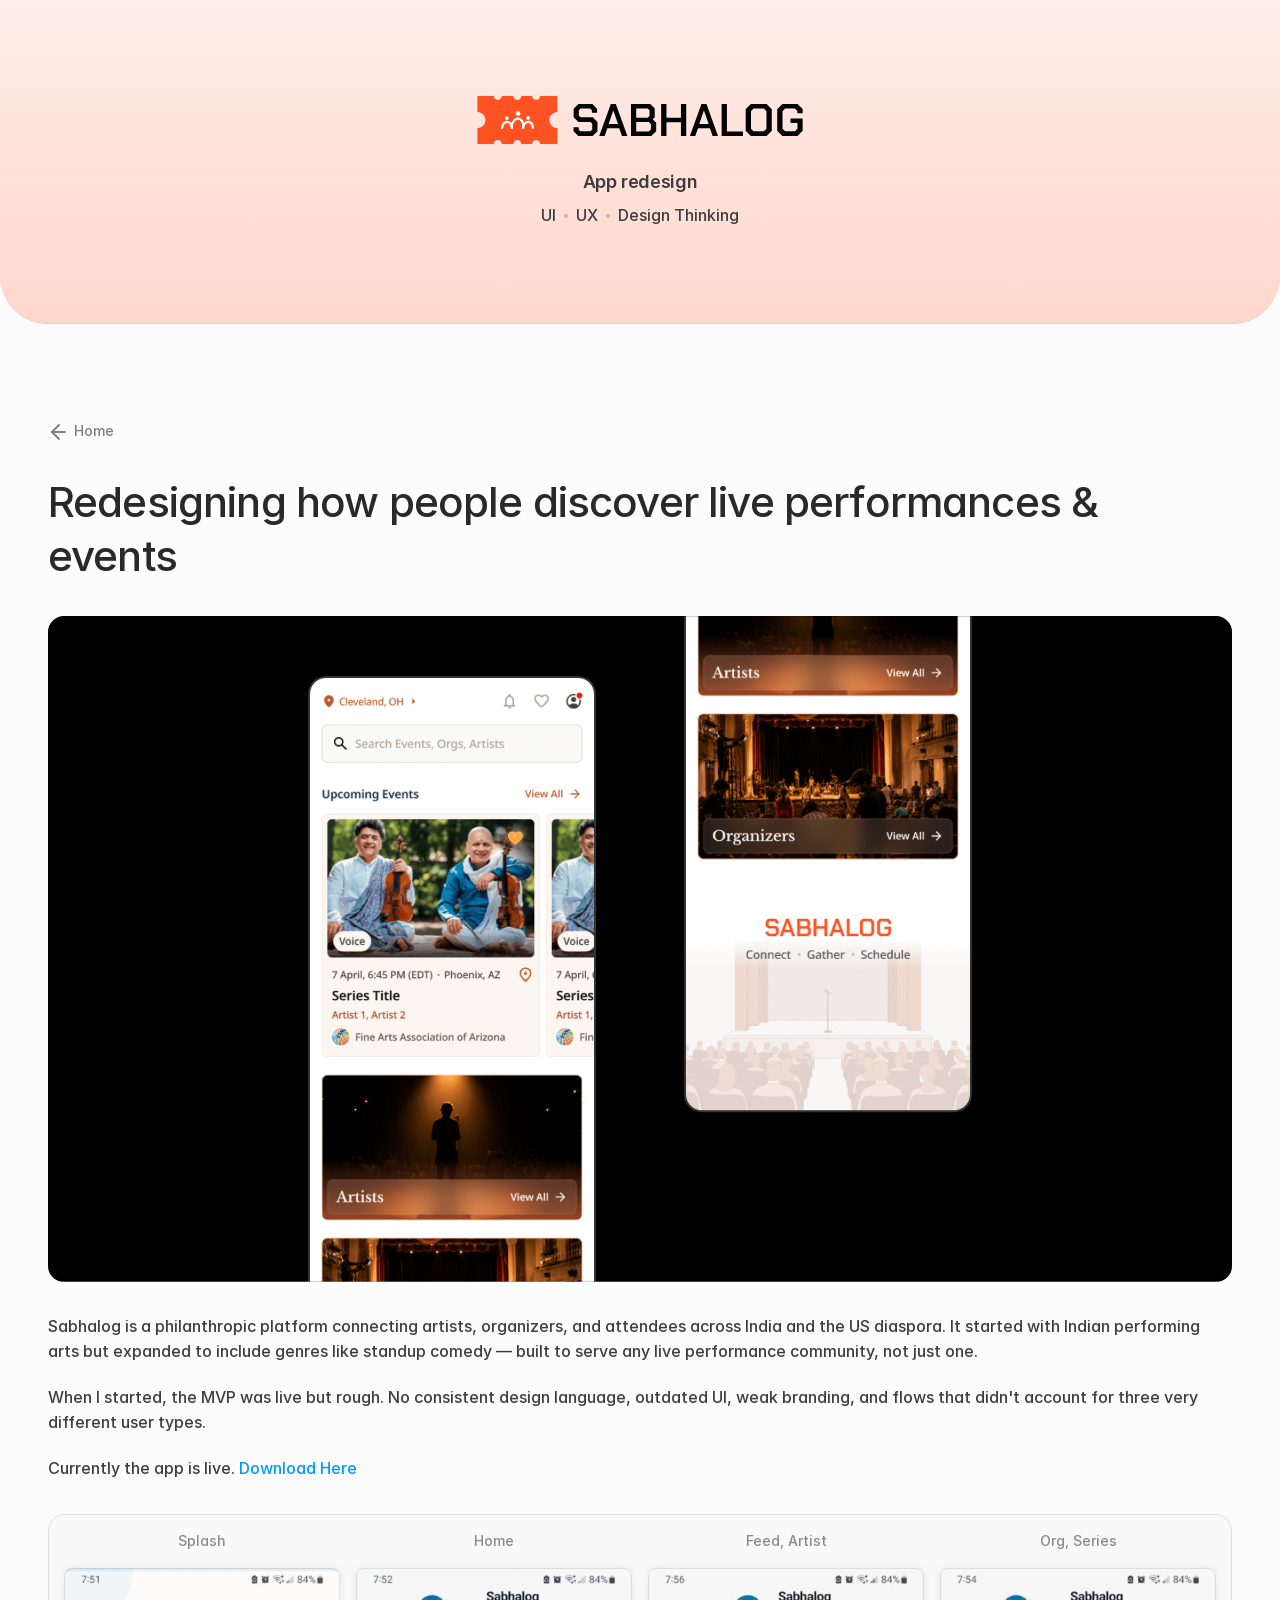
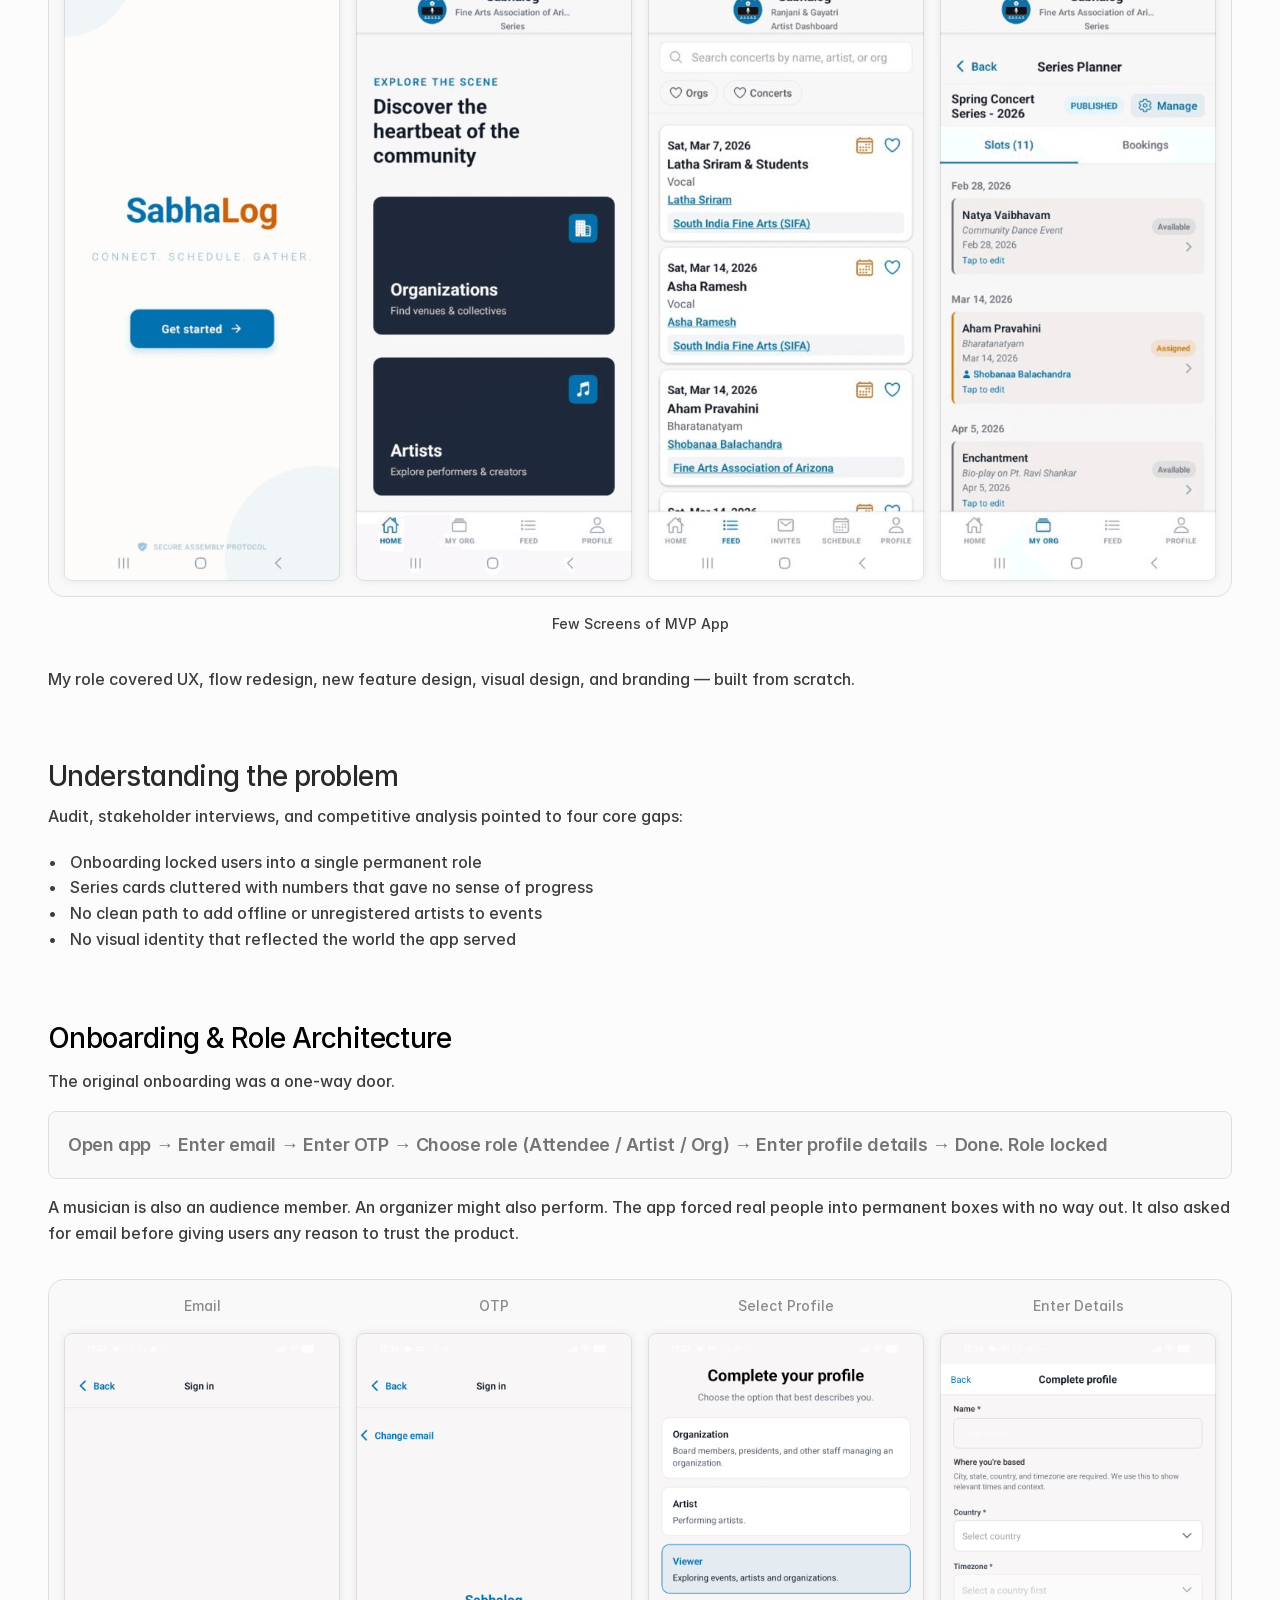
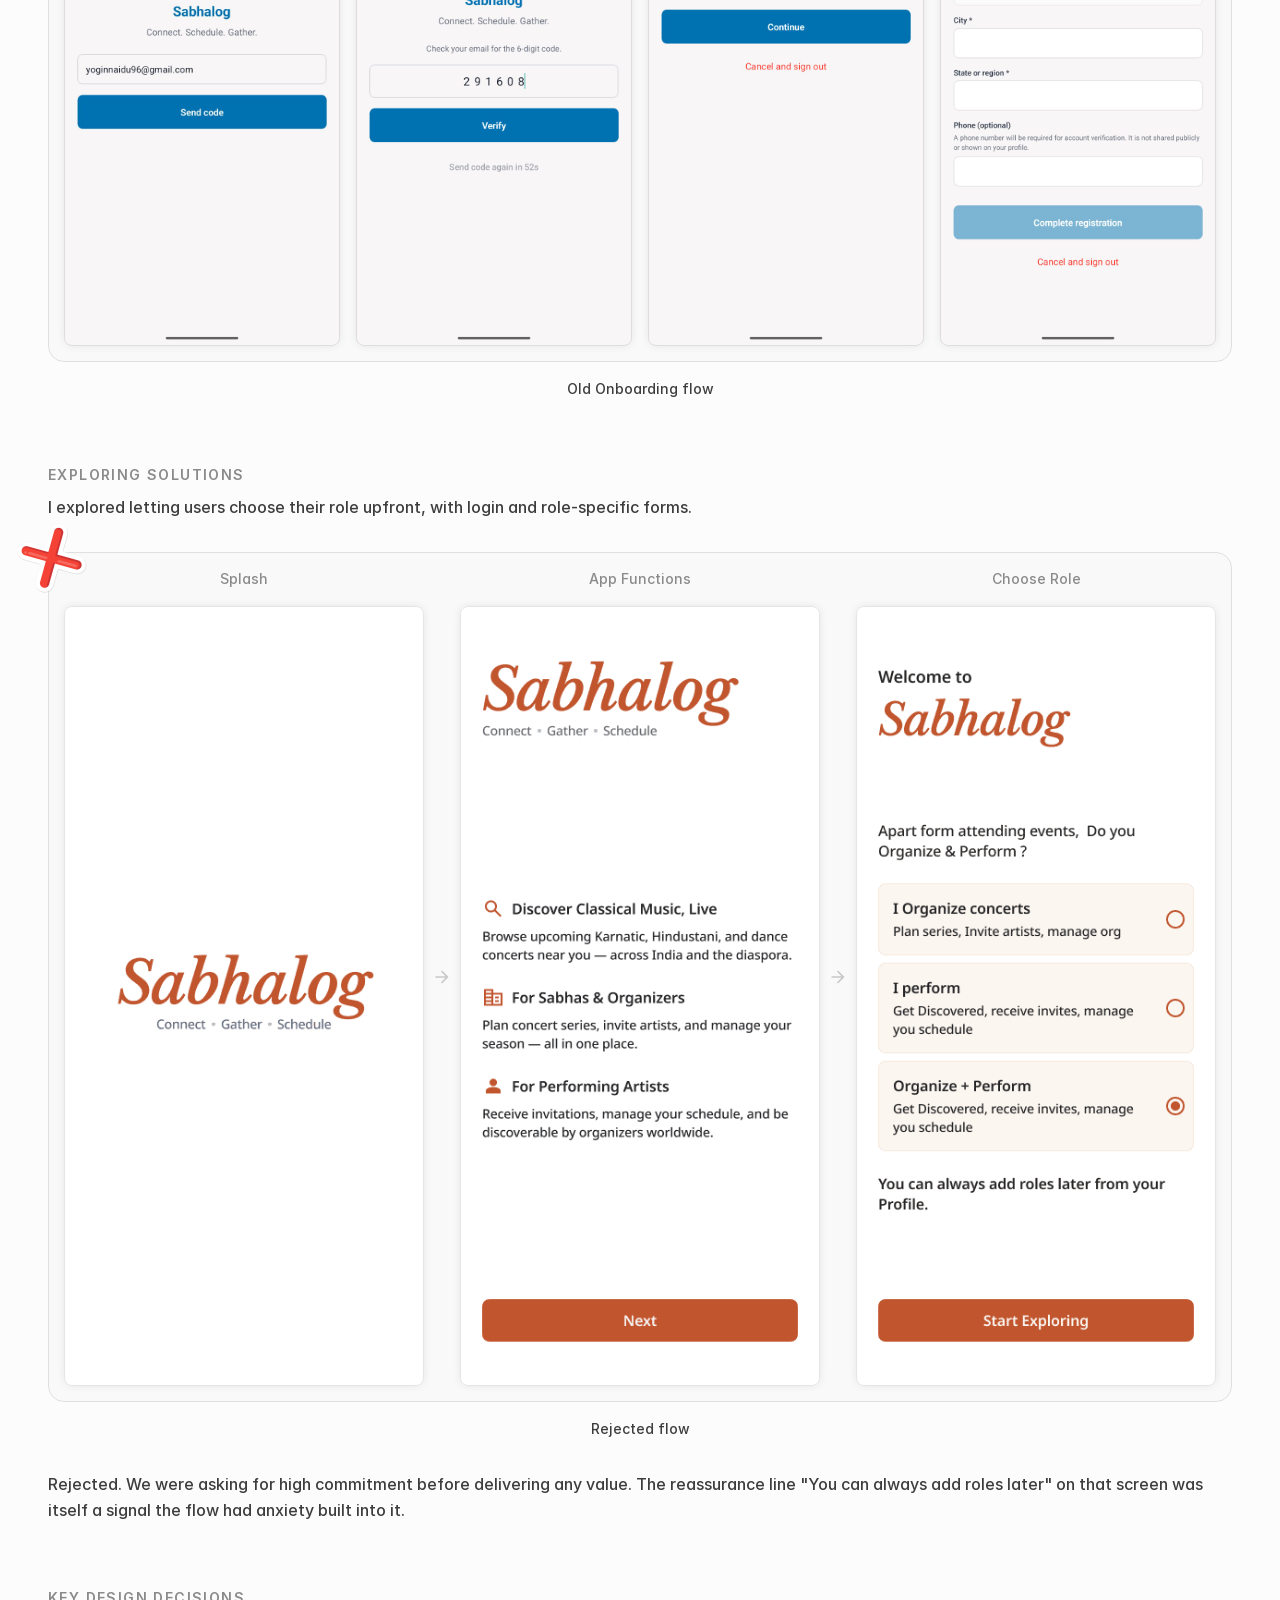
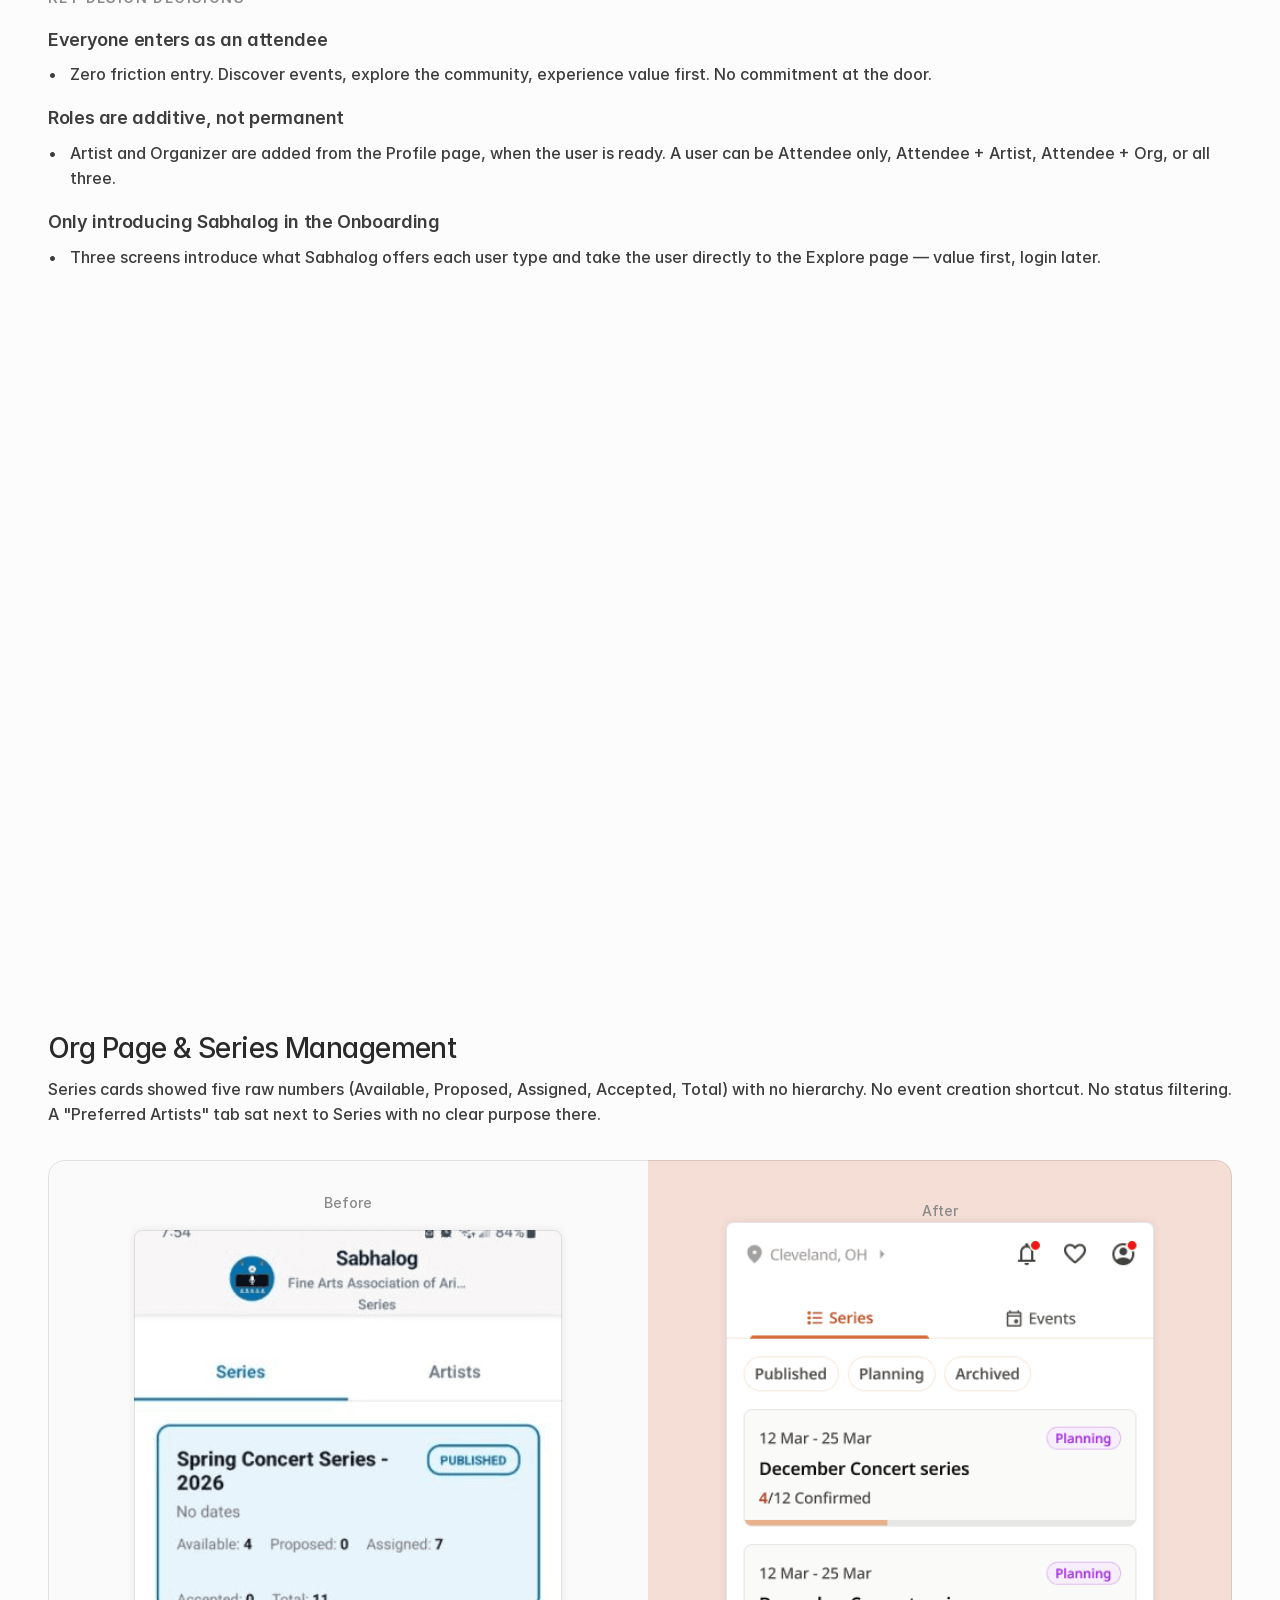
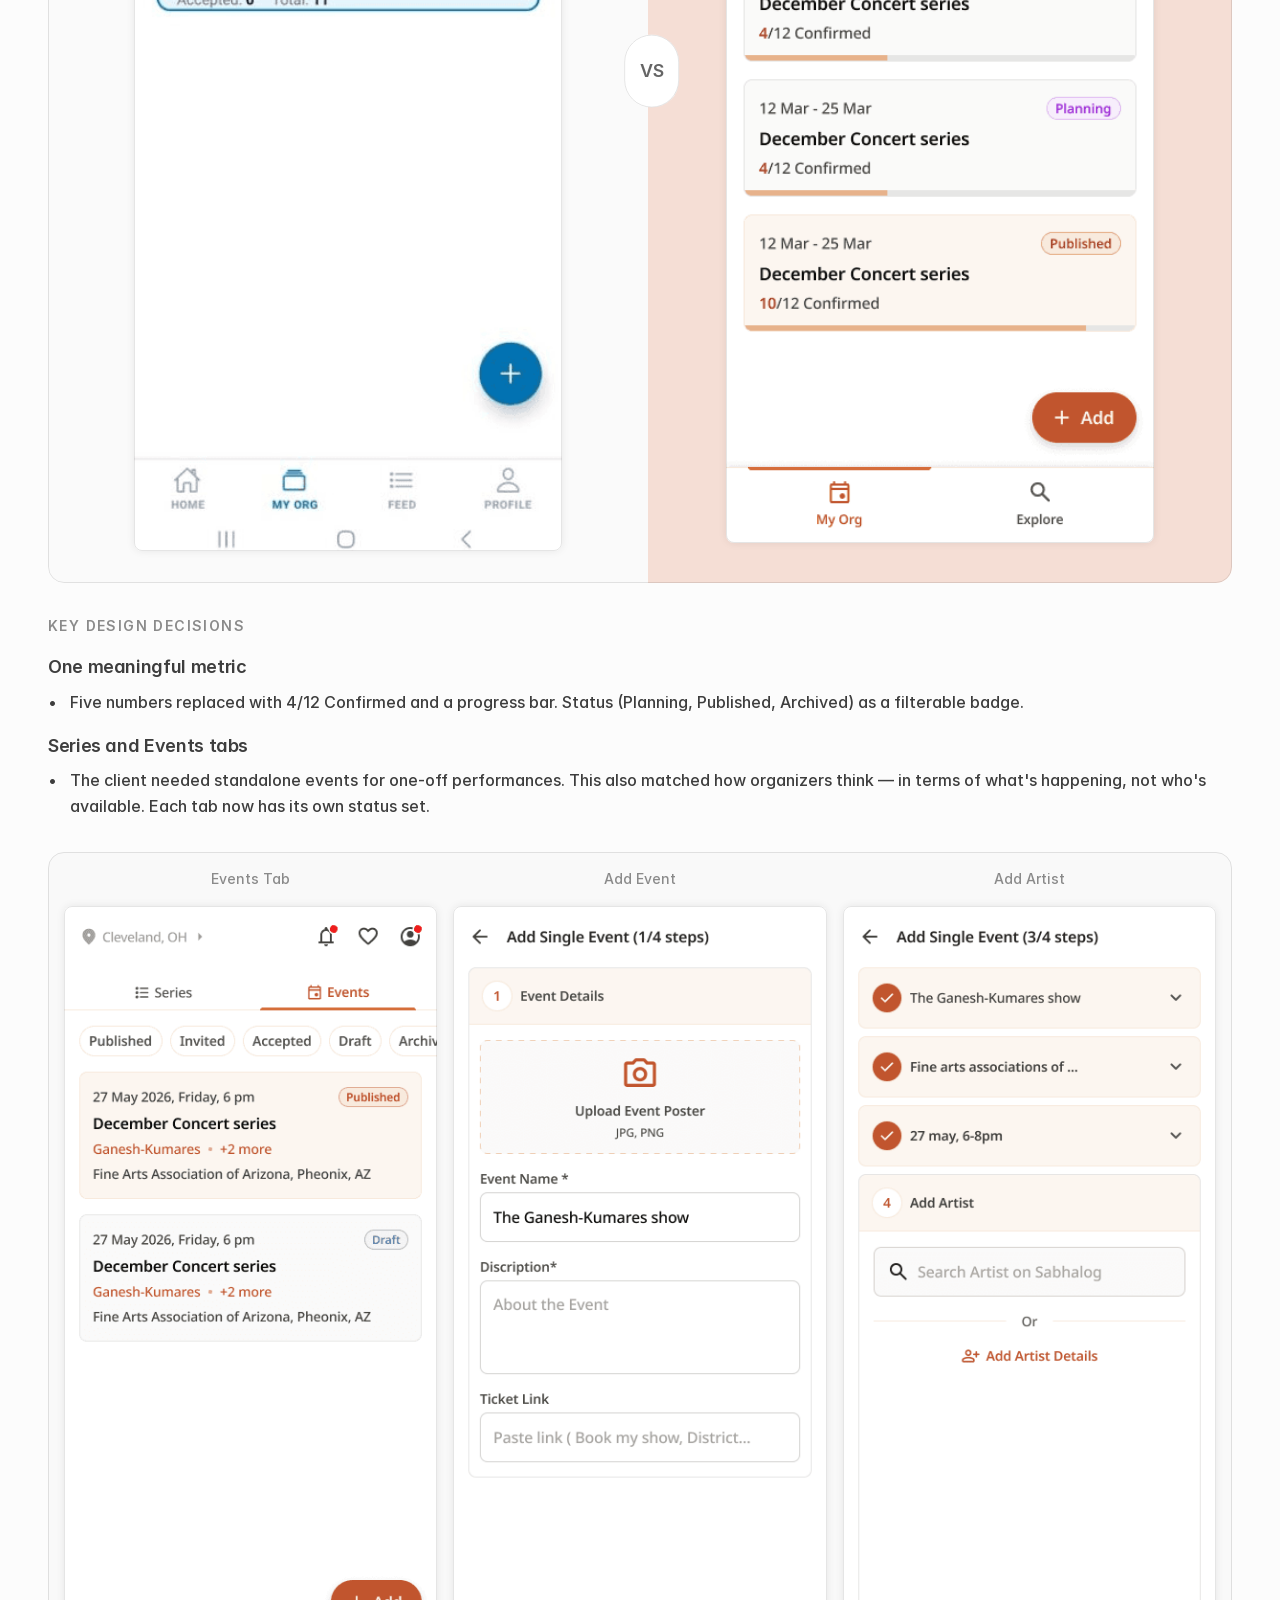
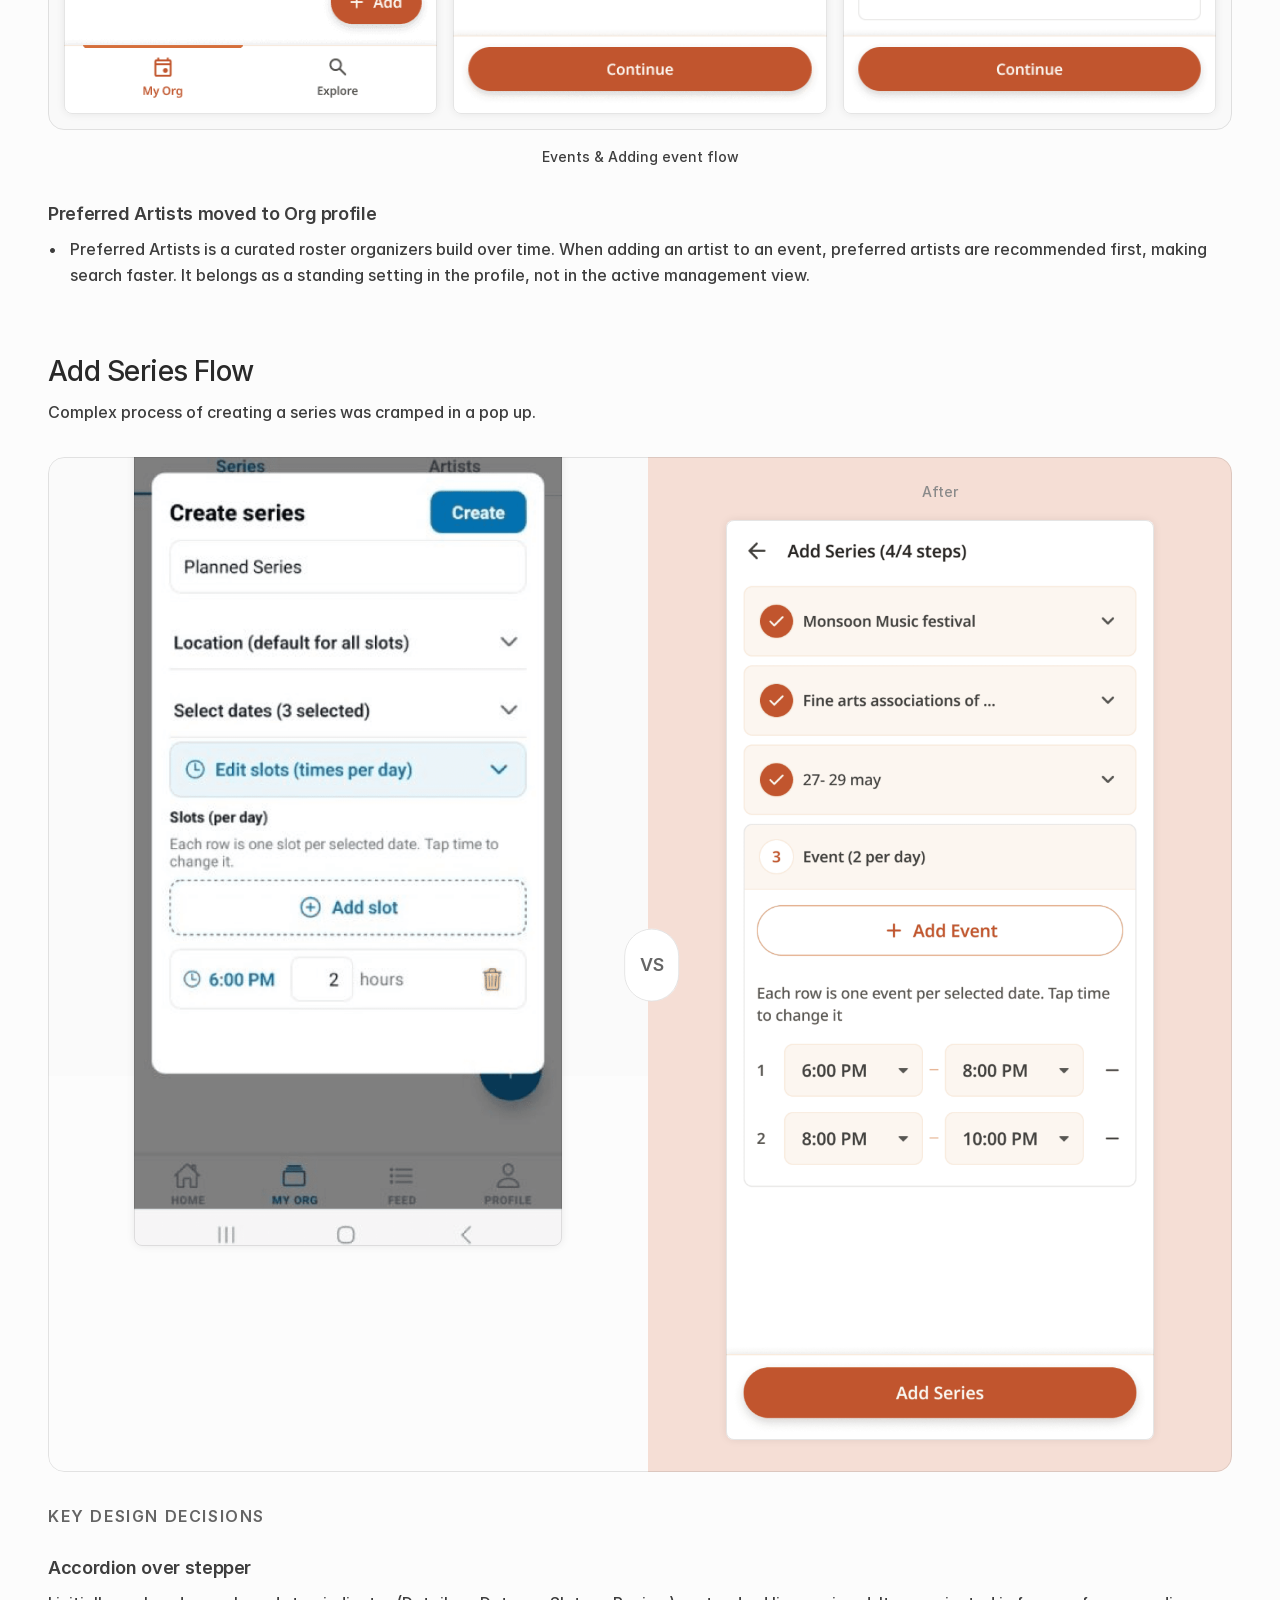
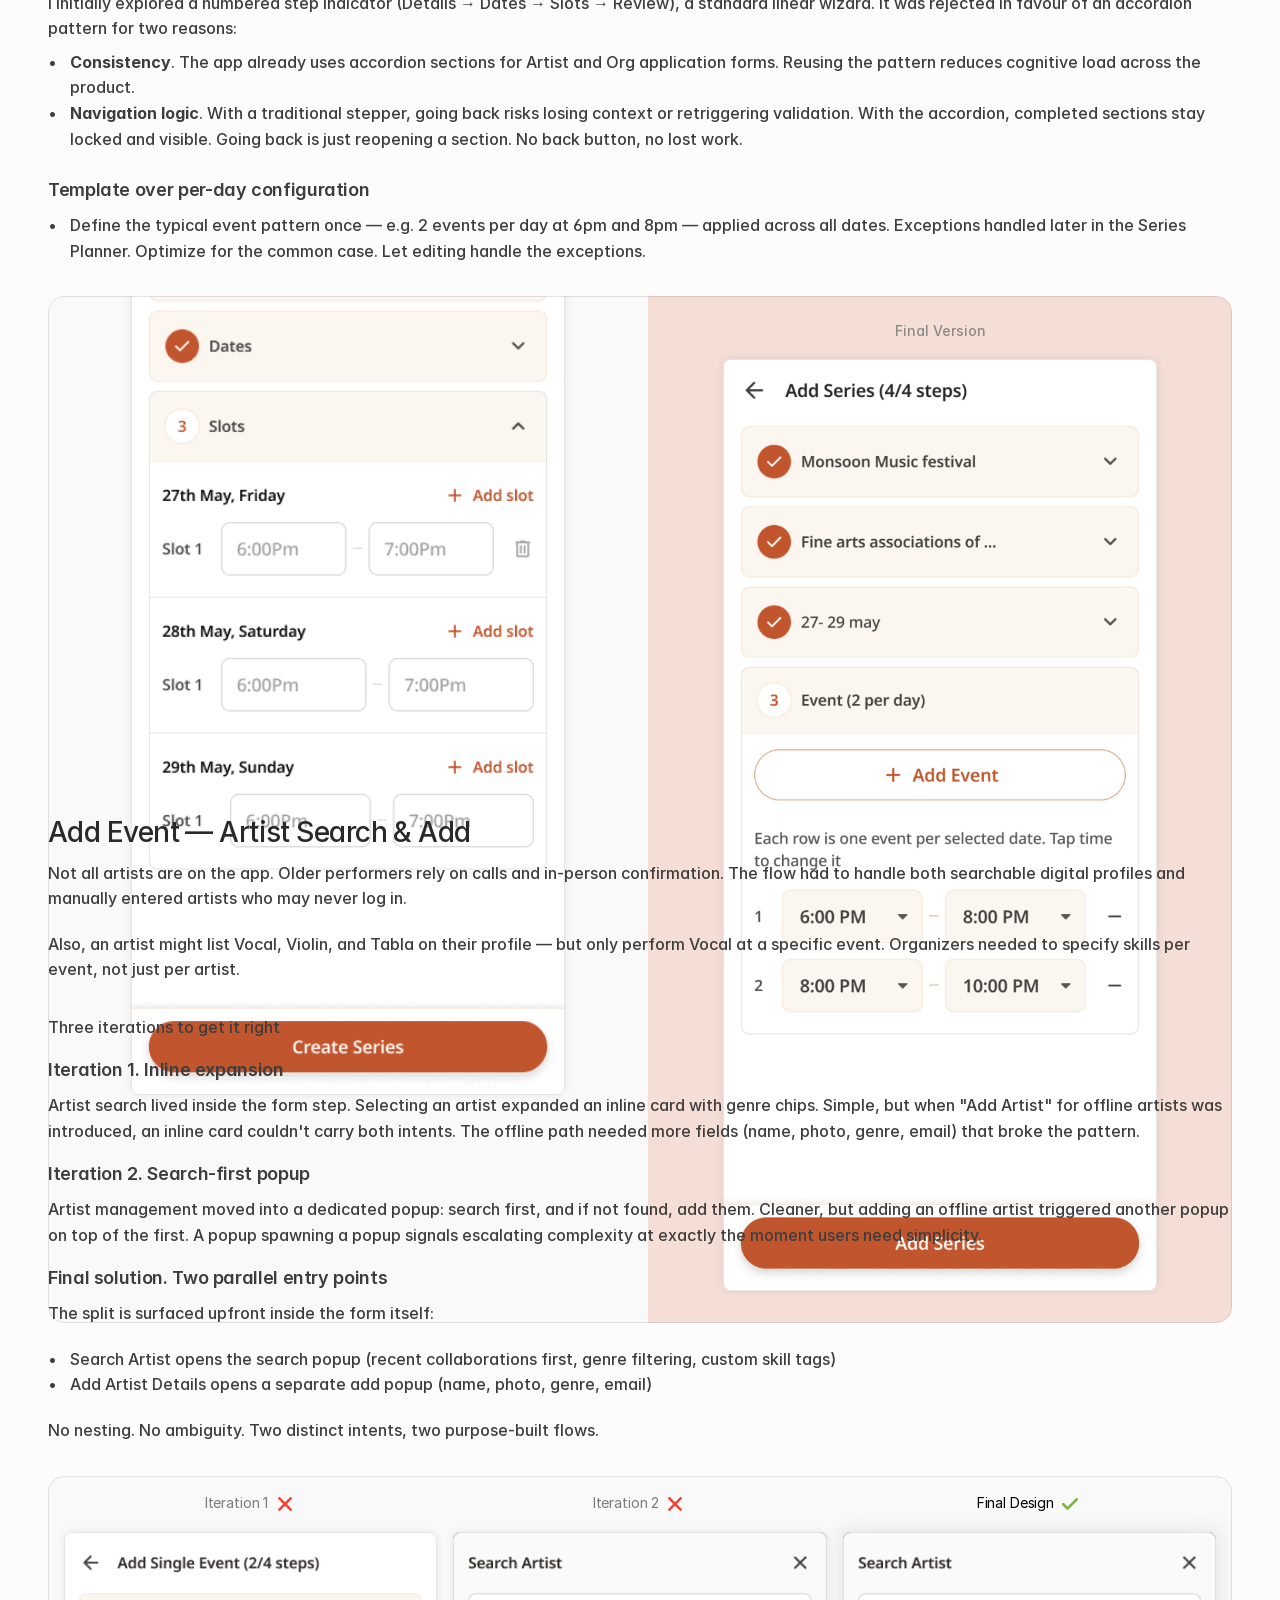
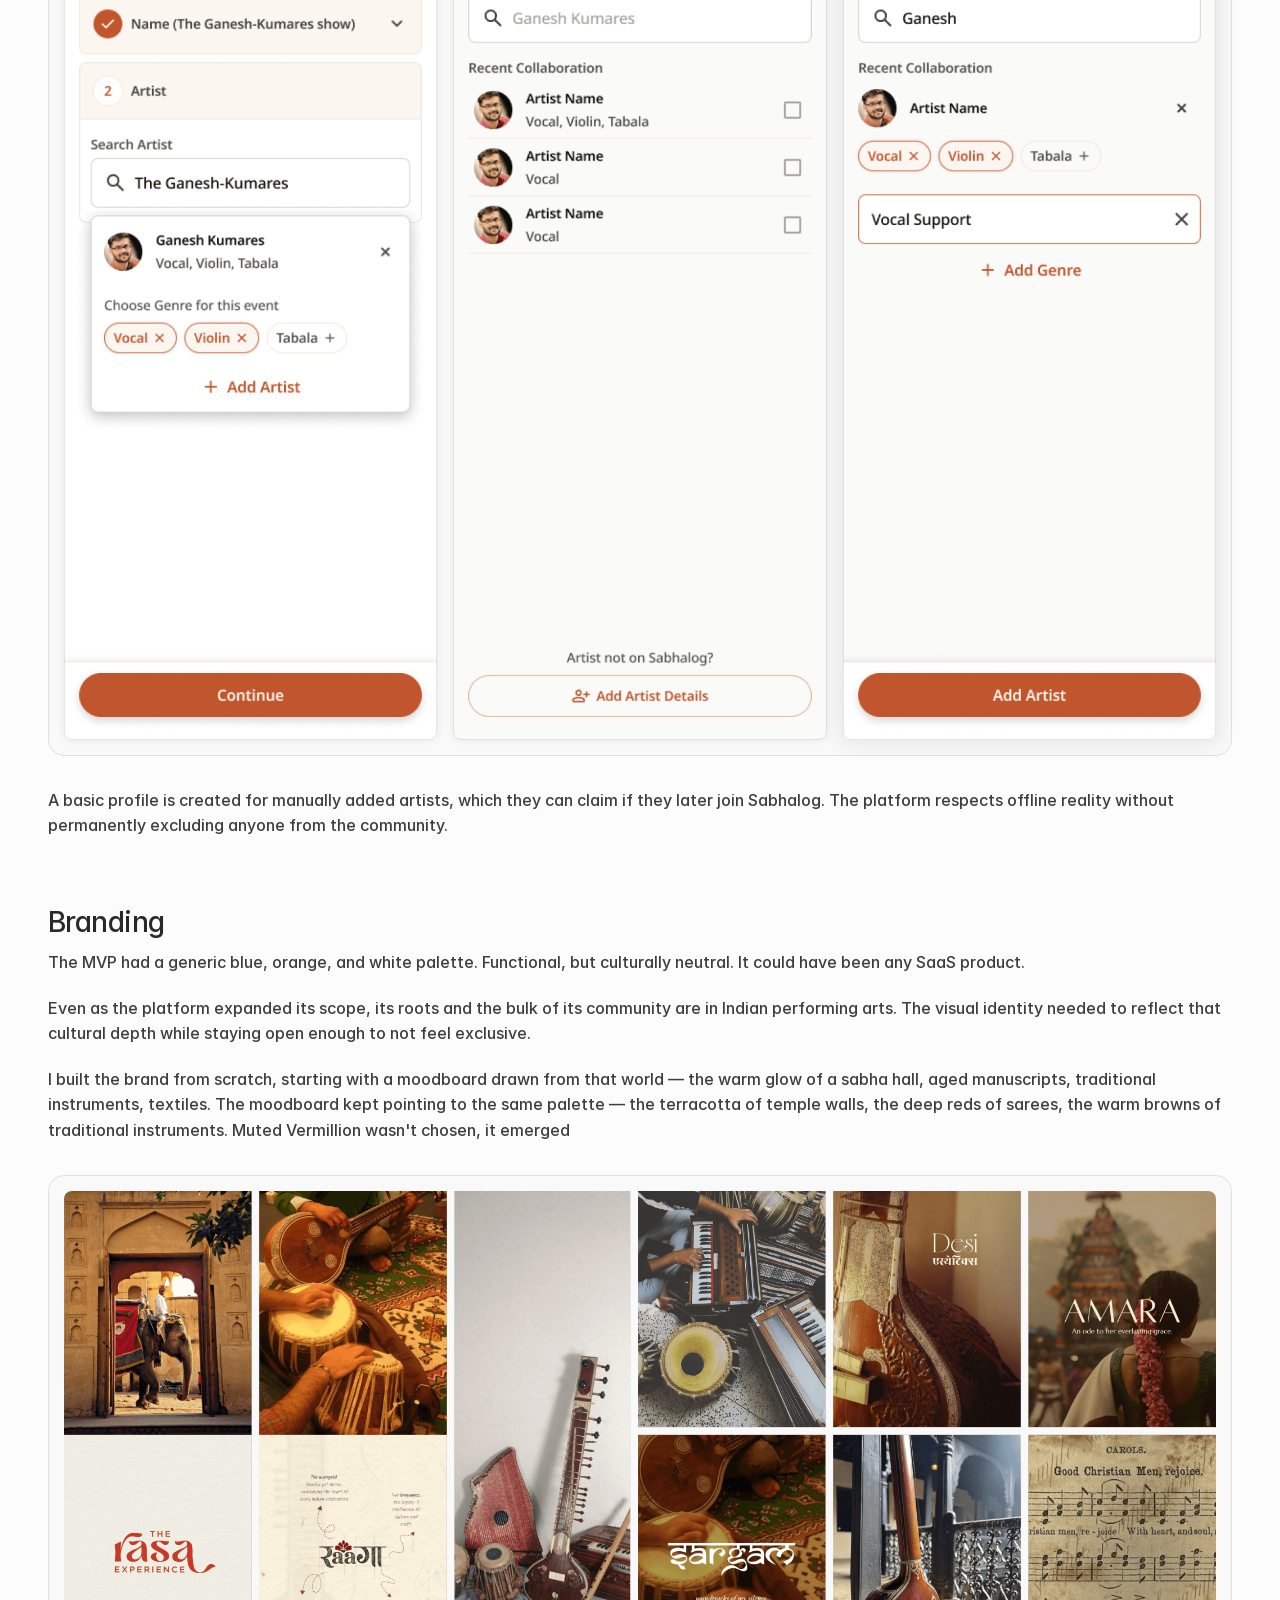
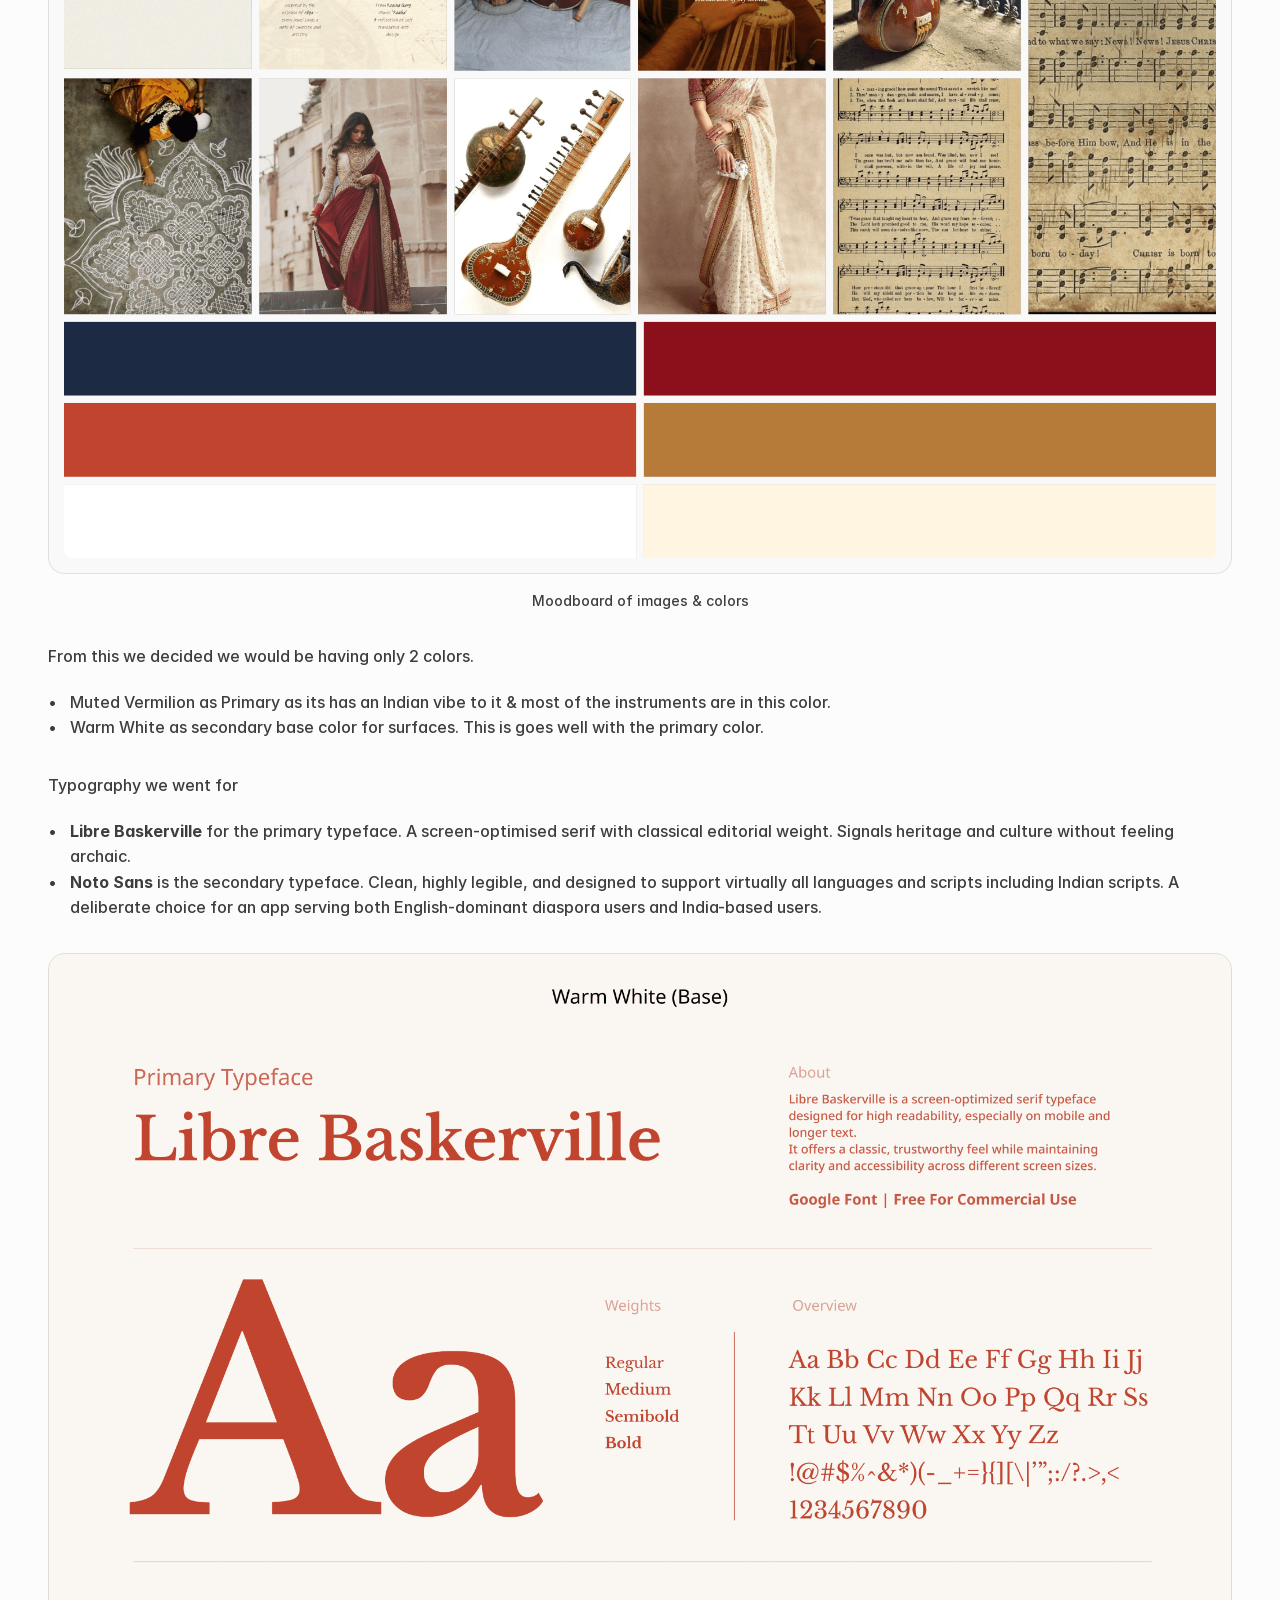
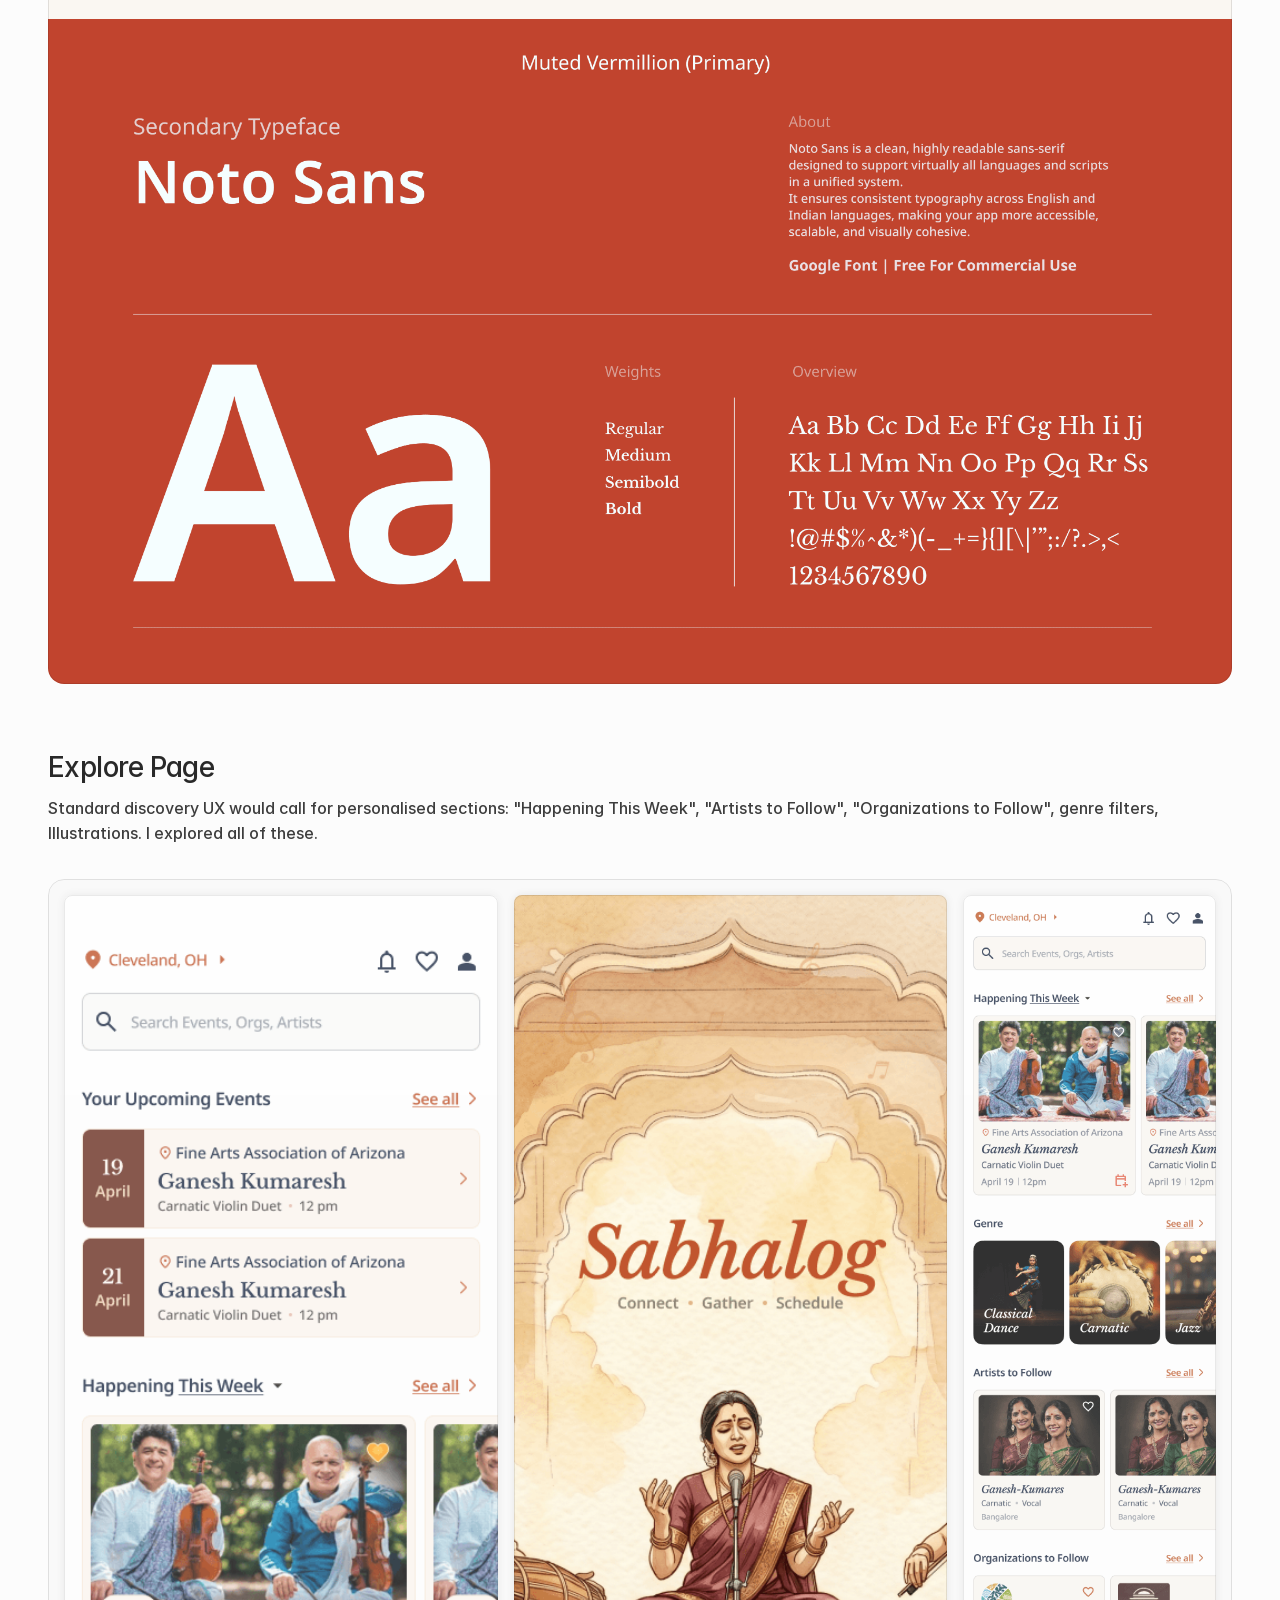
<file: sabhalog.html>
<!doctype html>

<!-- Made in Framer · framer.com ✨ -->

<!-- Published Oct 1, 2026, 3:52 PM UTC -->

<html dir="ltr">

<head>

	<meta charset="utf-8">

	<meta name="viewport" content="width=device-width">

	<meta name="generator" content="Framer 0a25121">

	<title>My Framer Site</title>

    <link rel="canonical" href="sabhalog.html"><meta property="og:url" content="https://yogin.framer.website/sabhalog"><meta name="description" content="Made with Framer">

    <meta name="framer-search-index" content="https://framerusercontent.com/sites/64NfWUHSBBHigvLr3qugmo/searchIndex-RZovGJMWbmxK.json">

    <meta name="framer-search-index-fallback" content="https://framerusercontent.com/sites/64NfWUHSBBHigvLr3qugmo/searchIndex-zhmO5ghPEdsE.json">

    <link href="https://framerusercontent.com/sites/icons/default-favicon-light.v1.png" rel="icon" media="(prefers-color-scheme: light)">

    <link href="https://framerusercontent.com/sites/icons/default-favicon-dark.v1.png" rel="icon" media="(prefers-color-scheme: dark)">

    <link rel="apple-touch-icon" href="https://framerusercontent.com/sites/icons/default-touch-icon.v3.png">

    <!-- Open Graph -->

    <meta property="og:type" content="website">

    <meta property="og:title" content="My Framer Site">

    <meta property="og:description" content="Made with Framer">

    <!-- X -->

    <meta name="twitter:card" content="summary_large_image">

    <meta name="twitter:title" content="My Framer Site">

    <meta name="twitter:description" content="Made with Framer">

	

	

	

	

	<!-- Start of headStart -->

    

    <!-- End of headStart -->

	

	<style data-framer-font-css>@font-face { font-family: "Inter"; src: url("framer-assets/5A3Ce6C9YYmCjpQx9M4inSaKU.woff2"); font-display: swap; font-style: normal; font-weight: 500; unicode-range: U+0460-052F, U+1C80-1C88, U+20B4, U+2DE0-2DFF, U+A640-A69F, U+FE2E-FE2F }

@font-face { font-family: "Inter"; src: url("framer-assets/Qx95Xyt0Ka3SGhinnbXIGpEIyP4.woff2"); font-display: swap; font-style: normal; font-weight: 500; unicode-range: U+0301, U+0400-045F, U+0490-0491, U+04B0-04B1, U+2116 }

@font-face { font-family: "Inter"; src: url("framer-assets/6mJuEAguuIuMog10gGvH5d3cl8.woff2"); font-display: swap; font-style: normal; font-weight: 500; unicode-range: U+1F00-1FFF }

@font-face { font-family: "Inter"; src: url("framer-assets/xYYWaj7wCU5zSQH0eXvSaS19wo.woff2"); font-display: swap; font-style: normal; font-weight: 500; unicode-range: U+0370-03FF }

@font-face { font-family: "Inter"; src: url("framer-assets/otTaNuNpVK4RbdlT7zDDdKvQBA.woff2"); font-display: swap; font-style: normal; font-weight: 500; unicode-range: U+0100-024F, U+0259, U+1E00-1EFF, U+2020, U+20A0-20AB, U+20AD-20CF, U+2113, U+2C60-2C7F, U+A720-A7FF }

@font-face { font-family: "Inter"; src: url("framer-assets/UjlFhCnUjxhNfep4oYBPqnEssyo.woff2"); font-display: swap; font-style: normal; font-weight: 500; unicode-range: U+0000-00FF, U+0131, U+0152-0153, U+02BB-02BC, U+02C6, U+02DA, U+02DC, U+2000-206F, U+2070, U+2074-207E, U+2080-208E, U+20AC, U+2122, U+2191, U+2193, U+2212, U+2215, U+FEFF, U+FFFD }

@font-face { font-family: "Inter"; src: url("framer-assets/DolVirEGb34pEXEp8t8FQBSK4.woff2"); font-display: swap; font-style: normal; font-weight: 500; unicode-range: U+0102-0103, U+0110-0111, U+0128-0129, U+0168-0169, U+01A0-01A1, U+01AF-01B0, U+1EA0-1EF9, U+20AB }

@font-face { font-family: "Inter"; src: url("framer-assets/H89BbHkbHDzlxZzxi8uPzTsp90.woff2"); font-display: swap; font-style: italic; font-weight: 700; unicode-range: U+0460-052F, U+1C80-1C88, U+20B4, U+2DE0-2DFF, U+A640-A69F, U+FE2E-FE2F }

@font-face { font-family: "Inter"; src: url("framer-assets/u6gJwDuwB143kpNK1T1MDKDWkMc.woff2"); font-display: swap; font-style: italic; font-weight: 700; unicode-range: U+0301, U+0400-045F, U+0490-0491, U+04B0-04B1, U+2116 }

@font-face { font-family: "Inter"; src: url("framer-assets/43sJ6MfOPh1LCJt46OvyDuSbA6o.woff2"); font-display: swap; font-style: italic; font-weight: 700; unicode-range: U+1F00-1FFF }

@font-face { font-family: "Inter"; src: url("framer-assets/wccHG0r4gBDAIRhfHiOlq6oEkqw.woff2"); font-display: swap; font-style: italic; font-weight: 700; unicode-range: U+0370-03FF }

@font-face { font-family: "Inter"; src: url("framer-assets/WZ367JPwf9bRW6LdTHN8rXgSjw.woff2"); font-display: swap; font-style: italic; font-weight: 700; unicode-range: U+0100-024F, U+0259, U+1E00-1EFF, U+2020, U+20A0-20AB, U+20AD-20CF, U+2113, U+2C60-2C7F, U+A720-A7FF }

@font-face { font-family: "Inter"; src: url("framer-assets/ia3uin3hQWqDrVloC1zEtYHWw.woff2"); font-display: swap; font-style: italic; font-weight: 700; unicode-range: U+0000-00FF, U+0131, U+0152-0153, U+02BB-02BC, U+02C6, U+02DA, U+02DC, U+2000-206F, U+2070, U+2074-207E, U+2080-208E, U+20AC, U+2122, U+2191, U+2193, U+2212, U+2215, U+FEFF, U+FFFD }

@font-face { font-family: "Inter"; src: url("framer-assets/2A4Xx7CngadFGlVV4xrO06OBHY.woff2"); font-display: swap; font-style: italic; font-weight: 700; unicode-range: U+0102-0103, U+0110-0111, U+0128-0129, U+0168-0169, U+01A0-01A1, U+01AF-01B0, U+1EA0-1EF9, U+20AB }

@font-face { font-family: "Inter"; src: url("framer-assets/khkJkwSL66WFg8SX6Wa726c.woff2"); font-display: swap; font-style: italic; font-weight: 500; unicode-range: U+0460-052F, U+1C80-1C88, U+20B4, U+2DE0-2DFF, U+A640-A69F, U+FE2E-FE2F }

@font-face { font-family: "Inter"; src: url("framer-assets/0E7IMbDzcGABpBwwqNEt60wU0w.woff2"); font-display: swap; font-style: italic; font-weight: 500; unicode-range: U+0301, U+0400-045F, U+0490-0491, U+04B0-04B1, U+2116 }

@font-face { font-family: "Inter"; src: url("framer-assets/NTJ0nQgIF0gcDelS14zQ9NR9Q.woff2"); font-display: swap; font-style: italic; font-weight: 500; unicode-range: U+1F00-1FFF }

@font-face { font-family: "Inter"; src: url("framer-assets/QrcNhgEPfRl0LS8qz5Ln8olanl8.woff2"); font-display: swap; font-style: italic; font-weight: 500; unicode-range: U+0370-03FF }

@font-face { font-family: "Inter"; src: url("framer-assets/JEXmejW8mXOYMtt0hyRg811kHac.woff2"); font-display: swap; font-style: italic; font-weight: 500; unicode-range: U+0100-024F, U+0259, U+1E00-1EFF, U+2020, U+20A0-20AB, U+20AD-20CF, U+2113, U+2C60-2C7F, U+A720-A7FF }

@font-face { font-family: "Inter"; src: url("framer-assets/Bo5CNzBv77CafbxOtKIkpw9egw.woff2"); font-display: swap; font-style: italic; font-weight: 500; unicode-range: U+0000-00FF, U+0131, U+0152-0153, U+02BB-02BC, U+02C6, U+02DA, U+02DC, U+2000-206F, U+2070, U+2074-207E, U+2080-208E, U+20AC, U+2122, U+2191, U+2193, U+2212, U+2215, U+FEFF, U+FFFD }

@font-face { font-family: "Inter"; src: url("framer-assets/uy9s0iWuxiNnVt8EpTI3gzohpwo.woff2"); font-display: swap; font-style: italic; font-weight: 500; unicode-range: U+0102-0103, U+0110-0111, U+0128-0129, U+0168-0169, U+01A0-01A1, U+01AF-01B0, U+1EA0-1EF9, U+20AB }

@font-face { font-family: "Inter"; src: url("framer-assets/DpPBYI0sL4fYLgAkX8KXOPVt7c.woff2"); font-display: swap; font-style: normal; font-weight: 700; unicode-range: U+0460-052F, U+1C80-1C88, U+20B4, U+2DE0-2DFF, U+A640-A69F, U+FE2E-FE2F }

@font-face { font-family: "Inter"; src: url("framer-assets/4RAEQdEOrcnDkhHiiCbJOw92Lk.woff2"); font-display: swap; font-style: normal; font-weight: 700; unicode-range: U+0301, U+0400-045F, U+0490-0491, U+04B0-04B1, U+2116 }

@font-face { font-family: "Inter"; src: url("framer-assets/1K3W8DizY3v4emK8Mb08YHxTbs.woff2"); font-display: swap; font-style: normal; font-weight: 700; unicode-range: U+1F00-1FFF }

@font-face { font-family: "Inter"; src: url("framer-assets/tUSCtfYVM1I1IchuyCwz9gDdQ.woff2"); font-display: swap; font-style: normal; font-weight: 700; unicode-range: U+0370-03FF }

@font-face { font-family: "Inter"; src: url("framer-assets/VgYFWiwsAC5OYxAycRXXvhze58.woff2"); font-display: swap; font-style: normal; font-weight: 700; unicode-range: U+0100-024F, U+0259, U+1E00-1EFF, U+2020, U+20A0-20AB, U+20AD-20CF, U+2113, U+2C60-2C7F, U+A720-A7FF }

@font-face { font-family: "Inter"; src: url("framer-assets/syRNPWzAMIrcJ3wIlPIP43KjQs.woff2"); font-display: swap; font-style: normal; font-weight: 700; unicode-range: U+0000-00FF, U+0131, U+0152-0153, U+02BB-02BC, U+02C6, U+02DA, U+02DC, U+2000-206F, U+2070, U+2074-207E, U+2080-208E, U+20AC, U+2122, U+2191, U+2193, U+2212, U+2215, U+FEFF, U+FFFD }

@font-face { font-family: "Inter"; src: url("framer-assets/GIryZETIX4IFypco5pYZONKhJIo.woff2"); font-display: swap; font-style: normal; font-weight: 700; unicode-range: U+0102-0103, U+0110-0111, U+0128-0129, U+0168-0169, U+01A0-01A1, U+01AF-01B0, U+1EA0-1EF9, U+20AB }

@font-face { font-family: "Inter"; src: url("framer-assets/5vvr9Vy74if2I6bQbJvbw7SY1pQ.woff2"); font-display: swap; font-style: normal; font-weight: 400; unicode-range: U+0460-052F, U+1C80-1C88, U+20B4, U+2DE0-2DFF, U+A640-A69F, U+FE2E-FE2F }

@font-face { font-family: "Inter"; src: url("framer-assets/EOr0mi4hNtlgWNn9if640EZzXCo.woff2"); font-display: swap; font-style: normal; font-weight: 400; unicode-range: U+0301, U+0400-045F, U+0490-0491, U+04B0-04B1, U+2116 }

@font-face { font-family: "Inter"; src: url("framer-assets/Y9k9QrlZAqio88Klkmbd8VoMQc.woff2"); font-display: swap; font-style: normal; font-weight: 400; unicode-range: U+1F00-1FFF }

@font-face { font-family: "Inter"; src: url("framer-assets/OYrD2tBIBPvoJXiIHnLoOXnY9M.woff2"); font-display: swap; font-style: normal; font-weight: 400; unicode-range: U+0370-03FF }

@font-face { font-family: "Inter"; src: url("framer-assets/JeYwfuaPfZHQhEG8U5gtPDZ7WQ.woff2"); font-display: swap; font-style: normal; font-weight: 400; unicode-range: U+0100-024F, U+0259, U+1E00-1EFF, U+2020, U+20A0-20AB, U+20AD-20CF, U+2113, U+2C60-2C7F, U+A720-A7FF }

@font-face { font-family: "Inter"; src: url("framer-assets/GrgcKwrN6d3Uz8EwcLHZxwEfC4.woff2"); font-display: swap; font-style: normal; font-weight: 400; unicode-range: U+0000-00FF, U+0131, U+0152-0153, U+02BB-02BC, U+02C6, U+02DA, U+02DC, U+2000-206F, U+2070, U+2074-207E, U+2080-208E, U+20AC, U+2122, U+2191, U+2193, U+2212, U+2215, U+FEFF, U+FFFD }

@font-face { font-family: "Inter"; src: url("framer-assets/b6Y37FthZeALduNqHicBT6FutY.woff2"); font-display: swap; font-style: normal; font-weight: 400; unicode-range: U+0102-0103, U+0110-0111, U+0128-0129, U+0168-0169, U+01A0-01A1, U+01AF-01B0, U+1EA0-1EF9, U+20AB }

@font-face { font-family: "Inter"; src: url("framer-assets/hyOgCu0Xnghbimh0pE8QTvtt2AU.woff2"); font-display: swap; font-style: normal; font-weight: 600; unicode-range: U+0460-052F, U+1C80-1C88, U+20B4, U+2DE0-2DFF, U+A640-A69F, U+FE2E-FE2F }

@font-face { font-family: "Inter"; src: url("framer-assets/NeGmSOXrPBfEFIy5YZeHq17LEDA.woff2"); font-display: swap; font-style: normal; font-weight: 600; unicode-range: U+0301, U+0400-045F, U+0490-0491, U+04B0-04B1, U+2116 }

@font-face { font-family: "Inter"; src: url("framer-assets/oYaAX5himiTPYuN8vLWnqBbfD2s.woff2"); font-display: swap; font-style: normal; font-weight: 600; unicode-range: U+1F00-1FFF }

@font-face { font-family: "Inter"; src: url("framer-assets/lEJLP4R0yuCaMCjSXYHtJw72M.woff2"); font-display: swap; font-style: normal; font-weight: 600; unicode-range: U+0370-03FF }

@font-face { font-family: "Inter"; src: url("framer-assets/cRJyLNuTJR5jbyKzGi33wU9cqIQ.woff2"); font-display: swap; font-style: normal; font-weight: 600; unicode-range: U+0100-024F, U+0259, U+1E00-1EFF, U+2020, U+20A0-20AB, U+20AD-20CF, U+2113, U+2C60-2C7F, U+A720-A7FF }

@font-face { font-family: "Inter"; src: url("framer-assets/yDtI2UI8XcEg1W2je9XPN3Noo.woff2"); font-display: swap; font-style: normal; font-weight: 600; unicode-range: U+0000-00FF, U+0131, U+0152-0153, U+02BB-02BC, U+02C6, U+02DA, U+02DC, U+2000-206F, U+2070, U+2074-207E, U+2080-208E, U+20AC, U+2122, U+2191, U+2193, U+2212, U+2215, U+FEFF, U+FFFD }

@font-face { font-family: "Inter"; src: url("framer-assets/A0Wcc7NgXMjUuFdquHDrIZpzZw0.woff2"); font-display: swap; font-style: normal; font-weight: 600; unicode-range: U+0102-0103, U+0110-0111, U+0128-0129, U+0168-0169, U+01A0-01A1, U+01AF-01B0, U+1EA0-1EF9, U+20AB }

@font-face { font-family: "Inter"; src: url("framer-assets/vxBnBhH8768IFAXAb4Qf6wQHKs.woff2"); font-display: swap; font-style: italic; font-weight: 600; unicode-range: U+0460-052F, U+1C80-1C88, U+20B4, U+2DE0-2DFF, U+A640-A69F, U+FE2E-FE2F }

@font-face { font-family: "Inter"; src: url("framer-assets/zSsEuoJdh8mcFVk976C05ZfQr8.woff2"); font-display: swap; font-style: italic; font-weight: 600; unicode-range: U+0301, U+0400-045F, U+0490-0491, U+04B0-04B1, U+2116 }

@font-face { font-family: "Inter"; src: url("framer-assets/b8ezwLrN7h2AUoPEENcsTMVJ0.woff2"); font-display: swap; font-style: italic; font-weight: 600; unicode-range: U+1F00-1FFF }

@font-face { font-family: "Inter"; src: url("framer-assets/mvNEIBLyHbscgHtwfsByjXUz3XY.woff2"); font-display: swap; font-style: italic; font-weight: 600; unicode-range: U+0370-03FF }

@font-face { font-family: "Inter"; src: url("framer-assets/6FI2EneKzM3qBy5foOZXey7coCA.woff2"); font-display: swap; font-style: italic; font-weight: 600; unicode-range: U+0100-024F, U+0259, U+1E00-1EFF, U+2020, U+20A0-20AB, U+20AD-20CF, U+2113, U+2C60-2C7F, U+A720-A7FF }

@font-face { font-family: "Inter"; src: url("framer-assets/fuyXZpVvOjq8NesCOfgirHCWyg.woff2"); font-display: swap; font-style: italic; font-weight: 600; unicode-range: U+0000-00FF, U+0131, U+0152-0153, U+02BB-02BC, U+02C6, U+02DA, U+02DC, U+2000-206F, U+2070, U+2074-207E, U+2080-208E, U+20AC, U+2122, U+2191, U+2193, U+2212, U+2215, U+FEFF, U+FFFD }

@font-face { font-family: "Inter"; src: url("framer-assets/NHHeAKJVP0ZWHk5YZnQQChIsBM.woff2"); font-display: swap; font-style: italic; font-weight: 600; unicode-range: U+0102-0103, U+0110-0111, U+0128-0129, U+0168-0169, U+01A0-01A1, U+01AF-01B0, U+1EA0-1EF9, U+20AB }

@font-face { font-family: "Inter"; src: url("framer-assets/CfMzU8w2e7tHgF4T4rATMPuWosA.woff2"); font-display: swap; font-style: italic; font-weight: 400; unicode-range: U+0460-052F, U+1C80-1C88, U+20B4, U+2DE0-2DFF, U+A640-A69F, U+FE2E-FE2F }

@font-face { font-family: "Inter"; src: url("framer-assets/867QObYax8ANsfX4TGEVU9YiCM.woff2"); font-display: swap; font-style: italic; font-weight: 400; unicode-range: U+0301, U+0400-045F, U+0490-0491, U+04B0-04B1, U+2116 }

@font-face { font-family: "Inter"; src: url("framer-assets/Oyn2ZbENFdnW7mt2Lzjk1h9Zb9k.woff2"); font-display: swap; font-style: italic; font-weight: 400; unicode-range: U+1F00-1FFF }

@font-face { font-family: "Inter"; src: url("framer-assets/cdAe8hgZ1cMyLu9g005pAW3xMo.woff2"); font-display: swap; font-style: italic; font-weight: 400; unicode-range: U+0370-03FF }

@font-face { font-family: "Inter"; src: url("framer-assets/DOfvtmE1UplCq161m6Hj8CSQYg.woff2"); font-display: swap; font-style: italic; font-weight: 400; unicode-range: U+0100-024F, U+0259, U+1E00-1EFF, U+2020, U+20A0-20AB, U+20AD-20CF, U+2113, U+2C60-2C7F, U+A720-A7FF }

@font-face { font-family: "Inter"; src: url("framer-assets/pKRFNWFoZl77qYCAIp84lN1h944.woff2"); font-display: swap; font-style: italic; font-weight: 400; unicode-range: U+0000-00FF, U+0131, U+0152-0153, U+02BB-02BC, U+02C6, U+02DA, U+02DC, U+2000-206F, U+2070, U+2074-207E, U+2080-208E, U+20AC, U+2122, U+2191, U+2193, U+2212, U+2215, U+FEFF, U+FFFD }

@font-face { font-family: "Inter"; src: url("framer-assets/tKtBcDnBMevsEEJKdNGhhkLzYo.woff2"); font-display: swap; font-style: italic; font-weight: 400; unicode-range: U+0102-0103, U+0110-0111, U+0128-0129, U+0168-0169, U+01A0-01A1, U+01AF-01B0, U+1EA0-1EF9, U+20AB }

@font-face { font-family: "Inter Placeholder"; src: local("Arial"); ascent-override: 89.79%; descent-override: 22.36%; line-gap-override: 0.00%; size-adjust: 107.89% }</style>

	

	

	<meta name="robots" content="max-image-preview:large"><style data-framer-breakpoint-css>@media(min-width: 1440px){.hidden-1pm5yj5{display:none!important}}@media(min-width: 810px) and (max-width: 1439.98px){.hidden-13x6i7f{display:none!important}}@media(max-width: 809.98px){.hidden-t4lymy{display:none!important}}</style><style data-framer-css-ssr-minified data-framer-components="framer-lib-cursors-host framer-V5hMk PropertyOverrides framer-lib-combinedCSSRules framer-cnEbB framer-fLiqz framer-e9uZQ framer-ZDqkX">html,body,#main{box-sizing:border-box;margin:0;padding:0}:root{-webkit-font-smoothing:antialiased;-moz-osx-font-smoothing:grayscale}*{box-sizing:border-box;-webkit-font-smoothing:inherit}h1,h2,h3,h4,h5,h6,p,figure{margin:0}body,input,textarea,select,button{font-family:sans-serif;font-size:12px}body{--token-484b67e0-b459-4bd3-9f0e-c33123dde50e:#1a1a1a;--token-8a0e2470-d638-4b3e-a587-4cb0c660829e:#141414;--token-b1aeaf93-ed9a-4ca9-bbf1-41d670274dd9:#292929;--token-b3b06482-cc14-47d9-a22e-ed1445335810:#3d3d3d;--token-1a7333bf-0702-4d0c-9996-00f453d45f18:#7e7e7e;--token-5ca49fc1-5aa0-434e-8373-588f580e73f8:#09f}@supports (z-index:calc(infinity)){#__framer-badge-container{--infinity:infinity}}#__framer-badge-container{pointer-events:none;width:100%;z-index:calc(var(--infinity,2147480000));justify-content:flex-end;padding:20px;display:flex;position:fixed;bottom:0}@supports (background:-webkit-named-image(i)) and (not (grid-template-rows:subgrid)){body{--framer-will-change-override:transform}}@supports (background:-webkit-named-image(i)) and (not (position-area:top right)){body{--framer-will-change-filter-override:filter}}[data-framer-component-type=Text] div div span,[data-framer-component-type=Text] a div span,[data-framer-component-type=Text] span span span,[data-framer-component-type=Text] p span span,[data-framer-component-type=Text] h1 span span,[data-framer-component-type=Text] h2 span span,[data-framer-component-type=Text] h3 span span,[data-framer-component-type=Text] h4 span span,[data-framer-component-type=Text] h5 span span,[data-framer-component-type=Text] h6 span span,[data-framer-component-type=Text] a{font-family:var(--font-family);font-style:var(--font-style);font-weight:min(calc(var(--framer-font-weight-increase,0) + var(--font-weight,400)), 900);color:var(--text-color);letter-spacing:var(--letter-spacing);font-size:var(--font-size);text-transform:var(--text-transform);--text-decoration:var(--framer-text-decoration-style,solid) var(--framer-text-decoration,none) var(--framer-text-decoration-color,currentcolor) var(--framer-text-decoration-thickness,auto);--text-decoration-skip-ink:var(--framer-text-decoration-skip-ink);--text-underline-offset:var(--framer-text-decoration-offset);line-height:var(--line-height);--font-family:var(--framer-font-family);--font-style:var(--framer-font-style);--font-weight:var(--framer-font-weight);--text-color:var(--framer-text-color);--letter-spacing:var(--framer-letter-spacing);--font-size:var(--framer-font-size);--text-transform:var(--framer-text-transform);--line-height:var(--framer-line-height)}@supports not (color:color(display-p3 1 1 1)){p.framer-text,div.framer-text,h1.framer-text,h2.framer-text,h3.framer-text,h4.framer-text,h5.framer-text,h6.framer-text,li.framer-text,ol.framer-text,ul.framer-text,span.framer-text:not([data-text-fill]){color:var(--framer-blockquote-text-color-rgb,var(--framer-blockquote-text-color,var(--framer-text-color-rgb,var(--framer-text-color,#000))));-webkit-text-stroke-color:var(--framer-text-stroke-color-rgb,var(--framer-text-stroke-color,initial))}mark.framer-text{background-color:var(--framer-blockquote-text-background-color-rgb,var(--framer-blockquote-text-background-color,var(--framer-text-background-color-rgb,var(--framer-text-background-color,initial))))}}@supports not (color:color(display-p3 1 1 1)){code.framer-text,code.framer-text span.framer-text:not([data-text-fill]){color:var(--framer-blockquote-text-color-rgb,var(--framer-blockquote-text-color,var(--framer-code-text-color-rgb,var(--framer-code-text-color,var(--framer-text-color-rgb,var(--framer-text-color,#000))))))}}@supports not (color:color(display-p3 1 1 1)){a.framer-text,span.framer-text[data-nested-link]{color:var(--framer-link-text-color-rgb,var(--framer-link-text-color,var(--framer-blockquote-text-color-rgb,var(--framer-blockquote-text-color,var(--framer-text-color-rgb,var(--framer-text-color,#000))))));background-color:var(--framer-link-text-background-color-rgb,var(--framer-link-text-background-color,initial));-webkit-text-decoration-color:var(--framer-link-text-decoration-color-rgb,var(--framer-link-text-decoration-color,var(--framer-text-decoration-color-rgb,var(--framer-text-decoration-color,currentcolor))));text-decoration-color:var(--framer-link-text-decoration-color-rgb,var(--framer-link-text-decoration-color,var(--framer-text-decoration-color-rgb,var(--framer-text-decoration-color,currentcolor))))}}@supports not (color:color(display-p3 1 1 1)){code.framer-text a.framer-text,code.framer-text a.framer-text span.framer-text:not([data-text-fill]),code.framer-text span.framer-text[data-nested-link],code.framer-text span.framer-text[data-nested-link] span.framer-text:not([data-text-fill]){color:var(--framer-link-text-color-rgb,var(--framer-link-text-color,var(--framer-blockquote-text-color-rgb,var(--framer-blockquote-text-color,var(--framer-code-text-color-rgb,var(--framer-code-text-color,var(--framer-text-color-rgb,var(--framer-text-color,#000))))))))}}@supports not (color:color(display-p3 1 1 1)){a.framer-text:hover,span.framer-text[data-nested-link]:hover{color:var(--framer-link-hover-text-color-rgb,var(--framer-link-hover-text-color,var(--framer-link-text-color-rgb,var(--framer-link-text-color,var(--framer-blockquote-text-color-rgb,var(--framer-blockquote-text-color,var(--framer-text-color-rgb,var(--framer-text-color,#000))))))));background-color:var(--framer-link-hover-text-background-color-rgb,var(--framer-link-hover-text-background-color,var(--framer-link-text-background-color-rgb,var(--framer-link-text-background-color,var(--framer-text-background-color-rgb,var(--framer-text-background-color,initial))))));-webkit-text-decoration-color:var(--framer-link-hover-text-decoration-color-rgb,var(--framer-link-hover-text-decoration-color,var(--framer-link-text-decoration-color-rgb,var(--framer-link-text-decoration-color,var(--framer-text-decoration-color-rgb,var(--framer-text-decoration-color,currentcolor))))));text-decoration-color:var(--framer-link-hover-text-decoration-color-rgb,var(--framer-link-hover-text-decoration-color,var(--framer-link-text-decoration-color-rgb,var(--framer-link-text-decoration-color,var(--framer-text-decoration-color-rgb,var(--framer-text-decoration-color,currentcolor))))))}}@supports not (color:color(display-p3 1 1 1)){code.framer-text a.framer-text:hover,code.framer-text span.framer-text[data-nested-link]:hover{color:var(--framer-link-hover-text-color-rgb,var(--framer-link-hover-text-color,var(--framer-link-text-color-rgb,var(--framer-link-text-color,var(--framer-blockquote-text-color-rgb,var(--framer-blockquote-text-color,var(--framer-code-text-color-rgb,var(--framer-code-text-color,var(--framer-text-color-rgb,var(--framer-text-color,#000))))))))))}}@supports not (color:color(display-p3 1 1 1)){a.framer-text[data-framer-page-link-current],span.framer-text[data-framer-page-link-current]{color:var(--framer-link-current-text-color-rgb,var(--framer-link-current-text-color,var(--framer-link-text-color-rgb,var(--framer-link-text-color,var(--framer-text-color-rgb,var(--framer-text-color,#000))))));background-color:var(--framer-link-current-text-background-color-rgb,var(--framer-link-current-text-background-color,var(--framer-link-text-background-color-rgb,var(--framer-link-text-background-color,var(--framer-text-background-color-rgb,var(--framer-text-background-color,initial))))));-webkit-text-decoration-color:var(--framer-link-current-text-decoration-color-rgb,var(--framer-link-current-text-decoration-color,var(--framer-link-text-decoration-color-rgb,var(--framer-link-text-decoration-color,var(--framer-text-decoration-color-rgb,var(--framer-text-decoration-color,currentcolor))))));text-decoration-color:var(--framer-link-current-text-decoration-color-rgb,var(--framer-link-current-text-decoration-color,var(--framer-link-text-decoration-color-rgb,var(--framer-link-text-decoration-color,var(--framer-text-decoration-color-rgb,var(--framer-text-decoration-color,currentcolor))))))}}@supports not (color:color(display-p3 1 1 1)){code.framer-text a.framer-text[data-framer-page-link-current],code.framer-text a.framer-text[data-framer-page-link-current] span.framer-text:not([data-text-fill]),code.framer-text span.framer-text[data-framer-page-link-current],code.framer-text span.framer-text[data-framer-page-link-current] span.framer-text:not([data-text-fill]){color:var(--framer-link-current-text-color-rgb,var(--framer-link-current-text-color,var(--framer-link-text-color-rgb,var(--framer-link-text-color,var(--framer-code-text-color-rgb,var(--framer-code-text-color,var(--framer-text-color-rgb,var(--framer-text-color,#000))))))));background-color:var(--framer-link-current-text-background-color-rgb,var(--framer-link-current-text-background-color,var(--framer-link-text-background-color-rgb,var(--framer-link-text-background-color,var(--framer-text-background-color-rgb,var(--framer-text-background-color,initial))))))}}@supports not (color:color(display-p3 1 1 1)){a.framer-text[data-framer-page-link-current]:hover,span.framer-text[data-framer-page-link-current]:hover{color:var(--framer-link-hover-text-color-rgb,var(--framer-link-hover-text-color,var(--framer-link-current-text-color-rgb,var(--framer-link-current-text-color,var(--framer-link-text-color-rgb,var(--framer-link-text-color,var(--framer-code-text-color-rgb,var(--framer-code-text-color,var(--framer-text-color-rgb,var(--framer-text-color,#000))))))))));background-color:var(--framer-link-hover-text-background-color-rgb,var(--framer-link-hover-text-background-color,var(--framer-link-current-text-background-color-rgb,var(--framer-link-current-text-background-color,var(--framer-link-text-background-color-rgb,var(--framer-link-text-background-color,initial))))));-webkit-text-decoration-color:var(--framer-link-hover-text-decoration-color-rgb,var(--framer-link-hover-text-decoration-color,var(--framer-link-current-text-decoration-color-rgb,var(--framer-link-current-text-decoration-color,var(--framer-link-text-decoration-color-rgb,var(--framer-link-text-decoration-color,var(--framer-text-decoration-color-rgb,var(--framer-text-decoration-color,currentcolor))))))));text-decoration-color:var(--framer-link-hover-text-decoration-color-rgb,var(--framer-link-hover-text-decoration-color,var(--framer-link-current-text-decoration-color-rgb,var(--framer-link-current-text-decoration-color,var(--framer-link-text-decoration-color-rgb,var(--framer-link-text-decoration-color,var(--framer-text-decoration-color-rgb,var(--framer-text-decoration-color,currentcolor))))))))}}@supports not (color:color(display-p3 1 1 1)){code.framer-text a.framer-text[data-framer-page-link-current]:hover,code.framer-text a.framer-text[data-framer-page-link-current]:hover span.framer-text:not([data-text-fill]),code.framer-text span.framer-text[data-framer-page-link-current]:hover,code.framer-text span.framer-text[data-framer-page-link-current]:hover span.framer-text:not([data-text-fill]){color:var(--framer-link-hover-text-color-rgb,var(--framer-link-hover-text-color,var(--framer-link-current-text-color-rgb,var(--framer-link-current-text-color,var(--framer-link-text-color-rgb,var(--framer-link-text-color,var(--framer-code-text-color-rgb,var(--framer-code-text-color,var(--framer-text-color-rgb,var(--framer-text-color,#000))))))))));background-color:var(--framer-link-hover-text-background-color-rgb,var(--framer-link-hover-text-background-color,var(--framer-link-current-text-background-color-rgb,var(--framer-link-current-text-background-color,var(--framer-link-text-background-color-rgb,var(--framer-link-text-background-color,initial))))))}}[data-framer-component-type=Stack]:not([data-framer-generated])>*,[data-framer-component-type=Stack]:not([data-framer-generated])>[data-framer-component-type],NavigationContainer [data-framer-component-type=NavigationContainer]>*,[data-framer-component-type=NavigationContainer]>[data-framer-component-type]{position:relative}@supports not (overflow:clip){:root{--overflow-clip-fallback:hidden}}@supports (background:-webkit-named-image(i)) and (not (contain-intrinsic-size:inherit)){div.framer-text,p.framer-text,h1.framer-text,h2.framer-text,h3.framer-text,h4.framer-text,h5.framer-text,h6.framer-text,ol.framer-text,ul.framer-text,li.framer-text,blockquote.framer-text,.framer-text.framer-image{display:var(--text-truncation-display-inline-for-safari-16,revert)}div.framer-text:after,p.framer-text:after,h1.framer-text:after,h2.framer-text:after,h3.framer-text:after,h4.framer-text:after,h5.framer-text:after,h6.framer-text:after,ol.framer-text:after,ul.framer-text:after,li.framer-text:after,blockquote.framer-text:after,.framer-text.framer-image:after{content:var(--text-truncation-line-break-for-safari-16);white-space:pre}.framer-text.framer-text-module,.framer-text.framer-table-wrapper{display:var(--text-truncation-display-none-for-safari-16,revert)}p.framer-text[data-text-fill]{display:var(--text-truncation-display-inline-for-safari-16,inline-block)}}@supports (corner-shape:superellipse(2)){:root{--one-if-corner-shape-supported:1}}.framer-cursor-none,.framer-cursor-none *{cursor:none!important}.framer-pointer-events-none,.framer-pointer-events-none *{pointer-events:none!important}.framer-V5hMk.framer-1abip7m,.framer-V5hMk .framer-1abip7m{display:block}.framer-V5hMk.framer-1pm5yj5{height:min-content;overflow:var(--overflow-clip-fallback,clip);background-color:#fff;flex-flow:column;place-content:center flex-start;align-items:center;gap:10px;width:1440px;padding:0;display:flex;position:relative}.framer-V5hMk .framer-25n2mh{height:min-content;overflow:var(--overflow-clip-fallback,clip);background-color:#fcfcfc;flex-flow:column;flex:none;place-content:flex-start;align-items:flex-start;gap:0;width:100%;padding:0;display:flex;position:relative}.framer-V5hMk .framer-8v2pt{--border-bottom-width:1px;--border-color:#d331631a;--border-left-width:0px;--border-right-width:0px;--border-style:solid;--border-top-width:0px;background:linear-gradient(#ffede8 0%,#ffd7cc 100%);border-bottom-right-radius:32px;border-bottom-left-radius:32px;flex-flow:column;flex:none;place-content:center;align-items:center;gap:24px;width:100%;height:381px;padding:128px 64px;display:flex;position:relative;overflow:visible}.framer-V5hMk .framer-5g7r0b{width:326px;height:48px;position:relative}.framer-V5hMk .framer-1tfubt6,.framer-V5hMk .framer-y68mn6{width:12px;height:8px;position:absolute;top:25px;left:24px}.framer-V5hMk .framer-jflb3a,.framer-V5hMk .framer-1knnuis{width:14px;height:12px;position:absolute;top:21px;left:33px}.framer-V5hMk .framer-127q31j,.framer-V5hMk .framer-bkmlyj{width:4px;height:4px;position:absolute;top:20px;left:28px}.framer-V5hMk .framer-1wktvt3,.framer-V5hMk .framer-i6qg4g{width:12px;height:8px;position:absolute;top:25px;left:45px}.framer-V5hMk .framer-1gwbfrc,.framer-V5hMk .framer-d78x0u{width:4px;height:4px;position:absolute;top:20px;left:49px}.framer-V5hMk .framer-1791wjn{width:7px;height:7px;position:absolute;top:14px;left:37px}.framer-V5hMk .framer-t2dvxn{width:229px;height:32px;position:absolute;top:8px;left:96px}.framer-V5hMk .framer-xx2te0{width:24px;height:32px;position:absolute;top:0;left:0}.framer-V5hMk .framer-16z8dcx{width:28px;height:32px;position:absolute;top:0;left:26px}.framer-V5hMk .framer-195k9gd{width:10px;height:14px;position:absolute;top:6px;left:35px}.framer-V5hMk .framer-1n8kb4f{width:25px;height:32px;position:absolute;top:0;left:57px}.framer-V5hMk .framer-1xcj3oh{width:14px;height:9px;position:absolute;top:4px;left:63px}.framer-V5hMk .framer-4drdmc{width:15px;height:10px;position:absolute;top:18px;left:63px}.framer-V5hMk .framer-ctyv26{width:25px;height:32px;position:absolute;top:0;left:88px}.framer-V5hMk .framer-1y9e8wa{width:28px;height:32px;position:absolute;top:0;left:116px}.framer-V5hMk .framer-1trbmd4{width:10px;height:14px;position:absolute;top:6px;left:126px}.framer-V5hMk .framer-33a2t6{width:22px;height:32px;position:absolute;top:0;left:148px}.framer-V5hMk .framer-qe4fsq{width:26px;height:32px;position:absolute;top:0;left:172px}.framer-V5hMk .framer-o12z0h{width:16px;height:23px;position:absolute;top:5px;left:177px}.framer-V5hMk .framer-gsls7p{width:26px;height:32px;position:absolute;top:0;left:204px}.framer-V5hMk .framer-ju2qy7{width:80px;height:48px;position:absolute;top:0;left:0}.framer-V5hMk .framer-1x8c1x{width:6px;height:6px;position:absolute;top:15px;left:38px}.framer-V5hMk .framer-1aan39y{flex-flow:column;flex:none;place-content:center flex-start;align-items:center;gap:6px;width:min-content;height:min-content;padding:0;display:flex;position:relative;overflow:visible}.framer-V5hMk .framer-presjf,.framer-V5hMk .framer-9yxtiw,.framer-V5hMk .framer-12c6vrq,.framer-V5hMk .framer-w8odnk,.framer-V5hMk .framer-10bpjxb,.framer-V5hMk .framer-ozr0ym,.framer-V5hMk .framer-12v1h22,.framer-V5hMk .framer-jq4k3k,.framer-V5hMk .framer-26yd5d,.framer-V5hMk .framer-44pjvg,.framer-V5hMk .framer-1rix70l,.framer-V5hMk .framer-c8g3vp,.framer-V5hMk .framer-19a8p2z,.framer-V5hMk .framer-6nldr8,.framer-V5hMk .framer-1did0vl,.framer-V5hMk .framer-15o0hh,.framer-V5hMk .framer-6zmcvf,.framer-V5hMk .framer-e0bbdn,.framer-V5hMk .framer-1obmwd,.framer-V5hMk .framer-zn1bit,.framer-V5hMk .framer-1w5kkyj,.framer-V5hMk .framer-x60wq8,.framer-V5hMk .framer-11t1z7s,.framer-V5hMk .framer-1cycifl,.framer-V5hMk .framer-u469o3,.framer-V5hMk .framer-s093xt,.framer-V5hMk .framer-10mrgv4,.framer-V5hMk .framer-xobx12,.framer-V5hMk .framer-qyf37n,.framer-V5hMk .framer-hntrhf,.framer-V5hMk .framer-h8dbl4,.framer-V5hMk .framer-1tsn0wr,.framer-V5hMk .framer-9dgwqk,.framer-V5hMk .framer-1v2bet3,.framer-V5hMk .framer-1ysyyiy,.framer-V5hMk .framer-asgq3d,.framer-V5hMk .framer-1088r9k,.framer-V5hMk .framer-dph330,.framer-V5hMk .framer-gurlh4,.framer-V5hMk .framer-1nxlv00,.framer-V5hMk .framer-14x94cy,.framer-V5hMk .framer-179io0b,.framer-V5hMk .framer-1b8rkhk,.framer-V5hMk .framer-vqmasu,.framer-V5hMk .framer-1d5t7x0,.framer-V5hMk .framer-1ji62q5{--framer-paragraph-spacing:0px;white-space:pre;flex:none;width:auto;height:auto;position:relative}.framer-V5hMk .framer-48yq36{flex-flow:row;flex:none;place-content:center;align-items:center;gap:8px;width:min-content;height:min-content;padding:0;display:flex;position:relative;overflow:visible}.framer-V5hMk .framer-hdbtil,.framer-V5hMk .framer-sq21ob{opacity:.2;background-color:#000;border-radius:100%;flex:none;width:4px;height:4px;position:relative}.framer-V5hMk .framer-1lilvby{height:min-content;overflow:var(--overflow-clip-fallback,clip);flex-flow:column;flex:none;place-content:flex-start center;align-items:flex-start;gap:64px;width:100%;padding:128px 256px;display:flex;position:relative}.framer-V5hMk .framer-1hhc8lx{height:min-content;overflow:var(--overflow-clip-fallback,clip);flex-flow:column;flex:none;place-content:flex-start center;align-items:flex-start;gap:32px;width:100%;padding:0;display:flex;position:relative}.framer-V5hMk .framer-jcq24d-container,.framer-V5hMk .framer-1xdnp8h-container{flex:none;width:auto;height:auto;position:relative}.framer-V5hMk .framer-1tnyemj,.framer-V5hMk .framer-lctfdc,.framer-V5hMk .framer-yr6rt2,.framer-V5hMk .framer-eu3kxm,.framer-V5hMk .framer-1gmcvwg,.framer-V5hMk .framer-1qch2l8,.framer-V5hMk .framer-1wn7iuk,.framer-V5hMk .framer-i51nk8{flex-flow:column;flex:none;place-content:flex-start;align-items:flex-start;gap:16px;width:100%;height:min-content;padding:0;display:flex;position:relative;overflow:visible}.framer-V5hMk .framer-rbyk51,.framer-V5hMk .framer-1lm1myl,.framer-V5hMk .framer-q8bga4,.framer-V5hMk .framer-1evnn4y,.framer-V5hMk .framer-vxcfjo,.framer-V5hMk .framer-1jbqk0b,.framer-V5hMk .framer-11ydg5f,.framer-V5hMk .framer-15xwybc,.framer-V5hMk .framer-tlgr9n,.framer-V5hMk .framer-o5vjky,.framer-V5hMk .framer-1qr6mel,.framer-V5hMk .framer-1m7owbj,.framer-V5hMk .framer-etu2lg,.framer-V5hMk .framer-ruuck1,.framer-V5hMk .framer-p7k25b,.framer-V5hMk .framer-654uq1,.framer-V5hMk .framer-13aywv2,.framer-V5hMk .framer-1052e2g,.framer-V5hMk .framer-1wqc7bb,.framer-V5hMk .framer-nqchac,.framer-V5hMk .framer-6j96ws,.framer-V5hMk .framer-194sbfh,.framer-V5hMk .framer-1s8gvu6,.framer-V5hMk .framer-sepx4x,.framer-V5hMk .framer-1gmvkwj,.framer-V5hMk .framer-1isgmx4,.framer-V5hMk .framer-vcq69h,.framer-V5hMk .framer-ul0sr9,.framer-V5hMk .framer-13cg27p,.framer-V5hMk .framer-12q29cv,.framer-V5hMk .framer-hu0wlx,.framer-V5hMk .framer-1k7qeb6,.framer-V5hMk .framer-1kr4kau,.framer-V5hMk .framer-1qjc2ly,.framer-V5hMk .framer-1un1w80,.framer-V5hMk .framer-1ljkvlc,.framer-V5hMk .framer-1t9bkja,.framer-V5hMk .framer-as7rs6,.framer-V5hMk .framer-1vgk1dk,.framer-V5hMk .framer-1t5gflj,.framer-V5hMk .framer-daok7i,.framer-V5hMk .framer-1co9qjx,.framer-V5hMk .framer-1iy2jsr,.framer-V5hMk .framer-2vhp4o,.framer-V5hMk .framer-2buzt3,.framer-V5hMk .framer-1yn4jio,.framer-V5hMk .framer-h3syu4{--framer-paragraph-spacing:0px;white-space:pre-wrap;word-break:break-word;word-wrap:break-word;flex:none;width:100%;height:auto;position:relative}.framer-V5hMk .framer-10sj8um{--border-bottom-width:1px;--border-color:#0000001a;--border-left-width:1px;--border-right-width:1px;--border-style:solid;--border-top-width:1px;aspect-ratio:1.77864;border-radius:16px;flex-flow:row;flex:none;place-content:center;align-items:center;gap:10px;width:100%;height:auto;padding:10px;display:flex;position:relative;overflow:visible}.framer-V5hMk .framer-n61oao,.framer-V5hMk .framer-1685vpe,.framer-V5hMk .framer-b5gt1f,.framer-V5hMk .framer-17niis7,.framer-V5hMk .framer-uabkdb,.framer-V5hMk .framer-1ak4xy8,.framer-V5hMk .framer-220xng,.framer-V5hMk .framer-1glwt9w{flex-flow:column;flex:none;place-content:center flex-start;align-items:center;gap:16px;width:100%;height:min-content;padding:0;display:flex;position:relative;overflow:visible}.framer-V5hMk .framer-1byikad,.framer-V5hMk .framer-1f6y82i,.framer-V5hMk .framer-1422gr4,.framer-V5hMk .framer-kw0h6{--border-bottom-width:1px;--border-color:#0000001a;--border-left-width:1px;--border-right-width:1px;--border-style:solid;--border-top-width:1px;background-color:#f9f9f9;border-radius:16px;flex-flow:row;flex:none;place-content:center flex-start;align-items:center;gap:16px;width:100%;height:min-content;padding:16px;display:flex;position:relative;overflow:visible}.framer-V5hMk .framer-1a73nw8,.framer-V5hMk .framer-180u1et,.framer-V5hMk .framer-1sxv9m1,.framer-V5hMk .framer-rv43sv,.framer-V5hMk .framer-uqi627,.framer-V5hMk .framer-1c1dph2,.framer-V5hMk .framer-12v17xa,.framer-V5hMk .framer-1crjj5w,.framer-V5hMk .framer-1aampv8,.framer-V5hMk .framer-wjb9w7,.framer-V5hMk .framer-af89py,.framer-V5hMk .framer-izf8s3,.framer-V5hMk .framer-sr65al,.framer-V5hMk .framer-oilvwn,.framer-V5hMk .framer-dvsa2c,.framer-V5hMk .framer-at73zp,.framer-V5hMk .framer-ina8dt,.framer-V5hMk .framer-dyqp3l,.framer-V5hMk .framer-r8v81r,.framer-V5hMk .framer-1w8stfd,.framer-V5hMk .framer-1i98cfi,.framer-V5hMk .framer-1tt6noe,.framer-V5hMk .framer-1sc75ov,.framer-V5hMk .framer-4iwfnk{flex-flow:column;flex:1 0 0;place-content:center;align-items:center;gap:16px;width:1px;height:min-content;padding:0;display:flex;position:relative;overflow:visible}.framer-V5hMk .framer-5it434,.framer-V5hMk .framer-1cky5c6,.framer-V5hMk .framer-9ogd8e,.framer-V5hMk .framer-1juxqo3{--border-bottom-width:1px;--border-color:#0000001a;--border-left-width:1px;--border-right-width:1px;--border-style:solid;--border-top-width:1px;aspect-ratio:.45018;border-radius:8px;flex:none;width:100%;height:auto;position:relative;box-shadow:0 0 8px #00000014}.framer-V5hMk .framer-13uhqbh,.framer-V5hMk .framer-w1deo5,.framer-V5hMk .framer-7y9spp,.framer-V5hMk .framer-6tuy0w,.framer-V5hMk .framer-133m3j9,.framer-V5hMk .framer-x6xu53,.framer-V5hMk .framer-1jx8cp0,.framer-V5hMk .framer-1wjagk{flex-flow:column;flex:none;place-content:flex-start;align-items:flex-start;gap:8px;width:100%;height:min-content;padding:0;display:flex;position:relative;overflow:visible}.framer-V5hMk .framer-hz72l6,.framer-V5hMk .framer-1wobasf,.framer-V5hMk .framer-150wkcc{height:min-content;overflow:var(--overflow-clip-fallback,clip);flex-flow:column;flex:none;place-content:center;align-items:center;gap:32px;width:100%;padding:0;display:flex;position:relative}.framer-V5hMk .framer-4ne1nh{--border-bottom-width:1px;--border-color:#0000001a;--border-left-width:1px;--border-right-width:1px;--border-style:solid;--border-top-width:1px;background-color:#f9f9f9;border-radius:8px;flex-flow:row;flex:none;place-content:center;align-items:center;gap:10px;width:100%;height:min-content;padding:20px;display:flex;position:relative;overflow:visible}.framer-V5hMk .framer-2q385w{--framer-paragraph-spacing:0px;opacity:.7;white-space:pre-wrap;word-break:break-word;word-wrap:break-word;flex:1 0 0;width:1px;height:auto;position:relative}.framer-V5hMk .framer-fu1asn,.framer-V5hMk .framer-262xp9,.framer-V5hMk .framer-68znbq,.framer-V5hMk .framer-1lq8rjl{--border-bottom-width:1px;--border-color:#0000001a;--border-left-width:1px;--border-right-width:1px;--border-style:solid;--border-top-width:1px;aspect-ratio:.450431;border-radius:8px;flex:none;width:209px;height:auto;position:relative;box-shadow:0 0 8px #00000014}.framer-V5hMk .framer-fjfz65{flex-flow:column;flex:none;place-content:center;align-items:center;gap:32px;width:100%;height:min-content;padding:0;display:flex;position:relative;overflow:visible}.framer-V5hMk .framer-111gn3c{--border-bottom-width:1px;--border-color:#0000001a;--border-left-width:1px;--border-right-width:1px;--border-style:solid;--border-top-width:1px;background-color:#f9f9f9;border-radius:16px;flex-flow:row;flex:none;place-content:center flex-start;align-items:center;gap:8px;width:100%;height:min-content;padding:16px;display:flex;position:relative;overflow:visible}.framer-V5hMk .framer-ac7z0e{--border-bottom-width:1px;--border-color:#0000001a;--border-left-width:1px;--border-right-width:1px;--border-style:solid;--border-top-width:1px;aspect-ratio:.462085;border-radius:8px;flex:none;width:100%;height:auto;position:relative;box-shadow:0 0 8px #00000014}.framer-V5hMk .framer-13j4b7n,.framer-V5hMk .framer-tka3td{flex:none;width:20px;height:20px;position:relative}.framer-V5hMk .framer-zke0n4,.framer-V5hMk .framer-t18beu{--border-bottom-width:1px;--border-color:#0000001a;--border-left-width:1px;--border-right-width:1px;--border-style:solid;--border-top-width:1px;aspect-ratio:.462085;border-radius:8px;flex:none;width:100%;height:auto;position:relative;box-shadow:0 0 8px #00000014}.framer-V5hMk .framer-1j8zas0{z-index:1;flex:none;width:82px;height:82px;position:absolute;top:-35px;left:-37px}.framer-V5hMk .framer-7kflpw,.framer-V5hMk .framer-a20din,.framer-V5hMk .framer-1dx9msa,.framer-V5hMk .framer-1nsnfb4,.framer-V5hMk .framer-uepaxh,.framer-V5hMk .framer-1sbapsw,.framer-V5hMk .framer-2mkfrv,.framer-V5hMk .framer-bcjetb,.framer-V5hMk .framer-1ic4o61,.framer-V5hMk .framer-rv761c,.framer-V5hMk .framer-1w8d4c2{height:min-content;overflow:var(--overflow-clip-fallback,clip);flex-flow:column;flex:none;place-content:center;align-items:center;gap:8px;width:100%;padding:0;display:flex;position:relative}.framer-V5hMk .framer-1vymnyk-container{aspect-ratio:1.78571;flex:none;width:100%;height:auto;position:relative}.framer-V5hMk .framer-ivxrdi,.framer-V5hMk .framer-82dzxv,.framer-V5hMk .framer-u9mhfa,.framer-V5hMk .framer-15prnd4,.framer-V5hMk .framer-xdar94{flex-flow:column;flex:none;place-content:center flex-start;align-items:center;gap:32px;width:100%;height:min-content;padding:0;display:flex;position:relative;overflow:visible}.framer-V5hMk .framer-1xy30id{--border-bottom-width:1px;--border-color:#0000001a;--border-left-width:1px;--border-right-width:1px;--border-style:solid;--border-top-width:1px;height:min-content;overflow:var(--overflow-clip-fallback,clip);will-change:var(--framer-will-change-override,transform);border-radius:16px;flex-flow:row;flex:none;place-content:center flex-start;align-items:center;gap:0;width:100%;padding:0;display:flex;position:relative}.framer-V5hMk .framer-sjs9ro,.framer-V5hMk .framer-5um0br{background-color:#fafafa;flex-flow:column;flex:1 0 0;place-content:center;align-items:center;gap:16px;width:1px;height:min-content;padding:32px;display:flex;position:relative;overflow:visible}.framer-V5hMk .framer-4w5zq9,.framer-V5hMk .framer-l0q0d2,.framer-V5hMk .framer-1jz8ztg,.framer-V5hMk .framer-1e8cnok{--border-bottom-width:1px;--border-color:#0000001a;--border-left-width:1px;--border-right-width:1px;--border-style:solid;--border-top-width:1px;aspect-ratio:.465665;border-radius:8px;flex:none;width:80%;height:auto;position:relative;box-shadow:0 0 8px #00000014}.framer-V5hMk .framer-2ln8d6{background-color:#f5ded5;flex-flow:column;flex:1 0 0;place-content:center;align-self:stretch;align-items:center;gap:0;width:1px;height:auto;padding:32px 24px;display:flex;position:relative;overflow:visible}.framer-V5hMk .framer-dcru3i,.framer-V5hMk .framer-1egllci{--border-bottom-width:1px;--border-color:#0000001a;--border-left-width:1px;--border-right-width:1px;--border-style:solid;--border-top-width:1px;z-index:1;background-color:#fff;border-radius:56px;flex-flow:column;flex:none;place-content:center;align-items:center;gap:10px;width:min-content;height:min-content;padding:22px 16px;display:flex;position:absolute;top:50%;left:51%;overflow:visible;transform:translate(-50%,-50%)}.framer-V5hMk .framer-19brhfk,.framer-V5hMk .framer-14ic29r,.framer-V5hMk .framer-1lsmgap{--framer-paragraph-spacing:0px;opacity:.6;white-space:pre;flex:none;width:auto;height:auto;position:relative}.framer-V5hMk .framer-1e8tanh,.framer-V5hMk .framer-xmzzmt,.framer-V5hMk .framer-1kc7p5p,.framer-V5hMk .framer-mji57i,.framer-V5hMk .framer-1tjey8o,.framer-V5hMk .framer-sq0yz0,.framer-V5hMk .framer-gmr9vr{--border-bottom-width:1px;--border-color:#0000001a;--border-left-width:1px;--border-right-width:1px;--border-style:solid;--border-top-width:1px;aspect-ratio:.462085;border-radius:8px;flex:none;width:100%;height:auto;position:relative;box-shadow:0 0 8px #00000014}.framer-V5hMk .framer-1303757{--border-bottom-width:1px;--border-color:#0000001a;--border-left-width:1px;--border-right-width:1px;--border-style:solid;--border-top-width:1px;height:min-content;overflow:var(--overflow-clip-fallback,clip);will-change:var(--framer-will-change-override,transform);border-radius:16px;flex-flow:row;flex:none;place-content:flex-start;align-items:flex-start;gap:0;width:100%;padding:0;display:flex;position:relative}.framer-V5hMk .framer-k9isol{background-color:#f5ded5;flex-flow:column;flex:1 0 0;place-content:center flex-start;align-self:stretch;align-items:center;gap:16px;width:1px;height:auto;padding:24px 24px 32px;display:flex;position:relative;overflow:visible}.framer-V5hMk .framer-1vi2c61{flex-flow:column;flex:none;place-content:flex-start center;align-items:flex-start;gap:24px;width:100%;height:min-content;padding:0;display:flex;position:relative;overflow:visible}.framer-V5hMk .framer-3mbzp7{--border-bottom-width:1px;--border-color:#0000001a;--border-left-width:1px;--border-right-width:1px;--border-style:solid;--border-top-width:1px;height:min-content;overflow:var(--overflow-clip-fallback,clip);will-change:var(--framer-will-change-override,transform);background-color:#f9f9f9;border-radius:16px;flex-flow:row;flex:none;place-content:flex-start;align-items:flex-start;gap:0;width:100%;padding:0;display:flex;position:relative}.framer-V5hMk .framer-1t8pp8o{flex-flow:column;flex:1 0 0;place-content:center;align-items:center;gap:16px;width:1px;height:min-content;padding:32px;display:flex;position:relative;overflow:visible}.framer-V5hMk .framer-ckforl,.framer-V5hMk .framer-1216g1x{--border-bottom-width:1px;--border-color:#0000001a;--border-left-width:1px;--border-right-width:1px;--border-style:solid;--border-top-width:1px;aspect-ratio:.465665;border-radius:8px;flex:none;width:81%;height:auto;position:relative;box-shadow:0 0 8px #00000014}.framer-V5hMk .framer-1are2i0{background-color:#f5ded5;flex-flow:column;flex:1 0 0;place-content:center;align-self:stretch;align-items:center;gap:16px;width:1px;height:auto;padding:24px 24px 32px;display:flex;position:relative;overflow:visible}.framer-V5hMk .framer-1i7voxs{height:min-content;overflow:var(--overflow-clip-fallback,clip);flex-flow:column;flex:none;place-content:center;align-items:center;gap:16px;width:100%;padding:0;display:flex;position:relative}.framer-V5hMk .framer-st08x3,.framer-V5hMk .framer-156q6xk,.framer-V5hMk .framer-1h6qlv4{flex-flow:row;flex:none;place-content:center;align-items:center;gap:4px;width:min-content;height:min-content;padding:0;display:flex;position:relative;overflow:visible}.framer-V5hMk .framer-do384y{--framer-paragraph-spacing:0px;opacity:.5;white-space:pre-wrap;word-break:break-word;word-wrap:break-word;flex:none;width:64px;height:auto;position:relative}.framer-V5hMk .framer-74imzg,.framer-V5hMk .framer-hcwvom,.framer-V5hMk .framer-11eso1v{flex:none;width:24px;height:24px;position:relative}.framer-V5hMk .framer-okdfjk{--framer-paragraph-spacing:0px;opacity:.5;white-space:pre;flex:none;width:auto;height:auto;position:relative}.framer-V5hMk .framer-10tav3i{--border-bottom-width:1px;--border-color:#0000001a;--border-left-width:1px;--border-right-width:1px;--border-style:solid;--border-top-width:1px;aspect-ratio:.462085;border-radius:8px;flex:none;width:100%;height:auto;position:relative;box-shadow:0 0 20px 4px #00000014}.framer-V5hMk .framer-1tae4lr{flex-flow:column;flex:none;place-content:center flex-start;align-items:center;gap:16px;width:min-content;height:min-content;padding:0;display:flex;position:relative;overflow:visible}.framer-V5hMk .framer-obipjx{--border-bottom-width:1px;--border-color:#0000001a;--border-left-width:1px;--border-right-width:1px;--border-style:solid;--border-top-width:1px;background-color:#f9f9f9;border-radius:16px;flex-flow:row;flex:none;place-content:center flex-start;align-items:center;gap:16px;width:916px;height:min-content;padding:16px;display:flex;position:relative;overflow:visible}.framer-V5hMk .framer-50kvet{aspect-ratio:1.19208;border-radius:8px;flex:1 0 0;width:1px;height:auto;position:relative}.framer-V5hMk .framer-1yyxzm0{--border-bottom-width:1px;--border-color:#0000001a;--border-left-width:1px;--border-right-width:1px;--border-style:solid;--border-top-width:1px;height:min-content;overflow:var(--overflow-clip-fallback,clip);will-change:var(--framer-will-change-override,transform);border-radius:16px;flex-flow:column;flex:none;place-content:flex-start;align-items:flex-start;gap:0;width:100%;padding:0;display:flex;position:relative}.framer-V5hMk .framer-1iz5cve,.framer-V5hMk .framer-1bly7rq{aspect-ratio:1.77864;flex:none;width:100%;height:auto;position:relative}.framer-V5hMk .framer-1cp73n{--border-bottom-width:1px;--border-color:#0000001a;--border-left-width:1px;--border-right-width:1px;--border-style:solid;--border-top-width:1px;height:1124px;overflow:var(--overflow-clip-fallback,clip);will-change:var(--framer-will-change-override,transform);background-color:#f9f9f9;border-radius:16px;flex-flow:row;flex:none;place-content:flex-start center;align-items:flex-start;gap:16px;width:100%;padding:16px;display:flex;position:relative}.framer-V5hMk .framer-1r6hil2{--border-bottom-width:1px;--border-color:#0000001a;--border-left-width:1px;--border-right-width:1px;--border-style:solid;--border-top-width:1px;aspect-ratio:.224654;opacity:.8;border-radius:8px;flex:1 0 0;width:1px;height:auto;position:relative;box-shadow:0 0 8px #00000014}.framer-V5hMk .framer-1um8fi1{flex-flow:column;flex:1 0 0;place-content:flex-start;align-items:flex-start;gap:16px;width:1px;height:min-content;padding:0;display:flex;position:relative;overflow:visible}.framer-V5hMk .framer-bpaohr{--border-bottom-width:1px;--border-color:#0000001a;--border-left-width:1px;--border-right-width:1px;--border-style:solid;--border-top-width:1px;aspect-ratio:.462085;border-radius:8px;flex:none;width:100%;height:auto;position:relative;box-shadow:0 0 8px #00000014}.framer-V5hMk .framer-1cqtq6o{--border-bottom-width:1px;--border-color:#0000001a;--border-left-width:1px;--border-right-width:1px;--border-style:solid;--border-top-width:1px;aspect-ratio:.391174;opacity:.8;border-radius:8px;flex:none;width:100%;height:auto;position:relative;box-shadow:0 0 8px #00000014}.framer-V5hMk .framer-9zjdr8{--border-bottom-width:1px;--border-color:#0000001a;--border-left-width:1px;--border-right-width:1px;--border-style:solid;--border-top-width:1px;aspect-ratio:.273876;opacity:.8;border-radius:8px;flex:none;width:auto;height:100%;position:relative;box-shadow:0 0 8px #00000014}.framer-V5hMk .framer-wf1ie7,.framer-V5hMk .framer-cnlmxs{--border-bottom-width:1px;--border-color:#0000001a;--border-left-width:1px;--border-right-width:1px;--border-style:solid;--border-top-width:1px;height:min-content;overflow:var(--overflow-clip-fallback,clip);will-change:var(--framer-will-change-override,transform);background-color:#f9f9f9;border-radius:16px;flex-flow:row;flex:none;place-content:flex-start center;align-items:flex-start;gap:16px;width:100%;padding:16px;display:flex;position:relative}.framer-V5hMk .framer-qzjr52{--border-bottom-width:1px;--border-color:#0000001a;--border-left-width:1px;--border-right-width:1px;--border-style:solid;--border-top-width:1px;aspect-ratio:.296804;border-radius:8px;flex:none;width:100%;height:auto;position:relative;box-shadow:0 0 8px #00000014}.framer-V5hMk .framer-1lieiy4{--framer-paragraph-spacing:0px;opacity:.8;white-space:pre;flex:none;width:auto;height:auto;position:relative}.framer-V5hMk .framer-1quqnbc{--border-bottom-width:1px;--border-color:#0000001a;--border-left-width:1px;--border-right-width:1px;--border-style:solid;--border-top-width:1px;aspect-ratio:.304212;border-radius:8px;flex:none;width:100%;height:auto;position:relative;box-shadow:0 0 8px #00000014}.framer-V5hMk .framer-1ohyvas{--border-bottom-width:1px;--border-color:#0000001a;--border-left-width:1px;--border-right-width:1px;--border-style:solid;--border-top-width:1px;aspect-ratio:.271967;border-radius:8px;flex:none;width:100%;height:auto;position:relative;box-shadow:0 0 8px #00000014}.framer-V5hMk .framer-vxb9dz,.framer-V5hMk .framer-1ecvoke{--border-bottom-width:1px;--border-color:#0000001a;--border-left-width:1px;--border-right-width:1px;--border-style:solid;--border-top-width:1px;aspect-ratio:.462085;border-radius:8px;flex:none;width:100%;height:auto;position:relative;box-shadow:0 0 8px #00000014}.framer-V5hMk .framer-ldqgo4{--border-bottom-width:1px;--border-color:#0000001a;--border-left-width:1px;--border-right-width:1px;--border-style:solid;--border-top-width:1px;aspect-ratio:1.77864;border-radius:16px;flex:none;width:100%;height:auto;position:relative}.framer-V5hMk .framer-117ff9o{height:min-content;overflow:var(--overflow-clip-fallback,clip);flex-flow:column;flex:none;place-content:flex-start center;align-items:flex-start;gap:48px;width:100%;padding:0;display:flex;position:relative}.framer-V5hMk .framer-14tvhms-container{flex:none;width:100%;height:auto;position:relative}.framer-dKM1m .framer-styles-preset-1bbvyfq:not(.rich-text-wrapper),.framer-dKM1m .framer-styles-preset-1bbvyfq.rich-text-wrapper p{--framer-font-family:"Inter", "Inter Placeholder", sans-serif;--framer-font-family-bold:"Inter", "Inter Placeholder", sans-serif;--framer-font-family-bold-italic:"Inter", "Inter Placeholder", sans-serif;--framer-font-family-italic:"Inter", "Inter Placeholder", sans-serif;--framer-font-open-type-features:"blwf" on, "cv03" on, "cv04" on, "cv09" on, "cv11" on;--framer-font-size:16px;--framer-font-style:normal;--framer-font-style-bold:normal;--framer-font-style-bold-italic:italic;--framer-font-style-italic:italic;--framer-font-variation-axes:normal;--framer-font-weight:500;--framer-font-weight-bold:700;--framer-font-weight-bold-italic:700;--framer-font-weight-italic:500;--framer-letter-spacing:0em;--framer-line-height:1.6em;--framer-paragraph-spacing:20px;--framer-text-alignment:start;--framer-text-color:#3d3d3d;--framer-text-decoration:none;--framer-text-stroke-color:initial;--framer-text-stroke-width:initial;--framer-text-transform:none}.framer-nFJhP .framer-styles-preset-i9y358:not(.rich-text-wrapper),.framer-nFJhP .framer-styles-preset-i9y358.rich-text-wrapper h1{--framer-font-family:"Inter", "Inter Placeholder", sans-serif;--framer-font-family-bold:"Inter", "Inter Placeholder", sans-serif;--framer-font-family-bold-italic:"Inter", "Inter Placeholder", sans-serif;--framer-font-family-italic:"Inter", "Inter Placeholder", sans-serif;--framer-font-open-type-features:"blwf" on, "cv03" on, "cv04" on, "cv09" on, "cv11" on;--framer-font-size:48px;--framer-font-style:normal;--framer-font-style-bold:normal;--framer-font-style-bold-italic:italic;--framer-font-style-italic:italic;--framer-font-variation-axes:normal;--framer-font-weight:500;--framer-font-weight-bold:500;--framer-font-weight-bold-italic:700;--framer-font-weight-italic:500;--framer-letter-spacing:-.04em;--framer-line-height:1.3em;--framer-paragraph-spacing:0px;--framer-text-alignment:start;--framer-text-color:#141414;--framer-text-decoration:none;--framer-text-stroke-color:initial;--framer-text-stroke-width:initial;--framer-text-transform:none}.framer-DPG9O .framer-styles-preset-cv06iw:not(.rich-text-wrapper),.framer-DPG9O .framer-styles-preset-cv06iw.rich-text-wrapper h2{--framer-font-family:"Inter", "Inter Placeholder", sans-serif;--framer-font-family-bold:"Inter", "Inter Placeholder", sans-serif;--framer-font-family-bold-italic:"Inter", "Inter Placeholder", sans-serif;--framer-font-family-italic:"Inter", "Inter Placeholder", sans-serif;--framer-font-open-type-features:"blwf" on, "cv03" on, "cv04" on, "cv09" on, "cv11" on;--framer-font-size:42px;--framer-font-style:normal;--framer-font-style-bold:normal;--framer-font-style-bold-italic:italic;--framer-font-style-italic:italic;--framer-font-variation-axes:normal;--framer-font-weight:500;--framer-font-weight-bold:700;--framer-font-weight-bold-italic:700;--framer-font-weight-italic:500;--framer-letter-spacing:-.02em;--framer-line-height:1.3em;--framer-paragraph-spacing:40px;--framer-text-alignment:start;--framer-text-color:#292929;--framer-text-decoration:none;--framer-text-stroke-color:initial;--framer-text-stroke-width:initial;--framer-text-transform:none}.framer-5nBkS .framer-styles-preset-1evjljh:not(.rich-text-wrapper),.framer-5nBkS .framer-styles-preset-1evjljh.rich-text-wrapper h3{--framer-font-family:"Inter", "Inter Placeholder", sans-serif;--framer-font-family-bold:"Inter", "Inter Placeholder", sans-serif;--framer-font-family-bold-italic:"Inter", "Inter Placeholder", sans-serif;--framer-font-family-italic:"Inter", "Inter Placeholder", sans-serif;--framer-font-open-type-features:"blwf" on, "cv03" on, "cv04" on, "cv09" on, "cv11" on;--framer-font-size:32px;--framer-font-style:normal;--framer-font-style-bold:normal;--framer-font-style-bold-italic:italic;--framer-font-style-italic:italic;--framer-font-variation-axes:normal;--framer-font-weight:500;--framer-font-weight-bold:700;--framer-font-weight-bold-italic:700;--framer-font-weight-italic:500;--framer-letter-spacing:-.02em;--framer-line-height:1.2em;--framer-paragraph-spacing:40px;--framer-text-alignment:start;--framer-text-color:#141414;--framer-text-decoration:none;--framer-text-stroke-color:initial;--framer-text-stroke-width:initial;--framer-text-transform:none}.framer-zf5zm .framer-styles-preset-1fmxjy7:not(.rich-text-wrapper),.framer-zf5zm .framer-styles-preset-1fmxjy7.rich-text-wrapper a{--framer-link-text-color:#09f}.framer-vwayL .framer-styles-preset-1y6jnb3:not(.rich-text-wrapper),.framer-vwayL .framer-styles-preset-1y6jnb3.rich-text-wrapper p{--framer-font-family:"Inter", "Inter Placeholder", sans-serif;--framer-font-family-bold:"Inter", "Inter Placeholder", sans-serif;--framer-font-family-bold-italic:"Inter", "Inter Placeholder", sans-serif;--framer-font-family-italic:"Inter", "Inter Placeholder", sans-serif;--framer-font-open-type-features:"blwf" on, "cv03" on, "cv04" on, "cv09" on, "cv11" on;--framer-font-size:14px;--framer-font-style:normal;--framer-font-style-bold:normal;--framer-font-style-bold-italic:italic;--framer-font-style-italic:italic;--framer-font-variation-axes:normal;--framer-font-weight:500;--framer-font-weight-bold:700;--framer-font-weight-bold-italic:700;--framer-font-weight-italic:400;--framer-letter-spacing:0em;--framer-line-height:1.6em;--framer-paragraph-spacing:20px;--framer-text-alignment:start;--framer-text-color:#8a8a8a;--framer-text-decoration:none;--framer-text-stroke-color:initial;--framer-text-stroke-width:initial;--framer-text-transform:capitalize}.framer-zW4IW .framer-styles-preset-ejuxtf:not(.rich-text-wrapper),.framer-zW4IW .framer-styles-preset-ejuxtf.rich-text-wrapper h4{--framer-font-family:"Inter", "Inter Placeholder", sans-serif;--framer-font-family-bold:"Inter", "Inter Placeholder", sans-serif;--framer-font-family-bold-italic:"Inter", "Inter Placeholder", sans-serif;--framer-font-family-italic:"Inter", "Inter Placeholder", sans-serif;--framer-font-open-type-features:"blwf" on, "cv03" on, "cv04" on, "cv09" on, "cv11" on;--framer-font-size:28px;--framer-font-style:normal;--framer-font-style-bold:normal;--framer-font-style-bold-italic:italic;--framer-font-style-italic:italic;--framer-font-variation-axes:normal;--framer-font-weight:500;--framer-font-weight-bold:700;--framer-font-weight-bold-italic:700;--framer-font-weight-italic:500;--framer-letter-spacing:-.02em;--framer-line-height:1.4em;--framer-paragraph-spacing:40px;--framer-text-alignment:start;--framer-text-color:#292929;--framer-text-decoration:none;--framer-text-stroke-color:initial;--framer-text-stroke-width:initial;--framer-text-transform:none}.framer-B7YEr .framer-styles-preset-9m512p:not(.rich-text-wrapper),.framer-B7YEr .framer-styles-preset-9m512p.rich-text-wrapper p{--framer-font-family:"Inter", "Inter Placeholder", sans-serif;--framer-font-family-bold:"Inter", "Inter Placeholder", sans-serif;--framer-font-family-bold-italic:"Inter", "Inter Placeholder", sans-serif;--framer-font-family-italic:"Inter", "Inter Placeholder", sans-serif;--framer-font-open-type-features:"blwf" on, "cv03" on, "cv04" on, "cv09" on, "cv11" on;--framer-font-size:14px;--framer-font-style:normal;--framer-font-style-bold:normal;--framer-font-style-bold-italic:italic;--framer-font-style-italic:italic;--framer-font-variation-axes:normal;--framer-font-weight:600;--framer-font-weight-bold:700;--framer-font-weight-bold-italic:700;--framer-font-weight-italic:600;--framer-letter-spacing:.1em;--framer-line-height:1.6em;--framer-paragraph-spacing:20px;--framer-text-alignment:start;--framer-text-color:#8a8a8a;--framer-text-decoration:none;--framer-text-stroke-color:initial;--framer-text-stroke-width:initial;--framer-text-transform:uppercase}.framer-V5hMk[data-border=true]:after,.framer-V5hMk [data-border=true]:after{content:"";border-width:var(--border-top-width,0) var(--border-right-width,0) var(--border-bottom-width,0) var(--border-left-width,0);border-color:var(--border-color,none);border-style:var(--border-style,none);box-sizing:border-box;border-radius:inherit;corner-shape:inherit;pointer-events:none;width:100%;height:100%;position:absolute;top:0;left:0}@media (min-width:810px) and (max-width:1439.98px){.framer-V5hMk.framer-1pm5yj5{gap:0;width:810px}.framer-V5hMk .framer-8v2pt{border-bottom-right-radius:48px;border-bottom-left-radius:48px;height:min-content;padding:96px 40px}.framer-V5hMk .framer-1lilvby{padding:96px 48px}.framer-V5hMk .framer-fu1asn,.framer-V5hMk .framer-262xp9,.framer-V5hMk .framer-68znbq,.framer-V5hMk .framer-1lq8rjl,.framer-V5hMk .framer-1tae4lr,.framer-V5hMk .framer-obipjx{width:100%}.framer-V5hMk .framer-82dzxv{height:1997px}.framer-V5hMk .framer-5um0br{height:619px}.framer-V5hMk .framer-1t8pp8o{height:627px}.framer-V5hMk .framer-1cp73n{height:994px}.framer-V5hMk .framer-9zjdr8{height:96%}}@media (max-width:809.98px){.framer-V5hMk.framer-1pm5yj5{gap:0;width:390px}.framer-V5hMk .framer-8v2pt{height:min-content;padding:72px 20px}.framer-V5hMk .framer-5g7r0b{width:217px;height:32px}.framer-V5hMk .framer-1tfubt6,.framer-V5hMk .framer-y68mn6{width:8px;height:6px;top:17px;left:16px}.framer-V5hMk .framer-jflb3a,.framer-V5hMk .framer-1knnuis{width:9px;height:8px;top:14px;left:22px}.framer-V5hMk .framer-127q31j,.framer-V5hMk .framer-bkmlyj{width:3px;height:3px;top:13px;left:18px}.framer-V5hMk .framer-1wktvt3,.framer-V5hMk .framer-i6qg4g{width:8px;height:6px;top:16px;left:30px}.framer-V5hMk .framer-1gwbfrc,.framer-V5hMk .framer-d78x0u{width:3px;height:3px;top:13px;left:33px}.framer-V5hMk .framer-1791wjn{width:5px;height:5px;top:9px;left:25px}.framer-V5hMk .framer-t2dvxn{width:153px;height:22px;top:5px;left:64px}.framer-V5hMk .framer-xx2te0{width:16px;height:22px;top:0;left:0}.framer-V5hMk .framer-16z8dcx{width:19px;height:22px;top:0;left:17px}.framer-V5hMk .framer-195k9gd{width:7px;height:9px;top:4px;left:23px}.framer-V5hMk .framer-1n8kb4f{width:17px;height:22px;top:0;left:38px}.framer-V5hMk .framer-1xcj3oh{width:9px;height:6px;top:3px;left:42px}.framer-V5hMk .framer-4drdmc{width:10px;height:7px;top:12px;left:42px}.framer-V5hMk .framer-ctyv26{width:17px;height:22px;top:0;left:58px}.framer-V5hMk .framer-1y9e8wa{width:19px;height:22px;top:0;left:78px}.framer-V5hMk .framer-1trbmd4{width:7px;height:9px;top:4px;left:84px}.framer-V5hMk .framer-33a2t6{width:14px;height:22px;top:0;left:99px}.framer-V5hMk .framer-qe4fsq{width:18px;height:22px;top:0;left:115px}.framer-V5hMk .framer-o12z0h{width:11px;height:15px;top:3px;left:118px}.framer-V5hMk .framer-gsls7p{width:17px;height:22px;top:0;left:136px}.framer-V5hMk .framer-ju2qy7{width:54px;height:32px}.framer-V5hMk .framer-1x8c1x{width:4px;height:4px;top:10px;left:25px}.framer-V5hMk .framer-1lilvby{gap:24px;padding:72px 20px}.framer-V5hMk .framer-1tnyemj{gap:12px}.framer-V5hMk .framer-1byikad,.framer-V5hMk .framer-1422gr4,.framer-V5hMk .framer-kw0h6,.framer-V5hMk .framer-wf1ie7,.framer-V5hMk .framer-cnlmxs{flex-direction:column;gap:24px}.framer-V5hMk .framer-1a73nw8,.framer-V5hMk .framer-180u1et,.framer-V5hMk .framer-1sxv9m1,.framer-V5hMk .framer-rv43sv,.framer-V5hMk .framer-uqi627,.framer-V5hMk .framer-1c1dph2,.framer-V5hMk .framer-12v17xa,.framer-V5hMk .framer-1crjj5w,.framer-V5hMk .framer-1aampv8,.framer-V5hMk .framer-wjb9w7,.framer-V5hMk .framer-af89py,.framer-V5hMk .framer-sjs9ro,.framer-V5hMk .framer-izf8s3,.framer-V5hMk .framer-sr65al,.framer-V5hMk .framer-oilvwn,.framer-V5hMk .framer-dvsa2c,.framer-V5hMk .framer-at73zp,.framer-V5hMk .framer-ina8dt,.framer-V5hMk .framer-dyqp3l,.framer-V5hMk .framer-r8v81r,.framer-V5hMk .framer-1w8stfd,.framer-V5hMk .framer-1i98cfi,.framer-V5hMk .framer-1tt6noe,.framer-V5hMk .framer-1sc75ov,.framer-V5hMk .framer-4iwfnk{flex:none;width:100%}.framer-V5hMk .framer-10bpjxb,.framer-V5hMk .framer-ozr0ym,.framer-V5hMk .framer-12v1h22,.framer-V5hMk .framer-jq4k3k,.framer-V5hMk .framer-15o0hh{order:0}.framer-V5hMk .framer-5it434,.framer-V5hMk .framer-1cky5c6,.framer-V5hMk .framer-9ogd8e,.framer-V5hMk .framer-1juxqo3,.framer-V5hMk .framer-ac7z0e{order:1}.framer-V5hMk .framer-44pjvg,.framer-V5hMk .framer-zn1bit,.framer-V5hMk .framer-10mrgv4,.framer-V5hMk .framer-1lsmgap,.framer-V5hMk .framer-1tsn0wr,.framer-V5hMk .framer-1v2bet3,.framer-V5hMk .framer-asgq3d{white-space:pre-wrap;word-break:break-word;word-wrap:break-word;width:100%}.framer-V5hMk .framer-4ne1nh{padding:16px}.framer-V5hMk .framer-1f6y82i,.framer-V5hMk .framer-111gn3c,.framer-V5hMk .framer-1303757,.framer-V5hMk .framer-3mbzp7{flex-direction:column}.framer-V5hMk .framer-fu1asn,.framer-V5hMk .framer-262xp9,.framer-V5hMk .framer-68znbq,.framer-V5hMk .framer-1lq8rjl,.framer-V5hMk .framer-1tae4lr,.framer-V5hMk .framer-obipjx{width:100%}.framer-V5hMk .framer-1j8zas0{top:-25px;left:-9px}.framer-V5hMk .framer-1xy30id{flex-direction:column;gap:20px;padding:16px}.framer-V5hMk .framer-4w5zq9,.framer-V5hMk .framer-l0q0d2,.framer-V5hMk .framer-1jz8ztg,.framer-V5hMk .framer-ckforl,.framer-V5hMk .framer-1216g1x{flex-flow:row;place-content:flex-start;align-items:flex-start;gap:0;width:100%;padding:0;display:flex}.framer-V5hMk .framer-2ln8d6{align-self:unset;flex:none;justify-content:flex-start;gap:16px;width:100%;height:min-content}.framer-V5hMk .framer-5um0br,.framer-V5hMk .framer-1t8pp8o{flex:none;width:100%;padding:16px}.framer-V5hMk .framer-k9isol,.framer-V5hMk .framer-1are2i0{align-self:unset;flex:none;width:100%;height:min-content;padding:16px}.framer-V5hMk .framer-1e8cnok{gap:0;width:100%}.framer-V5hMk .framer-1iz5cve,.framer-V5hMk .framer-1bly7rq,.framer-V5hMk .framer-ldqgo4{flex-flow:row;place-content:flex-start;align-items:flex-start;gap:0;padding:0;display:flex}.framer-V5hMk .framer-1cp73n{height:min-content}.framer-V5hMk .framer-9zjdr8{flex-flow:row;flex:1 0 0;place-content:flex-start;align-items:flex-start;gap:0;width:1px;height:auto;padding:0;display:flex}}.ssr-variant{display:contents}body{--framer-will-change-override:none}@supports (background:-webkit-named-image(i)) and (not (grid-template-rows:subgrid)){body{--framer-will-change-override:transform}}body{--framer-will-change-filter-override:none}@supports (background:-webkit-named-image(i)) and (not (position-area:top right)){body{--framer-will-change-filter-override:filter}}[data-framer-component-type]{position:absolute}[data-framer-component-type=Text]{cursor:inherit}[data-framer-component-text-autosized] *{white-space:pre}[data-framer-component-type=Text]>*{text-align:var(--framer-text-alignment,start)}[data-framer-component-type=Text] span span,[data-framer-component-type=Text] p span,[data-framer-component-type=Text] h1 span,[data-framer-component-type=Text] h2 span,[data-framer-component-type=Text] h3 span,[data-framer-component-type=Text] h4 span,[data-framer-component-type=Text] h5 span,[data-framer-component-type=Text] h6 span{display:block}[data-framer-component-type=Text] span span span,[data-framer-component-type=Text] p span span,[data-framer-component-type=Text] h1 span span,[data-framer-component-type=Text] h2 span span,[data-framer-component-type=Text] h3 span span,[data-framer-component-type=Text] h4 span span,[data-framer-component-type=Text] h5 span span,[data-framer-component-type=Text] h6 span span{display:unset}[data-framer-component-type=Text] div div span,[data-framer-component-type=Text] a div span,[data-framer-component-type=Text] span span span,[data-framer-component-type=Text] p span span,[data-framer-component-type=Text] h1 span span,[data-framer-component-type=Text] h2 span span,[data-framer-component-type=Text] h3 span span,[data-framer-component-type=Text] h4 span span,[data-framer-component-type=Text] h5 span span,[data-framer-component-type=Text] h6 span span,[data-framer-component-type=Text] a{font-family:var(--font-family);font-style:var(--font-style);font-weight:min(calc(var(--framer-font-weight-increase,0) + var(--font-weight,400)), 900);color:var(--text-color);letter-spacing:var(--letter-spacing);font-size:var(--font-size);text-transform:var(--text-transform);--text-decoration:var(--framer-text-decoration-style,solid) var(--framer-text-decoration,none) var(--framer-text-decoration-color,currentcolor) var(--framer-text-decoration-thickness,auto);--text-decoration-skip-ink:var(--framer-text-decoration-skip-ink);--text-underline-offset:var(--framer-text-decoration-offset);line-height:var(--line-height);--font-family:var(--framer-font-family);--font-style:var(--framer-font-style);--font-weight:var(--framer-font-weight);--text-color:var(--framer-text-color);--letter-spacing:var(--framer-letter-spacing);--font-size:var(--framer-font-size);--text-transform:var(--framer-text-transform);--line-height:var(--framer-line-height)}[data-framer-component-type=Text] a,[data-framer-component-type=Text] a div span,[data-framer-component-type=Text] a span span span,[data-framer-component-type=Text] a p span span,[data-framer-component-type=Text] a h1 span span,[data-framer-component-type=Text] a h2 span span,[data-framer-component-type=Text] a h3 span span,[data-framer-component-type=Text] a h4 span span,[data-framer-component-type=Text] a h5 span span,[data-framer-component-type=Text] a h6 span span{--font-family:var(--framer-link-font-family,var(--framer-font-family));--font-style:var(--framer-link-font-style,var(--framer-font-style));--font-weight:var(--framer-link-font-weight,var(--framer-font-weight));--text-color:var(--framer-link-text-color,var(--framer-text-color));--font-size:var(--framer-link-font-size,var(--framer-font-size));--text-transform:var(--framer-link-text-transform,var(--framer-text-transform));--text-decoration:var(--framer-link-text-decoration-style,var(--framer-text-decoration-style,solid)) var(--framer-link-text-decoration,var(--framer-text-decoration,none)) var(--framer-link-text-decoration-color,var(--framer-text-decoration-color,currentcolor)) var(--framer-link-text-decoration-thickness,var(--framer-text-decoration-thickness,auto));--text-decoration-skip-ink:var(--framer-link-text-decoration-skip-ink,var(--framer-text-decoration-skip-ink));--text-underline-offset:var(--framer-link-text-decoration-offset,var(--framer-text-decoration-offset))}[data-framer-component-type=Text] a:hover,[data-framer-component-type=Text] a div span:hover,[data-framer-component-type=Text] a span span span:hover,[data-framer-component-type=Text] a p span span:hover,[data-framer-component-type=Text] a h1 span span:hover,[data-framer-component-type=Text] a h2 span span:hover,[data-framer-component-type=Text] a h3 span span:hover,[data-framer-component-type=Text] a h4 span span:hover,[data-framer-component-type=Text] a h5 span span:hover,[data-framer-component-type=Text] a h6 span span:hover{--font-family:var(--framer-link-hover-font-family,var(--framer-link-font-family,var(--framer-font-family)));--font-style:var(--framer-link-hover-font-style,var(--framer-link-font-style,var(--framer-font-style)));--font-weight:var(--framer-link-hover-font-weight,var(--framer-link-font-weight,var(--framer-font-weight)));--text-color:var(--framer-link-hover-text-color,var(--framer-link-text-color,var(--framer-text-color)));--font-size:var(--framer-link-hover-font-size,var(--framer-link-font-size,var(--framer-font-size)));--text-transform:var(--framer-link-hover-text-transform,var(--framer-link-text-transform,var(--framer-text-transform)));--text-decoration:var(--framer-link-hover-text-decoration-style,var(--framer-link-text-decoration-style,var(--framer-text-decoration-style,solid))) var(--framer-link-hover-text-decoration,var(--framer-link-text-decoration,var(--framer-text-decoration,none))) var(--framer-link-hover-text-decoration-color,var(--framer-link-text-decoration-color,var(--framer-text-decoration-color,currentcolor))) var(--framer-link-hover-text-decoration-thickness,var(--framer-link-text-decoration-thickness,var(--framer-text-decoration-thickness,auto)));--text-decoration-skip-ink:var(--framer-link-hover-text-decoration-skip-ink,var(--framer-link-text-decoration-skip-ink,var(--framer-text-decoration-skip-ink)));--text-underline-offset:var(--framer-link-hover-text-decoration-offset,var(--framer-link-text-decoration-offset,var(--framer-text-decoration-offset)))}[data-framer-component-type=Text].isCurrent a,[data-framer-component-type=Text].isCurrent a div span,[data-framer-component-type=Text].isCurrent a span span span,[data-framer-component-type=Text].isCurrent a p span span,[data-framer-component-type=Text].isCurrent a h1 span span,[data-framer-component-type=Text].isCurrent a h2 span span,[data-framer-component-type=Text].isCurrent a h3 span span,[data-framer-component-type=Text].isCurrent a h4 span span,[data-framer-component-type=Text].isCurrent a h5 span span,[data-framer-component-type=Text].isCurrent a h6 span span{--font-family:var(--framer-link-current-font-family,var(--framer-link-font-family,var(--framer-font-family)));--font-style:var(--framer-link-current-font-style,var(--framer-link-font-style,var(--framer-font-style)));--font-weight:var(--framer-link-current-font-weight,var(--framer-link-font-weight,var(--framer-font-weight)));--text-color:var(--framer-link-current-text-color,var(--framer-link-text-color,var(--framer-text-color)));--font-size:var(--framer-link-current-font-size,var(--framer-link-font-size,var(--framer-font-size)));--text-transform:var(--framer-link-current-text-transform,var(--framer-link-text-transform,var(--framer-text-transform)));--text-decoration:var(--framer-link-current-text-decoration-style,var(--framer-link-text-decoration-style,var(--framer-text-decoration-style,solid))) var(--framer-link-current-text-decoration,var(--framer-link-text-decoration,var(--framer-text-decoration,none))) var(--framer-link-current-text-decoration-color,var(--framer-link-text-decoration-color,var(--framer-text-decoration-color,currentcolor))) var(--framer-link-current-text-decoration-thickness,var(--framer-link-text-decoration-thickness,var(--framer-text-decoration-thickness,auto)));--text-decoration-skip-ink:var(--framer-link-current-text-decoration-skip-ink,var(--framer-link-text-decoration-skip-ink,var(--framer-text-decoration-skip-ink)));--text-underline-offset:var(--framer-link-current-text-decoration-offset,var(--framer-link-text-decoration-offset,var(--framer-text-decoration-offset)))}[data-framer-component-type=RichTextContainer]{outline:none;flex-direction:column;flex-shrink:0;justify-content:flex-start;display:flex}p.framer-text,div.framer-text,figure.framer-text,h1.framer-text,h2.framer-text,h3.framer-text,h4.framer-text,h5.framer-text,h6.framer-text,ol.framer-text,ul.framer-text{margin:0;padding:0}p.framer-text,div.framer-text,h1.framer-text,h2.framer-text,h3.framer-text,h4.framer-text,h5.framer-text,h6.framer-text,li.framer-text,ol.framer-text,ul.framer-text,mark.framer-text,span.framer-text:not([data-text-fill]){font-family:var(--framer-font-family-preview,var(--framer-blockquote-font-family,var(--framer-font-family,Inter, Inter Placeholder, sans-serif)));font-style:var(--framer-font-style-preview,var(--framer-blockquote-font-style,var(--framer-font-style,normal)));font-weight:var(--framer-font-weight-preview,var(--framer-blockquote-font-weight,var(--framer-font-weight,400)));color:var(--framer-blockquote-text-color,var(--framer-text-color,#000));font-size:calc(var(--framer-blockquote-font-size,var(--framer-font-size,16px)) * var(--framer-font-size-scale,1));letter-spacing:var(--framer-blockquote-letter-spacing,var(--framer-letter-spacing,0));text-transform:var(--framer-blockquote-text-transform,var(--framer-text-transform,none));-webkit-text-decoration-line:var(--framer-blockquote-text-decoration,var(--framer-text-decoration,initial));text-decoration-line:var(--framer-blockquote-text-decoration,var(--framer-text-decoration,initial));-webkit-text-decoration-style:var(--framer-blockquote-text-decoration-style,var(--framer-text-decoration-style,initial));text-decoration-style:var(--framer-blockquote-text-decoration-style,var(--framer-text-decoration-style,initial));-webkit-text-decoration-color:var(--framer-blockquote-text-decoration-color,var(--framer-text-decoration-color,initial));text-decoration-color:var(--framer-blockquote-text-decoration-color,var(--framer-text-decoration-color,initial));text-decoration-thickness:var(--framer-blockquote-text-decoration-thickness,var(--framer-text-decoration-thickness,initial));text-decoration-skip-ink:var(--framer-blockquote-text-decoration-skip-ink,var(--framer-text-decoration-skip-ink,initial));text-underline-offset:var(--framer-blockquote-text-decoration-offset,var(--framer-text-decoration-offset,initial));line-height:var(--framer-blockquote-line-height,var(--framer-line-height,1.2em));text-align:var(--framer-blockquote-text-alignment,var(--framer-text-alignment,start));-webkit-text-stroke-width:var(--framer-text-stroke-width,initial);-webkit-text-stroke-color:var(--framer-text-stroke-color,initial);-moz-font-feature-settings:var(--framer-font-open-type-features,initial);-webkit-font-feature-settings:var(--framer-font-open-type-features,initial);font-feature-settings:var(--framer-font-open-type-features,initial);font-variation-settings:var(--framer-font-variation-axes-preview,var(--framer-font-variation-axes,normal));text-wrap:var(--framer-text-wrap-override,var(--framer-text-wrap))}mark.framer-text,p.framer-text,div.framer-text,h1.framer-text,h2.framer-text,h3.framer-text,h4.framer-text,h5.framer-text,h6.framer-text,li.framer-text,ol.framer-text,ul.framer-text{background-color:var(--framer-blockquote-text-background-color,var(--framer-text-background-color,initial));border-radius:var(--framer-blockquote-text-background-radius,var(--framer-text-background-radius,initial));corner-shape:var(--framer-blockquote-text-background-corner-shape,var(--framer-text-background-corner-shape,initial));padding:var(--framer-blockquote-text-background-padding,var(--framer-text-background-padding,initial))}@supports not (color:color(display-p3 1 1 1)){p.framer-text,div.framer-text,h1.framer-text,h2.framer-text,h3.framer-text,h4.framer-text,h5.framer-text,h6.framer-text,li.framer-text,ol.framer-text,ul.framer-text,span.framer-text:not([data-text-fill]){color:var(--framer-blockquote-text-color-rgb,var(--framer-blockquote-text-color,var(--framer-text-color-rgb,var(--framer-text-color,#000))));-webkit-text-stroke-color:var(--framer-text-stroke-color-rgb,var(--framer-text-stroke-color,initial))}mark.framer-text{background-color:var(--framer-blockquote-text-background-color-rgb,var(--framer-blockquote-text-background-color,var(--framer-text-background-color-rgb,var(--framer-text-background-color,initial))))}}.framer-fit-text .framer-text{white-space:nowrap;white-space-collapse:preserve}strong.framer-text{font-family:var(--framer-blockquote-font-family-bold,var(--framer-font-family-bold));font-style:var(--framer-blockquote-font-style-bold,var(--framer-font-style-bold));font-weight:var(--framer-blockquote-font-weight-bold,var(--framer-font-weight-bold,bolder));font-variation-settings:var(--framer-blockquote-font-variation-axes-bold,var(--framer-font-variation-axes-bold))}em.framer-text{font-family:var(--framer-blockquote-font-family-italic,var(--framer-font-family-italic));font-style:var(--framer-blockquote-font-style-italic,var(--framer-font-style-italic,italic));font-weight:var(--framer-blockquote-font-weight-italic,var(--framer-font-weight-italic));font-variation-settings:var(--framer-blockquote-font-variation-axes-italic,var(--framer-font-variation-axes-italic))}em.framer-text>strong.framer-text{font-family:var(--framer-blockquote-font-family-bold-italic,var(--framer-font-family-bold-italic));font-style:var(--framer-blockquote-font-style-bold-italic,var(--framer-font-style-bold-italic,italic));font-weight:var(--framer-blockquote-font-weight-bold-italic,var(--framer-font-weight-bold-italic,bolder));font-variation-settings:var(--framer-blockquote-font-variation-axes-bold-italic,var(--framer-font-variation-axes-bold-italic))}p.framer-text:not(:first-child),div.framer-text:not(:first-child),h1.framer-text:not(:first-child),h2.framer-text:not(:first-child),h3.framer-text:not(:first-child),h4.framer-text:not(:first-child),h5.framer-text:not(:first-child),h6.framer-text:not(:first-child),ol.framer-text:not(:first-child),ul.framer-text:not(:first-child),blockquote.framer-text:not(:first-child),table.framer-text:not(:first-child),figure.framer-text:not(:first-child),.framer-image.framer-text:not(:first-child){margin-top:var(--framer-blockquote-paragraph-spacing,var(--framer-paragraph-spacing,0))}li.framer-text>ul.framer-text:nth-child(2),li.framer-text>ol.framer-text:nth-child(2){margin-top:0}.framer-text[data-text-fill]{-webkit-text-fill-color:transparent;padding:max(0em, calc(calc(1.3em - var(--framer-blockquote-line-height,var(--framer-line-height,1.3em))) / 2));margin:min(0em, calc(calc(1.3em - var(--framer-blockquote-line-height,var(--framer-line-height,1.3em))) / -2));-webkit-background-clip:text;background-clip:text;display:inline-block}code.framer-text,code.framer-text span.framer-text:not([data-text-fill]){font-family:var(--framer-code-font-family,var(--framer-font-family,Inter, Inter Placeholder, sans-serif));font-style:var(--framer-blockquote-font-style,var(--framer-code-font-style,var(--framer-font-style,normal)));font-weight:var(--framer-blockquote-font-weight,var(--framer-code-font-weight,var(--framer-font-weight,400)));color:var(--framer-blockquote-text-color,var(--framer-code-text-color,var(--framer-text-color,#000)));font-size:calc(var(--framer-blockquote-font-size,var(--framer-font-size,16px)) * var(--framer-font-size-scale,1));letter-spacing:var(--framer-blockquote-letter-spacing,var(--framer-letter-spacing,0));line-height:var(--framer-blockquote-line-height,var(--framer-line-height,1.2em))}@supports not (color:color(display-p3 1 1 1)){code.framer-text,code.framer-text span.framer-text:not([data-text-fill]){color:var(--framer-blockquote-text-color-rgb,var(--framer-blockquote-text-color,var(--framer-code-text-color-rgb,var(--framer-code-text-color,var(--framer-text-color-rgb,var(--framer-text-color,#000))))))}}blockquote.framer-text{unicode-bidi:initial;margin-block-start:initial;margin-block-end:initial;margin-inline-start:initial;margin-inline-end:initial}a.framer-text,a.framer-text span.framer-text:not([data-text-fill]),span.framer-text[data-nested-link],span.framer-text[data-nested-link] span.framer-text:not([data-text-fill]){color:inherit;font-family:var(--framer-font-family-preview,var(--framer-link-font-family,var(--framer-blockquote-font-family,var(--framer-font-family,Inter, Inter Placeholder, sans-serif))));font-style:var(--framer-font-style-preview,var(--framer-link-font-style,var(--framer-blockquote-font-style,var(--framer-font-style,normal))));font-weight:var(--framer-font-weight-preview,var(--framer-link-font-weight,var(--framer-blockquote-font-weight,var(--framer-font-weight,400))));font-size:calc(var(--framer-blockquote-font-size,var(--framer-font-size,16px)) * var(--framer-font-size-scale,1));text-transform:var(--framer-link-text-transform,var(--framer-blockquote-text-transform,var(--framer-text-transform,none)));cursor:var(--framer-custom-cursors,pointer);background-color:initial;border-radius:var(--framer-link-text-background-radius,initial);corner-shape:var(--framer-link-text-background-corner-shape,initial);padding:var(--framer-link-text-background-padding,initial)}a.framer-text,span.framer-text[data-nested-link]{color:var(--framer-link-text-color,var(--framer-blockquote-text-color,var(--framer-text-color,#000)));-webkit-text-decoration-line:var(--framer-link-text-decoration,var(--framer-blockquote-text-decoration,var(--framer-text-decoration,initial)));text-decoration-line:var(--framer-link-text-decoration,var(--framer-blockquote-text-decoration,var(--framer-text-decoration,initial)));-webkit-text-decoration-style:var(--framer-link-text-decoration-style,var(--framer-blockquote-text-decoration-style,var(--framer-text-decoration-style,initial)));text-decoration-style:var(--framer-link-text-decoration-style,var(--framer-blockquote-text-decoration-style,var(--framer-text-decoration-style,initial)));-webkit-text-decoration-color:var(--framer-link-text-decoration-color,var(--framer-blockquote-text-decoration-color,var(--framer-text-decoration-color,initial)));text-decoration-color:var(--framer-link-text-decoration-color,var(--framer-blockquote-text-decoration-color,var(--framer-text-decoration-color,initial)));text-decoration-thickness:var(--framer-link-text-decoration-thickness,var(--framer-blockquote-text-decoration-thickness,var(--framer-text-decoration-thickness,initial)));text-decoration-skip-ink:var(--framer-link-text-decoration-skip-ink,var(--framer-blockquote-text-decoration-skip-ink,var(--framer-text-decoration-skip-ink,initial)));text-underline-offset:var(--framer-link-text-decoration-offset,var(--framer-blockquote-text-decoration-offset,var(--framer-text-decoration-offset,initial)));background-color:var(--framer-link-text-background-color,initial)}@supports not (color:color(display-p3 1 1 1)){a.framer-text,span.framer-text[data-nested-link]{color:var(--framer-link-text-color-rgb,var(--framer-link-text-color,var(--framer-blockquote-text-color-rgb,var(--framer-blockquote-text-color,var(--framer-text-color-rgb,var(--framer-text-color,#000))))));background-color:var(--framer-link-text-background-color-rgb,var(--framer-link-text-background-color,initial));-webkit-text-decoration-color:var(--framer-link-text-decoration-color-rgb,var(--framer-link-text-decoration-color,var(--framer-text-decoration-color-rgb,var(--framer-text-decoration-color,currentcolor))));text-decoration-color:var(--framer-link-text-decoration-color-rgb,var(--framer-link-text-decoration-color,var(--framer-text-decoration-color-rgb,var(--framer-text-decoration-color,currentcolor))))}}code.framer-text a.framer-text,code.framer-text a.framer-text span.framer-text:not([data-text-fill]),code.framer-text span.framer-text[data-nested-link],code.framer-text span.framer-text[data-nested-link] span.framer-text:not([data-text-fill]){font-family:var(--framer-code-font-family,var(--framer-font-family,Inter, Inter Placeholder, sans-serif));font-style:var(--framer-blockquote-font-style,var(--framer-code-font-style,var(--framer-font-style,normal)));font-weight:var(--framer-blockquote-font-weight,var(--framer-code-font-weight,var(--framer-font-weight,400)));color:inherit;font-size:calc(var(--framer-blockquote-font-size,var(--framer-font-size,16px)) * var(--framer-font-size-scale,1))}code.framer-text a.framer-text,code.framer-text span.framer-text[data-nested-link]{color:var(--framer-link-text-color,var(--framer-blockquote-text-color,var(--framer-code-text-color,var(--framer-text-color,#000))))}@supports not (color:color(display-p3 1 1 1)){code.framer-text a.framer-text,code.framer-text a.framer-text span.framer-text:not([data-text-fill]),code.framer-text span.framer-text[data-nested-link],code.framer-text span.framer-text[data-nested-link] span.framer-text:not([data-text-fill]){color:var(--framer-link-text-color-rgb,var(--framer-link-text-color,var(--framer-blockquote-text-color-rgb,var(--framer-blockquote-text-color,var(--framer-code-text-color-rgb,var(--framer-code-text-color,var(--framer-text-color-rgb,var(--framer-text-color,#000))))))))}}a.framer-text:hover,a.framer-text:hover span.framer-text:not([data-text-fill]),span.framer-text[data-nested-link]:hover,span.framer-text[data-nested-link]:hover span.framer-text:not([data-text-fill]){font-family:var(--framer-font-family-preview,var(--framer-link-hover-font-family,var(--framer-link-font-family,var(--framer-blockquote-font-family,var(--framer-font-family,Inter, Inter Placeholder, sans-serif)))));font-style:var(--framer-font-style-preview,var(--framer-link-hover-font-style,var(--framer-link-font-style,var(--framer-blockquote-font-style,var(--framer-font-style,normal)))));font-weight:var(--framer-font-weight-preview,var(--framer-link-hover-font-weight,var(--framer-link-font-weight,var(--framer-blockquote-font-weight,var(--framer-font-weight,400)))));font-size:calc(var(--framer-link-hover-font-size,var(--framer-blockquote-font-size,var(--framer-font-size,16px))) * var(--framer-font-size-scale,1));text-transform:var(--framer-link-hover-text-transform,var(--framer-link-text-transform,var(--framer-blockquote-text-transform,var(--framer-text-transform,none))));border-radius:var(--framer-link-hover-text-background-radius,var(--framer-link-text-background-radius,var(--framer-text-background-radius,initial)));corner-shape:var(--framer-link-hover-text-background-corner-shape,var(--framer-link-text-background-corner-shape,var(--framer-text-background-corner-shape,initial)));padding:var(--framer-link-hover-text-background-padding,var(--framer-link-text-background-padding,var(--framer-text-background-padding,initial)))}a.framer-text:hover,span.framer-text[data-nested-link]:hover{color:var(--framer-link-hover-text-color,var(--framer-link-text-color,var(--framer-blockquote-text-color,var(--framer-text-color,#000))));-webkit-text-decoration-line:var(--framer-link-hover-text-decoration,var(--framer-link-text-decoration,var(--framer-blockquote-text-decoration,var(--framer-text-decoration,initial))));text-decoration-line:var(--framer-link-hover-text-decoration,var(--framer-link-text-decoration,var(--framer-blockquote-text-decoration,var(--framer-text-decoration,initial))));-webkit-text-decoration-style:var(--framer-link-hover-text-decoration-style,var(--framer-link-text-decoration-style,var(--framer-blockquote-text-decoration-style,var(--framer-text-decoration-style,initial))));text-decoration-style:var(--framer-link-hover-text-decoration-style,var(--framer-link-text-decoration-style,var(--framer-blockquote-text-decoration-style,var(--framer-text-decoration-style,initial))));-webkit-text-decoration-color:var(--framer-link-hover-text-decoration-color,var(--framer-link-text-decoration-color,var(--framer-blockquote-text-decoration-color,var(--framer-text-decoration-color,initial))));text-decoration-color:var(--framer-link-hover-text-decoration-color,var(--framer-link-text-decoration-color,var(--framer-blockquote-text-decoration-color,var(--framer-text-decoration-color,initial))));text-decoration-thickness:var(--framer-link-hover-text-decoration-thickness,var(--framer-link-text-decoration-thickness,var(--framer-blockquote-text-decoration-thickness,var(--framer-text-decoration-thickness,initial))));text-decoration-skip-ink:var(--framer-link-hover-text-decoration-skip-ink,var(--framer-link-text-decoration-skip-ink,var(--framer-blockquote-text-decoration-skip-ink,var(--framer-text-decoration-skip-ink,initial))));text-underline-offset:var(--framer-link-hover-text-decoration-offset,var(--framer-link-text-decoration-offset,var(--framer-blockquote-text-decoration-offset,var(--framer-text-decoration-offset,initial))));background-color:var(--framer-link-hover-text-background-color,var(--framer-link-text-background-color,var(--framer-text-background-color,initial)))}@supports not (color:color(display-p3 1 1 1)){a.framer-text:hover,span.framer-text[data-nested-link]:hover{color:var(--framer-link-hover-text-color-rgb,var(--framer-link-hover-text-color,var(--framer-link-text-color-rgb,var(--framer-link-text-color,var(--framer-blockquote-text-color-rgb,var(--framer-blockquote-text-color,var(--framer-text-color-rgb,var(--framer-text-color,#000))))))));background-color:var(--framer-link-hover-text-background-color-rgb,var(--framer-link-hover-text-background-color,var(--framer-link-text-background-color-rgb,var(--framer-link-text-background-color,var(--framer-text-background-color-rgb,var(--framer-text-background-color,initial))))));-webkit-text-decoration-color:var(--framer-link-hover-text-decoration-color-rgb,var(--framer-link-hover-text-decoration-color,var(--framer-link-text-decoration-color-rgb,var(--framer-link-text-decoration-color,var(--framer-text-decoration-color-rgb,var(--framer-text-decoration-color,currentcolor))))));text-decoration-color:var(--framer-link-hover-text-decoration-color-rgb,var(--framer-link-hover-text-decoration-color,var(--framer-link-text-decoration-color-rgb,var(--framer-link-text-decoration-color,var(--framer-text-decoration-color-rgb,var(--framer-text-decoration-color,currentcolor))))))}}code.framer-text a.framer-text:hover,code.framer-text span.framer-text[data-nested-link]:hover{color:var(--framer-link-hover-text-color,var(--framer-link-text-color,var(--framer-blockquote-text-color,var(--framer-code-text-color,var(--framer-text-color,#000)))))}@supports not (color:color(display-p3 1 1 1)){code.framer-text a.framer-text:hover,code.framer-text span.framer-text[data-nested-link]:hover{color:var(--framer-link-hover-text-color-rgb,var(--framer-link-hover-text-color,var(--framer-link-text-color-rgb,var(--framer-link-text-color,var(--framer-blockquote-text-color-rgb,var(--framer-blockquote-text-color,var(--framer-code-text-color-rgb,var(--framer-code-text-color,var(--framer-text-color-rgb,var(--framer-text-color,#000))))))))))}}a.framer-text[data-framer-page-link-current],a.framer-text[data-framer-page-link-current] span.framer-text:not([data-text-fill]),span.framer-text[data-framer-page-link-current],span.framer-text[data-framer-page-link-current] span.framer-text:not([data-text-fill]){font-family:var(--framer-font-family-preview,var(--framer-link-current-font-family,var(--framer-link-font-family,var(--framer-font-family,Inter, Inter Placeholder, sans-serif))));font-style:var(--framer-font-style-preview,var(--framer-link-current-font-style,var(--framer-link-font-style,var(--framer-font-style,normal))));font-weight:var(--framer-font-weight-preview,var(--framer-link-current-font-weight,var(--framer-link-font-weight,var(--framer-font-weight,400))));font-size:calc(var(--framer-link-current-font-size,var(--framer-link-font-size,var(--framer-font-size,16px))) * var(--framer-font-size-scale,1));text-transform:var(--framer-link-current-text-transform,var(--framer-link-text-transform,var(--framer-text-transform,none)));border-radius:var(--framer-link-current-text-background-radius,var(--framer-link-text-background-radius,initial));corner-shape:var(--framer-link-current-text-background-corner-shape,var(--framer-link-text-background-corner-shape,initial));padding:var(--framer-link-current-text-background-padding,var(--framer-link-text-background-padding,initial))}a.framer-text[data-framer-page-link-current],span.framer-text[data-framer-page-link-current]{color:var(--framer-link-current-text-color,var(--framer-link-text-color,var(--framer-text-color,#000)));-webkit-text-decoration-line:var(--framer-link-current-text-decoration,var(--framer-link-text-decoration,var(--framer-text-decoration,initial)));text-decoration-line:var(--framer-link-current-text-decoration,var(--framer-link-text-decoration,var(--framer-text-decoration,initial)));-webkit-text-decoration-style:var(--framer-link-current-text-decoration-style,var(--framer-link-text-decoration-style,var(--framer-text-decoration-style,initial)));text-decoration-style:var(--framer-link-current-text-decoration-style,var(--framer-link-text-decoration-style,var(--framer-text-decoration-style,initial)));-webkit-text-decoration-color:var(--framer-link-current-text-decoration-color,var(--framer-link-text-decoration-color,var(--framer-text-decoration-color,initial)));text-decoration-color:var(--framer-link-current-text-decoration-color,var(--framer-link-text-decoration-color,var(--framer-text-decoration-color,initial)));text-decoration-thickness:var(--framer-link-current-text-decoration-thickness,var(--framer-link-text-decoration-thickness,var(--framer-text-decoration-thickness,initial)));text-decoration-skip-ink:var(--framer-link-current-text-decoration-skip-ink,var(--framer-link-text-decoration-skip-ink,var(--framer-text-decoration-skip-ink,initial)));text-underline-offset:var(--framer-link-current-text-decoration-offset,var(--framer-link-text-decoration-offset,var(--framer-text-decoration-offset,initial)));background-color:var(--framer-link-current-text-background-color,var(--framer-link-text-background-color,var(--framer-text-background-color,initial)))}@supports not (color:color(display-p3 1 1 1)){a.framer-text[data-framer-page-link-current],span.framer-text[data-framer-page-link-current]{color:var(--framer-link-current-text-color-rgb,var(--framer-link-current-text-color,var(--framer-link-text-color-rgb,var(--framer-link-text-color,var(--framer-text-color-rgb,var(--framer-text-color,#000))))));background-color:var(--framer-link-current-text-background-color-rgb,var(--framer-link-current-text-background-color,var(--framer-link-text-background-color-rgb,var(--framer-link-text-background-color,var(--framer-text-background-color-rgb,var(--framer-text-background-color,initial))))));-webkit-text-decoration-color:var(--framer-link-current-text-decoration-color-rgb,var(--framer-link-current-text-decoration-color,var(--framer-link-text-decoration-color-rgb,var(--framer-link-text-decoration-color,var(--framer-text-decoration-color-rgb,var(--framer-text-decoration-color,currentcolor))))));text-decoration-color:var(--framer-link-current-text-decoration-color-rgb,var(--framer-link-current-text-decoration-color,var(--framer-link-text-decoration-color-rgb,var(--framer-link-text-decoration-color,var(--framer-text-decoration-color-rgb,var(--framer-text-decoration-color,currentcolor))))))}}code.framer-text a.framer-text[data-framer-page-link-current],code.framer-text a.framer-text[data-framer-page-link-current] span.framer-text:not([data-text-fill]),code.framer-text span.framer-text[data-framer-page-link-current],code.framer-text span.framer-text[data-framer-page-link-current] span.framer-text:not([data-text-fill]){font-family:var(--framer-code-font-family,var(--framer-font-family,Inter, Inter Placeholder, sans-serif));font-style:var(--framer-code-font-style,var(--framer-font-style,normal));font-weight:var(--framer-code-font-weight,var(--framer-font-weight,400));color:inherit;font-size:calc(var(--framer-link-current-font-size,var(--framer-link-font-size,var(--framer-font-size,16px))) * var(--framer-font-size-scale,1))}code.framer-text a.framer-text[data-framer-page-link-current],code.framer-text span.framer-text[data-framer-page-link-current]{color:var(--framer-link-current-text-color,var(--framer-link-text-color,var(--framer-code-text-color,var(--framer-text-color,#000))))}@supports not (color:color(display-p3 1 1 1)){code.framer-text a.framer-text[data-framer-page-link-current],code.framer-text a.framer-text[data-framer-page-link-current] span.framer-text:not([data-text-fill]),code.framer-text span.framer-text[data-framer-page-link-current],code.framer-text span.framer-text[data-framer-page-link-current] span.framer-text:not([data-text-fill]){color:var(--framer-link-current-text-color-rgb,var(--framer-link-current-text-color,var(--framer-link-text-color-rgb,var(--framer-link-text-color,var(--framer-code-text-color-rgb,var(--framer-code-text-color,var(--framer-text-color-rgb,var(--framer-text-color,#000))))))));background-color:var(--framer-link-current-text-background-color-rgb,var(--framer-link-current-text-background-color,var(--framer-link-text-background-color-rgb,var(--framer-link-text-background-color,var(--framer-text-background-color-rgb,var(--framer-text-background-color,initial))))))}}a.framer-text[data-framer-page-link-current]:hover,a.framer-text[data-framer-page-link-current]:hover span.framer-text:not([data-text-fill]),span.framer-text[data-framer-page-link-current]:hover,span.framer-text[data-framer-page-link-current]:hover span.framer-text:not([data-text-fill]){color:inherit;font-family:var(--framer-font-family-preview,var(--framer-link-hover-font-family,var(--framer-link-current-font-family,var(--framer-link-font-family,var(--framer-font-family,Inter, Inter Placeholder, sans-serif)))));font-style:var(--framer-font-style-preview,var(--framer-link-hover-font-style,var(--framer-link-current-font-style,var(--framer-link-font-style,var(--framer-font-style,normal)))));font-weight:var(--framer-font-weight-preview,var(--framer-link-hover-font-weight,var(--framer-link-current-font-weight,var(--framer-link-font-weight,var(--framer-font-weight,400)))));font-size:calc(var(--framer-link-hover-font-size,var(--framer-link-current-font-size,var(--framer-link-font-size,var(--framer-font-size,16px)))) * var(--framer-font-size-scale,1));text-transform:var(--framer-link-hover-text-transform,var(--framer-link-current-text-transform,var(--framer-link-text-transform,var(--framer-text-transform,none))));border-radius:var(--framer-link-hover-text-background-radius,var(--framer-link-current-text-background-radius,var(--framer-link-text-background-radius,initial)));corner-shape:var(--framer-link-hover-text-background-corner-shape,var(--framer-link-current-text-background-corner-shape,var(--framer-link-text-background-corner-shape,initial)));padding:var(--framer-link-hover-text-background-padding,var(--framer-link-current-text-background-padding,var(--framer-link-text-background-padding,initial)))}a.framer-text[data-framer-page-link-current]:hover,span.framer-text[data-framer-page-link-current]:hover{color:var(--framer-link-hover-text-color,var(--framer-link-current-text-color,var(--framer-link-text-color,var(--framer-text-color,#000))));-webkit-text-decoration-line:var(--framer-link-hover-text-decoration,var(--framer-link-current-text-decoration,var(--framer-link-text-decoration,var(--framer-text-decoration,initial))));text-decoration-line:var(--framer-link-hover-text-decoration,var(--framer-link-current-text-decoration,var(--framer-link-text-decoration,var(--framer-text-decoration,initial))));-webkit-text-decoration-style:var(--framer-link-hover-text-decoration-style,var(--framer-link-current-text-decoration-style,var(--framer-link-text-decoration-style,var(--framer-text-decoration-style,initial))));text-decoration-style:var(--framer-link-hover-text-decoration-style,var(--framer-link-current-text-decoration-style,var(--framer-link-text-decoration-style,var(--framer-text-decoration-style,initial))));-webkit-text-decoration-color:var(--framer-link-hover-text-decoration-color,var(--framer-link-current-text-decoration-color,var(--framer-link-text-decoration-color,var(--framer-text-decoration-color,initial))));text-decoration-color:var(--framer-link-hover-text-decoration-color,var(--framer-link-current-text-decoration-color,var(--framer-link-text-decoration-color,var(--framer-text-decoration-color,initial))));text-decoration-thickness:var(--framer-link-hover-text-decoration-thickness,var(--framer-link-current-text-decoration-thickness,var(--framer-link-text-decoration-thickness,var(--framer-text-decoration-thickness,initial))));text-decoration-skip-ink:var(--framer-link-hover-text-decoration-skip-ink,var(--framer-link-current-text-decoration-skip-ink,var(--framer-link-text-decoration-skip-ink,var(--framer-text-decoration-skip-ink,initial))));text-underline-offset:var(--framer-link-hover-text-decoration-offset,var(--framer-link-current-text-decoration-offset,var(--framer-link-text-decoration-offset,var(--framer-text-decoration-offset,initial))));background-color:var(--framer-link-hover-text-background-color,var(--framer-link-current-text-background-color,var(--framer-link-text-background-color,initial)))}@supports not (color:color(display-p3 1 1 1)){a.framer-text[data-framer-page-link-current]:hover,span.framer-text[data-framer-page-link-current]:hover{color:var(--framer-link-hover-text-color-rgb,var(--framer-link-hover-text-color,var(--framer-link-current-text-color-rgb,var(--framer-link-current-text-color,var(--framer-link-text-color-rgb,var(--framer-link-text-color,var(--framer-code-text-color-rgb,var(--framer-code-text-color,var(--framer-text-color-rgb,var(--framer-text-color,#000))))))))));background-color:var(--framer-link-hover-text-background-color-rgb,var(--framer-link-hover-text-background-color,var(--framer-link-current-text-background-color-rgb,var(--framer-link-current-text-background-color,var(--framer-link-text-background-color-rgb,var(--framer-link-text-background-color,initial))))));-webkit-text-decoration-color:var(--framer-link-hover-text-decoration-color-rgb,var(--framer-link-hover-text-decoration-color,var(--framer-link-current-text-decoration-color-rgb,var(--framer-link-current-text-decoration-color,var(--framer-link-text-decoration-color-rgb,var(--framer-link-text-decoration-color,var(--framer-text-decoration-color-rgb,var(--framer-text-decoration-color,currentcolor))))))));text-decoration-color:var(--framer-link-hover-text-decoration-color-rgb,var(--framer-link-hover-text-decoration-color,var(--framer-link-current-text-decoration-color-rgb,var(--framer-link-current-text-decoration-color,var(--framer-link-text-decoration-color-rgb,var(--framer-link-text-decoration-color,var(--framer-text-decoration-color-rgb,var(--framer-text-decoration-color,currentcolor))))))))}}code.framer-text a.framer-text[data-framer-page-link-current]:hover,code.framer-text span.framer-text[data-framer-page-link-current]:hover{color:var(--framer-link-hover-text-color,var(--framer-link-current-text-color,var(--framer-link-text-color,var(--framer-code-text-color,var(--framer-text-color,#000)))))}@supports not (color:color(display-p3 1 1 1)){code.framer-text a.framer-text[data-framer-page-link-current]:hover,code.framer-text a.framer-text[data-framer-page-link-current]:hover span.framer-text:not([data-text-fill]),code.framer-text span.framer-text[data-framer-page-link-current]:hover,code.framer-text span.framer-text[data-framer-page-link-current]:hover span.framer-text:not([data-text-fill]){color:var(--framer-link-hover-text-color-rgb,var(--framer-link-hover-text-color,var(--framer-link-current-text-color-rgb,var(--framer-link-current-text-color,var(--framer-link-text-color-rgb,var(--framer-link-text-color,var(--framer-code-text-color-rgb,var(--framer-code-text-color,var(--framer-text-color-rgb,var(--framer-text-color,#000))))))))));background-color:var(--framer-link-hover-text-background-color-rgb,var(--framer-link-hover-text-background-color,var(--framer-link-current-text-background-color-rgb,var(--framer-link-current-text-background-color,var(--framer-link-text-background-color-rgb,var(--framer-link-text-background-color,initial))))))}}.framer-image.framer-text{max-width:100%;height:auto;display:block}.text-styles-preset-reset.framer-text{--framer-font-family:Inter, Inter Placeholder, sans-serif;--framer-font-style:normal;--framer-font-weight:500;--framer-text-color:#000;--framer-font-size:16px;--framer-letter-spacing:0;--framer-text-transform:none;--framer-text-decoration:none;--framer-text-decoration-style:none;--framer-text-decoration-color:none;--framer-text-decoration-thickness:none;--framer-text-decoration-skip-ink:none;--framer-text-decoration-offset:none;--framer-line-height:1.2em;--framer-text-alignment:start;--framer-font-open-type-features:normal;--framer-text-background-color:initial;--framer-text-background-radius:initial;--framer-text-background-corner-shape:initial;--framer-text-background-padding:initial}ol.framer-text{--list-style-type:decimal}ul.framer-text,ol.framer-text{padding-inline-start:0;position:relative}li.framer-text{counter-increment:list-item;padding-inline-start:2ch;list-style:""}ol.framer-text>li.framer-text{padding-inline-start:calc(calc(var(--max-list-digits,1) + 1) * 1ch)}ol.framer-text>li.framer-text:before{content:counter(list-item, var(--list-style-type)) ".";font-variant-numeric:tabular-nums;position:absolute;inset-inline-start:0}ul.framer-text>li.framer-text:before{content:"•";position:absolute;inset-inline-start:0}.framer-table-wrapper{overflow-x:auto}table.framer-text,.framer-table-wrapper table.framer-text{border-collapse:separate;border-spacing:0;table-layout:auto;word-break:normal;width:100%}td.framer-text,th.framer-text{overflow-wrap:anywhere;vertical-align:top;min-width:16ch}.framer-text-module[data-width=fill]>:first-child,.framer-text-module[data-width=fill]>.ssr-variant>:first-child{width:100%!important}[data-framer-component-type=DeprecatedRichText]{cursor:inherit}[data-framer-component-type=DeprecatedRichText] .text-styles-preset-reset{--framer-font-family:Inter, Inter Placeholder, sans-serif;--framer-font-style:normal;--framer-font-weight:500;--framer-text-color:#000;--framer-font-size:16px;--framer-letter-spacing:0;--framer-text-transform:none;--framer-text-decoration:none;--framer-line-height:1.2em;--framer-text-alignment:start;--framer-font-open-type-features:normal;--font-variation-settings:normal}[data-framer-component-type=DeprecatedRichText] p,[data-framer-component-type=DeprecatedRichText] div,[data-framer-component-type=DeprecatedRichText] h1,[data-framer-component-type=DeprecatedRichText] h2,[data-framer-component-type=DeprecatedRichText] h3,[data-framer-component-type=DeprecatedRichText] h4,[data-framer-component-type=DeprecatedRichText] h5,[data-framer-component-type=DeprecatedRichText] h6{margin:0;padding:0}[data-framer-component-type=DeprecatedRichText] p,[data-framer-component-type=DeprecatedRichText] div,[data-framer-component-type=DeprecatedRichText] h1,[data-framer-component-type=DeprecatedRichText] h2,[data-framer-component-type=DeprecatedRichText] h3,[data-framer-component-type=DeprecatedRichText] h4,[data-framer-component-type=DeprecatedRichText] h5,[data-framer-component-type=DeprecatedRichText] h6,[data-framer-component-type=DeprecatedRichText] li,[data-framer-component-type=DeprecatedRichText] ol,[data-framer-component-type=DeprecatedRichText] ul,[data-framer-component-type=DeprecatedRichText] span:not([data-text-fill]){font-family:var(--framer-font-family,Inter, Inter Placeholder, sans-serif);font-style:var(--framer-font-style,normal);font-weight:var(--framer-font-weight,400);color:var(--framer-text-color,#000);font-size:var(--framer-font-size,16px);letter-spacing:var(--framer-letter-spacing,0);text-transform:var(--framer-text-transform,none);-webkit-text-decoration:var(--framer-text-decoration,none);text-decoration:var(--framer-text-decoration,none);line-height:var(--framer-line-height,1.2em);text-align:var(--framer-text-alignment,start)}[data-framer-component-type=DeprecatedRichText] p:not(:first-child),[data-framer-component-type=DeprecatedRichText] div:not(:first-child),[data-framer-component-type=DeprecatedRichText] h1:not(:first-child),[data-framer-component-type=DeprecatedRichText] h2:not(:first-child),[data-framer-component-type=DeprecatedRichText] h3:not(:first-child),[data-framer-component-type=DeprecatedRichText] h4:not(:first-child),[data-framer-component-type=DeprecatedRichText] h5:not(:first-child),[data-framer-component-type=DeprecatedRichText] h6:not(:first-child),[data-framer-component-type=DeprecatedRichText] ol:not(:first-child),[data-framer-component-type=DeprecatedRichText] ul:not(:first-child),[data-framer-component-type=DeprecatedRichText] .framer-image:not(:first-child){margin-top:var(--framer-paragraph-spacing,0)}[data-framer-component-type=DeprecatedRichText] span[data-text-fill]{-webkit-text-fill-color:transparent;-webkit-background-clip:text;background-clip:text;display:inline-block}[data-framer-component-type=DeprecatedRichText] a,[data-framer-component-type=DeprecatedRichText] a span:not([data-text-fill]){font-family:var(--framer-link-font-family,var(--framer-font-family,Inter, Inter Placeholder, sans-serif));font-style:var(--framer-link-font-style,var(--framer-font-style,normal));font-weight:var(--framer-link-font-weight,var(--framer-font-weight,400));color:var(--framer-link-text-color,var(--framer-text-color,#000));font-size:var(--framer-link-font-size,var(--framer-font-size,16px));text-transform:var(--framer-link-text-transform,var(--framer-text-transform,none));-webkit-text-decoration:var(--framer-link-text-decoration,var(--framer-text-decoration,none));text-decoration:var(--framer-link-text-decoration,var(--framer-text-decoration,none))}[data-framer-component-type=DeprecatedRichText] a:hover,[data-framer-component-type=DeprecatedRichText] a:hover span:not([data-text-fill]){font-family:var(--framer-link-hover-font-family,var(--framer-link-font-family,var(--framer-font-family,Inter, Inter Placeholder, sans-serif)));font-style:var(--framer-link-hover-font-style,var(--framer-link-font-style,var(--framer-font-style,normal)));font-weight:var(--framer-link-hover-font-weight,var(--framer-link-font-weight,var(--framer-font-weight,400)));color:var(--framer-link-hover-text-color,var(--framer-link-text-color,var(--framer-text-color,#000)));font-size:var(--framer-link-hover-font-size,var(--framer-link-font-size,var(--framer-font-size,16px)));text-transform:var(--framer-link-hover-text-transform,var(--framer-link-text-transform,var(--framer-text-transform,none)));-webkit-text-decoration:var(--framer-link-hover-text-decoration,var(--framer-link-text-decoration,var(--framer-text-decoration,none)));text-decoration:var(--framer-link-hover-text-decoration,var(--framer-link-text-decoration,var(--framer-text-decoration,none)))}[data-framer-component-type=DeprecatedRichText] a[data-framer-page-link-current],[data-framer-component-type=DeprecatedRichText] a[data-framer-page-link-current] span:not([data-text-fill]):not([data-nested-link]){font-family:var(--framer-link-current-font-family,var(--framer-link-font-family,var(--framer-font-family,Inter, Inter Placeholder, sans-serif)));font-style:var(--framer-link-current-font-style,var(--framer-link-font-style,var(--framer-font-style,normal)));font-weight:var(--framer-link-current-font-weight,var(--framer-link-font-weight,var(--framer-font-weight,400)));color:var(--framer-link-current-text-color,var(--framer-link-text-color,var(--framer-text-color,#000)));font-size:var(--framer-link-current-font-size,var(--framer-link-font-size,var(--framer-font-size,16px)));text-transform:var(--framer-link-current-text-transform,var(--framer-link-text-transform,var(--framer-text-transform,none)));-webkit-text-decoration:var(--framer-link-current-text-decoration,var(--framer-link-text-decoration,var(--framer-text-decoration,none)));text-decoration:var(--framer-link-current-text-decoration,var(--framer-link-text-decoration,var(--framer-text-decoration,none)))}[data-framer-component-type=DeprecatedRichText] a[data-framer-page-link-current]:hover,[data-framer-component-type=DeprecatedRichText] a[data-framer-page-link-current]:hover span:not([data-text-fill]):not([data-nested-link]){font-family:var(--framer-link-hover-font-family,var(--framer-link-current-font-family,var(--framer-link-font-family,var(--framer-font-family,Inter, Inter Placeholder, sans-serif))));font-style:var(--framer-link-hover-font-style,var(--framer-link-current-font-style,var(--framer-link-font-style,var(--framer-font-style,normal))));font-weight:var(--framer-link-hover-font-weight,var(--framer-link-current-font-weight,var(--framer-link-font-weight,var(--framer-font-weight,400))));color:var(--framer-link-hover-text-color,var(--framer-link-current-text-color,var(--framer-link-text-color,var(--framer-text-color,#000))));font-size:var(--framer-link-hover-font-size,var(--framer-link-current-font-size,var(--framer-link-font-size,var(--framer-font-size,16px))));text-transform:var(--framer-link-hover-text-transform,var(--framer-link-current-text-transform,var(--framer-link-text-transform,var(--framer-text-transform,none))));-webkit-text-decoration:var(--framer-link-hover-text-decoration,var(--framer-link-current-text-decoration,var(--framer-link-text-decoration,var(--framer-text-decoration,none))));text-decoration:var(--framer-link-hover-text-decoration,var(--framer-link-current-text-decoration,var(--framer-link-text-decoration,var(--framer-text-decoration,none))))}[data-framer-component-type=DeprecatedRichText] strong{font-weight:bolder}[data-framer-component-type=DeprecatedRichText] em{font-style:italic}[data-framer-component-type=DeprecatedRichText] .framer-image{max-width:100%;height:auto;display:block}[data-framer-component-type=DeprecatedRichText] ul,[data-framer-component-type=DeprecatedRichText] ol{width:100%;margin:0;padding-left:0;display:table}[data-framer-component-type=DeprecatedRichText] li{counter-increment:list-item;list-style:none;display:table-row}[data-framer-component-type=DeprecatedRichText] ol>li:before{box-sizing:border-box;content:counter(list-item) ".";white-space:nowrap;width:2.25ch;padding-right:.75ch;display:table-cell}[data-framer-component-type=DeprecatedRichText] ul>li:before{box-sizing:border-box;content:"•";width:2.25ch;padding-right:.75ch;display:table-cell}[data-framer-component-type=Stack]:not([data-framer-generated])>*,[data-framer-component-type=Stack]:not([data-framer-generated])>[data-framer-component-type],NavigationContainer [data-framer-component-type=NavigationContainer]>*,[data-framer-component-type=NavigationContainer]>[data-framer-component-type]{position:relative}[data-framer-component-type=Scroll]::-webkit-scrollbar{display:none}[data-framer-component-type=ScrollContentWrapper]>*{position:relative}[data-framer-component-type=NativeScroll]{-webkit-overflow-scrolling:touch}[data-framer-component-type=NativeScroll]>*{position:relative}[data-framer-component-type=NativeScroll].direction-both{overflow:auto}[data-framer-component-type=NativeScroll].direction-vertical{overflow:hidden auto}[data-framer-component-type=NativeScroll].direction-horizontal{overflow:auto hidden}[data-framer-component-type=NativeScroll].direction-vertical>*{width:100%!important}[data-framer-component-type=NativeScroll].direction-horizontal>*{height:100%!important}[data-framer-component-type=NativeScroll].scrollbar-hidden::-webkit-scrollbar{display:none}[data-framer-component-type=PageContentWrapper]>*,[data-framer-component-type=PageContentWrapper]>[data-framer-component-type]{position:relative}[data-framer-component-type=DeviceComponent].no-device>*{width:100%!important;height:100%!important}[data-is-present=false],[data-is-present=false] *{pointer-events:none!important}[data-framer-cursor=pointer]{cursor:pointer}[data-framer-cursor=grab]{cursor:grab}[data-framer-cursor=grab]:active{cursor:grabbing}[data-framer-component-type=Frame] *,[data-framer-component-type=Stack] *{pointer-events:auto}[data-framer-generated] *{pointer-events:unset}.svgContainer svg{display:block}[data-reset=button]{background:0 0;border-width:0;padding:0}[data-hide-scrollbars=true]::-webkit-scrollbar{width:0;height:0}[data-hide-scrollbars=true]::-webkit-scrollbar-thumb{background:0 0}[data-hide-scrollbars=true]{scrollbar-width:none}@supports not (overflow:clip){:root{--overflow-clip-fallback:hidden}}.framer-lightbox-container{opacity:1!important;pointer-events:auto!important}@supports (background:-webkit-named-image(i)) and (not (contain-intrinsic-size:inherit)){div.framer-text,p.framer-text,h1.framer-text,h2.framer-text,h3.framer-text,h4.framer-text,h5.framer-text,h6.framer-text,ol.framer-text,ul.framer-text,li.framer-text,blockquote.framer-text,.framer-text.framer-image{display:var(--text-truncation-display-inline-for-safari-16,revert)}div.framer-text:after,p.framer-text:after,h1.framer-text:after,h2.framer-text:after,h3.framer-text:after,h4.framer-text:after,h5.framer-text:after,h6.framer-text:after,ol.framer-text:after,ul.framer-text:after,li.framer-text:after,blockquote.framer-text:after,.framer-text.framer-image:after{content:var(--text-truncation-line-break-for-safari-16);white-space:pre}.framer-text.framer-text-module,.framer-text.framer-table-wrapper{display:var(--text-truncation-display-none-for-safari-16,revert)}p.framer-text[data-text-fill]{display:var(--text-truncation-display-inline-for-safari-16,inline-block)}}@supports (corner-shape:superellipse(2)){:root{--one-if-corner-shape-supported:1}}.framer-cnEbB.framer-x1ms4r,.framer-cnEbB .framer-x1ms4r{display:block}.framer-cnEbB.framer-7m51qn{cursor:pointer;height:min-content;overflow:var(--overflow-clip-fallback,clip);flex-flow:row;place-content:center;align-items:center;gap:6px;width:min-content;padding:0;text-decoration:none;display:flex;position:relative}.framer-cnEbB .framer-vlh7al-container{flex:none;width:20px;height:20px;position:relative}.framer-cnEbB .framer-5tekdq{white-space:pre;flex:none;width:auto;height:auto;position:relative}.framer-cnEbB.framer-v-1rjej7o .framer-vlh7al-container{order:1}.framer-cnEbB.framer-v-1rjej7o .framer-5tekdq{order:0}.framer-fLiqz.framer-101aty8,.framer-fLiqz .framer-101aty8{display:block}.framer-fLiqz.framer-1qqwzpm{height:20px;overflow:var(--overflow-clip-fallback,clip);width:20px;position:relative}.framer-fLiqz .framer-cf0g4b{width:13px;height:14px;position:absolute;top:3px;left:4px}.framer-fLiqz .framer-153o8u8{width:7px;height:14px;position:absolute;top:0;left:0}.framer-fLiqz .framer-mgfilc{width:13px;height:1px;position:absolute;top:7px;left:0}.framer-fLiqz.framer-v-114v95o .framer-cf0g4b{left:2px}.framer-fLiqz.framer-v-1ifrkag .framer-cf0g4b{left:3px}.framer-fLiqz.framer-v-1h8j9e4 .framer-cf0g4b{left:5px}.framer-e9uZQ.framer-jsday7,.framer-e9uZQ .framer-jsday7{display:block}.framer-e9uZQ.framer-1upuzco{flex-flow:row;place-content:center flex-start;align-items:center;gap:32px;width:928px;height:min-content;padding:8px 32px 8px 8px;display:flex;position:relative;overflow:visible}.framer-e9uZQ .framer-1gy4rzw{aspect-ratio:1.77778;flex:none;width:320px;height:auto;position:relative}.framer-e9uZQ .framer-p82de5{flex-flow:column;flex:1 0 0;place-content:flex-start center;align-items:flex-start;gap:20px;width:1px;height:min-content;padding:0;display:flex;position:relative;overflow:visible}.framer-e9uZQ .framer-ktqdpd{flex-flow:column;flex:none;place-content:flex-start;align-items:flex-start;gap:8px;width:100%;height:min-content;padding:0;display:flex;position:relative;overflow:visible}.framer-e9uZQ .framer-mch81i{white-space:pre-wrap;word-break:break-word;word-wrap:break-word;flex:none;width:100%;height:auto;position:relative}.framer-e9uZQ .framer-yi5s4p-container{flex:none;width:100%;height:auto;position:relative}.framer-e9uZQ .framer-9tu0s0-container{flex:none;width:auto;height:auto;position:relative}.framer-e9uZQ.framer-v-11ylhze.framer-1upuzco{flex-direction:column;align-content:flex-start;align-items:flex-start;gap:0;width:336px;padding:8px}.framer-e9uZQ.framer-v-11ylhze .framer-1gy4rzw{width:100%}.framer-e9uZQ.framer-v-11ylhze .framer-p82de5{flex:none;gap:16px;width:100%;padding:12px}.framer-KMsm1 .framer-styles-preset-19kg8nc:not(.rich-text-wrapper),.framer-KMsm1 .framer-styles-preset-19kg8nc.rich-text-wrapper p{--framer-font-family:"Inter", "Inter Placeholder", sans-serif;--framer-font-family-bold:"Inter", "Inter Placeholder", sans-serif;--framer-font-family-bold-italic:"Inter", "Inter Placeholder", sans-serif;--framer-font-family-italic:"Inter", "Inter Placeholder", sans-serif;--framer-font-open-type-features:"blwf" on, "cv03" on, "cv04" on, "cv09" on, "cv11" on;--framer-font-size:18px;--framer-font-style:normal;--framer-font-style-bold:normal;--framer-font-style-bold-italic:italic;--framer-font-style-italic:italic;--framer-font-variation-axes:normal;--framer-font-weight:600;--framer-font-weight-bold:700;--framer-font-weight-bold-italic:700;--framer-font-weight-italic:600;--framer-letter-spacing:-.02em;--framer-line-height:1.6em;--framer-paragraph-spacing:20px;--framer-text-alignment:start;--framer-text-color:#3d3d3d;--framer-text-decoration:none;--framer-text-stroke-color:initial;--framer-text-stroke-width:initial;--framer-text-transform:none}.framer-e9uZQ[data-border=true]:after,.framer-e9uZQ [data-border=true]:after{content:"";border-width:var(--border-top-width,0) var(--border-right-width,0) var(--border-bottom-width,0) var(--border-left-width,0);border-color:var(--border-color,none);border-style:var(--border-style,none);box-sizing:border-box;border-radius:inherit;corner-shape:inherit;pointer-events:none;width:100%;height:100%;position:absolute;top:0;left:0}.framer-ZDqkX.framer-1agwr2n,.framer-ZDqkX .framer-1agwr2n{display:block}.framer-ZDqkX.framer-1i2fekl{flex-flow:wrap;place-content:center flex-start;align-items:center;gap:8px;width:min-content;height:min-content;padding:0;display:flex;position:relative;overflow:visible}.framer-ZDqkX .framer-myexs4,.framer-ZDqkX .framer-bzmvpo,.framer-ZDqkX .framer-dkwskt,.framer-ZDqkX .framer-1o53ph{white-space:pre;flex:none;width:auto;height:auto;position:relative}.framer-ZDqkX .framer-1qw327l,.framer-ZDqkX .framer-u4sx96,.framer-ZDqkX .framer-tk5h4i{flex:none;width:4px;height:4px;position:relative}.framer-h8brE .framer-styles-preset-d1brg8:not(.rich-text-wrapper),.framer-h8brE .framer-styles-preset-d1brg8.rich-text-wrapper p{--framer-font-family:"Inter", "Inter Placeholder", sans-serif;--framer-font-family-bold:"Inter", "Inter Placeholder", sans-serif;--framer-font-family-bold-italic:"Inter", "Inter Placeholder", sans-serif;--framer-font-family-italic:"Inter", "Inter Placeholder", sans-serif;--framer-font-open-type-features:"blwf" on, "cv03" on, "cv04" on, "cv09" on, "cv11" on;--framer-font-size:14px;--framer-font-style:normal;--framer-font-style-bold:normal;--framer-font-style-bold-italic:italic;--framer-font-style-italic:italic;--framer-font-variation-axes:normal;--framer-font-weight:500;--framer-font-weight-bold:700;--framer-font-weight-bold-italic:700;--framer-font-weight-italic:500;--framer-letter-spacing:0em;--framer-line-height:1.6em;--framer-paragraph-spacing:20px;--framer-text-alignment:start;--framer-text-color:#3d3d3d;--framer-text-decoration:none;--framer-text-stroke-color:initial;--framer-text-stroke-width:initial;--framer-text-transform:none}</style><!-- Start of headEnd -->

    

    <!-- End of headEnd -->

	

</head>

<body>

	

	<!-- Start of bodyStart -->

    

    <!-- End of bodyStart -->

	

	<div id="main" data-framer-hydrate-v2="{&quot;routeId&quot;:&quot;S11g39cb6&quot;,&quot;localeId&quot;:&quot;default&quot;,&quot;breakpoints&quot;:[{&quot;hash&quot;:&quot;1pm5yj5&quot;,&quot;mediaQuery&quot;:&quot;(min-width: 1440px)&quot;},{&quot;hash&quot;:&quot;13x6i7f&quot;,&quot;mediaQuery&quot;:&quot;(min-width: 810px) and (max-width: 1439.98px)&quot;},{&quot;hash&quot;:&quot;t4lymy&quot;,&quot;mediaQuery&quot;:&quot;(max-width: 809.98px)&quot;}]}" data-framer-ssr-released-at="2026-10-01T11:06:52.775Z" data-framer-page-optimized-at="2026-10-01T15:52:47.150Z" data-framer-generated-page><!--$--><style data-framer-html-style>html body { background: rgb(255, 255, 255); }</style><div data-framer-root class="framer-V5hMk framer-KMsm1 framer-dKM1m framer-nFJhP framer-DPG9O framer-5nBkS framer-zf5zm framer-vwayL framer-h8brE framer-zW4IW framer-B7YEr framer-1pm5yj5" style="min-height:100vh;width:auto"><div class="framer-25n2mh" data-framer-name="Desktop - 2"><div class="framer-8v2pt" data-border="true" data-framer-name="Welcome"><div class="ssr-variant hidden-t4lymy"><div data-framer-component-type="SVG" parentsize="0" _constraints="[object Object]" rotation="0" shadows class="framer-5g7r0b" aria-hidden="true" style="image-rendering:pixelated;flex-shrink:0;background-size:100% 100%;background-image:url('data:image/svg+xml,<svg xmlns=%22http://www.w3.org/2000/svg%22 xmlns:xlink=%22http://www.w3.org/1999/xlink%22 viewBox=%220 0 325.305 48%22 overflow=%22visible%22><g><path d=%22M 35.462 31.298 C 35.472 31.511 35.462 31.725 35.451 31.949 C 35.44 32.088 35.415 32.23 35.358 32.351 C 35.323 32.408 35.294 32.472 35.255 32.518 C 35.22 32.575 35.17 32.629 35.124 32.679 C 35.077 32.714 35.02 32.764 34.963 32.8 C 34.906 32.835 34.853 32.864 34.796 32.892 C 34.721 32.921 34.636 32.938 34.554 32.956 C 34.508 32.967 34.451 32.974 34.405 32.974 L 34.33 32.974 C 34.294 32.974 34.255 32.963 34.227 32.956 L 34.209 32.956 C 34.152 32.945 34.099 32.928 34.042 32.91 C 33.921 32.864 33.817 32.8 33.714 32.714 C 33.483 32.518 33.34 32.219 33.312 31.903 C 33.301 31.743 33.301 31.575 33.294 31.408 C 33.294 31.344 33.284 31.269 33.284 31.194 C 33.163 29.031 31.924 27.297 30.262 27.045 C 28.23 26.746 26.226 28.685 25.817 31.379 C 25.781 31.604 25.76 31.828 25.753 32.031 C 25.724 32.607 25.24 33.066 24.66 33.066 L 24.632 33.066 C 24.031 33.042 23.562 32.539 23.578 31.938 C 23.596 31.657 23.624 31.362 23.671 31.052 C 24.258 27.173 27.372 24.415 30.589 24.899 C 31.97 25.105 33.152 25.86 34.01 26.966 C 34.885 28.105 35.408 29.604 35.455 31.291 Z%22 fill=%22rgb(255,255,255)%22></path><path d=%22M 46.89 31.262 C 46.872 31.372 46.861 31.486 46.854 31.597 C 46.854 31.654 46.843 31.707 46.836 31.764 C 46.825 31.839 46.808 31.931 46.79 32.024 C 46.733 32.358 46.537 32.629 46.277 32.796 C 46.174 32.86 46.071 32.899 45.95 32.928 C 45.886 32.945 45.811 32.956 45.736 32.956 C 45.662 32.956 45.587 32.956 45.512 32.938 C 45.427 32.921 45.352 32.892 45.288 32.853 C 45.167 32.796 45.057 32.714 44.961 32.622 L 44.943 32.604 C 44.85 32.501 44.783 32.39 44.736 32.269 C 44.708 32.205 44.69 32.138 44.679 32.063 L 44.69 31.39 C 44.961 29.283 44.587 27.141 43.619 25.657 C 42.928 24.614 42.042 23.98 41.035 23.802 C 40.12 23.653 39.181 23.913 38.312 24.55 C 36.885 25.603 35.85 27.55 35.554 29.76 C 35.49 30.237 35.462 30.71 35.462 31.177 L 35.462 31.298 C 35.472 31.511 35.462 31.725 35.451 31.949 C 35.44 32.088 35.415 32.23 35.358 32.351 C 35.323 32.408 35.294 32.472 35.255 32.518 C 35.22 32.575 35.17 32.629 35.124 32.679 C 35.077 32.714 35.02 32.764 34.963 32.8 C 34.906 32.835 34.853 32.864 34.796 32.892 C 34.721 32.921 34.636 32.938 34.554 32.956 C 34.536 32.956 34.519 32.974 34.49 32.974 L 34.398 32.974 C 34.341 32.974 34.287 32.963 34.23 32.956 L 34.212 32.956 C 34.155 32.945 34.102 32.928 34.045 32.91 C 33.924 32.864 33.821 32.8 33.718 32.714 C 33.486 32.518 33.344 32.219 33.316 31.903 C 33.305 31.743 33.305 31.575 33.298 31.408 C 33.298 31.344 33.287 31.269 33.287 31.194 C 33.287 30.607 33.323 30.009 33.408 29.415 C 33.518 28.568 33.725 27.746 34.013 26.973 C 34.664 25.166 35.746 23.628 37.088 22.639 C 38.423 21.66 39.903 21.268 41.377 21.521 C 42.943 21.792 44.37 22.788 45.384 24.326 C 45.886 25.091 46.27 25.966 46.541 26.927 L 46.541 26.938 C 46.904 28.29 47.025 29.782 46.886 31.262 Z%22 fill=%22rgb(255,255,255)%22></path><path d=%22M 27.546 22.119 C 27.546 21.077 28.391 20.233 29.433 20.233 C 30.474 20.233 31.319 21.077 31.319 22.119 C 31.319 23.161 30.474 24.005 29.433 24.005 C 28.391 24.005 27.546 23.161 27.546 22.119 Z%22 fill=%22rgb(255,255,255)%22></path><path d=%22M 56.538 31.177 C 56.538 31.39 56.538 31.604 56.52 31.828 C 56.492 32.397 56.026 32.846 55.456 32.853 L 55.371 32.853 C 54.783 32.817 54.317 32.301 54.353 31.707 C 54.363 31.547 54.37 31.39 54.363 31.23 C 54.306 28.991 53.029 27.183 51.342 26.924 C 49.299 26.635 47.306 28.564 46.886 31.259 C 46.868 31.369 46.857 31.483 46.85 31.593 C 46.85 31.65 46.84 31.703 46.833 31.76 C 46.822 31.835 46.804 31.928 46.786 32.02 C 46.729 32.355 46.534 32.625 46.274 32.792 C 46.171 32.856 46.067 32.896 45.946 32.924 C 45.882 32.935 45.808 32.942 45.733 32.942 L 45.704 32.942 C 45.555 32.931 45.416 32.906 45.284 32.849 C 45.163 32.792 45.053 32.711 44.957 32.618 L 44.939 32.6 C 44.847 32.497 44.779 32.387 44.733 32.266 C 44.704 32.202 44.687 32.134 44.676 32.059 C 44.658 31.985 44.658 31.899 44.658 31.817 C 44.669 31.678 44.669 31.536 44.687 31.39 C 44.704 31.241 44.722 31.091 44.743 30.935 C 44.985 29.369 45.63 27.988 46.544 26.934 L 46.544 26.924 C 47.868 25.358 49.751 24.489 51.673 24.781 C 54.452 25.201 56.445 27.831 56.538 31.177 Z%22 fill=%22rgb(255,255,255)%22></path><path d=%22M 48.904 21.913 C 48.904 20.871 49.748 20.026 50.79 20.026 C 51.832 20.026 52.676 20.871 52.676 21.913 C 52.676 22.954 51.832 23.799 50.79 23.799 C 49.748 23.799 48.904 22.954 48.904 21.913 Z%22 fill=%22rgb(255,255,255)%22></path><path d=%22M 40.846 14.108 L 41.298 15.962 L 42.928 14.969 C 43.078 14.877 43.249 15.047 43.156 15.197 L 42.163 16.827 L 44.017 17.279 C 44.188 17.322 44.188 17.564 44.017 17.603 L 42.163 18.055 L 43.156 19.685 C 43.249 19.834 43.078 20.005 42.928 19.912 L 41.298 18.92 L 40.846 20.774 C 40.804 20.945 40.562 20.945 40.523 20.774 L 40.071 18.92 L 38.441 19.912 C 38.291 20.005 38.12 19.834 38.213 19.685 L 39.206 18.055 L 37.351 17.603 C 37.181 17.56 37.181 17.318 37.351 17.279 L 39.206 16.827 L 38.213 15.197 C 38.12 15.047 38.291 14.877 38.441 14.969 L 40.071 15.962 L 40.523 14.108 C 40.565 13.937 40.807 13.937 40.846 14.108 Z%22 fill=%22rgb(255,255,255)%22></path><path d=%22M 96.206 35.223 L 96.206 31.212 L 101.399 31.212 L 101.399 33.629 L 103.132 35.362 L 113.065 35.362 L 114.887 33.54 L 114.887 27.66 L 113.111 25.884 L 100.99 25.884 L 96.295 21.236 L 96.295 12.716 L 100.99 8.022 L 115.023 8.022 L 119.717 12.716 L 119.717 16.77 L 114.521 16.77 L 114.521 14.311 L 112.745 12.577 L 103.267 12.577 L 101.491 14.311 L 101.491 19.596 L 103.267 21.329 L 115.389 21.329 L 120.083 26.023 L 120.083 35.138 L 115.3 39.921 L 100.901 39.921 L 96.206 35.227 Z M 133.479 8.022 L 138.49 8.022 L 150.018 39.917 L 144.64 39.917 L 141.907 32.355 L 130.013 32.355 L 127.28 39.917 L 121.902 39.917 L 133.476 8.022 Z M 140.679 27.931 L 135.985 14.442 L 135.892 14.442 L 131.291 27.931 L 140.676 27.931 Z M 153.662 8.022 L 172.981 8.022 L 177.401 12.442 L 177.401 21.372 L 175.44 23.329 L 178.81 26.699 L 178.81 35.127 L 174.027 39.91 L 153.659 39.91 L 153.659 8.022 Z M 170.34 21.735 L 172.208 19.866 L 172.208 14.307 L 170.386 12.485 L 158.812 12.485 L 158.812 21.735 Z M 171.432 35.451 L 173.621 33.262 L 173.621 28.159 L 171.432 26.016 L 158.812 26.016 L 158.812 35.447 L 171.432 35.447 Z M 183.828 8.022 L 189.113 8.022 L 189.113 21.738 L 203.602 21.738 L 203.602 8.022 L 208.887 8.022 L 208.887 39.917 L 203.602 39.917 L 203.602 26.294 L 189.113 26.294 L 189.113 39.917 L 183.828 39.917 Z M 224.105 8.022 L 229.116 8.022 L 240.644 39.917 L 235.266 39.917 L 232.533 32.355 L 220.639 32.355 L 217.905 39.917 L 212.528 39.917 L 224.102 8.022 Z M 231.305 27.931 L 226.611 14.442 L 226.518 14.442 L 221.916 27.931 L 231.301 27.931 Z M 244.292 8.022 L 249.577 8.022 L 249.577 35.408 L 265.617 35.408 L 265.617 39.917 L 244.292 39.917 Z M 268.35 34.768 L 268.35 13.168 L 273.5 8.018 L 289.267 8.018 L 294.416 13.168 L 294.416 34.768 L 289.267 39.917 L 273.5 39.917 Z M 286.53 35.358 L 289.128 32.807 L 289.128 15.129 L 286.53 12.577 L 276.234 12.577 L 273.636 15.129 L 273.636 32.807 L 276.234 35.358 Z M 299.879 34.768 L 299.879 13.168 L 305.029 8.018 L 320.247 8.018 L 325.305 13.076 L 325.305 17.268 L 320.02 17.268 L 320.02 14.944 L 317.603 12.574 L 307.763 12.574 L 305.164 15.126 L 305.164 32.803 L 307.763 35.355 L 317.603 35.355 L 320.155 32.849 L 320.155 27.062 L 313.183 27.062 L 313.183 22.507 L 325.301 22.507 L 325.301 34.764 L 320.151 39.914 L 305.022 39.914 L 299.872 34.764 Z%22 fill=%22rgb(0,0,0)%22></path><path d=%22M 80.049 46.79 C 80.049 47.409 79.547 47.9 78.938 47.907 L 62.802 47.929 C 62.759 45.758 60.99 44.007 58.805 44.014 C 56.627 44.014 54.847 45.765 54.815 47.936 L 44.014 47.95 C 43.985 45.765 42.209 44.007 40.017 44.014 C 37.832 44.014 36.052 45.772 36.028 47.957 L 24.475 47.971 C 24.461 45.779 22.671 44.007 20.471 44.014 C 18.279 44.014 16.499 45.786 16.482 47.979 L 1.164 48 C 0.552 48.007 0.053 47.505 0.053 46.897 L 0.032 32.12 C 4.477 32.098 8.068 28.493 8.068 24.041 C 8.061 19.596 4.456 15.99 0.018 15.983 L 0 1.214 C 0 0.605 0.495 0.103 1.11 0.103 L 16.496 0.082 C 16.531 2.253 18.307 3.997 20.493 3.997 C 22.678 3.997 24.436 2.246 24.475 0.075 L 36.035 0.061 C 36.063 2.246 37.839 3.997 40.031 3.997 C 42.224 3.997 43.993 2.228 44.017 0.043 L 54.819 0.028 C 54.833 2.228 56.623 3.993 58.816 3.993 C 61.008 3.993 62.798 2.214 62.812 0.021 L 78.874 0 C 79.493 0 79.984 0.495 79.992 1.11 L 80.013 15.987 C 75.568 16.008 71.97 19.614 71.977 24.066 C 71.984 28.504 75.589 32.116 80.027 32.123 L 80.049 46.786 Z%22 fill=%22rgb(254,82,34)%22></path><path d=%22M 35.519 31.298 C 35.529 31.511 35.519 31.725 35.508 31.949 C 35.497 32.088 35.472 32.23 35.415 32.351 C 35.38 32.408 35.351 32.472 35.312 32.518 C 35.277 32.575 35.227 32.629 35.18 32.679 C 35.134 32.714 35.077 32.764 35.02 32.8 C 34.963 32.835 34.91 32.864 34.853 32.892 C 34.778 32.921 34.693 32.938 34.611 32.956 C 34.565 32.967 34.508 32.974 34.462 32.974 L 34.387 32.974 C 34.351 32.974 34.312 32.963 34.284 32.956 L 34.266 32.956 C 34.209 32.945 34.155 32.928 34.099 32.91 C 33.978 32.864 33.874 32.8 33.771 32.714 C 33.54 32.518 33.397 32.219 33.369 31.903 C 33.358 31.743 33.358 31.575 33.351 31.408 C 33.351 31.344 33.34 31.269 33.34 31.194 C 33.219 29.031 31.981 27.297 30.319 27.045 C 28.287 26.746 26.283 28.685 25.874 31.379 C 25.838 31.604 25.817 31.828 25.81 32.031 C 25.781 32.607 25.297 33.066 24.717 33.066 L 24.689 33.066 C 24.088 33.042 23.619 32.539 23.635 31.938 C 23.653 31.657 23.681 31.362 23.728 31.052 C 24.315 27.173 27.429 24.415 30.646 24.899 C 32.027 25.105 33.209 25.86 34.067 26.966 C 34.942 28.105 35.465 29.604 35.511 31.291 Z%22 fill=%22rgb(255,255,255)%22></path><path d=%22M 46.946 31.262 C 46.929 31.372 46.918 31.486 46.911 31.597 C 46.911 31.654 46.9 31.707 46.893 31.764 C 46.882 31.839 46.865 31.931 46.847 32.024 C 46.79 32.358 46.594 32.629 46.334 32.796 C 46.231 32.86 46.128 32.899 46.007 32.928 C 45.943 32.945 45.868 32.956 45.793 32.956 C 45.719 32.956 45.644 32.956 45.569 32.938 C 45.484 32.921 45.409 32.892 45.345 32.853 C 45.224 32.796 45.114 32.714 45.017 32.622 L 45 32.604 C 44.907 32.501 44.84 32.39 44.793 32.269 C 44.765 32.205 44.747 32.138 44.736 32.063 L 44.747 31.39 C 45.017 29.283 44.644 27.141 43.676 25.657 C 42.985 24.614 42.099 23.98 41.092 23.802 C 40.177 23.653 39.238 23.913 38.369 24.55 C 36.942 25.603 35.906 27.55 35.611 29.76 C 35.547 30.237 35.519 30.71 35.519 31.177 L 35.519 31.298 C 35.529 31.511 35.519 31.725 35.508 31.949 C 35.497 32.088 35.472 32.23 35.415 32.351 C 35.38 32.408 35.351 32.472 35.312 32.518 C 35.277 32.575 35.227 32.629 35.18 32.679 C 35.134 32.714 35.077 32.764 35.02 32.8 C 34.963 32.835 34.91 32.864 34.853 32.892 C 34.778 32.921 34.693 32.938 34.611 32.956 C 34.593 32.956 34.575 32.974 34.547 32.974 L 34.454 32.974 C 34.397 32.974 34.344 32.963 34.287 32.956 L 34.269 32.956 C 34.212 32.945 34.159 32.928 34.102 32.91 C 33.981 32.864 33.878 32.8 33.775 32.714 C 33.543 32.518 33.401 32.219 33.373 31.903 C 33.362 31.743 33.362 31.575 33.355 31.408 C 33.355 31.344 33.344 31.269 33.344 31.194 C 33.344 30.607 33.38 30.009 33.465 29.415 C 33.575 28.568 33.782 27.746 34.07 26.973 C 34.721 25.166 35.803 23.628 37.145 22.639 C 38.48 21.66 39.96 21.268 41.434 21.521 C 43 21.792 44.427 22.788 45.441 24.326 C 45.943 25.091 46.327 25.966 46.598 26.927 L 46.598 26.938 C 46.961 28.29 47.082 29.782 46.943 31.262 Z%22 fill=%22rgb(255,255,255)%22></path><path d=%22M 27.603 22.119 C 27.603 21.077 28.448 20.233 29.49 20.233 C 30.531 20.233 31.376 21.077 31.376 22.119 C 31.376 23.161 30.531 24.005 29.49 24.005 C 28.448 24.005 27.603 23.161 27.603 22.119 Z%22 fill=%22rgb(255,255,255)%22></path><path d=%22M 56.595 31.177 C 56.595 31.39 56.595 31.604 56.577 31.828 C 56.549 32.397 56.083 32.846 55.513 32.853 L 55.428 32.853 C 54.84 32.817 54.374 32.301 54.41 31.707 C 54.42 31.547 54.427 31.39 54.42 31.23 C 54.363 28.991 53.086 27.183 51.399 26.924 C 49.356 26.635 47.363 28.564 46.943 31.259 C 46.925 31.369 46.914 31.483 46.907 31.593 C 46.907 31.65 46.897 31.703 46.89 31.76 C 46.879 31.835 46.861 31.928 46.843 32.02 C 46.786 32.355 46.591 32.625 46.331 32.792 C 46.228 32.856 46.124 32.896 46.003 32.924 C 45.939 32.935 45.865 32.942 45.79 32.942 L 45.761 32.942 C 45.612 32.931 45.473 32.906 45.341 32.849 C 45.22 32.792 45.11 32.711 45.014 32.618 L 44.996 32.6 C 44.904 32.497 44.836 32.387 44.79 32.266 C 44.761 32.202 44.743 32.134 44.733 32.059 C 44.715 31.985 44.715 31.899 44.715 31.817 C 44.726 31.678 44.726 31.536 44.743 31.39 C 44.761 31.241 44.779 31.091 44.8 30.935 C 45.042 29.369 45.687 27.988 46.601 26.934 L 46.601 26.924 C 47.925 25.358 49.808 24.489 51.73 24.781 C 54.509 25.201 56.502 27.831 56.595 31.177 Z%22 fill=%22rgb(255,255,255)%22></path><path d=%22M 48.961 21.913 C 48.961 20.871 49.805 20.026 50.847 20.026 C 51.889 20.026 52.733 20.871 52.733 21.913 C 52.733 22.954 51.889 23.799 50.847 23.799 C 49.805 23.799 48.961 22.954 48.961 21.913 Z%22 fill=%22rgb(255,255,255)%22></path><path d=%22M 41.067 14.784 L 41.352 15.962 L 42.387 15.332 C 42.69 15.151 43.032 15.492 42.85 15.795 L 42.22 16.83 L 43.398 17.115 C 43.74 17.197 43.74 17.685 43.398 17.77 L 42.22 18.055 L 42.85 19.09 C 43.032 19.393 42.69 19.735 42.387 19.553 L 41.352 18.923 L 41.067 20.101 C 40.985 20.443 40.498 20.443 40.412 20.101 L 40.127 18.923 L 39.092 19.553 C 38.789 19.735 38.448 19.393 38.629 19.09 L 39.259 18.055 L 38.081 17.77 C 37.739 17.688 37.739 17.201 38.081 17.115 L 39.259 16.83 L 38.629 15.795 C 38.448 15.492 38.789 15.151 39.092 15.332 L 40.127 15.962 L 40.412 14.784 C 40.494 14.442 40.982 14.442 41.067 14.784 Z%22 fill=%22rgb(255,255,255)%22></path></g></svg>')"></div></div><div class="ssr-variant hidden-13x6i7f hidden-1pm5yj5"><div data-framer-component-type="SVG" parentsize="0" _constraints="[object Object]" rotation="0" shadows class="framer-5g7r0b" aria-hidden="true" style="image-rendering:pixelated;flex-shrink:0;background-size:100% 100%;background-image:url('data:image/svg+xml,<svg xmlns=%22http://www.w3.org/2000/svg%22 xmlns:xlink=%22http://www.w3.org/1999/xlink%22 viewBox=%220 0 216.968 32.014%22 overflow=%22visible%22><g><path d=%22M 23.652 20.875 C 23.659 21.017 23.652 21.159 23.645 21.309 C 23.638 21.402 23.621 21.496 23.583 21.577 C 23.559 21.615 23.54 21.658 23.514 21.689 C 23.49 21.727 23.457 21.762 23.426 21.796 C 23.395 21.819 23.357 21.853 23.319 21.876 C 23.282 21.9 23.246 21.919 23.208 21.938 C 23.158 21.957 23.101 21.969 23.047 21.981 C 23.016 21.988 22.978 21.993 22.947 21.993 L 22.897 21.993 C 22.873 21.993 22.847 21.985 22.828 21.981 L 22.816 21.981 C 22.778 21.974 22.743 21.962 22.705 21.95 C 22.624 21.919 22.555 21.876 22.486 21.819 C 22.332 21.689 22.237 21.489 22.218 21.278 C 22.211 21.171 22.211 21.06 22.206 20.948 C 22.206 20.905 22.199 20.856 22.199 20.806 C 22.118 19.362 21.292 18.206 20.184 18.038 C 18.828 17.839 17.492 19.132 17.219 20.929 C 17.195 21.079 17.181 21.228 17.176 21.364 C 17.157 21.748 16.834 22.054 16.448 22.054 L 16.429 22.054 C 16.028 22.038 15.715 21.703 15.726 21.302 C 15.738 21.114 15.757 20.917 15.788 20.711 C 16.179 18.123 18.256 16.284 20.402 16.607 C 21.323 16.744 22.111 17.247 22.683 17.986 C 23.267 18.745 23.616 19.745 23.647 20.87 Z%22 fill=%22rgb(255,255,255)%22></path><path d=%22M 31.274 20.851 C 31.262 20.924 31.255 21 31.25 21.074 C 31.25 21.112 31.243 21.148 31.238 21.186 C 31.231 21.235 31.219 21.297 31.207 21.359 C 31.169 21.582 31.039 21.762 30.866 21.874 C 30.797 21.917 30.728 21.943 30.647 21.962 C 30.604 21.974 30.555 21.981 30.505 21.981 C 30.455 21.981 30.405 21.981 30.355 21.969 C 30.298 21.957 30.248 21.938 30.206 21.912 C 30.125 21.874 30.051 21.819 29.987 21.758 L 29.975 21.746 C 29.914 21.677 29.869 21.603 29.838 21.523 C 29.819 21.48 29.807 21.435 29.8 21.385 L 29.807 20.936 C 29.987 19.531 29.738 18.102 29.092 17.112 C 28.632 16.417 28.041 15.994 27.369 15.875 C 26.759 15.776 26.132 15.949 25.553 16.374 C 24.601 17.077 23.911 18.375 23.714 19.849 C 23.671 20.167 23.652 20.483 23.652 20.794 L 23.652 20.875 C 23.659 21.017 23.652 21.159 23.645 21.309 C 23.638 21.402 23.621 21.496 23.583 21.577 C 23.559 21.615 23.54 21.658 23.514 21.689 C 23.49 21.727 23.457 21.762 23.426 21.796 C 23.395 21.819 23.357 21.853 23.319 21.876 C 23.282 21.9 23.246 21.919 23.208 21.938 C 23.158 21.957 23.101 21.969 23.047 21.981 C 23.035 21.981 23.023 21.993 23.004 21.993 L 22.942 21.993 C 22.904 21.993 22.868 21.985 22.83 21.981 L 22.819 21.981 C 22.781 21.974 22.745 21.962 22.707 21.95 C 22.626 21.919 22.558 21.876 22.489 21.819 C 22.334 21.689 22.239 21.489 22.22 21.278 C 22.213 21.171 22.213 21.06 22.209 20.948 C 22.209 20.905 22.201 20.856 22.201 20.806 C 22.201 20.414 22.225 20.015 22.282 19.619 C 22.356 19.054 22.493 18.506 22.686 17.99 C 23.12 16.785 23.842 15.759 24.737 15.099 C 25.627 14.446 26.614 14.185 27.597 14.354 C 28.641 14.534 29.593 15.199 30.27 16.224 C 30.604 16.735 30.861 17.319 31.041 17.96 L 31.041 17.967 C 31.283 18.869 31.364 19.863 31.271 20.851 Z%22 fill=%22rgb(255,255,255)%22></path><path d=%22M 18.373 14.753 C 18.373 14.058 18.936 13.495 19.631 13.495 C 20.326 13.495 20.889 14.058 20.889 14.753 C 20.889 15.448 20.326 16.011 19.631 16.011 C 18.936 16.011 18.373 15.448 18.373 14.753 Z%22 fill=%22rgb(255,255,255)%22></path><path d=%22M 37.709 20.794 C 37.709 20.936 37.709 21.079 37.697 21.228 C 37.678 21.608 37.367 21.907 36.987 21.912 L 36.93 21.912 C 36.539 21.888 36.228 21.544 36.252 21.148 C 36.259 21.041 36.263 20.936 36.259 20.829 C 36.221 19.336 35.369 18.131 34.243 17.957 C 32.881 17.765 31.552 19.052 31.271 20.848 C 31.26 20.922 31.252 20.998 31.248 21.072 C 31.248 21.11 31.241 21.145 31.236 21.183 C 31.229 21.233 31.217 21.295 31.205 21.356 C 31.167 21.58 31.036 21.76 30.863 21.872 C 30.794 21.914 30.726 21.94 30.645 21.959 C 30.602 21.966 30.552 21.971 30.502 21.971 L 30.483 21.971 C 30.384 21.964 30.291 21.947 30.203 21.909 C 30.123 21.872 30.049 21.817 29.985 21.755 L 29.973 21.743 C 29.911 21.674 29.866 21.601 29.835 21.52 C 29.816 21.477 29.805 21.432 29.797 21.383 C 29.786 21.333 29.786 21.276 29.786 21.221 C 29.793 21.129 29.793 21.034 29.805 20.936 C 29.816 20.837 29.828 20.737 29.842 20.632 C 30.004 19.588 30.434 18.667 31.044 17.964 L 31.044 17.957 C 31.927 16.913 33.182 16.334 34.464 16.528 C 36.318 16.808 37.647 18.563 37.709 20.794 Z%22 fill=%22rgb(255,255,255)%22></path><path d=%22M 32.617 14.615 C 32.617 13.92 33.181 13.357 33.875 13.357 C 34.57 13.357 35.133 13.92 35.133 14.615 C 35.133 15.31 34.57 15.873 33.875 15.873 C 33.181 15.873 32.617 15.31 32.617 14.615 Z%22 fill=%22rgb(255,255,255)%22></path><path d=%22M 27.243 9.409 L 27.545 10.646 L 28.632 9.984 C 28.732 9.922 28.846 10.036 28.784 10.136 L 28.122 11.223 L 29.358 11.524 C 29.472 11.553 29.472 11.714 29.358 11.74 L 28.122 12.042 L 28.784 13.129 C 28.846 13.229 28.732 13.343 28.632 13.281 L 27.545 12.619 L 27.243 13.855 C 27.215 13.969 27.053 13.969 27.027 13.855 L 26.726 12.619 L 25.639 13.281 C 25.539 13.343 25.425 13.229 25.487 13.129 L 26.149 12.042 L 24.912 11.74 C 24.798 11.712 24.798 11.551 24.912 11.524 L 26.149 11.223 L 25.487 10.136 C 25.425 10.036 25.539 9.922 25.639 9.984 L 26.726 10.646 L 27.027 9.409 C 27.056 9.296 27.217 9.296 27.243 9.409 Z%22 fill=%22rgb(255,255,255)%22></path><path d=%22M 64.167 23.493 L 64.167 20.818 L 67.63 20.818 L 67.63 22.429 L 68.786 23.585 L 75.411 23.585 L 76.626 22.37 L 76.626 18.449 L 75.442 17.264 L 67.357 17.264 L 64.226 14.164 L 64.226 8.481 L 67.357 5.35 L 76.716 5.35 L 79.847 8.481 L 79.847 11.185 L 76.382 11.185 L 76.382 9.545 L 75.197 8.389 L 68.876 8.389 L 67.692 9.545 L 67.692 13.07 L 68.876 14.226 L 76.961 14.226 L 80.092 17.357 L 80.092 23.436 L 76.902 26.626 L 67.297 26.626 L 64.167 23.495 Z M 89.027 5.35 L 92.369 5.35 L 100.057 26.624 L 96.471 26.624 L 94.648 21.58 L 86.715 21.58 L 84.892 26.624 L 81.305 26.624 L 89.024 5.35 Z M 93.829 18.629 L 90.698 9.633 L 90.636 9.633 L 87.567 18.629 L 93.826 18.629 Z M 102.488 5.35 L 115.373 5.35 L 118.321 8.299 L 118.321 14.254 L 117.013 15.56 L 119.261 17.808 L 119.261 23.429 L 116.07 26.619 L 102.486 26.619 L 102.486 5.35 Z M 113.611 14.496 L 114.857 13.25 L 114.857 9.542 L 113.642 8.327 L 105.923 8.327 L 105.923 14.496 Z M 114.34 23.645 L 115.8 22.185 L 115.8 18.781 L 114.34 17.352 L 105.923 17.352 L 105.923 23.642 L 114.34 23.642 Z M 122.608 5.35 L 126.133 5.35 L 126.133 14.499 L 135.796 14.499 L 135.796 5.35 L 139.321 5.35 L 139.321 26.624 L 135.796 26.624 L 135.796 17.537 L 126.133 17.537 L 126.133 26.624 L 122.608 26.624 Z M 149.471 5.35 L 152.813 5.35 L 160.502 26.624 L 156.915 26.624 L 155.092 21.58 L 147.159 21.58 L 145.336 26.624 L 141.749 26.624 L 149.469 5.35 Z M 154.273 18.629 L 151.142 9.633 L 151.081 9.633 L 148.011 18.629 L 154.271 18.629 Z M 162.935 5.35 L 166.46 5.35 L 166.46 23.616 L 177.158 23.616 L 177.158 26.624 L 162.935 26.624 Z M 178.981 23.189 L 178.981 8.783 L 182.416 5.348 L 192.932 5.348 L 196.366 8.783 L 196.366 23.189 L 192.932 26.624 L 182.416 26.624 Z M 191.106 23.583 L 192.839 21.881 L 192.839 10.091 L 191.106 8.389 L 184.239 8.389 L 182.506 10.091 L 182.506 21.881 L 184.239 23.583 Z M 200.01 23.189 L 200.01 8.783 L 203.445 5.348 L 213.595 5.348 L 216.968 8.721 L 216.968 11.517 L 213.443 11.517 L 213.443 9.967 L 211.831 8.386 L 205.268 8.386 L 203.535 10.088 L 203.535 21.879 L 205.268 23.581 L 211.831 23.581 L 213.533 21.909 L 213.533 18.05 L 208.883 18.05 L 208.883 15.011 L 216.966 15.011 L 216.966 23.187 L 213.531 26.621 L 203.44 26.621 L 200.005 23.187 Z%22 fill=%22rgb(0,0,0)%22></path><path d=%22M 53.39 31.207 C 53.39 31.62 53.055 31.948 52.649 31.953 L 41.887 31.967 C 41.858 30.519 40.679 29.351 39.221 29.356 C 37.768 29.356 36.581 30.524 36.56 31.972 L 29.356 31.981 C 29.337 30.524 28.152 29.351 26.69 29.356 C 25.233 29.356 24.046 30.528 24.029 31.986 L 16.324 31.995 C 16.315 30.533 15.121 29.351 13.654 29.356 C 12.191 29.356 11.005 30.538 10.993 32 L 0.776 32.014 C 0.368 32.019 0.036 31.684 0.036 31.279 L 0.021 21.423 C 2.986 21.409 5.381 19.004 5.381 16.035 C 5.376 13.07 2.972 10.665 0.012 10.66 L 0 0.809 C 0 0.404 0.33 0.069 0.741 0.069 L 11.002 0.055 C 11.026 1.503 12.21 2.666 13.668 2.666 C 15.125 2.666 16.298 1.498 16.324 0.05 L 24.034 0.04 C 24.053 1.498 25.237 2.666 26.7 2.666 C 28.162 2.666 29.342 1.486 29.358 0.028 L 36.563 0.019 C 36.572 1.486 37.766 2.663 39.228 2.663 C 40.69 2.663 41.884 1.476 41.894 0.014 L 52.607 0 C 53.02 0 53.347 0.33 53.352 0.741 L 53.366 10.663 C 50.401 10.677 48.001 13.082 48.006 16.051 C 48.011 19.011 50.416 21.421 53.376 21.425 L 53.39 31.205 Z%22 fill=%22rgb(254,82,34)%22></path><path d=%22M 23.69 20.875 C 23.697 21.017 23.69 21.159 23.683 21.309 C 23.676 21.402 23.659 21.496 23.621 21.577 C 23.597 21.615 23.578 21.658 23.552 21.689 C 23.528 21.727 23.495 21.762 23.464 21.796 C 23.433 21.819 23.395 21.853 23.357 21.876 C 23.319 21.9 23.284 21.919 23.246 21.938 C 23.196 21.957 23.139 21.969 23.084 21.981 C 23.054 21.988 23.016 21.993 22.985 21.993 L 22.935 21.993 C 22.911 21.993 22.885 21.985 22.866 21.981 L 22.854 21.981 C 22.816 21.974 22.781 21.962 22.743 21.95 C 22.662 21.919 22.593 21.876 22.524 21.819 C 22.37 21.689 22.275 21.489 22.256 21.278 C 22.249 21.171 22.249 21.06 22.244 20.948 C 22.244 20.905 22.237 20.856 22.237 20.806 C 22.156 19.362 21.33 18.206 20.222 18.038 C 18.866 17.839 17.53 19.132 17.257 20.929 C 17.233 21.079 17.219 21.228 17.214 21.364 C 17.195 21.748 16.872 22.054 16.486 22.054 L 16.467 22.054 C 16.066 22.038 15.753 21.703 15.764 21.302 C 15.776 21.114 15.795 20.917 15.826 20.711 C 16.217 18.123 18.294 16.284 20.44 16.607 C 21.361 16.744 22.149 17.247 22.721 17.986 C 23.305 18.745 23.654 19.745 23.685 20.87 Z%22 fill=%22rgb(255,255,255)%22></path><path d=%22M 31.312 20.851 C 31.3 20.924 31.293 21 31.288 21.074 C 31.288 21.112 31.281 21.148 31.276 21.186 C 31.269 21.235 31.257 21.297 31.245 21.359 C 31.207 21.582 31.077 21.762 30.904 21.874 C 30.835 21.917 30.766 21.943 30.685 21.962 C 30.642 21.974 30.593 21.981 30.543 21.981 C 30.493 21.981 30.443 21.981 30.393 21.969 C 30.336 21.957 30.286 21.938 30.244 21.912 C 30.163 21.874 30.089 21.819 30.025 21.758 L 30.013 21.746 C 29.952 21.677 29.907 21.603 29.876 21.523 C 29.857 21.48 29.845 21.435 29.838 21.385 L 29.845 20.936 C 30.025 19.531 29.776 18.102 29.13 17.112 C 28.67 16.417 28.079 15.994 27.407 15.875 C 26.797 15.776 26.17 15.949 25.591 16.374 C 24.639 17.077 23.949 18.375 23.751 19.849 C 23.709 20.167 23.69 20.483 23.69 20.794 L 23.69 20.875 C 23.697 21.017 23.69 21.159 23.683 21.309 C 23.676 21.402 23.659 21.496 23.621 21.577 C 23.597 21.615 23.578 21.658 23.552 21.689 C 23.528 21.727 23.495 21.762 23.464 21.796 C 23.433 21.819 23.395 21.853 23.357 21.876 C 23.319 21.9 23.284 21.919 23.246 21.938 C 23.196 21.957 23.139 21.969 23.084 21.981 C 23.073 21.981 23.061 21.993 23.042 21.993 L 22.98 21.993 C 22.942 21.993 22.906 21.985 22.868 21.981 L 22.857 21.981 C 22.819 21.974 22.783 21.962 22.745 21.95 C 22.664 21.919 22.595 21.876 22.527 21.819 C 22.372 21.689 22.277 21.489 22.258 21.278 C 22.251 21.171 22.251 21.06 22.247 20.948 C 22.247 20.905 22.239 20.856 22.239 20.806 C 22.239 20.414 22.263 20.015 22.32 19.619 C 22.394 19.054 22.531 18.506 22.724 17.99 C 23.158 16.785 23.88 15.759 24.775 15.099 C 25.665 14.446 26.652 14.185 27.635 14.354 C 28.679 14.534 29.631 15.199 30.308 16.224 C 30.642 16.735 30.899 17.319 31.079 17.96 L 31.079 17.967 C 31.321 18.869 31.402 19.863 31.309 20.851 Z%22 fill=%22rgb(255,255,255)%22></path><path d=%22M 18.411 14.753 C 18.411 14.058 18.974 13.495 19.669 13.495 C 20.363 13.495 20.927 14.058 20.927 14.753 C 20.927 15.448 20.363 16.011 19.669 16.011 C 18.974 16.011 18.411 15.448 18.411 14.753 Z%22 fill=%22rgb(255,255,255)%22></path><path d=%22M 37.747 20.794 C 37.747 20.936 37.747 21.079 37.735 21.228 C 37.716 21.608 37.405 21.907 37.025 21.912 L 36.968 21.912 C 36.577 21.888 36.266 21.544 36.29 21.148 C 36.297 21.041 36.301 20.936 36.297 20.829 C 36.259 19.336 35.406 18.131 34.281 17.957 C 32.919 17.765 31.59 19.052 31.309 20.848 C 31.298 20.922 31.29 20.998 31.286 21.072 C 31.286 21.11 31.279 21.145 31.274 21.183 C 31.267 21.233 31.255 21.295 31.243 21.356 C 31.205 21.58 31.074 21.76 30.901 21.872 C 30.832 21.914 30.763 21.94 30.683 21.959 C 30.64 21.966 30.59 21.971 30.54 21.971 L 30.521 21.971 C 30.422 21.964 30.329 21.947 30.241 21.909 C 30.161 21.872 30.087 21.817 30.023 21.755 L 30.011 21.743 C 29.949 21.674 29.904 21.601 29.873 21.52 C 29.854 21.477 29.842 21.432 29.835 21.383 C 29.823 21.333 29.823 21.276 29.823 21.221 C 29.831 21.129 29.831 21.034 29.842 20.936 C 29.854 20.837 29.866 20.737 29.88 20.632 C 30.042 19.588 30.472 18.667 31.082 17.964 L 31.082 17.957 C 31.965 16.913 33.22 16.334 34.502 16.528 C 36.356 16.808 37.685 18.563 37.747 20.794 Z%22 fill=%22rgb(255,255,255)%22></path><path d=%22M 32.655 14.615 C 32.655 13.92 33.219 13.357 33.913 13.357 C 34.608 13.357 35.171 13.92 35.171 14.615 C 35.171 15.31 34.608 15.873 33.913 15.873 C 33.219 15.873 32.655 15.31 32.655 14.615 Z%22 fill=%22rgb(255,255,255)%22></path><path d=%22M 27.39 9.86 L 27.58 10.646 L 28.271 10.226 C 28.473 10.105 28.701 10.333 28.58 10.535 L 28.16 11.225 L 28.945 11.415 C 29.173 11.47 29.173 11.795 28.945 11.852 L 28.16 12.042 L 28.58 12.733 C 28.701 12.934 28.473 13.162 28.271 13.041 L 27.58 12.621 L 27.39 13.407 C 27.336 13.635 27.011 13.635 26.954 13.407 L 26.764 12.621 L 26.073 13.041 C 25.871 13.162 25.643 12.934 25.764 12.733 L 26.185 12.042 L 25.399 11.852 C 25.171 11.797 25.171 11.472 25.399 11.415 L 26.185 11.225 L 25.764 10.535 C 25.643 10.333 25.871 10.105 26.073 10.226 L 26.764 10.646 L 26.954 9.86 C 27.008 9.633 27.333 9.633 27.39 9.86 Z%22 fill=%22rgb(255,255,255)%22></path></g></svg>')"></div></div><div class="framer-1aan39y" data-framer-name="Frame 152"><div class="framer-presjf" data-framer-name="App redesign" data-framer-component-type="RichTextContainer" style="transform:none"><p class="framer-text framer-styles-preset-19kg8nc" data-styles-preset="vlKuhPVGC" dir="auto">App redesign</p></div><div class="framer-48yq36" data-framer-name="Frame 151"><div class="framer-9yxtiw" data-framer-name="User Interface" data-framer-component-type="RichTextContainer" style="transform:none"><p class="framer-text framer-styles-preset-1bbvyfq" data-styles-preset="qexNBryM6" dir="auto">UI</p></div><div class="framer-hdbtil" data-framer-name="Ellipse 1"></div><div class="framer-12c6vrq" data-framer-name="User Experience" data-framer-component-type="RichTextContainer" style="transform:none"><p class="framer-text framer-styles-preset-1bbvyfq" data-styles-preset="qexNBryM6" dir="auto">UX</p></div><div class="framer-sq21ob" data-framer-name="Ellipse 1"></div><div class="framer-w8odnk" data-framer-name="User Experience" data-framer-component-type="RichTextContainer" style="transform:none"><p class="framer-text framer-styles-preset-1bbvyfq" data-styles-preset="qexNBryM6" dir="auto">Design Thinking</p></div></div></div></div><div class="framer-1lilvby" data-framer-name="Case study"><div class="framer-1hhc8lx"><!--$--><div class="ssr-variant"><div class="framer-jcq24d-container"><!--$--><a class="framer-cnEbB framer-7m51qn framer-v-7m51qn framer-x1ms4r" data-framer-name="Variant 1" href="index.html#works"><div class="framer-vlh7al-container"><div class="framer-fLiqz framer-1qqwzpm framer-v-1qqwzpm" data-framer-name="Variant 1" style="height:100%;width:100%"><div data-framer-component-type="SVG" parentsize="0" _constraints="[object Object]" rotation="0" shadows class="framer-cf0g4b" aria-hidden="true" style="image-rendering:pixelated;flex-shrink:0"><div class="svgContainer" style="width:100%;height:100%;aspect-ratio:inherit"><svg style="width:100%;height:100%;overflow: visible;"><use href="#svg-1616345601_635"/></svg></div></div></div></div><div class="framer-5tekdq" data-framer-name="8 mins read" data-framer-component-type="RichTextContainer" style="--extracted-r6o4lv:var(--token-1a7333bf-0702-4d0c-9996-00f453d45f18, rgb(126, 126, 126));--framer-paragraph-spacing:0px;transform:none"><p dir="auto" class="framer-text" style="--font-selector:SW50ZXItTWVkaXVt;--framer-font-open-type-features:'blwf' on, 'cv03' on, 'cv04' on, 'cv09' on, 'cv11' on;--framer-font-size:14px;--framer-font-weight:500;--framer-line-height:1.6em;--framer-text-color:var(--extracted-r6o4lv, var(--token-1a7333bf-0702-4d0c-9996-00f453d45f18, rgb(126, 126, 126)));--framer-text-transform:capitalize">Home</p></div></a><!--/$--></div></div><!--/$--><div class="framer-1tnyemj" data-framer-name="Frame 1116610011"><div class="ssr-variant hidden-13x6i7f hidden-t4lymy"><div class="framer-rbyk51" data-framer-name="Redesigning an app for live performances &amp; events" data-framer-component-type="RichTextContainer" style="transform:none"><h1 class="framer-text framer-styles-preset-i9y358" data-styles-preset="EZ3OF0biD" dir="auto">Redesigning how people discover live performances &amp; events</h1></div></div><div class="ssr-variant hidden-1pm5yj5 hidden-t4lymy"><div class="framer-rbyk51" data-framer-name="Redesigning an app for live performances &amp; events" data-framer-component-type="RichTextContainer" style="transform:none"><h2 class="framer-text framer-styles-preset-cv06iw" data-styles-preset="Yo46JS6L2" dir="auto">Redesigning how people discover live performances &amp; events</h2></div></div><div class="ssr-variant hidden-13x6i7f hidden-1pm5yj5"><div class="framer-rbyk51" data-framer-name="Redesigning an app for live performances &amp; events" data-framer-component-type="RichTextContainer" style="transform:none"><h3 class="framer-text framer-styles-preset-1evjljh" data-styles-preset="KYGZwrAb_" dir="auto">Redesigning how people discover live performances &amp; events</h3></div></div></div><div class="ssr-variant"><div class="framer-10sj8um" data-border="true" data-framer-name="Frame 1116610019"><div style="position:absolute;border-radius:inherit;corner-shape:inherit;top:0;right:0;bottom:0;left:0" data-framer-background-image-wrapper="true"><img decoding="async" width="3552" height="1997" sizes="(min-width: 1440px) calc(100vw - 512px), (min-width: 810px) and (max-width: 1439.98px) calc(100vw - 96px), (max-width: 809.98px) calc(100vw - 40px)" srcset="framer-assets/IXi2n4t4RCVv9aIzoLti8nN4j0.png 512w,framer-assets/IXi2n4t4RCVv9aIzoLti8nN4j0.png 1024w,framer-assets/IXi2n4t4RCVv9aIzoLti8nN4j0.png 2048w,framer-assets/IXi2n4t4RCVv9aIzoLti8nN4j0.png 3552w" src="framer-assets/IXi2n4t4RCVv9aIzoLti8nN4j0.png" alt style="display:block;width:100%;height:100%;border-radius:inherit;corner-shape:inherit;object-position:center;object-fit:cover"></div></div></div><div class="framer-1lm1myl" data-framer-name="Sabhalog is a philanthropic platform connecting artists, organizers, and attendees across India and the US diaspora. It started with Indian performing arts but expanded to include genres like standup comedy — built to serve any live performance community, not just one. When I joined, the MVP was live but rough. No consistent design language, outdated UI, weak branding, and flows that didn't account for three very different user types." data-framer-component-type="RichTextContainer" style="transform:none"><p class="framer-text framer-styles-preset-1bbvyfq" data-styles-preset="qexNBryM6" dir="auto">Sabhalog is a philanthropic platform connecting artists, organizers, and attendees across India and the US diaspora. It started with Indian performing arts but expanded to include genres like standup comedy — built to serve any live performance community, not just one.</p><p class="framer-text framer-styles-preset-1bbvyfq" data-styles-preset="qexNBryM6" dir="auto">When I started, the MVP was live but rough. No consistent design language, outdated UI, weak branding, and flows that didn't account for three very different user types.</p><p class="framer-text framer-styles-preset-1bbvyfq" data-styles-preset="qexNBryM6" dir="auto">Currently the app is live. <!--$--><a class="framer-text framer-styles-preset-1fmxjy7" data-styles-preset="eBosVdCOA" href="https://play.google.com/store/apps/details?id=com.sabhalog.app" target="_blank" rel>Download Here</a><!--/$--></p></div><div class="framer-n61oao" data-framer-name="Frame 1686557377"><div class="framer-1byikad" data-border="true" data-framer-name="Frame 1116610023"><div class="framer-1a73nw8" data-framer-name="Frame 1116610024"><div class="framer-10bpjxb" data-framer-name="Splash" data-framer-component-type="RichTextContainer" style="transform:none"><p class="framer-text framer-styles-preset-1y6jnb3" data-styles-preset="r_puL5sRv" dir="auto">Splash</p></div><div class="ssr-variant"><div class="framer-5it434" data-border="true" data-framer-name="image 1"><div style="position:absolute;border-radius:inherit;corner-shape:inherit;top:0;right:0;bottom:0;left:0" data-framer-background-image-wrapper="true"><img decoding="async" loading="lazy" width="375" height="833" sizes="(min-width: 1440px) max((100vw - 592px) / 4, 1px), (min-width: 810px) and (max-width: 1439.98px) max((100vw - 176px) / 4, 1px), (max-width: 809.98px) calc(100vw - 72px)" srcset="framer-assets/7aHCgIDuPDjVanQFKFVN1NY51kE.png 375w" src="framer-assets/7aHCgIDuPDjVanQFKFVN1NY51kE.png" alt style="display:block;width:100%;height:100%;border-radius:inherit;corner-shape:inherit;object-position:center;object-fit:cover"></div></div></div></div><div class="framer-180u1et" data-framer-name="Frame 1116610025"><div class="framer-ozr0ym" data-framer-name="Home" data-framer-component-type="RichTextContainer" style="transform:none"><p class="framer-text framer-styles-preset-1y6jnb3" data-styles-preset="r_puL5sRv" dir="auto">Home</p></div><div class="ssr-variant"><div class="framer-1cky5c6" data-border="true" data-framer-name="image 5"><div style="position:absolute;border-radius:inherit;corner-shape:inherit;top:0;right:0;bottom:0;left:0" data-framer-background-image-wrapper="true"><img decoding="async" loading="lazy" width="375" height="833" sizes="(min-width: 1440px) max((100vw - 592px) / 4, 1px), (min-width: 810px) and (max-width: 1439.98px) max((100vw - 176px) / 4, 1px), (max-width: 809.98px) calc(100vw - 72px)" srcset="framer-assets/g2esdXa41VjCZeC2mB9TeSGDhQ.png 375w" src="framer-assets/g2esdXa41VjCZeC2mB9TeSGDhQ.png" alt style="display:block;width:100%;height:100%;border-radius:inherit;corner-shape:inherit;object-position:center;object-fit:cover"></div></div></div></div><div class="framer-1sxv9m1" data-framer-name="Frame 1116610026"><div class="framer-12v1h22" data-framer-name="Feed, Artist" data-framer-component-type="RichTextContainer" style="transform:none"><p class="framer-text framer-styles-preset-1y6jnb3" data-styles-preset="r_puL5sRv" dir="auto">Feed, Artist</p></div><div class="ssr-variant"><div class="framer-9ogd8e" data-border="true" data-framer-name="image 4"><div style="position:absolute;border-radius:inherit;corner-shape:inherit;top:0;right:0;bottom:0;left:0" data-framer-background-image-wrapper="true"><img decoding="async" loading="lazy" width="375" height="833" sizes="(min-width: 1440px) max((100vw - 592px) / 4, 1px), (min-width: 810px) and (max-width: 1439.98px) max((100vw - 176px) / 4, 1px), (max-width: 809.98px) calc(100vw - 72px)" srcset="framer-assets/87r7dXff9Eb21e8TzM8hDYCeIEI.png 375w" src="framer-assets/87r7dXff9Eb21e8TzM8hDYCeIEI.png" alt style="display:block;width:100%;height:100%;border-radius:inherit;corner-shape:inherit;object-position:center;object-fit:cover"></div></div></div></div><div class="framer-rv43sv" data-framer-name="Frame 1116610027"><div class="framer-jq4k3k" data-framer-name="Org, Series" data-framer-component-type="RichTextContainer" style="transform:none"><p class="framer-text framer-styles-preset-1y6jnb3" data-styles-preset="r_puL5sRv" dir="auto">Org, Series</p></div><div class="ssr-variant"><div class="framer-1juxqo3" data-border="true" data-framer-name="image 10"><div style="position:absolute;border-radius:inherit;corner-shape:inherit;top:0;right:0;bottom:0;left:0" data-framer-background-image-wrapper="true"><img decoding="async" loading="lazy" width="375" height="833" sizes="(min-width: 1440px) max((100vw - 592px) / 4, 1px), (min-width: 810px) and (max-width: 1439.98px) max((100vw - 176px) / 4, 1px), (max-width: 809.98px) calc(100vw - 72px)" srcset="framer-assets/Ld5wQe8legNBmSNa7vQ86IEJelA.png 375w" src="framer-assets/Ld5wQe8legNBmSNa7vQ86IEJelA.png" alt style="display:block;width:100%;height:100%;border-radius:inherit;corner-shape:inherit;object-position:center;object-fit:cover"></div></div></div></div></div><div class="framer-26yd5d" data-framer-name="few screen of the MVP app" data-framer-component-type="RichTextContainer" style="transform:none"><p class="framer-text framer-styles-preset-d1brg8" data-styles-preset="CQMN9mbIk" dir="auto">Few Screens of MVP App</p></div></div><div class="framer-q8bga4" data-framer-name="My role covered UX research, flow redesign, new feature design, visual design, and branding — built from scratch." data-framer-component-type="RichTextContainer" style="transform:none"><p class="framer-text framer-styles-preset-1bbvyfq" data-styles-preset="qexNBryM6" dir="auto">My role covered UX, flow redesign, new feature design, visual design, and branding — built from scratch.</p></div></div><div class="framer-13uhqbh" data-framer-name="Frame 1116610002"><div class="framer-1evnn4y" data-framer-name="Understanding the problem" data-framer-component-type="RichTextContainer" style="transform:none"><h4 class="framer-text framer-styles-preset-ejuxtf" data-styles-preset="U1gjBbJsO" dir="auto">Understanding the problem</h4></div><div class="framer-lctfdc" data-framer-name="Frame 1116610028"><div class="framer-vxcfjo" data-framer-name="Audit, stakeholder interviews, and competitive analysis pointed to four core gaps: Onboarding locked users into a single permanent role Series cards cluttered with numbers that gave no sense of progress No clean path to add offline or unregistered artists to events No visual identity that reflected the world the app served" data-framer-component-type="RichTextContainer" style="transform:none"><p class="framer-text framer-styles-preset-1bbvyfq" data-styles-preset="qexNBryM6" dir="auto">Audit, stakeholder interviews, and competitive analysis pointed to four core gaps:</p><ul class="framer-text framer-styles-preset-1bbvyfq" data-styles-preset="qexNBryM6" dir="auto"><li data-preset-tag="p" class="framer-text"><p class="framer-text">Onboarding locked users into a single permanent role </p></li><li data-preset-tag="p" class="framer-text"><p class="framer-text">Series cards cluttered with numbers that gave no sense of progress</p></li><li data-preset-tag="p" class="framer-text"><p class="framer-text">No clean path to add offline or unregistered artists to events </p></li><li data-preset-tag="p" class="framer-text"><p class="framer-text">No visual identity that reflected the world the app served</p></li></ul></div></div></div><div class="framer-hz72l6"><div class="framer-w1deo5" data-framer-name="Frame 1686557383"><div class="ssr-variant hidden-t4lymy"><div class="framer-44pjvg" data-framer-name="Onboarding &amp; Role Architecture" data-framer-component-type="RichTextContainer" style="transform:none"><p dir="auto" style="--font-selector:SW50ZXItTWVkaXVt;--framer-font-size:28px;--framer-font-weight:500;--framer-letter-spacing:-0.02em;--framer-line-height:160%" class="framer-text">Onboarding &amp; Role Architecture</p></div></div><div class="ssr-variant hidden-13x6i7f hidden-1pm5yj5"><div class="framer-44pjvg" data-framer-name="Onboarding &amp; Role Architecture" data-framer-component-type="RichTextContainer" style="transform:none"><p dir="auto" style="--font-selector:SW50ZXItTWVkaXVt;--framer-font-size:18px;--framer-font-weight:500;--framer-letter-spacing:-0.02em;--framer-line-height:160%" class="framer-text">Onboarding &amp; Role Architecture</p></div></div><div class="framer-yr6rt2" data-framer-name="Frame 1116610021"><div class="framer-1jbqk0b" data-framer-name="The original onboarding was a one-way door." data-framer-component-type="RichTextContainer" style="transform:none"><p class="framer-text framer-styles-preset-1bbvyfq" data-styles-preset="qexNBryM6" dir="auto">The original onboarding was a one-way door.</p></div><div class="framer-4ne1nh" data-border="true" data-framer-name="Frame 1116610020"><div class="framer-2q385w" data-framer-name="Open app → Enter email → Enter OTP → Choose role (Attendee / Artist / Org) → Enter profile details → Done. Role locked" data-framer-component-type="RichTextContainer" style="transform:none"><p class="framer-text framer-styles-preset-19kg8nc" data-styles-preset="vlKuhPVGC" dir="auto">Open app → Enter email → Enter OTP → Choose role (Attendee / Artist / Org) → Enter profile details → Done. Role locked</p></div></div><div class="framer-11ydg5f" data-framer-name="A musician is also an audience member. An organizer might also perform. The app forced real people into permanent boxes with no way out. It also asked for email before giving users any reason to trust the product." data-framer-component-type="RichTextContainer" style="transform:none"><p class="framer-text framer-styles-preset-1bbvyfq" data-styles-preset="qexNBryM6" dir="auto">A musician is also an audience member. An organizer might also perform. The app forced real people into permanent boxes with no way out. It also asked for email before giving users any reason to trust the product.</p></div></div></div><div class="framer-1685vpe" data-framer-name="Frame 1686557378"><div class="framer-1f6y82i" data-border="true" data-framer-name="Frame 1116610023"><div class="framer-uqi627" data-framer-name="Frame 1116610024"><div class="framer-1rix70l" data-framer-name="Email" data-framer-component-type="RichTextContainer" style="transform:none"><p class="framer-text framer-styles-preset-1y6jnb3" data-styles-preset="r_puL5sRv" dir="auto">Email</p></div><div class="ssr-variant"><div class="framer-fu1asn" data-border="true" data-framer-name="WhatsApp Image 2026-06-27 at 12.45.15 PM 1"><div style="position:absolute;border-radius:inherit;corner-shape:inherit;top:0;right:0;bottom:0;left:0" data-framer-background-image-wrapper="true"><img decoding="async" loading="lazy" width="720" height="1600" sizes="(min-width: 1440px) 209px, (min-width: 810px) and (max-width: 1439.98px) max((100vw - 176px) / 4, 1px), (max-width: 809.98px) calc(100vw - 72px)" srcset="framer-assets/AnrrPFlM6hg7po916326HR1huk.jpg 720w" src="framer-assets/AnrrPFlM6hg7po916326HR1huk.jpg" alt style="display:block;width:100%;height:100%;border-radius:inherit;corner-shape:inherit;object-position:center;object-fit:cover"></div></div></div></div><div class="framer-1c1dph2" data-framer-name="Frame 1116610025"><div class="framer-c8g3vp" data-framer-name="OTP" data-framer-component-type="RichTextContainer" style="transform:none"><p class="framer-text framer-styles-preset-1y6jnb3" data-styles-preset="r_puL5sRv" dir="auto">OTP</p></div><div class="ssr-variant"><div class="framer-262xp9" data-border="true" data-framer-name="WhatsApp Image 2026-06-27 at 12.45.15 PM (1) 1"><div style="position:absolute;border-radius:inherit;corner-shape:inherit;top:0;right:0;bottom:0;left:0" data-framer-background-image-wrapper="true"><img decoding="async" loading="lazy" width="720" height="1600" sizes="(min-width: 1440px) 209px, (min-width: 810px) and (max-width: 1439.98px) max((100vw - 176px) / 4, 1px), (max-width: 809.98px) calc(100vw - 72px)" srcset="framer-assets/yZsUHRt7JZTtcn8il3SEKSsSro.jpg 720w" src="framer-assets/yZsUHRt7JZTtcn8il3SEKSsSro.jpg" alt style="display:block;width:100%;height:100%;border-radius:inherit;corner-shape:inherit;object-position:center;object-fit:cover"></div></div></div></div><div class="framer-12v17xa" data-framer-name="Frame 1116610026"><div class="framer-19a8p2z" data-framer-name="Select profile" data-framer-component-type="RichTextContainer" style="transform:none"><p class="framer-text framer-styles-preset-1y6jnb3" data-styles-preset="r_puL5sRv" dir="auto">Select profile</p></div><div class="ssr-variant"><div class="framer-68znbq" data-border="true" data-framer-name="WhatsApp Image 2026-06-27 at 12.45.14 PM 1"><div style="position:absolute;border-radius:inherit;corner-shape:inherit;top:0;right:0;bottom:0;left:0" data-framer-background-image-wrapper="true"><img decoding="async" loading="lazy" width="720" height="1600" sizes="(min-width: 1440px) 209px, (min-width: 810px) and (max-width: 1439.98px) max((100vw - 176px) / 4, 1px), (max-width: 809.98px) calc(100vw - 72px)" srcset="framer-assets/avUnyEK4qgUCqBWtV2zvzvgVgw.jpg 720w" src="framer-assets/avUnyEK4qgUCqBWtV2zvzvgVgw.jpg" alt style="display:block;width:100%;height:100%;border-radius:inherit;corner-shape:inherit;object-position:center;object-fit:cover"></div></div></div></div><div class="framer-1crjj5w" data-framer-name="Frame 1116610027"><div class="framer-6nldr8" data-framer-name="Enter Details" data-framer-component-type="RichTextContainer" style="transform:none"><p class="framer-text framer-styles-preset-1y6jnb3" data-styles-preset="r_puL5sRv" dir="auto">Enter Details</p></div><div class="ssr-variant"><div class="framer-1lq8rjl" data-border="true" data-framer-name="WhatsApp Image 2026-06-27 at 12.45.14 PM (1) 1"><div style="position:absolute;border-radius:inherit;corner-shape:inherit;top:0;right:0;bottom:0;left:0" data-framer-background-image-wrapper="true"><img decoding="async" loading="lazy" width="720" height="1600" sizes="(min-width: 1440px) 209px, (min-width: 810px) and (max-width: 1439.98px) max((100vw - 176px) / 4, 1px), (max-width: 809.98px) calc(100vw - 72px)" srcset="framer-assets/PY6yEQ5TjsoZW2VeRFgJuBRA.jpg 720w" src="framer-assets/PY6yEQ5TjsoZW2VeRFgJuBRA.jpg" alt style="display:block;width:100%;height:100%;border-radius:inherit;corner-shape:inherit;object-position:center;object-fit:cover"></div></div></div></div></div><div class="framer-1did0vl" data-framer-name="Old Onboarding flow" data-framer-component-type="RichTextContainer" style="transform:none"><p class="framer-text framer-styles-preset-d1brg8" data-styles-preset="CQMN9mbIk" dir="auto">Old Onboarding flow</p></div></div></div><div class="framer-fjfz65"><div class="framer-7y9spp" data-framer-name="Frame 1116610029"><div class="framer-15xwybc" data-framer-name="Exploring solutions" data-framer-component-type="RichTextContainer" style="transform:none"><p class="framer-text framer-styles-preset-9m512p" data-styles-preset="R6iQSoOxM" dir="auto">Exploring solutions</p></div><div class="framer-tlgr9n" data-framer-name="I explored letting users choose their role upfront, with login and role-specific forms." data-framer-component-type="RichTextContainer" style="transform:none"><p class="framer-text framer-styles-preset-1bbvyfq" data-styles-preset="qexNBryM6" dir="auto">I explored letting users choose their role upfront, with login and role-specific forms.</p></div></div><div class="framer-b5gt1f" data-framer-name="Frame 1686557379"><div class="framer-111gn3c" data-border="true" data-framer-name="Frame 1116610030"><div class="framer-1aampv8" data-framer-name="Frame 1116610025"><div class="framer-15o0hh" data-framer-name="Splash" data-framer-component-type="RichTextContainer" style="transform:none"><p class="framer-text framer-styles-preset-1y6jnb3" data-styles-preset="r_puL5sRv" dir="auto">Splash</p></div><div class="ssr-variant"><div class="framer-ac7z0e" data-border="true" data-framer-name="iPhone 13 &amp; 14 - 22 1"><div style="position:absolute;border-radius:inherit;corner-shape:inherit;top:0;right:0;bottom:0;left:0" data-framer-background-image-wrapper="true"><img decoding="async" loading="lazy" width="390" height="844" sizes="(min-width: 1440px) max((100vw - 616px) / 3, 1px), (min-width: 810px) and (max-width: 1439.98px) max((100vw - 200px) / 3, 1px), (max-width: 809.98px) calc(100vw - 72px)" srcset="framer-assets/WslkBTjwrLcTniGHVlj5w2YPAcw.png 390w" src="framer-assets/WslkBTjwrLcTniGHVlj5w2YPAcw.png" alt style="display:block;width:100%;height:100%;border-radius:inherit;corner-shape:inherit;object-position:center;object-fit:cover"></div></div></div></div><div class="ssr-variant hidden-t4lymy"><div data-framer-component-type="SVG" data-framer-name="Frame" parentsize="0" _constraints="[object Object]" rotation="0" shadows class="framer-13j4b7n" aria-hidden="true" style="image-rendering:pixelated;flex-shrink:0;fill:rgba(0,0,0,1);color:rgba(0,0,0,1)"><div class="svgContainer" style="width:100%;height:100%;aspect-ratio:inherit"><svg style="width:100%;height:100%;" viewBox="0 0 20 20"><use href="#svg1363675176_1016"/></svg></div></div></div><div class="ssr-variant hidden-13x6i7f hidden-1pm5yj5"><div data-framer-component-type="SVG" data-framer-name="Frame" parentsize="0" _constraints="[object Object]" rotation="0" shadows class="framer-13j4b7n" aria-hidden="true" style="image-rendering:pixelated;flex-shrink:0;fill:rgba(0,0,0,1);color:rgba(0,0,0,1);transform:rotate(90deg)"><div class="svgContainer" style="width:100%;height:100%;aspect-ratio:inherit"><svg style="width:100%;height:100%;" viewBox="0 0 20 20"><use href="#svg1363675176_1016"/></svg></div></div></div><div class="framer-wjb9w7" data-framer-name="Frame 1116610026"><div class="framer-6zmcvf" data-framer-name="App functions" data-framer-component-type="RichTextContainer" style="transform:none"><p class="framer-text framer-styles-preset-1y6jnb3" data-styles-preset="r_puL5sRv" dir="auto">App functions</p></div><div class="ssr-variant"><div class="framer-zke0n4" data-border="true" data-framer-name="iPhone 13 &amp; 14 - 21 1"><div style="position:absolute;border-radius:inherit;corner-shape:inherit;top:0;right:0;bottom:0;left:0" data-framer-background-image-wrapper="true"><img decoding="async" loading="lazy" width="390" height="844" sizes="(min-width: 1440px) max((100vw - 616px) / 3, 1px), (min-width: 810px) and (max-width: 1439.98px) max((100vw - 200px) / 3, 1px), (max-width: 809.98px) calc(100vw - 72px)" srcset="framer-assets/c3gnDA6aJ21TGqQJcnU1whgxO4.png 390w" src="framer-assets/c3gnDA6aJ21TGqQJcnU1whgxO4.png" alt style="display:block;width:100%;height:100%;border-radius:inherit;corner-shape:inherit;object-position:center;object-fit:cover"></div></div></div></div><div class="ssr-variant hidden-t4lymy"><div data-framer-component-type="SVG" data-framer-name="Frame" parentsize="0" _constraints="[object Object]" rotation="0" shadows class="framer-tka3td" aria-hidden="true" style="image-rendering:pixelated;flex-shrink:0;fill:rgba(0,0,0,1);color:rgba(0,0,0,1)"><div class="svgContainer" style="width:100%;height:100%;aspect-ratio:inherit"><svg style="width:100%;height:100%;" viewBox="0 0 20 20"><use href="#svg1363675176_1016"/></svg></div></div></div><div class="ssr-variant hidden-13x6i7f hidden-1pm5yj5"><div data-framer-component-type="SVG" data-framer-name="Frame" parentsize="0" _constraints="[object Object]" rotation="0" shadows class="framer-tka3td" aria-hidden="true" style="image-rendering:pixelated;flex-shrink:0;fill:rgba(0,0,0,1);color:rgba(0,0,0,1);transform:rotate(90deg)"><div class="svgContainer" style="width:100%;height:100%;aspect-ratio:inherit"><svg style="width:100%;height:100%;" viewBox="0 0 20 20"><use href="#svg1363675176_1016"/></svg></div></div></div><div class="framer-af89py" data-framer-name="Frame 1116610024"><div class="framer-e0bbdn" data-framer-name="Choose role" data-framer-component-type="RichTextContainer" style="transform:none"><p class="framer-text framer-styles-preset-1y6jnb3" data-styles-preset="r_puL5sRv" dir="auto">Choose role</p></div><div class="ssr-variant"><div class="framer-t18beu" data-border="true" data-framer-name="iPhone 13 &amp; 14 - 23 1"><div style="position:absolute;border-radius:inherit;corner-shape:inherit;top:0;right:0;bottom:0;left:0" data-framer-background-image-wrapper="true"><img decoding="async" loading="lazy" width="390" height="844" sizes="(min-width: 1440px) max((100vw - 616px) / 3, 1px), (min-width: 810px) and (max-width: 1439.98px) max((100vw - 200px) / 3, 1px), (max-width: 809.98px) calc(100vw - 72px)" srcset="framer-assets/bfqdxVazkBRBAxUD1o0Tz1QvPc.png 390w" src="framer-assets/bfqdxVazkBRBAxUD1o0Tz1QvPc.png" alt style="display:block;width:100%;height:100%;border-radius:inherit;corner-shape:inherit;object-position:center;object-fit:cover"></div></div></div></div><div class="framer-1j8zas0" data-framer-name="❌"><div style="position:absolute;border-radius:inherit;corner-shape:inherit;top:0;right:0;bottom:0;left:0" data-framer-background-image-wrapper="true"><img decoding="async" loading="lazy" width="328" height="328" src="framer-assets/qHu6mazt8sIIsftKNRSy5AUBiI.png" alt style="display:block;width:100%;height:100%;border-radius:inherit;corner-shape:inherit;object-position:center;object-fit:contain"></div></div></div><div class="framer-1obmwd" data-framer-name="Rejected flow" data-framer-component-type="RichTextContainer" style="transform:none"><p class="framer-text framer-styles-preset-d1brg8" data-styles-preset="CQMN9mbIk" dir="auto">Rejected flow</p></div></div><div class="ssr-variant hidden-t4lymy"><div class="framer-o5vjky" data-framer-name="Rejected. We were asking for high commitment before delivering any value. The reassurance line &quot;You can always add roles later&quot; on that screen was itself a signal the flow had anxiety built into it." data-framer-component-type="RichTextContainer" style="transform:none"><p class="framer-text framer-styles-preset-1bbvyfq" data-styles-preset="qexNBryM6" dir="auto">Rejected. We were asking for high commitment before delivering any value. The reassurance line "You can always add roles later" on that screen was itself a signal the flow had anxiety built into it.</p></div></div><div class="ssr-variant hidden-13x6i7f hidden-1pm5yj5"><div class="framer-o5vjky" data-framer-name="Rejected. We were asking for high commitment before delivering any value. The reassurance line &quot;You can always add roles later&quot; on that screen was itself a signal the flow had anxiety built into it." data-framer-component-type="RichTextContainer" style="transform:none"><p dir="auto" style="--font-selector:SW50ZXItTWVkaXVt;--framer-font-size:18px;--framer-font-weight:500;--framer-letter-spacing:-0.01em;--framer-line-height:160%" class="framer-text">Rejected. We were asking for high commitment before delivering any value. The reassurance line “You can always add roles later” on that screen was itself a signal the flow had anxiety built into it.</p></div></div></div><div class="framer-1wobasf"><div class="framer-eu3kxm" data-framer-name="Frame 1116610022"><div class="framer-1qr6mel" data-framer-name="Key design decisions" data-framer-component-type="RichTextContainer" style="transform:none"><p class="framer-text framer-styles-preset-9m512p" data-styles-preset="R6iQSoOxM" dir="auto">Key design decisions</p></div><div class="framer-7kflpw"><div class="framer-1m7owbj" data-framer-name="Everyone enters as an attendee Zero friction entry. Discover events, explore the community, experience value first. No commitment at the door. Roles are additive, not permanent Artist and Organizer are added from the Profile page, when the user is ready. A user can be Attendee only, Attendee + Artist, Attendee + Org, or all three. Only introducing Sabhalog in the Onboarding Three screens introduce what Sabhalog offers each user type and take the user directly to the Explore page — value first, login later." data-framer-component-type="RichTextContainer" style="transform:none"><p class="framer-text framer-styles-preset-19kg8nc" data-styles-preset="vlKuhPVGC" dir="auto">Everyone enters as an attendee</p></div><div class="framer-etu2lg" data-framer-name="Everyone enters as an attendee Zero friction entry. Discover events, explore the community, experience value first. No commitment at the door. Roles are additive, not permanent Artist and Organizer are added from the Profile page, when the user is ready. A user can be Attendee only, Attendee + Artist, Attendee + Org, or all three. Only introducing Sabhalog in the Onboarding Three screens introduce what Sabhalog offers each user type and take the user directly to the Explore page — value first, login later." data-framer-component-type="RichTextContainer" style="transform:none"><ul class="framer-text framer-styles-preset-1bbvyfq" data-styles-preset="qexNBryM6" dir="auto"><li data-preset-tag="p" class="framer-text"><p class="framer-text">Zero friction entry. Discover events, explore the community, experience value first. No commitment at the door.</p></li></ul></div></div><div class="framer-a20din"><div class="framer-ruuck1" data-framer-name="Everyone enters as an attendee Zero friction entry. Discover events, explore the community, experience value first. No commitment at the door. Roles are additive, not permanent Artist and Organizer are added from the Profile page, when the user is ready. A user can be Attendee only, Attendee + Artist, Attendee + Org, or all three. Only introducing Sabhalog in the Onboarding Three screens introduce what Sabhalog offers each user type and take the user directly to the Explore page — value first, login later." data-framer-component-type="RichTextContainer" style="transform:none"><p class="framer-text framer-styles-preset-19kg8nc" data-styles-preset="vlKuhPVGC" dir="auto">Roles are additive, not permanent</p></div><div class="framer-p7k25b" data-framer-name="Everyone enters as an attendee Zero friction entry. Discover events, explore the community, experience value first. No commitment at the door. Roles are additive, not permanent Artist and Organizer are added from the Profile page, when the user is ready. A user can be Attendee only, Attendee + Artist, Attendee + Org, or all three. Only introducing Sabhalog in the Onboarding Three screens introduce what Sabhalog offers each user type and take the user directly to the Explore page — value first, login later." data-framer-component-type="RichTextContainer" style="transform:none"><ul class="framer-text framer-styles-preset-1bbvyfq" data-styles-preset="qexNBryM6" dir="auto"><li data-preset-tag="p" class="framer-text"><p class="framer-text">Artist and Organizer are added from the Profile page, when the user is ready. A user can be Attendee only, Attendee + Artist, Attendee + Org, or all three.</p></li></ul></div></div><div class="framer-1dx9msa"><div class="framer-654uq1" data-framer-name="Everyone enters as an attendee Zero friction entry. Discover events, explore the community, experience value first. No commitment at the door. Roles are additive, not permanent Artist and Organizer are added from the Profile page, when the user is ready. A user can be Attendee only, Attendee + Artist, Attendee + Org, or all three. Only introducing Sabhalog in the Onboarding Three screens introduce what Sabhalog offers each user type and take the user directly to the Explore page — value first, login later." data-framer-component-type="RichTextContainer" style="transform:none"><p class="framer-text framer-styles-preset-19kg8nc" data-styles-preset="vlKuhPVGC" dir="auto">Only introducing Sabhalog in the Onboarding</p></div><div class="framer-13aywv2" data-framer-name="Everyone enters as an attendee Zero friction entry. Discover events, explore the community, experience value first. No commitment at the door. Roles are additive, not permanent Artist and Organizer are added from the Profile page, when the user is ready. A user can be Attendee only, Attendee + Artist, Attendee + Org, or all three. Only introducing Sabhalog in the Onboarding Three screens introduce what Sabhalog offers each user type and take the user directly to the Explore page — value first, login later." data-framer-component-type="RichTextContainer" style="transform:none"><ul class="framer-text framer-styles-preset-1bbvyfq" data-styles-preset="qexNBryM6" dir="auto"><li data-preset-tag="p" class="framer-text"><p class="framer-text">Three screens introduce what Sabhalog offers each user type and take the user directly to the Explore page — value first, login later.</p></li></ul></div></div></div><div class="framer-1vymnyk-container"><!--$--><video autoplay  src="framer-assets/W6NSzuCwYPrdTh6RJYNRaO4d4.mp4" loop preload="auto" muted playsinline style="cursor:auto;width:100%;height:100%;border-radius:16px;display:block;object-fit:cover;background-color:rgba(0, 0, 0, 0);object-position:50% 50%"></video><!--/$--></div></div><div class="framer-ivxrdi" data-framer-name="Frame 1116610004"><div class="framer-150wkcc"><div class="framer-6tuy0w" data-framer-name="Frame 1686557384"><div class="framer-zn1bit" data-framer-name="Org Page &amp; Series Management" data-framer-component-type="RichTextContainer" style="transform:none"><h4 class="framer-text framer-styles-preset-ejuxtf" data-styles-preset="U1gjBbJsO" dir="auto">Org Page &amp; Series Management</h4></div><div class="framer-1gmcvwg" data-framer-name="Frame 1116610021"><div class="ssr-variant hidden-t4lymy"><div class="framer-1052e2g" data-framer-name="Series cards showed five raw numbers (Available, Proposed, Assigned, Accepted, Total) with no hierarchy. No event creation shortcut. No status filtering. A &quot;Preferred Artists&quot; tab sat next to Series with no clear purpose there." data-framer-component-type="RichTextContainer" style="transform:none"><p class="framer-text framer-styles-preset-1bbvyfq" data-styles-preset="qexNBryM6" dir="auto">Series cards showed five raw numbers (Available, Proposed, Assigned, Accepted, Total) with no hierarchy. No event creation shortcut. No status filtering. A "Preferred Artists" tab sat next to Series with no clear purpose there.</p></div></div><div class="ssr-variant hidden-13x6i7f hidden-1pm5yj5"><div class="framer-1052e2g" data-framer-name="Series cards showed five raw numbers (Available, Proposed, Assigned, Accepted, Total) with no hierarchy. No event creation shortcut. No status filtering. A &quot;Preferred Artists&quot; tab sat next to Series with no clear purpose there." data-framer-component-type="RichTextContainer" style="transform:none"><p dir="auto" style="--font-selector:SW50ZXItTWVkaXVt;--framer-font-size:18px;--framer-font-weight:500;--framer-letter-spacing:-0.01em;--framer-line-height:160%" class="framer-text">Series cards showed five raw numbers (Available, Proposed, Assigned, Accepted, Total) with no hierarchy. No event creation shortcut. No status filtering. A “Preferred Artists” tab sat next to Series with no clear purpose there.</p></div></div></div></div><div class="framer-1xy30id" data-border="true" data-framer-name="Frame 1116610030"><div class="framer-sjs9ro" data-framer-name="Frame 1116610025"><div class="framer-1w5kkyj" data-framer-name="Before" data-framer-component-type="RichTextContainer" style="transform:none"><p class="framer-text framer-styles-preset-1y6jnb3" data-styles-preset="r_puL5sRv" dir="auto">Before</p></div><div class="ssr-variant"><div class="framer-4w5zq9" data-border="true" data-framer-name="image 24"><div style="position:absolute;border-radius:inherit;corner-shape:inherit;top:0;right:0;bottom:0;left:0" data-framer-background-image-wrapper="true"><img decoding="async" loading="lazy" width="375" height="833" sizes="(min-width: 1440px) calc((max((100vw - 512px) / 2, 1px) - 64px) * 0.799), (min-width: 810px) and (max-width: 1439.98px) calc((max((100vw - 96px) / 2, 1px) - 64px) * 0.799), (max-width: 809.98px) calc(100vw - 136px)" srcset="framer-assets/P4WBkY8vNPCgVNec9yTTOi76yE.png 375w" src="framer-assets/P4WBkY8vNPCgVNec9yTTOi76yE.png" alt style="display:block;width:100%;height:100%;border-radius:inherit;corner-shape:inherit;object-position:center;object-fit:cover"></div></div></div></div><div class="framer-2ln8d6" data-framer-name="Frame 1116610026"><div class="framer-x60wq8" data-framer-name="After" data-framer-component-type="RichTextContainer" style="transform:none"><p class="framer-text framer-styles-preset-1y6jnb3" data-styles-preset="r_puL5sRv" dir="auto">After</p></div><div class="ssr-variant"><div class="framer-l0q0d2" data-border="true" data-framer-name="image 25"><div style="position:absolute;border-radius:inherit;corner-shape:inherit;top:0;right:0;bottom:0;left:0" data-framer-background-image-wrapper="true"><img decoding="async" loading="lazy" width="390" height="844" sizes="(min-width: 1440px) calc((max((100vw - 512px) / 2, 1px) - 48px) * 0.799), (min-width: 810px) and (max-width: 1439.98px) calc((max((100vw - 96px) / 2, 1px) - 48px) * 0.799), (max-width: 809.98px) calc(100vw - 120px)" srcset="framer-assets/34xkNZzVk0nSsZrnWVaO3cPuxvw.png 390w" src="framer-assets/34xkNZzVk0nSsZrnWVaO3cPuxvw.png" alt style="display:block;width:100%;height:100%;border-radius:inherit;corner-shape:inherit;object-position:center;object-fit:cover"></div></div></div></div><div class="framer-dcru3i hidden-t4lymy" data-border="true" data-framer-name="Vs"><div class="framer-19brhfk" data-framer-name="VS" data-framer-component-type="RichTextContainer" style="transform:none"><p style="--framer-font-size:18px;--framer-line-height:160%;--framer-text-alignment:center" class="framer-text"><span style="--font-selector:SW50ZXItU2VtaUJvbGQ=;--framer-font-family:&quot;Inter-SemiBold&quot;, &quot;Inter&quot;, sans-serif;--framer-font-size:18px;--framer-font-weight:600;--framer-letter-spacing:-0.01em" class="framer-text">VS</span></p></div></div></div></div><div class="framer-1qch2l8" data-framer-name="Frame 1686557386"><div class="framer-1wqc7bb" data-framer-name="Key design decisions" data-framer-component-type="RichTextContainer" style="transform:none"><p class="framer-text framer-styles-preset-9m512p" data-styles-preset="R6iQSoOxM" dir="auto">Key design decisions</p></div><div class="framer-1nsnfb4"><div class="framer-nqchac" data-framer-name="Everyone enters as an attendee Zero friction entry. Discover events, explore the community, experience value first. No commitment at the door. Roles are additive, not permanent Artist and Organizer are added from the Profile page, when the user is ready. A user can be Attendee only, Attendee + Artist, Attendee + Org, or all three. Only introducing Sabhalog in the Onboarding Three screens introduce what Sabhalog offers each user type and take the user directly to the Explore page — value first, login later." data-framer-component-type="RichTextContainer" style="transform:none"><p class="framer-text framer-styles-preset-19kg8nc" data-styles-preset="vlKuhPVGC" dir="auto">One meaningful metric</p></div><div class="framer-6j96ws" data-framer-name="Everyone enters as an attendee Zero friction entry. Discover events, explore the community, experience value first. No commitment at the door. Roles are additive, not permanent Artist and Organizer are added from the Profile page, when the user is ready. A user can be Attendee only, Attendee + Artist, Attendee + Org, or all three. Only introducing Sabhalog in the Onboarding Three screens introduce what Sabhalog offers each user type and take the user directly to the Explore page — value first, login later." data-framer-component-type="RichTextContainer" style="transform:none"><ul class="framer-text framer-styles-preset-1bbvyfq" data-styles-preset="qexNBryM6" dir="auto"><li data-preset-tag="p" class="framer-text"><p class="framer-text">Five numbers replaced with 4/12 Confirmed and a progress bar. Status (Planning, Published, Archived) as a filterable badge.</p></li></ul></div></div><div class="framer-uepaxh"><div class="framer-194sbfh" data-framer-name="Everyone enters as an attendee Zero friction entry. Discover events, explore the community, experience value first. No commitment at the door. Roles are additive, not permanent Artist and Organizer are added from the Profile page, when the user is ready. A user can be Attendee only, Attendee + Artist, Attendee + Org, or all three. Only introducing Sabhalog in the Onboarding Three screens introduce what Sabhalog offers each user type and take the user directly to the Explore page — value first, login later." data-framer-component-type="RichTextContainer" style="transform:none"><p class="framer-text framer-styles-preset-19kg8nc" data-styles-preset="vlKuhPVGC" dir="auto">Series and Events tabs</p></div><div class="framer-1s8gvu6" data-framer-name="Everyone enters as an attendee Zero friction entry. Discover events, explore the community, experience value first. No commitment at the door. Roles are additive, not permanent Artist and Organizer are added from the Profile page, when the user is ready. A user can be Attendee only, Attendee + Artist, Attendee + Org, or all three. Only introducing Sabhalog in the Onboarding Three screens introduce what Sabhalog offers each user type and take the user directly to the Explore page — value first, login later." data-framer-component-type="RichTextContainer" style="transform:none"><ul class="framer-text framer-styles-preset-1bbvyfq" data-styles-preset="qexNBryM6" dir="auto"><li data-preset-tag="p" class="framer-text"><p class="framer-text">The client needed standalone events for one-off performances. This also matched how organizers think — in terms of what's happening, not who's available. Each tab now has its own status set.</p></li></ul></div></div></div><div class="framer-17niis7" data-framer-name="Frame 1686557385"><div class="framer-1422gr4" data-border="true" data-framer-name="Frame 1116610031"><div class="framer-izf8s3" data-framer-name="Frame 1116610025"><div class="framer-11t1z7s" data-framer-name="Events Tab" data-framer-component-type="RichTextContainer" style="transform:none"><p class="framer-text framer-styles-preset-1y6jnb3" data-styles-preset="r_puL5sRv" dir="auto">Events Tab</p></div><div class="ssr-variant"><div class="framer-1e8tanh" data-border="true" data-framer-name="image 26"><div style="position:absolute;border-radius:inherit;corner-shape:inherit;top:0;right:0;bottom:0;left:0" data-framer-background-image-wrapper="true"><img decoding="async" loading="lazy" width="390" height="844" sizes="(min-width: 1440px) max((100vw - 576px) / 3, 1px), (min-width: 810px) and (max-width: 1439.98px) max((100vw - 160px) / 3, 1px), (max-width: 809.98px) calc(100vw - 72px)" srcset="framer-assets/1Ha1rUIaAEM8DmSStUaPbjGPaA.png 390w" src="framer-assets/1Ha1rUIaAEM8DmSStUaPbjGPaA.png" alt style="display:block;width:100%;height:100%;border-radius:inherit;corner-shape:inherit;object-position:center;object-fit:cover"></div></div></div></div><div class="framer-sr65al" data-framer-name="Frame 1116610026"><div class="framer-1cycifl" data-framer-name="Add Event" data-framer-component-type="RichTextContainer" style="transform:none"><p class="framer-text framer-styles-preset-1y6jnb3" data-styles-preset="r_puL5sRv" dir="auto">Add Event</p></div><div class="ssr-variant"><div class="framer-xmzzmt" data-border="true" data-framer-name="image 27"><div style="position:absolute;border-radius:inherit;corner-shape:inherit;top:0;right:0;bottom:0;left:0" data-framer-background-image-wrapper="true"><img decoding="async" loading="lazy" width="780" height="1688" sizes="(min-width: 1440px) max((100vw - 576px) / 3, 1px), (min-width: 810px) and (max-width: 1439.98px) max((100vw - 160px) / 3, 1px), (max-width: 809.98px) calc(100vw - 72px)" srcset="framer-assets/qII6JKD0JBN23RhrofGpwtunqk.png 780w" src="framer-assets/qII6JKD0JBN23RhrofGpwtunqk.png" alt style="display:block;width:100%;height:100%;border-radius:inherit;corner-shape:inherit;object-position:center;object-fit:cover"></div></div></div></div><div class="framer-oilvwn" data-framer-name="Frame 1116610024"><div class="framer-u469o3" data-framer-name="Add Artist" data-framer-component-type="RichTextContainer" style="transform:none"><p class="framer-text framer-styles-preset-1y6jnb3" data-styles-preset="r_puL5sRv" dir="auto">Add Artist</p></div><div class="ssr-variant"><div class="framer-1kc7p5p" data-border="true" data-framer-name="image 29"><div style="position:absolute;border-radius:inherit;corner-shape:inherit;top:0;right:0;bottom:0;left:0" data-framer-background-image-wrapper="true"><img decoding="async" loading="lazy" width="780" height="1688" sizes="(min-width: 1440px) max((100vw - 576px) / 3, 1px), (min-width: 810px) and (max-width: 1439.98px) max((100vw - 160px) / 3, 1px), (max-width: 809.98px) calc(100vw - 72px)" srcset="framer-assets/rE3vhBHyUUlbpqiYDglUuooP0M.png 780w" src="framer-assets/rE3vhBHyUUlbpqiYDglUuooP0M.png" alt style="display:block;width:100%;height:100%;border-radius:inherit;corner-shape:inherit;object-position:center;object-fit:cover"></div></div></div></div></div><div class="framer-s093xt" data-framer-name="Events &amp; Adding event flow" data-framer-component-type="RichTextContainer" style="transform:none"><p class="framer-text framer-styles-preset-d1brg8" data-styles-preset="CQMN9mbIk" dir="auto">Events &amp; Adding event flow</p></div></div><div class="framer-1sbapsw"><div class="framer-sepx4x" data-framer-name="Everyone enters as an attendee Zero friction entry. Discover events, explore the community, experience value first. No commitment at the door. Roles are additive, not permanent Artist and Organizer are added from the Profile page, when the user is ready. A user can be Attendee only, Attendee + Artist, Attendee + Org, or all three. Only introducing Sabhalog in the Onboarding Three screens introduce what Sabhalog offers each user type and take the user directly to the Explore page — value first, login later." data-framer-component-type="RichTextContainer" style="transform:none"><p class="framer-text framer-styles-preset-19kg8nc" data-styles-preset="vlKuhPVGC" dir="auto">Preferred Artists moved to Org profile</p></div><div class="framer-1gmvkwj" data-framer-name="Everyone enters as an attendee Zero friction entry. Discover events, explore the community, experience value first. No commitment at the door. Roles are additive, not permanent Artist and Organizer are added from the Profile page, when the user is ready. A user can be Attendee only, Attendee + Artist, Attendee + Org, or all three. Only introducing Sabhalog in the Onboarding Three screens introduce what Sabhalog offers each user type and take the user directly to the Explore page — value first, login later." data-framer-component-type="RichTextContainer" style="transform:none"><ul class="framer-text framer-styles-preset-1bbvyfq" data-styles-preset="qexNBryM6" dir="auto"><li data-preset-tag="p" class="framer-text"><p class="framer-text">Preferred Artists is a curated roster organizers build over time. When adding an artist to an event, preferred artists are recommended first, making search faster. It belongs as a standing setting in the profile, not in the active management view.</p></li></ul></div></div></div><div class="framer-82dzxv" data-framer-name="Frame 1116610024"><div class="framer-133m3j9" data-framer-name="Frame 1686557380"><div class="framer-10mrgv4" data-framer-name="Add Series Flow" data-framer-component-type="RichTextContainer" style="transform:none"><h4 class="framer-text framer-styles-preset-ejuxtf" data-styles-preset="U1gjBbJsO" dir="auto">Add Series Flow</h4></div><div class="framer-1isgmx4" data-framer-name="Complex process of creating a series was cramped in a pop up." data-framer-component-type="RichTextContainer" style="transform:none"><p class="framer-text framer-styles-preset-1bbvyfq" data-styles-preset="qexNBryM6" dir="auto">Complex process of creating a series was cramped in a pop up. </p></div></div><div class="framer-1303757" data-border="true" data-framer-name="Frame 1116610030"><div class="framer-5um0br" data-framer-name="Frame 1116610025"><div class="framer-xobx12" data-framer-name="Before" data-framer-component-type="RichTextContainer" style="transform:none"><p class="framer-text framer-styles-preset-1y6jnb3" data-styles-preset="r_puL5sRv" dir="auto">Before</p></div><div class="ssr-variant"><div class="framer-1jz8ztg" data-border="true" data-framer-name="image 24"><div style="position:absolute;border-radius:inherit;corner-shape:inherit;top:0;right:0;bottom:0;left:0" data-framer-background-image-wrapper="true"><img decoding="async" loading="lazy" width="1308" height="2804" sizes="(min-width: 1440px) calc((max((100vw - 512px) / 2, 1px) - 64px) * 0.799), (min-width: 810px) and (max-width: 1439.98px) calc((max((100vw - 96px) / 2, 1px) - 64px) * 0.799), (max-width: 809.98px) calc(100vw - 72px)" srcset="framer-assets/fh0y36KOjbCoJEWl6FGkPzbyk.png 955w,framer-assets/fh0y36KOjbCoJEWl6FGkPzbyk.png 1308w" src="framer-assets/fh0y36KOjbCoJEWl6FGkPzbyk.png" alt style="display:block;width:100%;height:100%;border-radius:inherit;corner-shape:inherit;object-position:center;object-fit:fill"></div></div></div></div><div class="framer-k9isol" data-framer-name="Frame 1116610026"><div class="framer-qyf37n" data-framer-name="After" data-framer-component-type="RichTextContainer" style="transform:none"><p class="framer-text framer-styles-preset-1y6jnb3" data-styles-preset="r_puL5sRv" dir="auto">After</p></div><div class="ssr-variant"><div class="framer-1e8cnok" data-border="true" data-framer-name="image 25"><div style="position:absolute;border-radius:inherit;corner-shape:inherit;top:0;right:0;bottom:0;left:0" data-framer-background-image-wrapper="true"><img decoding="async" loading="lazy" width="1308" height="2804" sizes="(min-width: 1440px) max(calc((max((100vw - 512px) / 2, 1px) - 48px) * 0.799), calc((max((100vw - 512px) / 2, 1px) - 48px) * 0.8109)), (min-width: 810px) and (max-width: 1439.98px) max(calc((max((100vw - 96px) / 2, 1px) - 48px) * 0.799), calc((max((100vw - 96px) / 2, 1px) - 48px) * 0.8109)), (max-width: 809.98px) calc(100vw - 72px)" srcset="framer-assets/RZAuXp9n7TUfsp9L21cMD5SAZGo.png 955w,framer-assets/RZAuXp9n7TUfsp9L21cMD5SAZGo.png 1308w" src="framer-assets/RZAuXp9n7TUfsp9L21cMD5SAZGo.png" alt style="display:block;width:100%;height:100%;border-radius:inherit;corner-shape:inherit;object-position:center;object-fit:fill"></div></div></div></div><div class="framer-1egllci hidden-t4lymy" data-border="true" data-framer-name="Vs"><div class="framer-14ic29r" data-framer-name="VS" data-framer-component-type="RichTextContainer" style="transform:none"><p style="--framer-font-size:18px;--framer-line-height:160%;--framer-text-alignment:center" class="framer-text"><span style="--font-selector:SW50ZXItU2VtaUJvbGQ=;--framer-font-family:&quot;Inter-SemiBold&quot;, &quot;Inter&quot;, sans-serif;--framer-font-size:18px;--framer-font-weight:600;--framer-letter-spacing:-0.01em" class="framer-text">VS</span></p></div></div></div><div class="framer-1vi2c61" data-framer-name="Frame 1116610022"><div class="ssr-variant hidden-t4lymy"><div class="framer-1lsmgap" data-framer-name="Key design decisions" data-framer-component-type="RichTextContainer" style="transform:none"><p style="--framer-font-size:16px;--framer-line-height:160%" class="framer-text"><span style="--font-selector:SW50ZXItU2VtaUJvbGQ=;--framer-font-family:&quot;Inter-SemiBold&quot;, &quot;Inter&quot;, sans-serif;--framer-font-size:16px;--framer-font-weight:600;--framer-letter-spacing:0.1em;--framer-text-transform:uppercase" class="framer-text">Key design decisions</span></p></div></div><div class="ssr-variant hidden-13x6i7f hidden-1pm5yj5"><div class="framer-1lsmgap" data-framer-name="Key design decisions" data-framer-component-type="RichTextContainer" style="transform:none"><p dir="auto" style="--font-selector:SW50ZXItU2VtaUJvbGQ=;--framer-font-size:18px;--framer-font-weight:600;--framer-letter-spacing:0.1em;--framer-line-height:160%;--framer-text-transform:uppercase" class="framer-text">Key design decisions</p></div></div><div class="framer-2mkfrv"><div class="framer-vcq69h" data-framer-name="Everyone enters as an attendee Zero friction entry. Discover events, explore the community, experience value first. No commitment at the door. Roles are additive, not permanent Artist and Organizer are added from the Profile page, when the user is ready. A user can be Attendee only, Attendee + Artist, Attendee + Org, or all three. Only introducing Sabhalog in the Onboarding Three screens introduce what Sabhalog offers each user type and take the user directly to the Explore page — value first, login later." data-framer-component-type="RichTextContainer" style="transform:none"><p class="framer-text framer-styles-preset-19kg8nc" data-styles-preset="vlKuhPVGC" dir="auto">Accordion over stepper</p></div><div class="framer-ul0sr9" data-framer-name="Everyone enters as an attendee Zero friction entry. Discover events, explore the community, experience value first. No commitment at the door. Roles are additive, not permanent Artist and Organizer are added from the Profile page, when the user is ready. A user can be Attendee only, Attendee + Artist, Attendee + Org, or all three. Only introducing Sabhalog in the Onboarding Three screens introduce what Sabhalog offers each user type and take the user directly to the Explore page — value first, login later." data-framer-component-type="RichTextContainer" style="transform:none"><p class="framer-text framer-styles-preset-1bbvyfq" data-styles-preset="qexNBryM6" dir="auto">I initially explored a numbered step indicator (Details → Dates → Slots → Review), a standard linear wizard. It was rejected in favour of an accordion pattern for two reasons:</p></div><div class="framer-13cg27p" data-framer-name="Everyone enters as an attendee Zero friction entry. Discover events, explore the community, experience value first. No commitment at the door. Roles are additive, not permanent Artist and Organizer are added from the Profile page, when the user is ready. A user can be Attendee only, Attendee + Artist, Attendee + Org, or all three. Only introducing Sabhalog in the Onboarding Three screens introduce what Sabhalog offers each user type and take the user directly to the Explore page — value first, login later." data-framer-component-type="RichTextContainer" style="transform:none"><ul class="framer-text framer-styles-preset-1bbvyfq" data-styles-preset="qexNBryM6" dir="auto"><li data-preset-tag="p" class="framer-text"><p class="framer-text"><strong class="framer-text">Consistency</strong>. The app already uses accordion sections for Artist and Org application forms. Reusing the pattern reduces cognitive load across the product.</p></li><li data-preset-tag="p" class="framer-text"><p class="framer-text"><strong class="framer-text">Navigation logic</strong>. With a traditional stepper, going back risks losing context or retriggering validation. With the accordion, completed sections stay locked and visible. Going back is just reopening a section. No back button, no lost work.</p></li></ul></div></div><div class="framer-bcjetb"><div class="framer-12q29cv" data-framer-name="Everyone enters as an attendee Zero friction entry. Discover events, explore the community, experience value first. No commitment at the door. Roles are additive, not permanent Artist and Organizer are added from the Profile page, when the user is ready. A user can be Attendee only, Attendee + Artist, Attendee + Org, or all three. Only introducing Sabhalog in the Onboarding Three screens introduce what Sabhalog offers each user type and take the user directly to the Explore page — value first, login later." data-framer-component-type="RichTextContainer" style="transform:none"><p class="framer-text framer-styles-preset-19kg8nc" data-styles-preset="vlKuhPVGC" dir="auto">Template over per-day configuration</p></div><div class="framer-hu0wlx" data-framer-name="Everyone enters as an attendee Zero friction entry. Discover events, explore the community, experience value first. No commitment at the door. Roles are additive, not permanent Artist and Organizer are added from the Profile page, when the user is ready. A user can be Attendee only, Attendee + Artist, Attendee + Org, or all three. Only introducing Sabhalog in the Onboarding Three screens introduce what Sabhalog offers each user type and take the user directly to the Explore page — value first, login later." data-framer-component-type="RichTextContainer" style="transform:none"><ul class="framer-text framer-styles-preset-1bbvyfq" data-styles-preset="qexNBryM6" dir="auto"><li data-preset-tag="p" class="framer-text"><p class="framer-text">Define the typical event pattern once — e.g. 2 events per day at 6pm and 8pm — applied across all dates. Exceptions handled later in the Series Planner. Optimize for the common case. Let editing handle the exceptions.</p></li></ul></div></div></div><div class="framer-3mbzp7" data-border="true" data-framer-name="Frame 1116610031"><div class="framer-1t8pp8o" data-framer-name="Frame 1116610025"><div class="framer-hntrhf" data-framer-name="1st Draft" data-framer-component-type="RichTextContainer" style="transform:none"><p class="framer-text framer-styles-preset-1y6jnb3" data-styles-preset="r_puL5sRv" dir="auto">1st Draft</p></div><div class="ssr-variant"><div class="framer-ckforl" data-border="true" data-framer-name="image 24"><div style="position:absolute;border-radius:inherit;corner-shape:inherit;top:0;right:0;bottom:0;left:0" data-framer-background-image-wrapper="true"><img decoding="async" loading="lazy" width="390" height="844" sizes="(min-width: 1440px) calc((max((100vw - 512px) / 2, 1px) - 64px) * 0.8109), (min-width: 810px) and (max-width: 1439.98px) calc((max((100vw - 96px) / 2, 1px) - 64px) * 0.8109), (max-width: 809.98px) calc(100vw - 72px)" srcset="framer-assets/AB1rENlyzbRti6Hh2AonoocdQuQ.png 390w" src="framer-assets/AB1rENlyzbRti6Hh2AonoocdQuQ.png" alt style="display:block;width:100%;height:100%;border-radius:inherit;corner-shape:inherit;object-position:center;object-fit:cover"></div></div></div></div><div class="framer-1are2i0" data-framer-name="Frame 1116610026"><div class="framer-h8dbl4" data-framer-name="Final Version" data-framer-component-type="RichTextContainer" style="transform:none"><p class="framer-text framer-styles-preset-1y6jnb3" data-styles-preset="r_puL5sRv" dir="auto">Final Version</p></div><div class="ssr-variant"><div class="framer-1216g1x" data-border="true" data-framer-name="image 25"><div style="position:absolute;border-radius:inherit;corner-shape:inherit;top:0;right:0;bottom:0;left:0" data-framer-background-image-wrapper="true"><img decoding="async" loading="lazy" width="1308" height="2804" sizes="(min-width: 1440px) max(calc((max((100vw - 512px) / 2, 1px) - 48px) * 0.799), calc((max((100vw - 512px) / 2, 1px) - 48px) * 0.8109)), (min-width: 810px) and (max-width: 1439.98px) max(calc((max((100vw - 96px) / 2, 1px) - 48px) * 0.799), calc((max((100vw - 96px) / 2, 1px) - 48px) * 0.8109)), (max-width: 809.98px) calc(100vw - 72px)" srcset="framer-assets/RZAuXp9n7TUfsp9L21cMD5SAZGo.png 955w,framer-assets/RZAuXp9n7TUfsp9L21cMD5SAZGo.png 1308w" src="framer-assets/RZAuXp9n7TUfsp9L21cMD5SAZGo.png" alt style="display:block;width:100%;height:100%;border-radius:inherit;corner-shape:inherit;object-position:center;object-fit:fill"></div></div></div></div></div></div><div class="framer-u9mhfa" data-framer-name="Frame 1116610025"><div class="framer-x6xu53" data-framer-name="Frame 1686557381"><div class="framer-1tsn0wr" data-framer-name="Add Event — Artist Search &amp; Add" data-framer-component-type="RichTextContainer" style="transform:none"><h4 class="framer-text framer-styles-preset-ejuxtf" data-styles-preset="U1gjBbJsO" dir="auto">Add Event — Artist Search &amp; Add</h4></div><div class="framer-1k7qeb6" data-framer-name="Not all artists are on the app. Older performers rely on calls and in-person confirmation. The flow had to handle both searchable digital profiles and manually entered artists who may never log in. Also, an artist might list Vocal, Violin, and Tabla on their profile — but only perform Vocal at a specific event. Organizers needed to specify skills per event, not just per artist." data-framer-component-type="RichTextContainer" style="transform:none"><p class="framer-text framer-styles-preset-1bbvyfq" data-styles-preset="qexNBryM6" dir="auto">Not all artists are on the app. Older performers rely on calls and in-person confirmation. The flow had to handle both searchable digital profiles and manually entered artists who may never log in.</p><p class="framer-text framer-styles-preset-1bbvyfq" data-styles-preset="qexNBryM6" dir="auto">Also, an artist might list Vocal, Violin, and Tabla on their profile — but only perform Vocal at a specific event. Organizers needed to specify skills per event, not just per artist.</p></div></div><div class="framer-1i7voxs"><div class="framer-1kr4kau" data-framer-name="Three iterations to get it right Iteration 1. Inline expansion Artist search lived inside the form step. Selecting an artist expanded an inline card with genre chips. Simple, but when &quot;Add Artist&quot; for offline artists was introduced, an inline card couldn't carry both intents. The offline path needed more fields (name, photo, genre, email) that broke the pattern. Iteration 2. Search-first popup Artist management moved into a dedicated popup: search first, and if not found, add them. Cleaner, but adding an offline artist triggered another popup on top of the first. A popup spawning a popup signals escalating complexity at exactly the moment users need simplicity. Final solution. Two parallel entry points The split is surfaced upfront inside the form itself: Search Artist opens the search popup (recent collaborations first, genre filtering, custom skill tags) Add Artist Details opens a separate add popup (name, photo, genre, email) No nesting. No ambiguity. Two distinct intents, two purpose-built flows." data-framer-component-type="RichTextContainer" style="transform:none"><p class="framer-text framer-styles-preset-1bbvyfq" data-styles-preset="qexNBryM6" dir="auto">Three iterations to get it right</p></div><div class="framer-1ic4o61"><div class="framer-1qjc2ly" data-framer-name="Everyone enters as an attendee Zero friction entry. Discover events, explore the community, experience value first. No commitment at the door. Roles are additive, not permanent Artist and Organizer are added from the Profile page, when the user is ready. A user can be Attendee only, Attendee + Artist, Attendee + Org, or all three. Only introducing Sabhalog in the Onboarding Three screens introduce what Sabhalog offers each user type and take the user directly to the Explore page — value first, login later." data-framer-component-type="RichTextContainer" style="transform:none"><p class="framer-text framer-styles-preset-19kg8nc" data-styles-preset="vlKuhPVGC" dir="auto">Iteration 1. Inline expansion</p></div><div class="framer-1un1w80" data-framer-name="Everyone enters as an attendee Zero friction entry. Discover events, explore the community, experience value first. No commitment at the door. Roles are additive, not permanent Artist and Organizer are added from the Profile page, when the user is ready. A user can be Attendee only, Attendee + Artist, Attendee + Org, or all three. Only introducing Sabhalog in the Onboarding Three screens introduce what Sabhalog offers each user type and take the user directly to the Explore page — value first, login later." data-framer-component-type="RichTextContainer" style="transform:none"><p class="framer-text framer-styles-preset-1bbvyfq" data-styles-preset="qexNBryM6" dir="auto">Artist search lived inside the form step. Selecting an artist expanded an inline card with genre chips. Simple, but when "Add Artist" for offline artists was introduced, an inline card couldn't carry both intents. The offline path needed more fields (name, photo, genre, email) that broke the pattern.</p></div></div><div class="framer-rv761c"><div class="framer-1ljkvlc" data-framer-name="Everyone enters as an attendee Zero friction entry. Discover events, explore the community, experience value first. No commitment at the door. Roles are additive, not permanent Artist and Organizer are added from the Profile page, when the user is ready. A user can be Attendee only, Attendee + Artist, Attendee + Org, or all three. Only introducing Sabhalog in the Onboarding Three screens introduce what Sabhalog offers each user type and take the user directly to the Explore page — value first, login later." data-framer-component-type="RichTextContainer" style="transform:none"><p class="framer-text framer-styles-preset-19kg8nc" data-styles-preset="vlKuhPVGC" dir="auto">Iteration 2. Search-first popup</p></div><div class="framer-1t9bkja" data-framer-name="Everyone enters as an attendee Zero friction entry. Discover events, explore the community, experience value first. No commitment at the door. Roles are additive, not permanent Artist and Organizer are added from the Profile page, when the user is ready. A user can be Attendee only, Attendee + Artist, Attendee + Org, or all three. Only introducing Sabhalog in the Onboarding Three screens introduce what Sabhalog offers each user type and take the user directly to the Explore page — value first, login later." data-framer-component-type="RichTextContainer" style="transform:none"><p class="framer-text framer-styles-preset-1bbvyfq" data-styles-preset="qexNBryM6" dir="auto">Artist management moved into a dedicated popup: search first, and if not found, add them. Cleaner, but adding an offline artist triggered another popup on top of the first. A popup spawning a popup signals escalating complexity at exactly the moment users need simplicity.</p></div></div><div class="framer-1w8d4c2"><div class="framer-as7rs6" data-framer-name="Everyone enters as an attendee Zero friction entry. Discover events, explore the community, experience value first. No commitment at the door. Roles are additive, not permanent Artist and Organizer are added from the Profile page, when the user is ready. A user can be Attendee only, Attendee + Artist, Attendee + Org, or all three. Only introducing Sabhalog in the Onboarding Three screens introduce what Sabhalog offers each user type and take the user directly to the Explore page — value first, login later." data-framer-component-type="RichTextContainer" style="transform:none"><p class="framer-text framer-styles-preset-19kg8nc" data-styles-preset="vlKuhPVGC" dir="auto">Final solution. Two parallel entry points</p></div><div class="framer-1vgk1dk" data-framer-name="Everyone enters as an attendee Zero friction entry. Discover events, explore the community, experience value first. No commitment at the door. Roles are additive, not permanent Artist and Organizer are added from the Profile page, when the user is ready. A user can be Attendee only, Attendee + Artist, Attendee + Org, or all three. Only introducing Sabhalog in the Onboarding Three screens introduce what Sabhalog offers each user type and take the user directly to the Explore page — value first, login later." data-framer-component-type="RichTextContainer" style="transform:none"><p class="framer-text framer-styles-preset-1bbvyfq" data-styles-preset="qexNBryM6" dir="auto">The split is surfaced upfront inside the form itself:</p><ul class="framer-text framer-styles-preset-1bbvyfq" data-styles-preset="qexNBryM6" dir="auto"><li data-preset-tag="p" class="framer-text"><p class="framer-text">Search Artist opens the search popup (recent collaborations first, genre filtering, custom skill tags)</p></li><li data-preset-tag="p" class="framer-text"><p class="framer-text">Add Artist Details opens a separate add popup (name, photo, genre, email)</p></li></ul><p class="framer-text framer-styles-preset-1bbvyfq" data-styles-preset="qexNBryM6" dir="auto">No nesting. No ambiguity. Two distinct intents, two purpose-built flows.</p></div></div></div><div class="framer-kw0h6" data-border="true" data-framer-name="Frame 1116610031"><div class="framer-dvsa2c" data-framer-name="Frame 1116610025"><div class="framer-st08x3" data-framer-name="Frame 1686557387"><div class="framer-do384y" data-framer-name="Iteration 1" data-framer-component-type="RichTextContainer" style="transform:none"><p style="--framer-font-size:14px;--framer-line-height:160%" class="framer-text"><span style="--font-selector:SW50ZXI=;--framer-font-family:&quot;Inter&quot;;--framer-font-size:14px;--framer-letter-spacing:-0.01em" class="framer-text">Iteration 1</span></p></div><div data-framer-component-type="SVG" data-framer-name="Frame" parentsize="0" _constraints="[object Object]" rotation="0" shadows class="framer-74imzg" aria-hidden="true" style="image-rendering:pixelated;flex-shrink:0;fill:rgba(0,0,0,1);color:rgba(0,0,0,1)"><div class="svgContainer" style="width:100%;height:100%;aspect-ratio:inherit"><svg style="width:100%;height:100%;" viewBox="0 0 24 24"><use href="#svg-1597651932_1030"/></svg></div></div></div><div class="ssr-variant"><div class="framer-mji57i" data-border="true" data-framer-name="image 26"><div style="position:absolute;border-radius:inherit;corner-shape:inherit;top:0;right:0;bottom:0;left:0" data-framer-background-image-wrapper="true"><img decoding="async" loading="lazy" width="1136" height="2460" sizes="(min-width: 1440px) max((100vw - 576px) / 3, 1px), (min-width: 810px) and (max-width: 1439.98px) max((100vw - 160px) / 3, 1px), (max-width: 809.98px) calc(100vw - 72px)" srcset="framer-assets/7NYCSROlrfmsAtuxnkZkz0sQ0Bc.png 945w,framer-assets/7NYCSROlrfmsAtuxnkZkz0sQ0Bc.png 1136w" src="framer-assets/7NYCSROlrfmsAtuxnkZkz0sQ0Bc.png" alt style="display:block;width:100%;height:100%;border-radius:inherit;corner-shape:inherit;object-position:center;object-fit:fill"></div></div></div></div><div class="framer-at73zp" data-framer-name="Frame 1116610026"><div class="framer-156q6xk" data-framer-name="Frame 1686557387"><div class="framer-okdfjk" data-framer-name="Iteration 2" data-framer-component-type="RichTextContainer" style="transform:none"><p style="--framer-font-size:14px;--framer-line-height:160%" class="framer-text"><span style="--font-selector:SW50ZXI=;--framer-font-family:&quot;Inter&quot;;--framer-font-size:14px;--framer-letter-spacing:-0.01em" class="framer-text">Iteration 2</span></p></div><div data-framer-component-type="SVG" data-framer-name="Frame" parentsize="0" _constraints="[object Object]" rotation="0" shadows class="framer-hcwvom" aria-hidden="true" style="image-rendering:pixelated;flex-shrink:0;fill:rgba(0,0,0,1);color:rgba(0,0,0,1)"><div class="svgContainer" style="width:100%;height:100%;aspect-ratio:inherit"><svg style="width:100%;height:100%;" viewBox="0 0 24 24"><use href="#svg-1597651932_1030"/></svg></div></div></div><div class="ssr-variant"><div class="framer-1tjey8o" data-border="true" data-framer-name="image 27"><div style="position:absolute;border-radius:inherit;corner-shape:inherit;top:0;right:0;bottom:0;left:0" data-framer-background-image-wrapper="true"><img decoding="async" loading="lazy" width="1136" height="2460" sizes="(min-width: 1440px) max((100vw - 576px) / 3, 1px), (min-width: 810px) and (max-width: 1439.98px) max((100vw - 160px) / 3, 1px), (max-width: 809.98px) calc(100vw - 72px)" srcset="framer-assets/NZY0RCvQApCc7KUv2RLnJjGS92w.png 945w,framer-assets/NZY0RCvQApCc7KUv2RLnJjGS92w.png 1136w" src="framer-assets/NZY0RCvQApCc7KUv2RLnJjGS92w.png" alt style="display:block;width:100%;height:100%;border-radius:inherit;corner-shape:inherit;object-position:center;object-fit:fill"></div></div></div></div><div class="framer-ina8dt" data-framer-name="Frame 1116610024"><div class="framer-1h6qlv4" data-framer-name="Frame 1686557388"><div class="framer-9dgwqk" data-framer-name="Final Design" data-framer-component-type="RichTextContainer" style="transform:none"><p style="--framer-font-size:14px;--framer-line-height:160%" class="framer-text"><span style="--font-selector:SW50ZXI=;--framer-font-family:&quot;Inter&quot;;--framer-font-size:14px;--framer-letter-spacing:-0.01em" class="framer-text">Final Design</span></p></div><div data-framer-component-type="SVG" data-framer-name="Frame" parentsize="0" _constraints="[object Object]" rotation="0" shadows class="framer-11eso1v" aria-hidden="true" style="image-rendering:pixelated;flex-shrink:0;fill:rgba(0,0,0,1);color:rgba(0,0,0,1)"><div class="svgContainer" style="width:100%;height:100%;aspect-ratio:inherit"><svg style="width:100%;height:100%;" viewBox="0 0 24 24"><use href="#svg-608881275_689"/></svg></div></div></div><div class="ssr-variant"><div class="framer-10tav3i" data-border="true" data-framer-name="image 29"><div style="position:absolute;border-radius:inherit;corner-shape:inherit;top:0;right:0;bottom:0;left:0" data-framer-background-image-wrapper="true"><img decoding="async" loading="lazy" width="1136" height="2460" sizes="(min-width: 1440px) max((100vw - 576px) / 3, 1px), (min-width: 810px) and (max-width: 1439.98px) max((100vw - 160px) / 3, 1px), (max-width: 809.98px) calc(100vw - 72px)" srcset="framer-assets/Pd78i0EgcLbc9UTCCO1nPEMjU.png 945w,framer-assets/Pd78i0EgcLbc9UTCCO1nPEMjU.png 1136w" src="framer-assets/Pd78i0EgcLbc9UTCCO1nPEMjU.png" alt style="display:block;width:100%;height:100%;border-radius:inherit;corner-shape:inherit;object-position:center;object-fit:fill"></div></div></div></div></div><div class="framer-1t5gflj" data-framer-name="A basic profile is created for manually added artists, which they can claim if they later join Sabhalog. The platform respects offline reality without permanently excluding anyone from the community." data-framer-component-type="RichTextContainer" style="transform:none"><p class="framer-text framer-styles-preset-1bbvyfq" data-styles-preset="qexNBryM6" dir="auto">A basic profile is created for manually added artists, which they can claim if they later join Sabhalog. The platform respects offline reality without permanently excluding anyone from the community.</p></div></div><div class="framer-15prnd4" data-framer-name="Frame 1116610026"><div class="framer-1wn7iuk" data-framer-name="Frame 1686557373"><div class="framer-1jx8cp0" data-framer-name="Frame 1686557382"><div class="framer-1v2bet3" data-framer-name="Branding" data-framer-component-type="RichTextContainer" style="transform:none"><h4 class="framer-text framer-styles-preset-ejuxtf" data-styles-preset="U1gjBbJsO" dir="auto">Branding</h4></div><div class="framer-daok7i" data-framer-name="The MVP had a generic blue, orange, and white palette. Functional, but culturally neutral. It could have been any SaaS product. Even as the platform expanded its scope, its roots and the bulk of its community are in Indian performing arts. The visual identity needed to reflect that cultural depth while staying open enough to not feel exclusive. I built the brand from scratch, starting with a moodboard drawn from that world — the warm glow of a sabha hall, aged manuscripts, traditional instruments, textiles. The moodboard kept pointing to the same palette — the terracotta of temple walls, the deep reds of sarees, the warm browns of traditional instruments. Muted Vermillion wasn't chosen, it emerged" data-framer-component-type="RichTextContainer" style="transform:none"><p class="framer-text framer-styles-preset-1bbvyfq" data-styles-preset="qexNBryM6" dir="auto">The MVP had a generic blue, orange, and white palette. Functional, but culturally neutral. It could have been any SaaS product.</p><p class="framer-text framer-styles-preset-1bbvyfq" data-styles-preset="qexNBryM6" dir="auto">Even as the platform expanded its scope, its roots and the bulk of its community are in Indian performing arts. The visual identity needed to reflect that cultural depth while staying open enough to not feel exclusive.</p><p class="framer-text framer-styles-preset-1bbvyfq" data-styles-preset="qexNBryM6" dir="auto">I built the brand from scratch, starting with a moodboard drawn from that world — the warm glow of a sabha hall, aged manuscripts, traditional instruments, textiles. The moodboard kept pointing to the same palette — the terracotta of temple walls, the deep reds of sarees, the warm browns of traditional instruments. Muted Vermillion wasn't chosen, it emerged</p></div></div></div><div class="framer-1tae4lr" data-framer-name="Frame 1686557370"><div class="framer-obipjx" data-border="true" data-framer-name="Frame 1116610031"><div class="ssr-variant"><div class="framer-50kvet" data-framer-name="image 36"><div style="position:absolute;border-radius:inherit;corner-shape:inherit;top:0;right:0;bottom:0;left:0" data-framer-background-image-wrapper="true"><img decoding="async" loading="lazy" width="4096" height="3436" sizes="(min-width: 1440px) 884px, (min-width: 810px) and (max-width: 1439.98px) max(100vw - 128px, 1px), (max-width: 809.98px) max(100vw - 72px, 1px)" srcset="framer-assets/Um7jR509zOr3CLK8zs66kJ3Dazs.png 512w,framer-assets/Um7jR509zOr3CLK8zs66kJ3Dazs.png 1024w,framer-assets/Um7jR509zOr3CLK8zs66kJ3Dazs.png 2048w,framer-assets/Um7jR509zOr3CLK8zs66kJ3Dazs.png 4096w" src="framer-assets/Um7jR509zOr3CLK8zs66kJ3Dazs.png" alt style="display:block;width:100%;height:100%;border-radius:inherit;corner-shape:inherit;object-position:center;object-fit:cover"></div></div></div></div><div class="framer-1ysyyiy" data-framer-name="Moodboard of images &amp; colors" data-framer-component-type="RichTextContainer" style="transform:none"><p class="framer-text framer-styles-preset-d1brg8" data-styles-preset="CQMN9mbIk" dir="auto">Moodboard of images &amp; colors</p></div></div><div class="framer-1co9qjx" data-framer-name="From this we decided we would be having only 2 colors. Muted Vermilion as Primary as its has an Indian vibe to it &amp; most of the instruments are in this color. Warm White as secondary base color for surfaces. This is goes well with the primary color." data-framer-component-type="RichTextContainer" style="transform:none"><p class="framer-text framer-styles-preset-1bbvyfq" data-styles-preset="qexNBryM6" dir="auto">From this we decided we would be having only 2 colors. </p><ul class="framer-text framer-styles-preset-1bbvyfq" data-styles-preset="qexNBryM6" dir="auto"><li data-preset-tag="p" class="framer-text"><p class="framer-text">Muted Vermilion as Primary as its has an Indian vibe to it &amp; most of the instruments are in this color.</p></li><li data-preset-tag="p" class="framer-text"><p class="framer-text">Warm White as secondary base color for surfaces. This is goes well with the primary color. </p></li></ul></div><div class="framer-1iy2jsr" data-framer-name="Typography we went for Libre Baskerville for the primary typeface. A screen-optimised serif with classical editorial weight. Signals heritage and culture without feeling archaic. Noto Sans is the secondary typeface. Clean, highly legible, and designed to support virtually all languages and scripts including Indian scripts. A deliberate choice for an app serving both English-dominant diaspora users and India-based users." data-framer-component-type="RichTextContainer" style="transform:none"><p class="framer-text framer-styles-preset-1bbvyfq" data-styles-preset="qexNBryM6" dir="auto">Typography we went for</p><ul class="framer-text framer-styles-preset-1bbvyfq" data-styles-preset="qexNBryM6" dir="auto"><li data-preset-tag="p" class="framer-text"><p class="framer-text"><strong class="framer-text">Libre Baskerville</strong> for the primary typeface. A screen-optimised serif with classical editorial weight. Signals heritage and culture without feeling archaic.</p></li><li data-preset-tag="p" class="framer-text"><p class="framer-text"><strong class="framer-text">Noto Sans</strong> is the secondary typeface. Clean, highly legible, and designed to support virtually all languages and scripts including Indian scripts. A deliberate choice for an app serving both English-dominant diaspora users and India-based users.</p></li></ul></div><div class="framer-1yyxzm0" data-border="true" data-framer-name="Frame 1686557371"><div class="ssr-variant"><div class="framer-1iz5cve" data-framer-name="4 1"><div style="position:absolute;border-radius:inherit;corner-shape:inherit;top:0;right:0;bottom:0;left:0" data-framer-background-image-wrapper="true"><img decoding="async" loading="lazy" width="4096" height="2304" sizes="(min-width: 1440px) calc(100vw - 512px), (min-width: 810px) and (max-width: 1439.98px) calc(100vw - 96px), (max-width: 809.98px) calc(100vw - 40px)" srcset="framer-assets/6ktiyrN8aWRviJc7VhhuJhgK3U.png 512w,framer-assets/6ktiyrN8aWRviJc7VhhuJhgK3U.png 1024w,framer-assets/6ktiyrN8aWRviJc7VhhuJhgK3U.png 2048w,framer-assets/6ktiyrN8aWRviJc7VhhuJhgK3U.png 4096w" src="framer-assets/6ktiyrN8aWRviJc7VhhuJhgK3U.png" alt style="display:block;width:100%;height:100%;border-radius:inherit;corner-shape:inherit;object-position:center;object-fit:cover"></div></div></div><div class="ssr-variant"><div class="framer-1bly7rq" data-framer-name="5 1"><div style="position:absolute;border-radius:inherit;corner-shape:inherit;top:0;right:0;bottom:0;left:0" data-framer-background-image-wrapper="true"><img decoding="async" loading="lazy" width="4096" height="2304" sizes="(min-width: 1440px) calc(100vw - 512px), (min-width: 810px) and (max-width: 1439.98px) calc(100vw - 96px), (max-width: 809.98px) calc(100vw - 40px)" srcset="framer-assets/VXafLczAEic79nkSbRh6Myb7VL8.png 512w,framer-assets/VXafLczAEic79nkSbRh6Myb7VL8.png 1024w,framer-assets/VXafLczAEic79nkSbRh6Myb7VL8.png 2048w,framer-assets/VXafLczAEic79nkSbRh6Myb7VL8.png 4096w" src="framer-assets/VXafLczAEic79nkSbRh6Myb7VL8.png" alt style="display:block;width:100%;height:100%;border-radius:inherit;corner-shape:inherit;object-position:center;object-fit:cover"></div></div></div></div></div><div class="framer-xdar94" data-framer-name="Frame 1116610027"><div class="framer-1wjagk" data-framer-name="Frame 1686557373"><div class="framer-asgq3d" data-framer-name="Explore Page" data-framer-component-type="RichTextContainer" style="transform:none"><h4 class="framer-text framer-styles-preset-ejuxtf" data-styles-preset="U1gjBbJsO" dir="auto">Explore Page</h4></div><div class="framer-2vhp4o" data-framer-name="Standard discovery UX would call for personalised sections: &quot;Happening This Week&quot;, &quot;Artists to Follow&quot;, &quot;Organizations to Follow&quot;, genre filters, Illustrations. I explored all of these." data-framer-component-type="RichTextContainer" style="transform:none"><p class="framer-text framer-styles-preset-1bbvyfq" data-styles-preset="qexNBryM6" dir="auto">Standard discovery UX would call for personalised sections: "Happening This Week", "Artists to Follow", "Organizations to Follow", genre filters, Illustrations. I explored all of these.</p></div></div><div class="framer-uabkdb" data-framer-name="Frame 1686557374"><div class="framer-1cp73n" data-border="true" data-framer-name="Frame 1116610031"><div class="ssr-variant"><div class="framer-1r6hil2" data-border="true" data-framer-name="Repeat User 1"><div style="position:absolute;border-radius:inherit;corner-shape:inherit;top:0;right:0;bottom:0;left:0" data-framer-background-image-wrapper="true"><img decoding="async" loading="lazy" width="390" height="1736" sizes="(min-width: 1440px) max((100vw - 875.073px) / 2, 1px), (min-width: 810px) and (max-width: 1439.98px) max((100vw - 420px) / 2, 1px), (max-width: 809.98px) max((100vw - 104px) / 3, 1px)" srcset="framer-assets/CGafBjleIkTmpCiWXG1goAqA.png 390w" src="framer-assets/CGafBjleIkTmpCiWXG1goAqA.png" alt style="display:block;width:100%;height:100%;border-radius:inherit;corner-shape:inherit;object-position:center;object-fit:cover"></div></div></div><div class="framer-1um8fi1" data-framer-name="Frame 1686557372"><div class="ssr-variant"><div class="framer-bpaohr" data-border="true" data-framer-name="iPhone 13 &amp; 14 - 34 1"><div style="position:absolute;border-radius:inherit;corner-shape:inherit;top:0;right:0;bottom:0;left:0" data-framer-background-image-wrapper="true"><img decoding="async" loading="lazy" width="390" height="844" sizes="(min-width: 1440px) max((100vw - 875.073px) / 2, 1px), (min-width: 810px) and (max-width: 1439.98px) max((100vw - 420px) / 2, 1px), (max-width: 809.98px) max((100vw - 104px) / 3, 1px)" srcset="framer-assets/F0BNtMuh3V5v8YY64A7EQlnzIs.png 390w" src="framer-assets/F0BNtMuh3V5v8YY64A7EQlnzIs.png" alt style="display:block;width:100%;height:100%;border-radius:inherit;corner-shape:inherit;object-position:center;object-fit:cover"></div></div></div><div class="ssr-variant"><div class="framer-1cqtq6o" data-border="true" data-framer-name="iPhone 13 &amp; 14 - 37 1"><div style="position:absolute;border-radius:inherit;corner-shape:inherit;top:0;right:0;bottom:0;left:0" data-framer-background-image-wrapper="true"><img decoding="async" loading="lazy" width="390" height="997" sizes="(min-width: 1440px) max((100vw - 875.073px) / 2, 1px), (min-width: 810px) and (max-width: 1439.98px) max((100vw - 420px) / 2, 1px), (max-width: 809.98px) max((100vw - 104px) / 3, 1px)" srcset="framer-assets/63ZBiS4b5f93oZUQeU9G4cYaA.png 390w" src="framer-assets/63ZBiS4b5f93oZUQeU9G4cYaA.png" alt style="display:block;width:100%;height:100%;border-radius:inherit;corner-shape:inherit;object-position:center;object-fit:cover"></div></div></div></div><div class="ssr-variant"><div class="framer-9zjdr8" data-border="true" data-framer-name="iPhone 13 &amp; 14 - 35 1"><div style="position:absolute;border-radius:inherit;corner-shape:inherit;top:0;right:0;bottom:0;left:0" data-framer-background-image-wrapper="true"><img decoding="async" loading="lazy" width="390" height="1424" sizes="(min-width: 1440px) 299.073px, (min-width: 810px) and (max-width: 1439.98px) 251.6393px, (max-width: 809.98px) max((100vw - 104px) / 3, 1px)" srcset="framer-assets/UTHkB1SsAZp507cYMY39JNdtRJs.png 390w" src="framer-assets/UTHkB1SsAZp507cYMY39JNdtRJs.png" alt style="display:block;width:100%;height:100%;border-radius:inherit;corner-shape:inherit;object-position:center;object-fit:cover"></div></div></div></div><div class="framer-1088r9k" data-framer-name="Explorations &amp; Testing" data-framer-component-type="RichTextContainer" style="transform:none"><p class="framer-text framer-styles-preset-d1brg8" data-styles-preset="CQMN9mbIk" dir="auto">Explorations &amp; Testing</p></div></div><div class="framer-2buzt3" data-framer-name="They were all discarded. All these need to be as these all needed to be maintained. Sabhalog is a philanthropic app, not a a profitable company. So we had to make as simple as possible." data-framer-component-type="RichTextContainer" style="transform:none"><p class="framer-text framer-styles-preset-1bbvyfq" data-styles-preset="qexNBryM6" dir="auto">They were all discarded. All these need to be as these all needed to be maintained. Sabhalog is a philanthropic app, not a a profitable company. So we had to make as simple as possible. </p></div><div class="framer-1ak4xy8" data-framer-name="Frame 1686557375"><div class="framer-wf1ie7" data-border="true" data-framer-name="Frame 1116610031"><div class="framer-dyqp3l" data-framer-name="Frame 1116610024"><div class="framer-dph330" data-framer-name="Explore" data-framer-component-type="RichTextContainer" style="transform:none"><p class="framer-text framer-styles-preset-1y6jnb3" data-styles-preset="r_puL5sRv" dir="auto">Explore</p></div><div class="ssr-variant"><div class="framer-qzjr52" data-border="true" data-framer-name="Only Attend"><div style="position:absolute;border-radius:inherit;corner-shape:inherit;top:0;right:0;bottom:0;left:0" data-framer-background-image-wrapper="true"><img decoding="async" loading="lazy" width="390" height="1314" sizes="(min-width: 1440px) max((100vw - 576px) / 3, 1px), (min-width: 810px) and (max-width: 1439.98px) max((100vw - 160px) / 3, 1px), (max-width: 809.98px) calc(100vw - 72px)" srcset="framer-assets/TkZ7zrOVSuUz98ZOxod2YY5sWM.png 390w" src="framer-assets/TkZ7zrOVSuUz98ZOxod2YY5sWM.png" alt style="display:block;width:100%;height:100%;border-radius:inherit;corner-shape:inherit;object-position:center;object-fit:cover"></div></div></div></div><div class="framer-r8v81r" data-framer-name="Frame 1116610025"><div class="framer-gurlh4" data-framer-name="Artist List" data-framer-component-type="RichTextContainer" style="transform:none"><p class="framer-text framer-styles-preset-1y6jnb3" data-styles-preset="r_puL5sRv" dir="auto">Artist List</p></div><div class="ssr-variant"><div class="framer-sq0yz0" data-border="true" data-framer-name="Artist List 1"><div style="position:absolute;border-radius:inherit;corner-shape:inherit;top:0;right:0;bottom:0;left:0" data-framer-background-image-wrapper="true"><img decoding="async" loading="lazy" width="390" height="844" sizes="(min-width: 1440px) max((100vw - 576px) / 3, 1px), (min-width: 810px) and (max-width: 1439.98px) max((100vw - 160px) / 3, 1px), (max-width: 809.98px) calc(100vw - 72px)" srcset="framer-assets/h2ZbZzMD0HQ54azGXYwHdYTC6Q.png 390w" src="framer-assets/h2ZbZzMD0HQ54azGXYwHdYTC6Q.png" alt style="display:block;width:100%;height:100%;border-radius:inherit;corner-shape:inherit;object-position:center;object-fit:cover"></div></div></div></div><div class="framer-1w8stfd" data-framer-name="Frame 1116610026"><div class="framer-1nxlv00" data-framer-name="Org List" data-framer-component-type="RichTextContainer" style="transform:none"><p class="framer-text framer-styles-preset-1y6jnb3" data-styles-preset="r_puL5sRv" dir="auto">Org List </p></div><div class="ssr-variant"><div class="framer-gmr9vr" data-border="true" data-framer-name="Orgs page"><div style="position:absolute;border-radius:inherit;corner-shape:inherit;top:0;right:0;bottom:0;left:0" data-framer-background-image-wrapper="true"><img decoding="async" loading="lazy" width="390" height="844" sizes="(min-width: 1440px) max((100vw - 576px) / 3, 1px), (min-width: 810px) and (max-width: 1439.98px) max((100vw - 160px) / 3, 1px), (max-width: 809.98px) calc(100vw - 72px)" srcset="framer-assets/1mwukY3OsJLvvratHdyHbqB3p40.png 390w" src="framer-assets/1mwukY3OsJLvvratHdyHbqB3p40.png" alt style="display:block;width:100%;height:100%;border-radius:inherit;corner-shape:inherit;object-position:center;object-fit:cover"></div></div></div></div></div><div class="framer-1lieiy4" data-framer-name="Final screens" data-framer-component-type="RichTextContainer" style="transform:none"><p class="framer-text framer-styles-preset-d1brg8" data-styles-preset="CQMN9mbIk" dir="auto">Final screens</p></div></div><div class="framer-220xng" data-framer-name="Frame 1686557376"><div class="framer-cnlmxs" data-border="true" data-framer-name="Frame 1116610031"><div class="framer-1i98cfi" data-framer-name="Frame 1116610024"><div class="framer-14x94cy" data-framer-name="Org" data-framer-component-type="RichTextContainer" style="transform:none"><p class="framer-text framer-styles-preset-1y6jnb3" data-styles-preset="r_puL5sRv" dir="auto">Org</p></div><div class="ssr-variant"><div class="framer-1quqnbc" data-border="true" data-framer-name="Org Details page"><div style="position:absolute;border-radius:inherit;corner-shape:inherit;top:0;right:0;bottom:0;left:0" data-framer-background-image-wrapper="true"><img decoding="async" loading="lazy" width="390" height="1282" sizes="(min-width: 1440px) max((100vw - 592px) / 4, 1px), (min-width: 810px) and (max-width: 1439.98px) max((100vw - 176px) / 4, 1px), (max-width: 809.98px) calc(100vw - 72px)" srcset="framer-assets/S1yaSQ8GPWlqirNSilyCuw9iTMc.png 390w" src="framer-assets/S1yaSQ8GPWlqirNSilyCuw9iTMc.png" alt style="display:block;width:100%;height:100%;border-radius:inherit;corner-shape:inherit;object-position:center;object-fit:cover"></div></div></div></div><div class="framer-1tt6noe" data-framer-name="Frame 1116610025"><div class="framer-179io0b" data-framer-name="Artist" data-framer-component-type="RichTextContainer" style="transform:none"><p class="framer-text framer-styles-preset-1y6jnb3" data-styles-preset="r_puL5sRv" dir="auto">Artist</p></div><div class="ssr-variant"><div class="framer-1ohyvas" data-border="true" data-framer-name="Artist Details page 2"><div style="position:absolute;border-radius:inherit;corner-shape:inherit;top:0;right:0;bottom:0;left:0" data-framer-background-image-wrapper="true"><img decoding="async" loading="lazy" width="390" height="1434" sizes="(min-width: 1440px) max((100vw - 592px) / 4, 1px), (min-width: 810px) and (max-width: 1439.98px) max((100vw - 176px) / 4, 1px), (max-width: 809.98px) calc(100vw - 72px)" srcset="framer-assets/nyjrbjRMlmPfQFOBQP3eOtsXuVw.png 390w" src="framer-assets/nyjrbjRMlmPfQFOBQP3eOtsXuVw.png" alt style="display:block;width:100%;height:100%;border-radius:inherit;corner-shape:inherit;object-position:center;object-fit:cover"></div></div></div></div><div class="framer-1sc75ov" data-framer-name="Frame 1116610026"><div class="framer-1b8rkhk" data-framer-name="Event" data-framer-component-type="RichTextContainer" style="transform:none"><p class="framer-text framer-styles-preset-1y6jnb3" data-styles-preset="r_puL5sRv" dir="auto">Event</p></div><div class="ssr-variant"><div class="framer-vxb9dz" data-border="true" data-framer-name="Events Details Page 1"><div style="position:absolute;border-radius:inherit;corner-shape:inherit;top:0;right:0;bottom:0;left:0" data-framer-background-image-wrapper="true"><img decoding="async" loading="lazy" width="390" height="844" sizes="(min-width: 1440px) max((100vw - 592px) / 4, 1px), (min-width: 810px) and (max-width: 1439.98px) max((100vw - 176px) / 4, 1px), (max-width: 809.98px) calc(100vw - 72px)" srcset="framer-assets/8mshKdOfEczHwbuI4CHvCdYpng.png 390w" src="framer-assets/8mshKdOfEczHwbuI4CHvCdYpng.png" alt style="display:block;width:100%;height:100%;border-radius:inherit;corner-shape:inherit;object-position:center;object-fit:cover"></div></div></div></div><div class="framer-4iwfnk" data-framer-name="Frame 1116610027"><div class="framer-vqmasu" data-framer-name="Profile" data-framer-component-type="RichTextContainer" style="transform:none"><p class="framer-text framer-styles-preset-1y6jnb3" data-styles-preset="r_puL5sRv" dir="auto">Profile</p></div><div class="ssr-variant"><div class="framer-1ecvoke" data-border="true" data-framer-name="New User"><div style="position:absolute;border-radius:inherit;corner-shape:inherit;top:0;right:0;bottom:0;left:0" data-framer-background-image-wrapper="true"><img decoding="async" loading="lazy" width="390" height="844" sizes="(min-width: 1440px) max((100vw - 592px) / 4, 1px), (min-width: 810px) and (max-width: 1439.98px) max((100vw - 176px) / 4, 1px), (max-width: 809.98px) calc(100vw - 72px)" srcset="framer-assets/3Gimu4ahiueSyTqvIk9t03wHcYY.png 390w" src="framer-assets/3Gimu4ahiueSyTqvIk9t03wHcYY.png" alt style="display:block;width:100%;height:100%;border-radius:inherit;corner-shape:inherit;object-position:center;object-fit:cover"></div></div></div></div></div><div class="framer-1d5t7x0" data-framer-name="Final screens" data-framer-component-type="RichTextContainer" style="transform:none"><p class="framer-text framer-styles-preset-d1brg8" data-styles-preset="CQMN9mbIk" dir="auto">Final screens</p></div></div><div class="framer-1glwt9w" data-framer-name="Frame 1686557377"><div class="ssr-variant"><div class="framer-ldqgo4" data-border="true" data-framer-name="image 37"><div style="position:absolute;border-radius:inherit;corner-shape:inherit;top:0;right:0;bottom:0;left:0" data-framer-background-image-wrapper="true"><img decoding="async" loading="lazy" width="3840" height="2160" sizes="(min-width: 1440px) calc(100vw - 512px), (min-width: 810px) and (max-width: 1439.98px) calc(100vw - 96px), (max-width: 809.98px) calc(100vw - 40px)" srcset="framer-assets/GiEjSkEvf88r1UmEAgF2NCfeheo.png 512w,framer-assets/GiEjSkEvf88r1UmEAgF2NCfeheo.png 1024w,framer-assets/GiEjSkEvf88r1UmEAgF2NCfeheo.png 2048w,framer-assets/GiEjSkEvf88r1UmEAgF2NCfeheo.png 3840w" src="framer-assets/GiEjSkEvf88r1UmEAgF2NCfeheo.png" alt style="display:block;width:100%;height:100%;border-radius:inherit;corner-shape:inherit;object-position:center;object-fit:cover"></div></div></div><div class="framer-1ji62q5" data-framer-name="Components" data-framer-component-type="RichTextContainer" style="transform:none"><p class="framer-text framer-styles-preset-d1brg8" data-styles-preset="CQMN9mbIk" dir="auto">Components</p></div></div><div class="framer-i51nk8" data-framer-name="Frame 1116610004"><div class="framer-1yn4jio" data-framer-name="Impact" data-framer-component-type="RichTextContainer" style="transform:none"><h4 class="framer-text framer-styles-preset-ejuxtf" data-styles-preset="U1gjBbJsO" dir="auto">Conclution</h4></div><div class="framer-h3syu4" data-framer-name="The redesigned system became a core tool for daily operations, improving clarity and reducing friction in attendance and leave tracking. It also laid the foundation for the next iteration, Karm 2.0" data-framer-component-type="RichTextContainer" style="transform:none"><p class="framer-text framer-styles-preset-1bbvyfq" data-styles-preset="qexNBryM6" dir="auto">The App is developed &amp; live. The Metrics &amp; usage data is not available</p></div></div></div><div class="framer-117ff9o"><!--$--><div class="ssr-variant hidden-t4lymy"><div class="framer-14tvhms-container"><div class="framer-e9uZQ framer-KMsm1 framer-1upuzco framer-v-1upuzco" data-border="true" data-framer-name="Variant 1" style="--border-bottom-width:1px;--border-color:rgba(0, 0, 0, 0.1);--border-left-width:1px;--border-right-width:1px;--border-style:solid;--border-top-width:1px;background-color:rgb(249, 249, 249);width:100%;border-bottom-left-radius:16px;border-bottom-right-radius:16px;border-top-left-radius:16px;border-top-right-radius:16px"><div class="framer-1gy4rzw" data-framer-name="ChatGPT Image Sep 9, 2026, 09_04_57 PM 1" style="border-bottom-left-radius:8px;border-bottom-right-radius:8px;border-top-left-radius:8px;border-top-right-radius:8px"><div style="position:absolute;border-radius:inherit;corner-shape:inherit;top:0;right:0;bottom:0;left:0" data-framer-background-image-wrapper="true"><img decoding="async" loading="lazy" width="1536" height="1024" sizes="(min-width: 1440px) 320px, (min-width: 810px) and (max-width: 1439.98px) 320px, (max-width: 809.98px) calc(calc(100vw - 40px) - 16px)" srcset="framer-assets/Xy5Z2av8AeMVnj5FiAiYWdoqyhY.png 512w,framer-assets/Xy5Z2av8AeMVnj5FiAiYWdoqyhY.png 1024w,framer-assets/Xy5Z2av8AeMVnj5FiAiYWdoqyhY.png 1536w" src="framer-assets/Xy5Z2av8AeMVnj5FiAiYWdoqyhY.png" alt style="display:block;width:100%;height:100%;border-radius:inherit;corner-shape:inherit;object-position:center;object-fit:cover"></div></div><div class="framer-p82de5" data-framer-name="Frame 1686557651"><div class="framer-ktqdpd" data-framer-name="Frame 1686557650"><div class="framer-mch81i" data-framer-name="KARM - Redesigning an app for live performances &amp; events" data-framer-component-type="RichTextContainer" style="--framer-paragraph-spacing:0px;transform:none"><p class="framer-text framer-styles-preset-19kg8nc" data-styles-preset="vlKuhPVGC" dir="auto">KARM - Redesigning an app for live performances &amp; events</p></div><div class="framer-yi5s4p-container"><div class="framer-ZDqkX framer-h8brE framer-1i2fekl framer-v-1oxtm8y" data-framer-name="3" style="width:100%"><div class="framer-myexs4" data-framer-name="User Interface" data-framer-component-type="RichTextContainer" style="--framer-paragraph-spacing:0px;opacity:0.6;transform:none"><p class="framer-text framer-styles-preset-d1brg8" data-styles-preset="CQMN9mbIk" dir="auto">User Interface</p></div><div class="framer-1qw327l" data-framer-name="Ellipse 1" style="background-color:rgb(0, 0, 0);border-bottom-left-radius:100%;border-bottom-right-radius:100%;border-top-left-radius:100%;border-top-right-radius:100%;opacity:0.2"></div><div class="framer-bzmvpo" data-framer-name="User Experience" data-framer-component-type="RichTextContainer" style="--framer-paragraph-spacing:0px;opacity:0.6;transform:none"><p class="framer-text framer-styles-preset-d1brg8" data-styles-preset="CQMN9mbIk" dir="auto">User Experience</p></div><div class="framer-u4sx96" data-framer-name="Ellipse 2" style="background-color:rgb(0, 0, 0);border-bottom-left-radius:100%;border-bottom-right-radius:100%;border-top-left-radius:100%;border-top-right-radius:100%;opacity:0.2"></div><div class="framer-dkwskt" data-framer-name="Design thinking" data-framer-component-type="RichTextContainer" style="--framer-paragraph-spacing:0px;opacity:0.6;transform:none"><p class="framer-text framer-styles-preset-d1brg8" data-styles-preset="CQMN9mbIk" dir="auto">Design System</p></div></div></div></div><div class="framer-9tu0s0-container"><!--$--><a class="framer-cnEbB framer-7m51qn framer-v-1rjej7o framer-x1ms4r" data-framer-name="Variant 2" href="karm.html"><div class="framer-vlh7al-container"><div class="framer-fLiqz framer-1qqwzpm framer-v-1ifrkag" data-framer-name="Variant 3" style="height:100%;width:100%"><div data-framer-component-type="SVG" parentsize="0" _constraints="[object Object]" rotation="0" shadows class="framer-cf0g4b" aria-hidden="true" style="image-rendering:pixelated;flex-shrink:0;transform:rotate(180deg)"><div class="svgContainer" style="width:100%;height:100%;aspect-ratio:inherit"><svg style="width:100%;height:100%;overflow: visible;"><use href="#svg1810203199_611"/></svg></div></div></div></div><div class="framer-5tekdq" data-framer-name="8 mins read" data-framer-component-type="RichTextContainer" style="--extracted-r6o4lv:var(--token-5ca49fc1-5aa0-434e-8373-588f580e73f8, rgb(0, 153, 255));--framer-paragraph-spacing:0px;transform:none"><p dir="auto" class="framer-text" style="--font-selector:SW50ZXItTWVkaXVt;--framer-font-open-type-features:'blwf' on, 'cv03' on, 'cv04' on, 'cv09' on, 'cv11' on;--framer-font-size:14px;--framer-font-weight:500;--framer-line-height:1.6em;--framer-text-color:var(--extracted-r6o4lv, var(--token-5ca49fc1-5aa0-434e-8373-588f580e73f8, rgb(0, 153, 255)));--framer-text-transform:capitalize">Learn More</p></div></a><!--/$--></div></div></div></div></div><div class="ssr-variant hidden-13x6i7f hidden-1pm5yj5"><div class="framer-14tvhms-container"><div class="framer-e9uZQ framer-KMsm1 framer-1upuzco framer-v-11ylhze" data-border="true" data-framer-name="Variant 2" style="--border-bottom-width:1px;--border-color:rgba(0, 0, 0, 0.1);--border-left-width:1px;--border-right-width:1px;--border-style:solid;--border-top-width:1px;background-color:rgb(249, 249, 249);width:100%;border-bottom-left-radius:16px;border-bottom-right-radius:16px;border-top-left-radius:16px;border-top-right-radius:16px"><div class="framer-1gy4rzw" data-framer-name="ChatGPT Image Sep 9, 2026, 09_04_57 PM 1" style="border-bottom-left-radius:8px;border-bottom-right-radius:8px;border-top-left-radius:8px;border-top-right-radius:8px"><div style="position:absolute;border-radius:inherit;corner-shape:inherit;top:0;right:0;bottom:0;left:0" data-framer-background-image-wrapper="true"><img decoding="async" loading="lazy" width="1536" height="1024" sizes="(min-width: 1440px) 320px, (min-width: 810px) and (max-width: 1439.98px) 320px, (max-width: 809.98px) calc(calc(100vw - 40px) - 16px)" srcset="framer-assets/Xy5Z2av8AeMVnj5FiAiYWdoqyhY.png 512w,framer-assets/Xy5Z2av8AeMVnj5FiAiYWdoqyhY.png 1024w,framer-assets/Xy5Z2av8AeMVnj5FiAiYWdoqyhY.png 1536w" src="framer-assets/Xy5Z2av8AeMVnj5FiAiYWdoqyhY.png" alt style="display:block;width:100%;height:100%;border-radius:inherit;corner-shape:inherit;object-position:center;object-fit:cover"></div></div><div class="framer-p82de5" data-framer-name="Frame 1686557651"><div class="framer-ktqdpd" data-framer-name="Frame 1686557650"><div class="framer-mch81i" data-framer-name="KARM - Redesigning an app for live performances &amp; events" data-framer-component-type="RichTextContainer" style="--framer-paragraph-spacing:0px;transform:none"><p class="framer-text framer-styles-preset-19kg8nc" data-styles-preset="vlKuhPVGC" dir="auto">KARM - Redesigning an app for live performances &amp; events</p></div><div class="framer-yi5s4p-container"><div class="framer-ZDqkX framer-h8brE framer-1i2fekl framer-v-1oxtm8y" data-framer-name="3" style="width:100%"><div class="framer-myexs4" data-framer-name="User Interface" data-framer-component-type="RichTextContainer" style="--framer-paragraph-spacing:0px;opacity:0.6;transform:none"><p class="framer-text framer-styles-preset-d1brg8" data-styles-preset="CQMN9mbIk" dir="auto">User Interface</p></div><div class="framer-1qw327l" data-framer-name="Ellipse 1" style="background-color:rgb(0, 0, 0);border-bottom-left-radius:100%;border-bottom-right-radius:100%;border-top-left-radius:100%;border-top-right-radius:100%;opacity:0.2"></div><div class="framer-bzmvpo" data-framer-name="User Experience" data-framer-component-type="RichTextContainer" style="--framer-paragraph-spacing:0px;opacity:0.6;transform:none"><p class="framer-text framer-styles-preset-d1brg8" data-styles-preset="CQMN9mbIk" dir="auto">User Experience</p></div><div class="framer-u4sx96" data-framer-name="Ellipse 2" style="background-color:rgb(0, 0, 0);border-bottom-left-radius:100%;border-bottom-right-radius:100%;border-top-left-radius:100%;border-top-right-radius:100%;opacity:0.2"></div><div class="framer-dkwskt" data-framer-name="Design thinking" data-framer-component-type="RichTextContainer" style="--framer-paragraph-spacing:0px;opacity:0.6;transform:none"><p class="framer-text framer-styles-preset-d1brg8" data-styles-preset="CQMN9mbIk" dir="auto">Design System</p></div></div></div></div><div class="framer-9tu0s0-container"><!--$--><a class="framer-cnEbB framer-7m51qn framer-v-1rjej7o framer-x1ms4r" data-framer-name="Variant 2" href="karm.html"><div class="framer-vlh7al-container"><div class="framer-fLiqz framer-1qqwzpm framer-v-1ifrkag" data-framer-name="Variant 3" style="height:100%;width:100%"><div data-framer-component-type="SVG" parentsize="0" _constraints="[object Object]" rotation="0" shadows class="framer-cf0g4b" aria-hidden="true" style="image-rendering:pixelated;flex-shrink:0;transform:rotate(180deg)"><div class="svgContainer" style="width:100%;height:100%;aspect-ratio:inherit"><svg style="width:100%;height:100%;overflow: visible;"><use href="#svg1810203199_611"/></svg></div></div></div></div><div class="framer-5tekdq" data-framer-name="8 mins read" data-framer-component-type="RichTextContainer" style="--extracted-r6o4lv:var(--token-5ca49fc1-5aa0-434e-8373-588f580e73f8, rgb(0, 153, 255));--framer-paragraph-spacing:0px;transform:none"><p dir="auto" class="framer-text" style="--font-selector:SW50ZXItTWVkaXVt;--framer-font-open-type-features:'blwf' on, 'cv03' on, 'cv04' on, 'cv09' on, 'cv11' on;--framer-font-size:14px;--framer-font-weight:500;--framer-line-height:1.6em;--framer-text-color:var(--extracted-r6o4lv, var(--token-5ca49fc1-5aa0-434e-8373-588f580e73f8, rgb(0, 153, 255)));--framer-text-transform:capitalize">Learn More</p></div></a><!--/$--></div></div></div></div></div><!--/$--><!--$--><div class="ssr-variant"><div class="framer-1xdnp8h-container"><!--$--><a class="framer-cnEbB framer-7m51qn framer-v-7m51qn framer-x1ms4r" data-framer-name="Variant 1" href="index.html#works"><div class="framer-vlh7al-container"><div class="framer-fLiqz framer-1qqwzpm framer-v-1qqwzpm" data-framer-name="Variant 1" style="height:100%;width:100%"><div data-framer-component-type="SVG" parentsize="0" _constraints="[object Object]" rotation="0" shadows class="framer-cf0g4b" aria-hidden="true" style="image-rendering:pixelated;flex-shrink:0"><div class="svgContainer" style="width:100%;height:100%;aspect-ratio:inherit"><svg style="width:100%;height:100%;overflow: visible;"><use href="#svg-1616345601_635"/></svg></div></div></div></div><div class="framer-5tekdq" data-framer-name="8 mins read" data-framer-component-type="RichTextContainer" style="--extracted-r6o4lv:var(--token-1a7333bf-0702-4d0c-9996-00f453d45f18, rgb(126, 126, 126));--framer-paragraph-spacing:0px;transform:none"><p dir="auto" class="framer-text" style="--font-selector:SW50ZXItTWVkaXVt;--framer-font-open-type-features:'blwf' on, 'cv03' on, 'cv04' on, 'cv09' on, 'cv11' on;--framer-font-size:14px;--framer-font-weight:500;--framer-line-height:1.6em;--framer-text-color:var(--extracted-r6o4lv, var(--token-1a7333bf-0702-4d0c-9996-00f453d45f18, rgb(126, 126, 126)));--framer-text-transform:capitalize">Home</p></div></a><!--/$--></div></div><!--/$--></div></div></div></div><div id="overlay"></div><!--/$--></div>

	

	

	<div id="__framer-badge-container"><!--$--><!--$--><!--$--><a class="framer-6jWyo framer-n0ccwk framer-v-n0ccwk framer-bmpgw8 __framer-badge" data-framer-appear-id="n0ccwk" data-framer-name="Light" data-nosnippet="true" style="will-change:transform;pointer-events:auto;opacity:1;transform:none" href="https://www.framer.com" rel="noopener" title="Create a free website with Framer, the website builder loved by startups, designers and agencies."><div class="framer-13yxzio" data-framer-name="Backdrop" style="background-color:rgb(255, 255, 255);border-bottom-left-radius:10px;border-bottom-right-radius:10px;border-top-left-radius:10px;border-top-right-radius:10px;box-shadow:0px 0.6021873017743928px 1.5656869846134214px -1.5px rgba(0, 0, 0, 0.17), 0px 2.288533303243457px 5.950186588432988px -3px rgba(0, 0, 0, 0.14), 0px 10px 26px -4.5px rgba(0, 0, 0, 0.02)"></div><div class="framer-19yaanm" data-framer-name="Content" style="transform:translate(-50%, -50%)"><div class="framer-1kflzx5"><div data-framer-name="Logo" class="framer-hcsc7 framer-e50co" style="--1bd4d3i:rgb(0, 0, 0);--otdjsv:rgb(0, 0, 0);transform:translateX(-50%)"></div></div><!--$--><p style="position:absolute;transform:scale(0.001)">Create a free website with Framer, the website builder loved by startups, designers and agencies.</p><div data-framer-name="Text" class="framer-g7oZR framer-1um7t9d" style="--1bd4d3i:rgb(0, 0, 0);--otdjsv:rgb(0, 0, 0)"></div><!--/$--></div><div class="framer-j4ugry" data-framer-name="Bottom" style="mask:linear-gradient(180deg, rgba(0,0,0,0) 65%, rgba(0,0,0,1) 100%) add;-webkit-mask:linear-gradient(180deg, rgba(0,0,0,0) 65%, rgba(0,0,0,1) 100%) add;border-bottom-left-radius:11px;border-bottom-right-radius:11px;border-top-left-radius:11px;border-top-right-radius:11px;box-shadow:inset 0px 0px 0px 1px rgb(0, 0, 0);opacity:0.06"></div><div class="framer-jnuwbw" data-framer-name="Border" style="border-bottom-left-radius:11px;border-bottom-right-radius:11px;border-top-left-radius:11px;border-top-right-radius:11px;box-shadow:inset 0px 0px 0px 1px rgb(0, 0, 0);opacity:0.04"></div></a><!--/$--><!--/$--><!--/$--></div>

	

	

	<div id="svg-templates" style="position: absolute; overflow: hidden; bottom: 0; left: 0; width: 0; height: 0; z-index: 0; contain: strict" aria-hidden="true">
<svg viewBox="0 0 13 14" overflow="visible" id="svg-1616345601_635"><g><path d="M 7 0 L 0 7 L 7 14" fill="transparent" stroke-width="1.8" stroke="var(--token-1a7333bf-0702-4d0c-9996-00f453d45f18, rgb(126, 126, 126)) /* {&quot;name&quot;:&quot;Text Quaternary&quot;} */" stroke-linecap="round" stroke-linejoin="round"/><path d="M 0 7 L 13 7" fill="transparent" stroke-width="1.8" stroke="var(--token-1a7333bf-0702-4d0c-9996-00f453d45f18, rgb(126, 126, 126)) /* {&quot;name&quot;:&quot;Text Quaternary&quot;} */" stroke-linecap="round" stroke-linejoin="round"/></g></svg>
<svg width="20" height="20" viewBox="0 0 20 20" fill="none" id="svg1363675176_1016">
<g opacity="0.2">
<path d="M13.4791 10.8334H4.16659C3.93047 10.8334 3.73256 10.7536 3.57284 10.5938C3.41311 10.4341 3.33325 10.2362 3.33325 10.0001C3.33325 9.76398 3.41311 9.56606 3.57284 9.40634C3.73256 9.24662 3.93047 9.16676 4.16659 9.16676H13.4791L9.39575 5.08342C9.22908 4.91676 9.14922 4.72231 9.15617 4.50009C9.16311 4.27787 9.24992 4.08342 9.41658 3.91676C9.58325 3.76398 9.7777 3.68412 9.99992 3.67717C10.2221 3.67023 10.4166 3.75009 10.5833 3.91676L16.0833 9.41676C16.1666 9.50009 16.2256 9.59037 16.2603 9.68759C16.2951 9.78481 16.3124 9.88898 16.3124 10.0001C16.3124 10.1112 16.2951 10.2154 16.2603 10.3126C16.2256 10.4098 16.1666 10.5001 16.0833 10.5834L10.5833 16.0834C10.4305 16.2362 10.2395 16.3126 10.0103 16.3126C9.78117 16.3126 9.58325 16.2362 9.41658 16.0834C9.24992 15.9168 9.16658 15.7188 9.16658 15.4897C9.16658 15.2605 9.24992 15.0626 9.41658 14.8959L13.4791 10.8334Z" fill="black"/>
</g>
</svg>
<svg width="24" height="24" viewBox="0 0 24 24" fill="none" id="svg-1597651932_1030">
<path d="M12.0001 13.8519L7.3261 18.5256C7.07693 18.7749 6.76826 18.8996 6.4001 18.8996C6.03193 18.8996 5.72326 18.7749 5.4741 18.5256C5.22476 18.2764 5.1001 17.9678 5.1001 17.5996C5.1001 17.2314 5.22476 16.9228 5.4741 16.6736L10.1478 11.9996L5.4741 7.32561C5.22476 7.07644 5.1001 6.76778 5.1001 6.39961C5.1001 6.03144 5.22476 5.72278 5.4741 5.47361C5.72326 5.22428 6.03193 5.09961 6.4001 5.09961C6.76826 5.09961 7.07693 5.22428 7.3261 5.47361L12.0001 10.1474L16.6741 5.47361C16.9233 5.22428 17.2319 5.09961 17.6001 5.09961C17.9683 5.09961 18.2769 5.22428 18.5261 5.47361C18.7754 5.72278 18.9001 6.03144 18.9001 6.39961C18.9001 6.76778 18.7754 7.07644 18.5261 7.32561L13.8523 11.9996L18.5261 16.6736C18.7754 16.9228 18.9001 17.2314 18.9001 17.5996C18.9001 17.9678 18.7754 18.2764 18.5261 18.5256C18.2769 18.7749 17.9683 18.8996 17.6001 18.8996C17.2319 18.8996 16.9233 18.7749 16.6741 18.5256L12.0001 13.8519Z" fill="#F44336"/>
</svg>
<svg width="24" height="24" viewBox="0 0 24 24" fill="none" id="svg-608881275_689">
<path d="M9.54991 14.6693L17.7707 6.44881C18.0365 6.18281 18.3498 6.0498 18.7107 6.0498C19.0717 6.0498 19.3851 6.18281 19.6509 6.44881C19.9169 6.71464 20.0499 7.02981 20.0499 7.39431C20.0499 7.75881 19.9169 8.07405 19.6509 8.34005L10.4902 17.5118C10.2242 17.7778 9.91074 17.9108 9.54991 17.9108C9.18908 17.9108 8.87566 17.7778 8.60966 17.5118L4.33791 13.2401C4.07191 12.9741 3.94074 12.6588 3.94441 12.2943C3.94808 11.9298 4.08291 11.6146 4.34891 11.3488C4.61474 11.0828 4.92991 10.9498 5.29441 10.9498C5.65891 10.9498 5.97416 11.0828 6.24016 11.3488L9.54991 14.6693Z" fill="#7CB342"/>
</svg>
<svg viewBox="0 0 13 14" overflow="visible" id="svg1810203199_611"><g><path d="M 7 0 L 0 7 L 7 14" fill="transparent" stroke-width="1.8" stroke="var(--token-5ca49fc1-5aa0-434e-8373-588f580e73f8, rgb(0, 153, 255)) /* {&quot;name&quot;:&quot;Links&quot;} */" stroke-linecap="round" stroke-linejoin="round"/><path d="M 0 7 L 13 7" fill="transparent" stroke-width="1.8" stroke="var(--token-5ca49fc1-5aa0-434e-8373-588f580e73f8, rgb(0, 153, 255)) /* {&quot;name&quot;:&quot;Links&quot;} */" stroke-linecap="round" stroke-linejoin="round"/></g></svg>
</div>

	<!-- Start of bodyEnd -->

    

    <!-- End of bodyEnd -->

<script src="framer-static.js"></script></body>

</html>
</file>
<file: style.css>
@import url("tokens.css");
*{box-sizing:border-box}html{scroll-behavior:smooth;scroll-padding-top:45px}body{margin:0;background:#fff;color:#5e5e5e;font-family:var(--font-family);font-size:16px;line-height:1.6;min-height:3505px}a{color:inherit;text-decoration:none}a:hover{color:#202020}main{width:var(--content-width);max-width:calc(100% - 48px);margin:auto;padding-top:120px;padding-bottom:170px}.greeting{display:flex;align-items:center;gap:25px;margin-bottom:22px}.greeting img{width:66px;height:66px;border-radius:50%;object-fit:cover}.greeting h1{font-size:20px;line-height:1.3;color:#202020;font-weight:600;letter-spacing:-.5px;margin:0}.bio p{margin:0 0 28px;line-height:26px}.bio p:last-child{margin-top:33px;margin-bottom:31px}.contact-links{display:flex;align-items:center;gap:16px;color:#818181;line-height:22px;position:relative}.divider{width:1px;height:13px;background:#d6d6d6}.contact-links button{border:0;background:none;color:#898989;padding:0;display:grid;place-items:center;cursor:pointer;margin-left:-3px}.contact-links svg{fill:none;stroke:currentColor;stroke-width:1.3}#copy-status{position:absolute;top:32px;right:0;font-size:12px;color:#555}#works{margin-top:63px}.section-label{font-size:16px;font-weight:400;color:#929292;line-height:24px;margin:0 0 var(--space-label)}.project{display:block;margin-bottom:29px}.project>img{display:block;width:100%;height:430px;object-fit:cover;border-radius:5px}.project h3{font-size:18px;font-weight:500;line-height:25px;letter-spacing:-.45px;margin:16px 0 5px}.project p{font-size:15px;color:#888;line-height:21px;margin:0}.project:hover h3{color:#222}#visuals{margin-top:78px}.visual-grid{display:grid;grid-template-columns:461fr 297fr;gap:var(--space-grid)}.visual-grid figure{margin:0;min-width:0;border-radius:var(--radius-visual);overflow:hidden}.visual-grid .wide{grid-column:1/-1}.visual-grid img{display:block;width:100%;height:auto}footer{margin-top:65px;display:flex;justify-content:space-between;align-items:center;gap:20px;padding:14px 0;background:#fdfdfd;color:#93939b;font-size:13px;line-height:22px}.stack{text-decoration:underline;text-underline-offset:3px}a:focus-visible,button:focus-visible{outline:2px solid #777;outline-offset:5px}@media(max-width:900px){main{padding-top:70px;padding-bottom:90px}.project>img{height:auto;aspect-ratio:1.79;object-fit:cover}body{min-height:100vh}}@media(max-width:540px){main{max-width:calc(100% - 40px);padding-top:40px;padding-bottom:65px}.greeting{gap:17px;margin-bottom:24px}.greeting img{height:52px;width:52px}.greeting h1{font-size:18px}.bio p{font-size:14px;line-height:24px;margin-bottom:24px}.bio p:last-child{margin-top:27px}.contact-links{font-size:12px;gap:10px;flex-wrap:wrap}.contact-links button{margin-left:0}#works{margin-top:55px}.section-label{font-size:14px;margin-bottom:16px}.project{margin-bottom:27px}.project h3{font-size:15px;line-height:22px;margin-top:13px;letter-spacing:-.25px}.project p{font-size:12px;line-height:19px}#visuals{margin-top:58px}.visual-grid{gap:10px}footer{margin-top:40px;flex-direction:column;align-items:flex-start;gap:5px;font-size:11px}}@media(prefers-reduced-motion:reduce){html{scroll-behavior:auto}}
.project h3{font-weight:600}

.visual-grid figure{position:relative}.visual-grid figure::after{content:"";position:absolute;inset:0;border-radius:inherit;box-shadow:inset 0 0 0 1px var(--border-subtle);pointer-events:none}
.section-label{text-transform:uppercase;letter-spacing:var(--tracking-label);color:var(--text-tertiary)}
.section-label{font-size:var(--font-label)}
body,.bio,.bio a,.contact-links,.contact-links a,.project p{color:var(--text-secondary)}.greeting h1,.project h3,.project:hover h3{color:var(--text-primary)}.section-label,footer,.contact-links button,#copy-status{color:var(--text-tertiary)}.bio a:hover,.contact-links a:hover{color:var(--text-primary)}

button,input,textarea,select,code{font-family:var(--font-family)}
</file>
